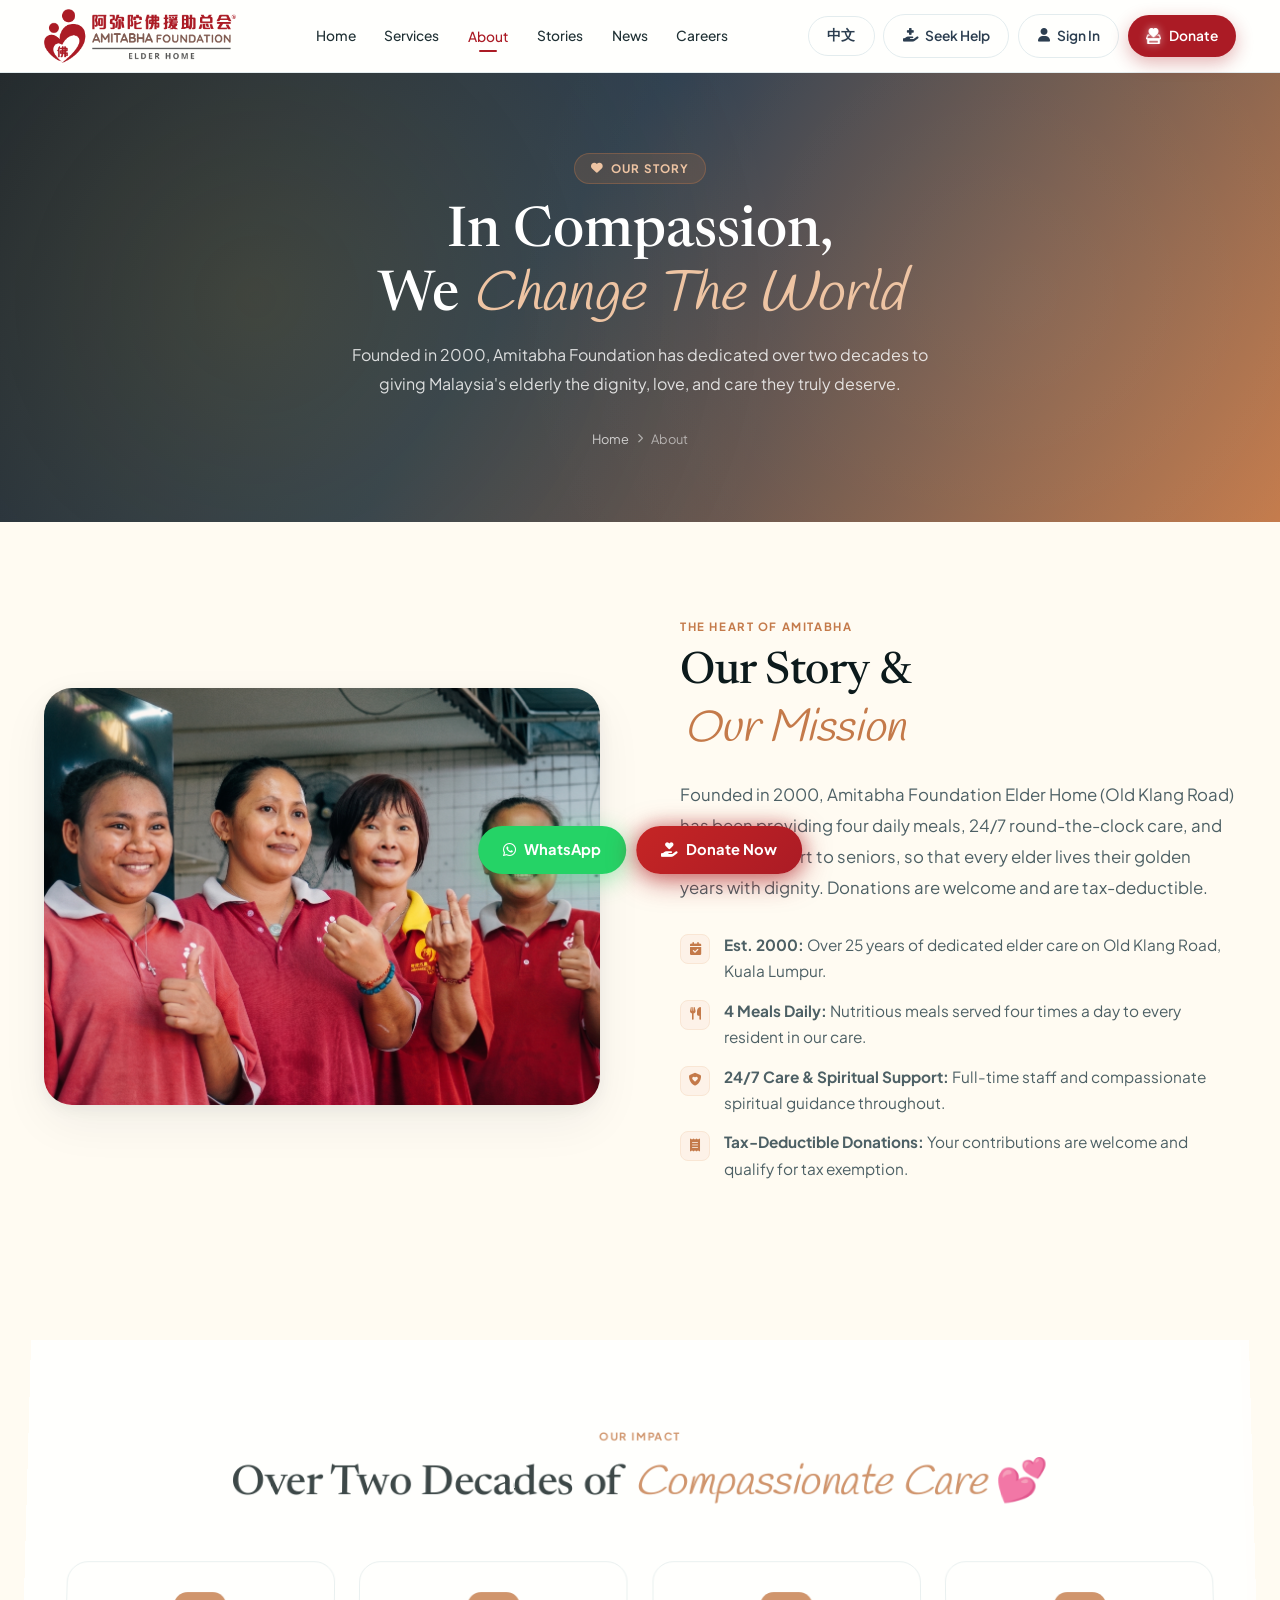
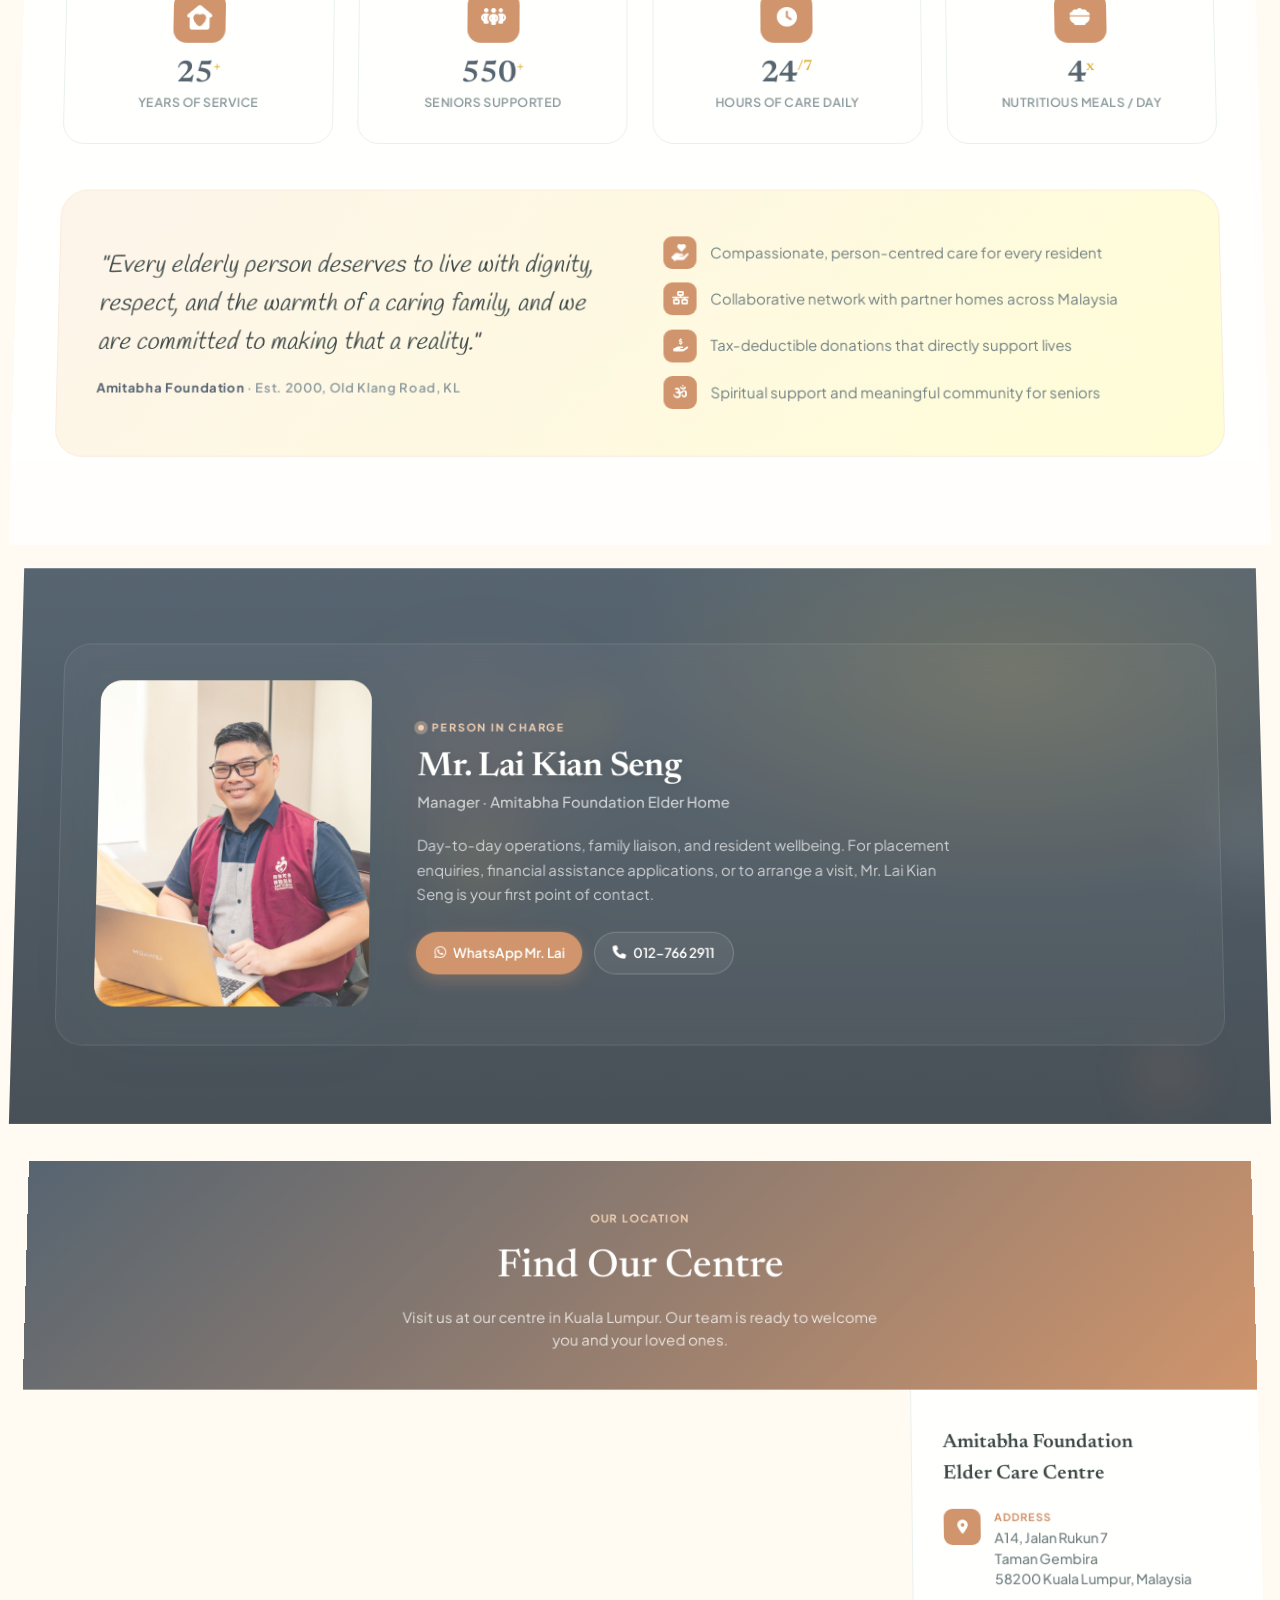
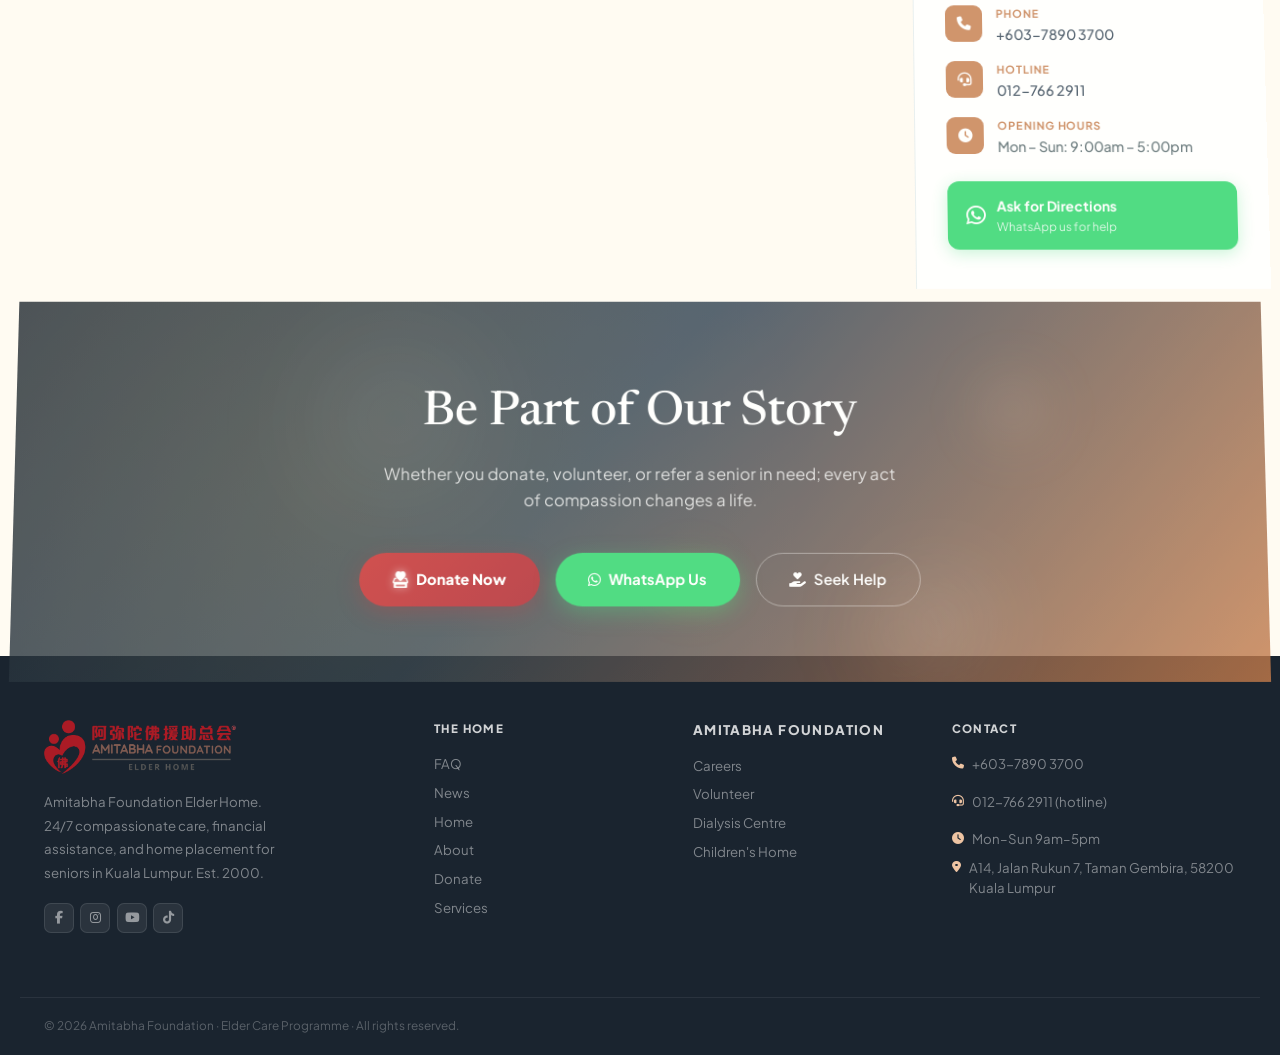
<file: about.html>
﻿<!DOCTYPE html>
<html lang="en" data-zh-title="about.meta.title" data-zh-desc="about.meta.description">
<head>
<meta charset="UTF-8">
<meta name="viewport" content="width=device-width,initial-scale=1.0">
<title>About Us: Amitabha Foundation Elder Home</title>
<meta name="description" content="Founded in 2000, Amitabha Foundation Elder Home has dedicated over two decades to giving Malaysia's elderly the dignity, love, and care they truly deserve.">
<meta name="robots" content="index, follow">
<link rel="canonical" href="https://eldercare.amitabhafoundation.my/about">
<meta property="og:type" content="website">
<meta property="og:site_name" content="Amitabha Foundation Elder Home">
<meta property="og:url" content="https://eldercare.amitabhafoundation.my/about">
<meta property="og:title" content="About Us: Amitabha Foundation Elder Home">
<meta property="og:description" content="Founded in 2000, Amitabha Foundation Elder Home has dedicated over two decades to giving Malaysia's elderly the dignity, love, and care they truly deserve.">
<meta property="og:image" content="https://res.cloudinary.com/dwznza6l9/image/upload/q_auto/f_auto/v1778743537/Gemini_Generated_Image_l4ia4zl4ia4zl4ia_1_a6lpzp.png">
<meta property="og:image:width" content="1200">
<meta property="og:image:height" content="630">
<meta property="og:locale" content="en_MY">
<meta name="twitter:card" content="summary_large_image">
<meta name="twitter:title" content="About Us: Amitabha Foundation Elder Home">
<meta name="twitter:description" content="Founded in 2000, Amitabha Foundation Elder Home has dedicated over two decades to giving Malaysia's elderly the dignity, love, and care they truly deserve.">
<meta name="twitter:image" content="https://res.cloudinary.com/dwznza6l9/image/upload/q_auto/f_auto/v1778743537/Gemini_Generated_Image_l4ia4zl4ia4zl4ia_1_a6lpzp.png">
<link rel="icon" type="image/png" href="Photo/AF_EH%20ARGB%20LOGO%20.png">
  <link rel="icon" type="image/svg+xml" href="/favicon_io/EHKC_favicon.svg" />
  <link rel="apple-touch-icon" sizes="180x180" href="/favicon_io/apple-touch-icon.png" />
  <link rel="icon" type="image/png" sizes="32x32" href="/favicon_io/favicon-32x32.png" />
  <link rel="icon" type="image/png" sizes="16x16" href="/favicon_io/favicon-16x16.png" />
  <link rel="shortcut icon" href="/favicon.ico" />
  <link rel="manifest" href="/site.webmanifest" />
<link rel="preconnect" href="https://fonts.googleapis.com">
<link rel="preconnect" href="https://fonts.gstatic.com" crossorigin>
<script src="api-client.js"></script>
<link href="https://fonts.googleapis.com/css2?family=Plus+Jakarta+Sans:wght@400;500;600;700;800&family=Newsreader:ital,opsz,wght@0,6..72,400;0,6..72,500;0,6..72,600;1,6..72,400;1,6..72,500&display=swap" rel="stylesheet">
<link href="https://cdnjs.cloudflare.com/ajax/libs/font-awesome/6.5.0/css/all.min.css" rel="stylesheet">
<link rel="stylesheet" href="animations.css">
<style>
*,*::before,*::after{margin:0;padding:0;box-sizing:border-box}
:root{
  --teal-900:#1a242f;--teal-800:#2c3e50;--teal-700:#c47a4a;
  --teal-600:#d68d5b;--teal-500:#e3a681;--teal-400:#eec4a3;
  --teal-100:#f9e6d4;--teal-50:#fdf2e8;--teal-25:#fffaf3;
  --gold:#daa520;--gold-d:#b8881a;--gold-l:#f0c75e;
  --ink-900:#0c1a1c;--ink-700:#1f3034;--ink-500:#4d6065;--ink-400:#6e8087;
  --line:#e3ecee;--bg:#fffbf2;--cream:#fffdd0;
  --r:14px;--r-lg:22px;--r-xl:28px;
  --shadow-sm:0 1px 2px rgba(10,40,45,.04),0 2px 8px rgba(10,40,45,.04);
  --shadow:0 4px 16px rgba(10,40,45,.06),0 18px 48px rgba(10,40,45,.06);
  --shadow-lg:0 24px 64px rgba(6,59,61,.14);
  --t:.32s cubic-bezier(.4,0,.2,1);
  --max:1240px;--header-h:72px;
  --sans:"Plus Jakarta Sans",system-ui,sans-serif;
  --serif:"Newsreader",Georgia,serif;
}
html{scroll-behavior:smooth}
html{overflow-x:hidden;max-width:100%}
body{font-family:var(--sans);color:var(--ink-700);background:var(--bg);line-height:1.6;-webkit-font-smoothing:antialiased;overflow-x:hidden}
img{display:block;max-width:100%}
a{color:inherit;text-decoration:none}
ul{list-style:none}
button{font-family:inherit;cursor:pointer;border:none;background:none}

/* Topbar */
/* Header */
header{position:sticky;top:0;z-index:80;background:rgba(255,255,255,.86);backdrop-filter:saturate(160%) blur(18px);-webkit-backdrop-filter:saturate(160%) blur(18px);border-bottom:1px solid var(--line);transition:box-shadow var(--t),background var(--t)}
header.scrolled{background:rgba(255,255,255,.96);box-shadow:0 2px 18px rgba(10,40,45,.06)}
.hdr{max-width:var(--max);margin:auto;padding:0 1.5rem;height:var(--header-h);display:flex;align-items:center;justify-content:space-between;gap:1.2rem}
.brand{display:flex;align-items:center;gap:.7rem}
.brand img{height:54px;width:auto;display:block;object-fit:contain}
.nav{display:flex;gap:.1rem;align-items:center}
.nav a{font-size:.86rem;font-weight:500;color:var(--ink-700);padding:.5rem .85rem;border-radius:8px;transition:color .3s,background .3s}
.nav a:hover{background:rgba(247,230,233,.5);color:#ab1b25}
.nav a.on{color:#ab1b25;background:transparent}
.nav a.on::after{content:"";display:block;width:18px;height:2px;border-radius:2px;background:#ab1b25;margin:2px auto -6px}
.hdr-r{display:flex;align-items:center;gap:.55rem}
.btn{display:inline-flex;align-items:center;gap:.45rem;font-family:inherit;font-weight:600;font-size:.86rem;padding:.62rem 1.15rem;border-radius:999px;transition:all var(--t);white-space:nowrap}
.btn-ghost{color:var(--teal-800);border:1px solid var(--line)}
.btn-primary{background:var(--teal-700);color:#fff;box-shadow:0 6px 18px rgba(196,122,74,.32)}
.btn-primary:hover{background:var(--teal-700);transform:none;box-shadow:0 6px 18px rgba(196,122,74,.32)}
.btn-ghost:hover{background:rgba(196,122,74,.13);border-color:var(--teal-700);color:var(--teal-700)}
.btn-coral{color:#fff;background:#ab1b25;box-shadow:0 6px 18px rgba(171,26,31,.32)}
.btn-coral:hover{background:#8f1619}
.burger{display:none;flex-direction:column;gap:5px;padding:.5rem;cursor:pointer}
.burger span{width:22px;height:2px;background:var(--teal-800);border-radius:2px;transition:all var(--t)}
.burger.open span:nth-child(1){transform:translateY(7px) rotate(45deg)}
.burger.open span:nth-child(2){opacity:0}
.burger.open span:nth-child(3){transform:translateY(-7px) rotate(-45deg)}
.mob-menu{display:none;flex-direction:column;background:#fff;border-top:1px solid var(--line);padding:.6rem 1.5rem 1.2rem}
.mob-menu.open{display:flex}
.mob-menu a{padding:.7rem .3rem;font-size:.95rem;color:var(--ink-700);border-bottom:1px solid var(--line)}
.mob-menu a:last-child{border-bottom:none}

/* Page Hero */
.page-hero{background:linear-gradient(125deg,var(--teal-900) 0%,var(--teal-800) 42%,var(--teal-700) 100%);padding:5rem 1.5rem 4.5rem;text-align:center;position:relative;overflow:hidden}
.page-hero::before{content:'';position:absolute;inset:0;background:radial-gradient(circle at 20% 50%,rgba(218,165,32,.15),transparent 50%),radial-gradient(circle at 80% 50%,rgba(255,255,255,.05),transparent 50%)}
.page-hero-in{position:relative;z-index:1;max-width:760px;margin:auto}
.page-pill{display:inline-flex;align-items:center;gap:.45rem;background:rgba(196,122,74,.18);border:1px solid rgba(196,122,74,.35);color:#eec4a3;padding:.32rem .95rem;border-radius:50px;font-size:.73rem;font-weight:700;letter-spacing:.1em;text-transform:uppercase;margin-bottom:1.2rem}
.page-hero h1{font-family:var(--serif);font-size:clamp(2.2rem,5vw,3.6rem);font-weight:500;color:#fff;line-height:1.1;margin-bottom:.8rem}
.page-hero h1 em{font-style:italic;color:#eec4a3}
.page-hero p{font-size:1rem;color:rgba(255,255,255,.82);max-width:580px;margin:0 auto 1.6rem;line-height:1.8}
.breadcrumb{display:inline-flex;align-items:center;gap:.5rem;font-size:.8rem;color:rgba(255,255,255,.55)}
.breadcrumb a{color:rgba(255,255,255,.72);transition:color var(--t)}
.breadcrumb i{font-size:.6rem}

/* Section */
.sec{padding:6rem 0}
.sec-alt{background:#fff}
.wrap{max-width:var(--max);margin:auto;padding:0 1.5rem}
.eyebrow{display:inline-flex;align-items:center;gap:.5rem;font-size:.71rem;font-weight:700;letter-spacing:.14em;text-transform:uppercase;color:var(--teal-700);margin-bottom:.7rem}
.section-h{font-family:var(--serif);font-size:clamp(2rem,4vw,3rem);font-weight:500;color:var(--ink-900);line-height:1.15;margin-bottom:.9rem;letter-spacing:-.01em}
.section-h em{color:#c47a4a;font-style:italic;background:none!important;-webkit-background-clip:unset!important;background-clip:unset!important;animation:none!important;text-shadow:none!important;overflow:visible;padding-bottom:.12em;padding-left:.08em;display:inline-block;line-height:1.35}
.section-p{font-size:1rem;color:var(--ink-500);max-width:580px;line-height:1.85;margin-bottom:.8rem}

/* About Grid */
.about-grid{display:grid;grid-template-columns:1fr 1fr;gap:5rem;align-items:center}
.story-img{position:relative;border-radius:var(--r-xl);overflow:hidden;aspect-ratio:4/3;background:linear-gradient(135deg,var(--teal-100),var(--teal-50));box-shadow:var(--shadow);display:flex;align-items:center;justify-content:center}
.story-img::before{content:'';position:absolute;top:-12px;left:-12px;right:12px;bottom:-12px;border:2px solid var(--gold);border-radius:var(--r-xl);opacity:.4;z-index:0}
.story-img-ph{display:flex;flex-direction:column;align-items:center;gap:.7rem;color:var(--teal-700);opacity:.4;position:relative;z-index:1}
.story-img-ph i{font-size:4rem}
.story-img-ph p{font-size:.85rem;font-weight:500}
.story-badge{position:absolute;bottom:-18px;left:-18px;z-index:2;background:linear-gradient(135deg,var(--teal-700),var(--teal-800));color:#fff;border-radius:var(--r-lg);padding:1.1rem 1.3rem;text-align:center;box-shadow:var(--shadow)}
.story-badge .bn{font-family:var(--serif);font-size:2.1rem;font-weight:600;line-height:1}
.story-badge .bl{font-size:.68rem;text-transform:uppercase;letter-spacing:.06em;color:rgba(255,255,255,.7);margin-top:.18rem}
.value-list{margin-top:1.8rem;display:flex;flex-direction:column;gap:.85rem}
.v-item{display:flex;align-items:flex-start;gap:.9rem;font-size:.96rem;color:var(--ink-500);line-height:1.7}
.v-icon{width:30px;height:30px;border-radius:8px;flex-shrink:0;margin-top:.12rem;background:var(--teal-50);border:1px solid var(--teal-100);display:flex;align-items:center;justify-content:center;color:var(--teal-700);font-size:.8rem;transition:all var(--t)}
.v-item:hover .v-icon{background:var(--teal-700);color:#fff;border-color:var(--teal-700)}

/* Milestones */
.milestones-grid{display:grid;grid-template-columns:repeat(4,1fr);gap:1.5rem;margin-top:3rem}
.milestone-card{background:#fff;border-radius:var(--r-lg);padding:2rem 1.5rem;text-align:center;border:1px solid var(--line);transition:all var(--t)}
.milestone-card:hover{transform:translateY(-5px);box-shadow:var(--shadow);border-color:var(--teal-100)}
.milestone-icon{width:54px;height:54px;border-radius:14px;background:var(--teal-700);display:flex;align-items:center;justify-content:center;color:#fff;font-size:1.3rem;margin:0 auto 1.1rem}
.milestone-num{font-family:var(--serif);font-size:2rem;font-weight:600;color:var(--teal-800);line-height:1;margin-bottom:.25rem}
.milestone-num sup{font-size:1rem;color:var(--gold)}
.milestone-label{font-size:.8rem;color:var(--ink-400);font-weight:600;letter-spacing:.04em;text-transform:uppercase}

/* Mission Strip */
.mission-strip{background:linear-gradient(135deg,var(--teal-50),var(--cream));border-radius:var(--r-xl);padding:3rem 2.5rem;display:grid;grid-template-columns:1fr 1fr;gap:3rem;align-items:center;margin-top:3rem;border:1px solid var(--teal-100)}
.mission-quote{font-family:"Handlee",cursive;font-size:1.55rem;font-style:italic;color:var(--ink-900);line-height:1.6;margin-bottom:1rem}
.mission-attr{font-size:.82rem;color:var(--ink-400);font-weight:600;letter-spacing:.05em}
.mission-attr strong{color:var(--teal-800)}
.mission-points{display:flex;flex-direction:column;gap:.9rem}
.mp{display:flex;align-items:center;gap:.85rem;font-size:.95rem;color:var(--ink-500)}
.mp-icon{width:34px;height:34px;border-radius:9px;flex-shrink:0;background:var(--teal-700);display:flex;align-items:center;justify-content:center;color:#fff;font-size:.85rem}

/* CTA Band */
.cta-band{background:linear-gradient(130deg,var(--teal-900) 0%,var(--teal-800) 45%,var(--teal-700) 100%);padding:5rem 0;text-align:center;position:relative;overflow:hidden}
.cta-band::before{content:'';position:absolute;inset:0;background:radial-gradient(circle at 25% 50%,rgba(218,165,32,.12),transparent 50%)}
.cta-band h2{font-family:var(--serif);font-size:clamp(2rem,4vw,3.1rem);font-weight:500;color:#fff;margin-bottom:.7rem;position:relative}
.cta-band p{color:rgba(255,255,255,.78);font-size:1.05rem;max-width:540px;margin:0 auto 2.5rem;position:relative}
.cta-btns{display:flex;gap:1rem;justify-content:center;flex-wrap:wrap;position:relative}
.btn-cta-gold{padding:.9rem 2.1rem;background:linear-gradient(135deg,#c52525,#ab1b25);color:#fff;border-radius:999px;font-family:var(--sans);font-weight:800;font-size:.94rem;display:inline-flex;align-items:center;gap:.5rem;box-shadow:0 6px 22px rgba(171,26,31,.38);transition:all var(--t);border:none}
.btn-cta-gold:hover{transform:translateY(-3px);box-shadow:0 12px 32px rgba(171,26,31,.52)}
.btn-cta-wa{padding:.9rem 2.1rem;background:#25d366;color:#fff;border-radius:999px;font-family:var(--sans);font-weight:700;font-size:.94rem;display:inline-flex;align-items:center;gap:.5rem;box-shadow:0 6px 22px rgba(37,211,102,.38);transition:all var(--t)}
.btn-cta-wa:hover{background:#1ebe5a;transform:translateY(-3px)}
.btn-cta-out{padding:.9rem 2.1rem;border:1.5px solid rgba(255,255,255,.4);color:#fff;border-radius:999px;font-family:var(--sans);font-weight:600;font-size:.94rem;display:inline-flex;align-items:center;gap:.5rem;transition:all var(--t)}
.btn-cta-out:hover{background:rgba(255,255,255,.1);border-color:#fff}

/* PERSON IN CHARGE */
.pic-band{background:linear-gradient(180deg,var(--teal-800) 0%,var(--teal-900) 100%);padding:5rem 0;color:#fff;position:relative;overflow:hidden}
.pic-band::before{content:"";position:absolute;inset:0;background:radial-gradient(700px 400px at 80% 20%,rgba(218,165,32,.18),transparent 60%);pointer-events:none}
.pic-grid{position:relative}
.pic-card{display:grid;grid-template-columns:280px 1fr;gap:3rem;align-items:center;background:rgba(255,255,255,.04);border:1px solid rgba(255,255,255,.1);border-radius:var(--r-xl);padding:2.4rem;backdrop-filter:blur(14px)}
.pic-photo{position:relative;width:280px;height:340px;border-radius:var(--r-lg);overflow:hidden;background:linear-gradient(135deg,var(--teal-600),var(--teal-800));box-shadow:var(--shadow-lg)}
.pic-photo img{width:100%;height:100%;object-fit:cover;display:block}
.pic-meta{color:#fff}
.pic-eyebrow{display:inline-flex;align-items:center;gap:.5rem;font-size:.7rem;font-weight:700;letter-spacing:.16em;text-transform:uppercase;color:var(--teal-400);margin-bottom:.85rem}
.pic-eyebrow .dot{width:6px;height:6px;border-radius:50%;background:var(--teal-400);box-shadow:0 0 0 4px rgba(238,196,163,.35)}
.pic-name{font-family:var(--serif);font-weight:600;font-size:2.2rem;letter-spacing:-.015em;line-height:1.1;color:#fff;margin-bottom:.3rem;text-shadow:0 2px 8px rgba(0,0,0,.2)}
.pic-role{font-size:.95rem;color:rgba(255,255,255,.72);margin-bottom:1.2rem;font-weight:500}
.pic-bio{font-size:.95rem;color:rgba(255,255,255,.72);line-height:1.7;margin-bottom:1.6rem;max-width:560px}
.pic-actions{display:flex;gap:.7rem;flex-wrap:wrap}

/* LOCATION MAP */
.map-section{padding:0}
.map-header{background:linear-gradient(135deg,var(--teal-800),var(--teal-700));padding:3rem 1.5rem 2.5rem;text-align:center}
.map-header h2{font-family:var(--serif);font-size:clamp(1.8rem,3.5vw,2.6rem);font-weight:500;color:#fff;margin-bottom:.5rem}
.map-header p{color:rgba(255,255,255,.78);font-size:.97rem;max-width:520px;margin:0 auto}
.map-body{display:grid;grid-template-columns:1fr 360px;max-width:100%}
.map-iframe-wrap{position:relative;height:400px;overflow:hidden}
.map-iframe-wrap iframe{width:100%;height:100%;border:none;display:block}
.map-info{background:#fff;padding:2.5rem 2rem;display:flex;flex-direction:column;justify-content:center;gap:1rem;border-left:1px solid var(--line)}
.map-info h3{font-family:var(--serif);font-size:1.3rem;font-weight:600;color:var(--ink-900);margin-bottom:.2rem}
.mi-row{display:flex;align-items:flex-start;gap:.9rem}
.mi-ico{width:38px;height:38px;border-radius:9px;flex-shrink:0;background:var(--teal-700);display:flex;align-items:center;justify-content:center;color:#fff;font-size:.9rem}
.mi-body .lb{font-size:.7rem;font-weight:700;letter-spacing:.08em;text-transform:uppercase;color:var(--teal-700);margin-bottom:.15rem}
.mi-body .vl{font-size:.9rem;color:var(--ink-500);font-weight:500;line-height:1.5}
.mi-body a{color:var(--teal-800)}.mi-body a:hover{color:var(--teal-700)}
.map-cta{display:flex;align-items:center;gap:.7rem;margin-top:.5rem;padding:.9rem 1.2rem;background:#25d366;border-radius:12px;color:#fff;box-shadow:0 4px 16px rgba(37,211,102,.3);transition:all var(--t)}
.map-cta:hover{background:#1ebe5a;transform:translateY(-2px)}
.map-cta i{font-size:1.4rem}
.map-cta .mc-t{font-weight:700;font-size:.88rem}
.map-cta .mc-s{font-size:.75rem;color:rgba(255,255,255,.78)}

/* FOOTER */
footer{background:var(--teal-900);color:rgba(255,255,255,.5)}
.foot-top{max-width:var(--max);margin:auto;padding:3.5rem 1.5rem 2.5rem;display:grid;grid-template-columns:1.6fr 1fr 1fr 1.3fr;gap:2.5rem}
.foot-brand img{height:54px;width:auto;display:block;object-fit:contain;margin-bottom:1rem}
.foot-brand p{font-size:.83rem;line-height:1.8;color:rgba(255,255,255,.45);max-width:240px;margin-bottom:1.1rem}
.foot-soc{display:flex;gap:.4rem}
.foot-soc a{width:30px;height:30px;border-radius:7px;background:rgba(255,255,255,.07);border:1px solid rgba(255,255,255,.1);color:rgba(255,255,255,.5);display:inline-flex;align-items:center;justify-content:center;font-size:.8rem;transition:all var(--t)}
.foot-soc a:hover{background:var(--teal-700);color:#fff;border-color:var(--teal-700);transform:translateY(-2px)}
.foot-col h4{font-size:.72rem;font-weight:800;letter-spacing:.12em;text-transform:uppercase;color:rgba(255,255,255,.8);margin-bottom:1rem}
.foot-col a,.foot-col .fci{display:flex;align-items:flex-start;gap:.5rem;font-size:.83rem;color:rgba(255,255,255,.45);margin-bottom:.55rem;transition:color var(--t);line-height:1.5}
.foot-col a:hover{color:rgba(255,255,255,.85)}
.foot-col .fci i{color:var(--teal-400);font-size:.75rem;margin-top:.2rem;flex-shrink:0}
.foot-col a i{color:var(--teal-400);font-size:.75rem;flex-shrink:0}
.foot-bot{max-width:var(--max);margin:auto;padding:1.1rem 1.5rem;border-top:1px solid rgba(255,255,255,.07);display:flex;align-items:center;justify-content:space-between;flex-wrap:wrap;gap:.6rem}
.foot-bot p{font-size:.74rem;color:rgba(255,255,255,.28)}

/* Float WA */
.float-bar{position:fixed;bottom:1.6rem;left:50%;transform:translateX(-50%);z-index:999;display:flex;gap:.65rem;align-items:center}
.float-wa{display:inline-flex;align-items:center;gap:.5rem;padding:.78rem 1.55rem;border-radius:999px;font-weight:700;font-size:.92rem;font-family:var(--sans);white-space:nowrap;transition:all var(--t);background:#25d366;color:#fff;box-shadow:0 6px 24px rgba(37,211,102,.42);text-decoration:none}
.float-wa:hover{background:#1ebe5a;transform:translateY(-3px);box-shadow:0 10px 30px rgba(37,211,102,.58)}
.float-donate{display:inline-flex;align-items:center;gap:.5rem;padding:.78rem 1.55rem;border-radius:999px;font-weight:700;font-size:.92rem;font-family:var(--sans);white-space:nowrap;transition:all var(--t);background:linear-gradient(135deg,#c52525,#ab1b25);color:#fff;box-shadow:0 6px 28px rgba(171,26,31,.6),0 0 18px rgba(171,26,31,.35);animation:donatePulse 2.8s ease-in-out infinite;text-decoration:none}
.float-donate:hover{background:#8f1419;transform:translateY(-3px);box-shadow:0 10px 30px rgba(171,26,31,.55);animation-play-state:paused}
@keyframes donatePulse{0%,100%{box-shadow:0 6px 28px rgba(171,26,31,.6),0 0 16px rgba(171,26,31,.4),0 0 0 0 rgba(171,26,31,.0)}50%{box-shadow:0 8px 36px rgba(171,26,31,.8),0 0 40px rgba(171,26,31,.55),0 0 0 10px rgba(171,26,31,.12)}}
@media(max-width:640px){.float-bar{left:auto;right:1.2rem;transform:none;bottom:1.4rem;flex-direction:column;gap:.5rem}.float-wa,.float-donate{width:52px;height:52px;padding:0;border-radius:50%;justify-content:center;font-size:1.35rem}.float-wa .fl-label,.float-donate .fl-label{display:none}}

/* AOS */
.aos{opacity:0;transform:translateY(28px);transition:opacity .8s ease,transform .8s cubic-bezier(.2,.7,.3,1)}
.aos-l{opacity:0;transform:translateX(-28px);transition:opacity .8s ease,transform .8s cubic-bezier(.2,.7,.3,1)}
.aos-r{opacity:0;transform:translateX(28px);transition:opacity .8s ease,transform .8s cubic-bezier(.2,.7,.3,1)}
.aos.in,.aos-l.in,.aos-r.in{opacity:1;transform:none}
.d1{transition-delay:.08s}.d2{transition-delay:.16s}.d3{transition-delay:.24s}

@media(max-width:1024px){
  .nav{display:none}.burger{display:flex}.hdr-r .btn-ghost{display:none}
  .about-grid{grid-template-columns:1fr;gap:3rem}
  .story-img{max-width:460px;margin:auto}
  .milestones-grid{grid-template-columns:1fr 1fr}
  .mission-strip{grid-template-columns:1fr}
  .foot-top{grid-template-columns:1fr 1fr}
  .map-body{grid-template-columns:1fr}
  .map-info{border-left:none;border-top:1px solid var(--line)}
  .map-iframe-wrap{height:280px}
}
@media(max-width:900px){
  .pic-card{grid-template-columns:1fr;gap:1.6rem;padding:1.6rem;text-align:center}
  .pic-photo{margin:auto;width:200px;height:240px}
  .pic-actions{justify-content:center}
}
@media(max-width:640px){
  .sec{padding:3.5rem 0}
  .milestones-grid{grid-template-columns:1fr 1fr}
  .cta-band{padding:3.5rem 0}.cta-btns{flex-direction:column;align-items:center}
  .foot-top{grid-template-columns:1fr}
  .foot-bot{flex-direction:column;text-align:center}
  .mission-strip{padding:2rem 1.2rem}
}
@media(max-width:480px){
  .sec{padding:2.5rem 0}
  .wrap{padding:0 1.1rem}
  .cta-btns>*{width:100%;justify-content:center}
  h2.section-h{font-size:clamp(1.5rem,6vw,2rem)}
  .btn-lg{padding:.75rem 1.3rem;font-size:.88rem}
}</style>
<style>
@keyframes donateGlow{0%,100%{box-shadow:0 4px 18px rgba(171,26,31,.5),0 0 0 0 rgba(171,26,31,0)}50%{box-shadow:0 6px 28px rgba(171,26,31,.85),0 0 24px rgba(171,26,31,.5),0 0 0 8px rgba(171,26,31,.13)}}
.btn-cta-gold,.btn-coral{animation:donateGlow 2.5s ease-in-out infinite}
.donate-img{height:1.1em;width:auto;display:block;filter:brightness(0) invert(1) drop-shadow(0 0 4px rgba(255,255,255,.6))}
.donate-img-plain{height:1.1em;width:auto;vertical-align:middle;display:inline-block}
</style>
<link rel="stylesheet" href="responsive.css">
<script type="application/ld+json">
{
  "@context": "https://schema.org",
  "@type": "AboutPage",
  "name": "About Amitabha Foundation Elder Home",
  "url": "https://eldercare.amitabhafoundation.my/about",
  "description": "Founded in 2000, Amitabha Foundation Elder Home has dedicated over two decades to giving Malaysia's elderly the dignity, love, and care they truly deserve.",
  "about": {
    "@type": "Organization",
    "name": "Amitabha Foundation Elder Home",
    "foundingDate": "2000",
    "address": {
      "@type": "PostalAddress",
      "streetAddress": "A14, Jalan Rukun 7, Taman Gembira",
      "addressLocality": "Kuala Lumpur",
      "postalCode": "58200",
      "addressCountry": "MY"
    }
  }
}
</script>
</head>
<body>

<!-- HEADER -->
<header id="hdr">
  <div class="hdr">
    <a href="/" class="brand">
      <img src="Photo/AF_EH%20ARGB%20LOGO%20.png" alt="Amitabha Foundation Elder Home">
    </a>
    <nav class="nav">
      <a href="/" data-i18n="nav.home">Home</a>
      <a href="/services" data-i18n="nav.services">Services</a>
      <a href="/about" class="on" data-i18n="nav.about">About</a>
      <a href="/stories" data-i18n="nav.stories">Stories</a>

      <a href="/blog" data-i18n="nav.news">News</a>
      <a href="/jobs" data-i18n="nav.careers">Careers</a>
    </nav>
    <div class="hdr-r">
      <button class="lang-toggle btn btn-ghost" id="lang-toggle-desk">中文</button>
      <a href="https://wa.me/60127662911?text=I%20need%20help%20with%20elder%20care%20and%20support." class="btn btn-ghost"><i class="fa fa-hand-holding-medical"></i> <span data-i18n="nav.seekHelp">Seek Help</span></a>
      <div id="nav-auth"><a href="/login" class="btn btn-ghost"><i class="fa fa-user"></i> <span data-i18n="nav.signIn">Sign In</span></a></div>
      <a href="https://m.amitabhafoundation.my/en/donation" class="btn btn-coral" target="_blank" rel="noopener"><img src="Photo/Repair%20scenshot%20website/Donation%201.png" class="donate-img" alt=""> <span data-i18n="nav.donate">Donate</span></a>
      <button class="burger" id="burger" aria-label="Menu"><span></span><span></span><span></span></button>
    </div>
  </div>
  <nav class="mob-menu" id="mob-menu">
    <a href="/" data-i18n="nav.home">Home</a>
    <a href="/services" data-i18n="nav.services">Services</a>
    <a href="/about" data-i18n="nav.about">About</a>
    <a href="/stories" data-i18n="nav.stories">Stories</a>

    <a href="/blog" data-i18n="nav.news">News</a>
    <a href="/jobs" data-i18n="nav.careers">Careers</a>
    <a href="/login" id="mob-signin"><i class="fa fa-user"></i> <span data-i18n="nav.signIn">Sign In</span></a>
    <a href="https://wa.me/60127662911?text=I%20need%20help%20with%20elder%20care%20and%20support." style="color:var(--teal-700);font-weight:700"><i class="fa fa-hand-holding-medical"></i> <span data-i18n="nav.seekHelp">Seek Help</span></a>
    <a href="https://m.amitabhafoundation.my/en/donation" target="_blank" rel="noopener" style="color:#ab1b25;font-weight:700"><img src="Photo/Repair%20scenshot%20website/Donation%201.png" class="donate-img-plain" alt=""> <span data-i18n="nav.donateNow">Donate Now</span></a>
    <button class="lang-toggle btn btn-ghost" style="width:100%;text-align:left;margin-top:.5rem">中文</button>
  </nav>
</header>

<!-- PAGE HERO -->
<div class="page-hero">
  <div class="page-hero-in">
    <div class="page-pill"><i class="fa fa-heart"></i> <span data-i18n="about.hero.pill">Our Story</span></div>
    <h1 data-i18n-html="about.hero.h1">In Compassion,<br>We <em>Change The World</em></h1>
    <p data-i18n="about.hero.p">Founded in 2000, Amitabha Foundation has dedicated over two decades to giving Malaysia's elderly the dignity, love, and care they truly deserve.</p>
    <div class="breadcrumb"><a href="/" data-i18n="nav.home">Home</a><i class="fa fa-chevron-right"></i><span data-i18n="nav.about">About</span></div>
  </div>
</div>

<!-- ABOUT STORY -->
<section class="sec" id="about">
  <div class="wrap">
    <div class="about-grid">
      <div class="story-img aos-l">
        <img src="Photo/Ehkc%20photo/Gemini_Generated_Image_gl22dmgl22dmgl22.png" alt="Caretakers of Amitabha Foundation Elder Home" style="position:absolute;inset:0;width:100%;height:100%;object-fit:cover;z-index:1;display:block">
      </div>
      <div class="aos-r d1">
        <div class="eyebrow" data-i18n="about.story.eyebrow">The Heart of Amitabha</div>
        <h2 class="section-h" data-i18n-html="about.story.h2">Our Story &amp;<br><em>Our Mission</em></h2>
        <p class="section-p" data-i18n="about.story.p">Founded in 2000, Amitabha Foundation Elder Home (Old Klang Road) has been providing four daily meals, 24/7 round-the-clock care, and spiritual support to seniors, so that every elder lives their golden years with dignity. Donations are welcome and are tax-deductible.</p>
        <ul class="value-list">
          <li class="v-item"><div class="v-icon"><i class="fa fa-calendar-check"></i></div><span data-i18n-html="about.value1"><strong>Est. 2000:</strong> Over 25 years of dedicated elder care on Old Klang Road, Kuala Lumpur.</span></li>
          <li class="v-item"><div class="v-icon"><i class="fa fa-utensils"></i></div><span data-i18n-html="about.value2"><strong>4 Meals Daily:</strong> Nutritious meals served four times a day to every resident in our care.</span></li>
          <li class="v-item"><div class="v-icon"><i class="fa fa-shield-heart"></i></div><span data-i18n-html="about.value3"><strong>24/7 Care &amp; Spiritual Support:</strong> Full-time staff and compassionate spiritual guidance throughout.</span></li>
          <li class="v-item"><div class="v-icon"><i class="fa fa-receipt"></i></div><span data-i18n-html="about.value4"><strong>Tax-Deductible Donations:</strong> Your contributions are welcome and qualify for tax exemption.</span></li>
        </ul>
      </div>
    </div>
  </div>
</section>

<!-- MILESTONES -->
<section class="sec sec-alt">
  <div class="wrap">
    <div style="text-align:center;margin-bottom:3rem">
      <div class="eyebrow aos" style="justify-content:center" data-i18n="about.mile.eyebrow">Our Impact</div>
      <h2 class="section-h aos d1" data-i18n-html="about.mile.h2">Over Two Decades of <em>Compassionate Care</em> 💕</h2>
    </div>
    <div class="milestones-grid">
      <div class="milestone-card aos">
        <div class="milestone-icon"><img src="Photo/Repair%20scenshot%20website/Elderly%20Home%20Placement.png" alt="Elderly Home Placement" style="width:26px;height:26px;object-fit:contain;filter:brightness(0) invert(1)"></div>
        <div class="milestone-num">25<sup>+</sup></div>
        <div class="milestone-label" data-i18n="about.mile1.label">Years of Service</div>
      </div>
      <div class="milestone-card aos d1">
        <div class="milestone-icon"><i class="fa fa-people-group"></i></div>
        <div class="milestone-num">550<sup>+</sup></div>
        <div class="milestone-label" data-i18n="about.mile2.label">Seniors Supported</div>
      </div>
      <div class="milestone-card aos d2">
        <div class="milestone-icon"><i class="fa fa-clock"></i></div>
        <div class="milestone-num">24<sup>/7</sup></div>
        <div class="milestone-label" data-i18n="about.mile3.label">Hours of Care Daily</div>
      </div>
      <div class="milestone-card aos d3">
        <div class="milestone-icon"><i class="fa fa-bowl-food"></i></div>
        <div class="milestone-num">4<sup>x</sup></div>
        <div class="milestone-label" data-i18n="about.mile4.label">Nutritious Meals / Day</div>
      </div>
    </div>

    <div class="mission-strip">
      <div>
        <p class="mission-quote" data-i18n="about.mission.quote">"Every elderly person deserves to live with dignity, respect, and the warmth of a caring family, and we are committed to making that a reality."</p>
        <p class="mission-attr" data-i18n-html="about.mission.attr"><strong>Amitabha Foundation</strong> · Est. 2000, Old Klang Road, KL</p>
      </div>
      <div class="mission-points">
        <div class="mp"><div class="mp-icon"><img src="Photo/Repair%20scenshot%20website/Compassion.png" alt="" style="width:18px;height:18px;object-fit:contain;filter:brightness(0) invert(1)"></div><span data-i18n="about.mp1">Compassionate, person-centred care for every resident</span></div>
        <div class="mp"><div class="mp-icon"><i class="fa fa-network-wired"></i></div><span data-i18n="about.mp2">Collaborative network with partner homes across Malaysia</span></div>
        <div class="mp"><div class="mp-icon"><i class="fa fa-hand-holding-dollar"></i></div><span data-i18n="about.mp3">Tax-deductible donations that directly support lives</span></div>
        <div class="mp"><div class="mp-icon"><i class="fa fa-om"></i></div><span data-i18n="about.mp4">Spiritual support and meaningful community for seniors</span></div>
      </div>
    </div>
  </div>
</section>

<!-- PERSON IN CHARGE -->
<section class="pic-band">
  <div class="wrap">
    <div class="pic-grid">
      <div class="pic-card">
        <div class="pic-photo"><img src="Photo/EHKC%20CORPORATE/_DSC3358.jpg" alt="Mr. Lai Kian Seng, Manager of Amitabha Foundation Elder Home" loading="lazy"></div>
        <div class="pic-meta">
          <div class="pic-eyebrow"><span class="dot"></span> <span data-i18n="pic.eyebrow">Person in charge</span></div>
          <h3 class="pic-name" data-i18n="pic.name">Mr. Lai Kian Seng</h3>
          <div class="pic-role" data-i18n="pic.role">Manager · Amitabha Foundation Elder Home</div>
          <p class="pic-bio" data-i18n="pic.bio">Day-to-day operations, family liaison, and resident wellbeing. For placement enquiries, financial assistance applications, or to arrange a visit, Mr. Lai Kian Seng is your first point of contact.</p>
          <div class="pic-actions">
            <a href="https://wa.me/60127662911" class="btn btn-primary" target="_blank" rel="noopener"><i class="fab fa-whatsapp"></i> <span data-i18n="pic.cta">WhatsApp Mr. Lai</span></a>
            <a href="tel:+60127662911" class="btn btn-ghost" style="background:rgba(255,255,255,.06);color:#fff;border-color:rgba(255,255,255,.2)"><i class="fa fa-phone"></i> 012-766 2911</a>
          </div>
        </div>
      </div>
    </div>
  </div>
</section>

<!-- LOCATION MAP -->
<div class="map-section" id="location">
  <div class="map-header">
    <div class="eyebrow" style="display:inline-flex;align-items:center;gap:.4rem;font-size:.72rem;font-weight:700;letter-spacing:.12em;text-transform:uppercase;color:#eec4a3;margin-bottom:.6rem" data-i18n="loc.eyebrow">Our Location</div>
    <h2 data-i18n="loc.h2">Find Our Centre</h2>
    <p data-i18n="loc.p">Visit us at our centre in Kuala Lumpur. Our team is ready to welcome you and your loved ones.</p>
  </div>
  <div class="map-body">
    <div class="map-iframe-wrap">
      <iframe src="https://maps.google.com/maps?q=Taman+Gembira+Jalan+Rukun+7+58200+Kuala+Lumpur+Malaysia&output=embed&z=16" allowfullscreen="" loading="lazy" referrerpolicy="no-referrer-when-downgrade" title="Amitabha Foundation Location"></iframe>
    </div>
    <div class="map-info">
      <h3 data-i18n-html="loc.name">Amitabha Foundation<br>Elder Care Centre</h3>
      <div class="mi-row"><div class="mi-ico"><i class="fa fa-location-dot"></i></div><div class="mi-body"><div class="lb" data-i18n="loc.addr.lb">Address</div><div class="vl">A14, Jalan Rukun 7<br>Taman Gembira<br>58200 Kuala Lumpur, Malaysia</div></div></div>
      <div class="mi-row"><div class="mi-ico"><i class="fa fa-phone"></i></div><div class="mi-body"><div class="lb" data-i18n="loc.phone.lb">Phone</div><div class="vl"><a href="tel:+60378903700">+603-7890 3700</a></div></div></div>
      <div class="mi-row"><div class="mi-ico"><i class="fa fa-headset"></i></div><div class="mi-body"><div class="lb" data-i18n="loc.hotline.lb">Hotline</div><div class="vl"><a href="tel:+60127662911">012-766 2911</a></div></div></div>
      <div class="mi-row"><div class="mi-ico"><i class="fa fa-clock"></i></div><div class="mi-body"><div class="lb" data-i18n="loc.hours.lb">Opening Hours</div><div class="vl" data-i18n="loc.hours.val">Mon – Sun: 9:00am – 5:00pm</div></div></div>
      <a class="map-cta" href="https://wa.me/60127662911?text=Hello%2C%20I%20would%20like%20to%20visit%20the%20Amitabha%20Foundation%20centre." target="_blank" rel="noopener">
        <i class="fab fa-whatsapp"></i>
        <div><div class="mc-t" data-i18n="loc.dir.title">Ask for Directions</div><div class="mc-s" data-i18n="loc.dir.sub">WhatsApp us for help</div></div>
      </a>
    </div>
  </div>
</div>

<!-- CTA BAND -->
<div class="cta-band">
  <div class="wrap">
    <h2 data-i18n="about.cta.h2">Be Part of Our Story</h2>
    <p data-i18n="about.cta.p">Whether you donate, volunteer, or refer a senior in need; every act of compassion changes a life.</p>
    <div class="cta-btns">
      <a href="https://m.amitabhafoundation.my/en/donation" class="btn-cta-gold" target="_blank" rel="noopener"><img src="Photo/Repair%20scenshot%20website/Donation%201.png" class="donate-img" alt=""> <span data-i18n="nav.donateNow">Donate Now</span></a>
      <a href="https://wa.me/60127662911?text=Hello%2C%20I%20need%20help%20with%20Elder%20Support." class="btn-cta-wa" target="_blank" rel="noopener" data-i18n-html="st.cta.wa"><i class="fab fa-whatsapp"></i> WhatsApp Us</a>
      <a href="https://wa.me/60127662911?text=I%20need%20help%20with%20elder%20care%20and%20support." class="btn-cta-out"><i class="fa fa-hand-holding-heart"></i> <span data-i18n="cta.seekHelp">Seek Help</span></a>
    </div>
  </div>
</div>

<!-- FOOTER -->
<footer>
  <div class="foot-top">
    <div class="foot-brand">
      <a href="https://amitabhafoundation.my/" target="_blank" rel="noopener"><img src="Photo/AF_EH%20ARGB%20LOGO%20.png" alt="Amitabha Foundation"></a>
      <p data-i18n="foot.p">Amitabha Foundation Elder Home. 24/7 compassionate care, financial assistance, and home placement for seniors in Kuala Lumpur. Est. 2000.</p>
      <div class="foot-soc">
        <a href="https://www.facebook.com/people/Amitabha-Foundation-Elder-Home/61578688747686/" target="_blank" rel="noopener"><i class="fab fa-facebook-f"></i></a>
        <a href="https://www.instagram.com/amitabhafoundation" target="_blank" rel="noopener"><i class="fab fa-instagram"></i></a>
        <a href="https://www.youtube.com/@amitabhafoundation" target="_blank" rel="noopener"><i class="fab fa-youtube"></i></a>
        <a href="#"><i class="fab fa-tiktok"></i></a>
      </div>
    </div>
    <div class="foot-col">
      <h4 data-i18n="foot.c1.h4">The Home</h4>
      <a href="/faq" data-i18n="foot.c1.faq">FAQ</a>
      <a href="/blog" data-i18n="foot.c1.news">News</a>
      <a href="/" data-i18n="foot.c1.home">Home</a>
      <a href="/about" data-i18n="foot.c1.about">About</a>
      <a href="https://m.amitabhafoundation.my/en/donation" target="_blank" rel="noopener" data-i18n="foot.c1.donate">Donate</a>

      <a href="/services" data-i18n="foot.c1.services">Services</a>
    </div>
    <div class="foot-col">
      <h4><a href="https://amitabhafoundation.my/" target="_blank" rel="noopener" style="color:inherit;text-decoration:none" data-i18n="foot.c2.h4">Amitabha Foundation</a></h4>
      <a href="/jobs" data-i18n="foot.c2.careers">Careers</a>
      <a href="https://wa.me/60127662911" target="_blank" rel="noopener" data-i18n="foot.c2.volunteer">Volunteer</a>
      <a href="https://amitabhafoundation.my/" target="_blank" rel="noopener" data-i18n="foot.c2.dialysis">Dialysis Centre</a>
      <a href="https://amitabhafoundation.my/" target="_blank" rel="noopener" data-i18n="foot.c2.children">Children's Home</a>
    </div>
    <div class="foot-col">
      <h4 data-i18n="foot.c3.h4">Contact</h4>
      <div class="fci"><i class="fa fa-phone"></i><a href="tel:+60378903700">+603-7890 3700</a></div>
      <div class="fci"><i class="fa fa-headset"></i><a href="tel:+60127662911">012-766 2911 (hotline)</a></div>
      <div class="fci"><i class="fa fa-clock"></i><span data-i18n="foot.c3.hours">Mon–Sun 9am–5pm</span></div>
      <div class="fci"><i class="fa fa-location-dot"></i><span>A14, Jalan Rukun 7, Taman Gembira, 58200 Kuala Lumpur</span></div>
    </div>
  </div>
  <div class="foot-bot">
    <p data-i18n="foot.copyright">© 2026 Amitabha Foundation · Elder Care Programme · All rights reserved.</p>
  </div>
</footer>

<div class="float-bar">
  <a class="float-wa" href="https://wa.me/60127662911" target="_blank" rel="noopener"><i class="fab fa-whatsapp"></i> <span class="fl-label">WhatsApp</span></a>
  <a class="float-donate" href="https://m.amitabhafoundation.my/en/donation" target="_blank" rel="noopener"><i class="fa fa-hand-holding-heart"></i> <span class="fl-label" data-i18n="float.donate">Donate Now</span></a>
</div>

<script>
const hdr=document.getElementById('hdr');
const burger=document.getElementById('burger');
const mob=document.getElementById('mob-menu');
burger.addEventListener('click',()=>{burger.classList.toggle('open');mob.classList.toggle('open');});
mob.querySelectorAll('a').forEach(a=>a.addEventListener('click',()=>{burger.classList.remove('open');mob.classList.remove('open');}));
window.addEventListener('scroll',()=>{hdr.classList.toggle('scrolled',window.scrollY>30);},{passive:true});
const aosObs=new IntersectionObserver(entries=>{entries.forEach(e=>{if(e.isIntersecting){e.target.classList.add('in');aosObs.unobserve(e.target);}});},{threshold:.12});
document.querySelectorAll('.aos,.aos-l,.aos-r').forEach(el=>aosObs.observe(el));
(async () => {
  const { data: { session } } = await sb.auth.getSession();
  if (!session) return;
  const { data: profile } = await sb.from('profiles').select('name,role').eq('id', session.user.id).single();
  const first = (profile?.name || session.user.email?.split('@')[0] || 'Account').split(' ')[0];
  const dest = profile?.role === 'admin' ? 'admin.html' : 'dashboard.html';
  const authEl = document.getElementById('nav-auth');
  const mobEl  = document.getElementById('mob-signin');
  if (authEl) authEl.innerHTML = `<a href="${dest}" class="btn btn-ghost"><i class="fa fa-user"></i> ${first}</a>`;
  if (mobEl)  { mobEl.href = dest; mobEl.innerHTML = `<i class="fa fa-user"></i> ${first}`; }
})();
</script>
<script src="lang.js"></script>
<script>if (typeof initLang === 'function') initLang();</script>
<script src="animations.js"></script>
</body>
</html>
</file>
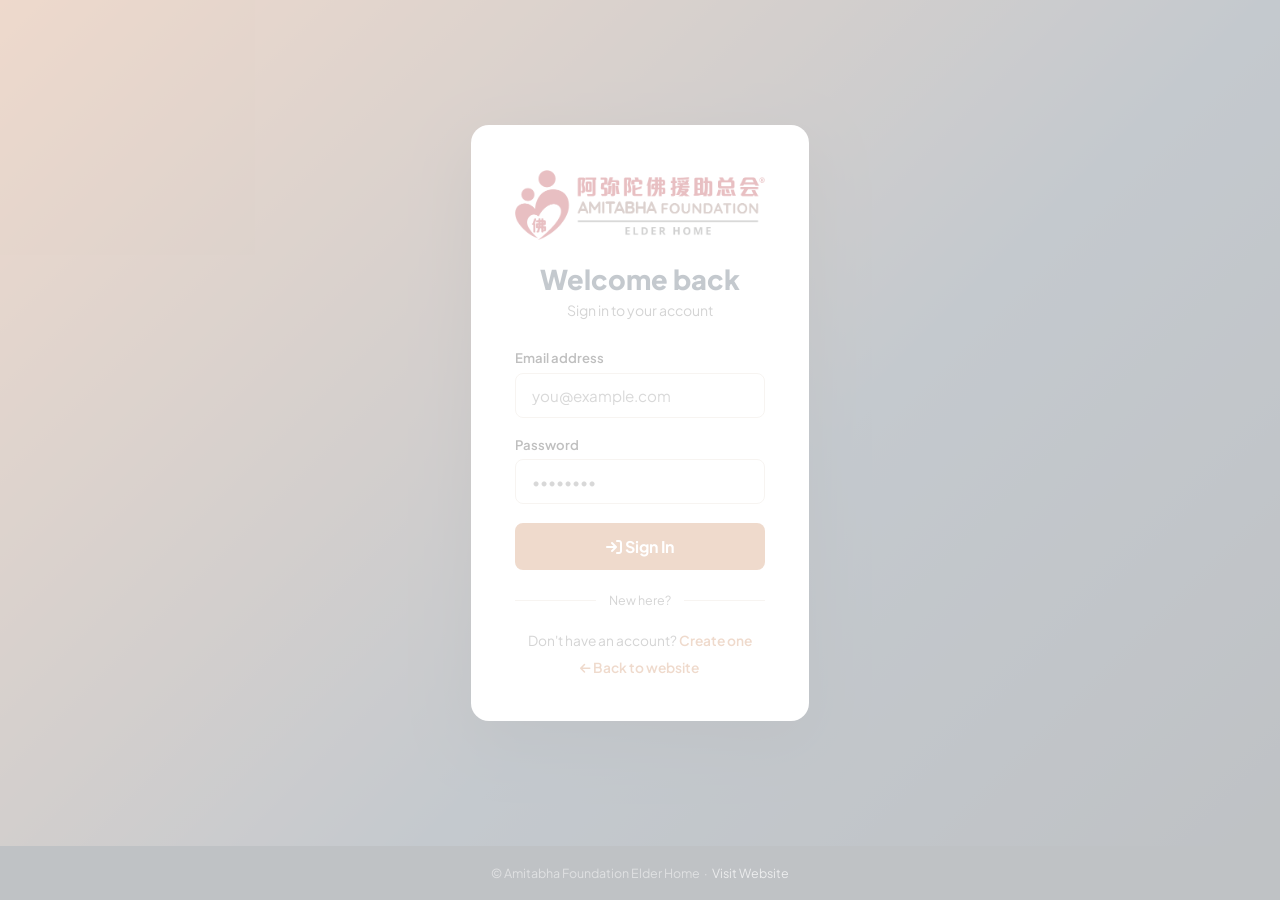
<file: admin.html>
﻿<!DOCTYPE html>
<html lang="en">
<head>
<meta charset="UTF-8"/>
<meta name="viewport" content="width=device-width,initial-scale=1"/>
<title>Admin Dashboard: Amitabha Foundation</title>
<meta name="description" content="Admin panel for Amitabha Foundation staff to manage content, job listings, news, gallery, and applications.">
<meta name="robots" content="noindex, nofollow">
<link rel="icon" type="image/png" href="Photo/AF_EH%20ARGB%20LOGO%20.png">
  <link rel="icon" type="image/svg+xml" href="/favicon_io/EHKC_favicon.svg" />
  <link rel="apple-touch-icon" sizes="180x180" href="/favicon_io/apple-touch-icon.png" />
  <link rel="icon" type="image/png" sizes="32x32" href="/favicon_io/favicon-32x32.png" />
  <link rel="icon" type="image/png" sizes="16x16" href="/favicon_io/favicon-16x16.png" />
  <link rel="shortcut icon" href="/favicon.ico" />
  <link rel="manifest" href="/site.webmanifest" />
<script src="api-client.js"></script>
<link rel="preconnect" href="https://fonts.googleapis.com">
<link rel="preconnect" href="https://fonts.gstatic.com" crossorigin>
<link href="https://fonts.googleapis.com/css2?family=Plus+Jakarta+Sans:wght@400;500;600;700;800&display=swap" rel="stylesheet">
<link href="https://cdnjs.cloudflare.com/ajax/libs/font-awesome/6.5.0/css/all.min.css" rel="stylesheet">
<style>
*,*::before,*::after{box-sizing:border-box;margin:0;padding:0}
:root{
  --teal-900:#1a242f;--teal-800:#2c3e50;--teal-700:#c47a4a;
  --teal-600:#d68d5b;--teal-500:#e3a681;--teal-100:#f9e6d4;
  --teal-50:#fdf2e8;--teal-t:rgba(196,122,74,.15);
  --gold:#daa520;--bg:#fdf5ee;--card:#fff;
  --text:#1a1a1a;--muted:#666;--border:#e0d6cc;
  --radius:10px;--shadow:0 2px 12px rgba(0,0,0,.09);
  --sans:"Plus Jakarta Sans",system-ui,sans-serif;
}
body{font-family:var(--sans);background:var(--bg);color:var(--text);min-height:100vh}

/* Admin Layout */
#admin-app{display:flex;min-height:100vh;flex-direction:column}
.admin-header{background:linear-gradient(125deg,var(--teal-700) 0%,var(--teal-800) 58%,var(--teal-900) 100%);color:#fff;padding:0 2rem;height:60px;display:flex;align-items:center;justify-content:space-between;position:sticky;top:0;z-index:100;box-shadow:0 2px 10px rgba(0,0,0,.2)}
.admin-header .brand{display:flex;align-items:center;gap:.8rem}
.admin-header img{height:48px;width:auto;display:block;object-fit:contain}
.admin-header span{font-size:1rem;font-weight:700;opacity:.92}
.logout-btn{background:rgba(255,255,255,.18);border:1px solid rgba(255,255,255,.35);color:#fff;padding:.38rem .9rem;border-radius:6px;cursor:pointer;font-size:.85rem;font-family:var(--sans);transition:background .2s}
.logout-btn:hover{background:rgba(255,255,255,.3)}
.admin-body{display:flex;flex:1}

/* Sidebar */
.sidebar{width:220px;background:#fff;border-right:1px solid var(--border);padding:1.5rem 1rem;flex-shrink:0}
.sidebar h3{font-size:.72rem;text-transform:uppercase;letter-spacing:.1em;color:var(--muted);margin-bottom:.8rem;padding:0 .5rem}
.sidebar nav a{display:flex;align-items:center;gap:.65rem;padding:.62rem .8rem;border-radius:8px;text-decoration:none;color:var(--text);font-size:.92rem;font-weight:500;margin-bottom:.2rem;transition:all .15s}
.sidebar nav a:hover{background:var(--teal-t);color:var(--teal-700)}
.sidebar nav a.active{background:var(--teal-700);color:#fff}
.sidebar nav a .ic{font-size:1.1rem;width:20px;text-align:center}
.nav-badge{margin-left:auto;background:#dc2626;color:#fff;font-size:.68rem;font-weight:700;padding:.1rem .45rem;border-radius:20px;min-width:18px;text-align:center;line-height:1.6}
.sidebar nav a.active .nav-badge{background:rgba(255,255,255,.3)}

/* Main */
.admin-main{flex:1;padding:2rem;overflow-y:auto}
.section-header{display:flex;align-items:center;justify-content:space-between;margin-bottom:1.5rem;flex-wrap:wrap;gap:.8rem}
.section-header h2{font-size:1.4rem;color:var(--teal-700);font-weight:700}

/* Tabs */
.tab-pane{display:none}
.tab-pane.active{display:block}

/* Stats */
.stats-row{display:flex;gap:1rem;margin-bottom:1.8rem;flex-wrap:wrap}
.stat-card{background:#fff;border-radius:var(--radius);padding:1.1rem 1.4rem;flex:1;min-width:120px;box-shadow:var(--shadow);border-left:4px solid var(--teal-700)}
.stat-card .num{font-size:1.8rem;font-weight:800;color:var(--teal-700)}
.stat-card .lbl{font-size:.8rem;color:var(--muted);margin-top:.15rem}

/* Form card */
.form-card{background:#fff;border-radius:var(--radius);padding:1.8rem;box-shadow:var(--shadow);margin-bottom:1.5rem}
.form-card h3{font-size:1.05rem;font-weight:700;color:var(--teal-700);margin-bottom:1.2rem;padding-bottom:.7rem;border-bottom:1px solid var(--border)}
.grid-2{display:grid;grid-template-columns:1fr 1fr;gap:1rem}
.grid-3{display:grid;grid-template-columns:1fr 1fr 1fr;gap:1rem}
.f-group{margin-bottom:1rem}
.f-group label{display:block;font-size:.82rem;font-weight:600;margin-bottom:.35rem;color:var(--muted)}
.f-group input,.f-group select,.f-group textarea{width:100%;padding:.65rem .9rem;border:1.5px solid var(--border);border-radius:8px;font-size:.92rem;font-family:var(--sans);outline:none;transition:border-color .2s}
.f-group input:focus,.f-group select:focus,.f-group textarea:focus{border-color:var(--teal-700)}
.f-group textarea{resize:vertical;min-height:100px}
.f-group.full{grid-column:1/-1}
.btn-row{display:flex;gap:.8rem;justify-content:flex-end;margin-top:.5rem}
.btn{padding:.62rem 1.4rem;border-radius:8px;font-size:.92rem;font-weight:600;cursor:pointer;border:none;font-family:var(--sans);transition:all .15s}
.btn-primary{background:var(--teal-700);color:#fff}
.btn-primary:hover{background:var(--teal-800)}
.btn-ghost{background:transparent;color:var(--teal-700);border:1.5px solid var(--teal-700)}
.btn-ghost:hover{background:var(--teal-t)}
.btn-sm{padding:.38rem .8rem;font-size:.8rem}
.btn-danger{background:#dc2626;color:#fff}
.btn-danger:hover{background:#b91c1c}
.btn-edit{background:#1d4ed8;color:#fff}
.btn-edit:hover{background:#1e40af}
.btn-teal{background:var(--teal-700);color:#fff}
.btn-teal:hover{background:var(--teal-800)}

/* Posts list */
.posts-list{display:flex;flex-direction:column;gap:.9rem}
.post-item{background:#fff;border-radius:var(--radius);padding:1.1rem 1.3rem;box-shadow:var(--shadow);display:flex;align-items:flex-start;gap:1rem}
.post-item .post-badge{font-size:.72rem;font-weight:700;padding:.25rem .65rem;border-radius:20px;background:var(--teal-t);color:var(--teal-700);white-space:nowrap;margin-top:.1rem;flex-shrink:0}
.post-item .post-info{flex:1;min-width:0}
.post-item .post-title{font-weight:700;font-size:.97rem;margin-bottom:.22rem;white-space:nowrap;overflow:hidden;text-overflow:ellipsis}
.post-item .post-meta{font-size:.8rem;color:var(--muted)}
.post-item .post-actions{display:flex;gap:.5rem;flex-shrink:0;align-items:center}
.empty-state{text-align:center;padding:3rem 2rem;color:var(--muted);background:#fff;border-radius:var(--radius);box-shadow:var(--shadow)}
.empty-state .ei{font-size:2.5rem;margin-bottom:.7rem}
.empty-state p{font-size:.93rem}

/* Gallery */
.upload-zone{border:2px dashed var(--border);border-radius:var(--radius);padding:2rem;text-align:center;cursor:pointer;transition:all .2s;background:#fafafa;position:relative;overflow:hidden}
.upload-zone:hover,.upload-zone.drag{border-color:var(--teal-700);background:var(--teal-t)}
.upload-zone input[type=file]{position:absolute;inset:0;opacity:0;cursor:pointer;width:100%;height:100%}
.upload-zone .uz-icon{font-size:2.2rem;margin-bottom:.5rem;color:var(--teal-700);opacity:.6}
.upload-zone p{font-size:.88rem;color:var(--muted)}
.upload-zone small{font-size:.78rem;color:var(--muted);opacity:.7}
.photo-preview-grid{display:grid;grid-template-columns:repeat(auto-fill,minmax(110px,1fr));gap:.8rem;margin-top:1rem}
.photo-thumb{position:relative;aspect-ratio:1;border-radius:8px;overflow:hidden;background:var(--bg);border:1px solid var(--border)}
.photo-thumb img{width:100%;height:100%;object-fit:cover;display:block}
.photo-thumb .ph-del{position:absolute;top:4px;right:4px;width:24px;height:24px;border-radius:50%;background:rgba(0,0,0,.6);color:#fff;border:none;cursor:pointer;font-size:.75rem;display:flex;align-items:center;justify-content:center;transition:background .15s}
.photo-thumb .ph-del:hover{background:#dc2626}
.gal-list-item{display:flex;align-items:center;gap:1rem;background:#fff;border-radius:var(--radius);padding:.8rem 1rem;box-shadow:var(--shadow)}
.gal-list-item .gl-thumb{width:56px;height:56px;border-radius:7px;object-fit:cover;flex-shrink:0;background:var(--bg);border:1px solid var(--border)}
.gal-list-item .gl-info{flex:1;min-width:0}
.gal-list-item .gl-cap{font-weight:600;font-size:.9rem;white-space:nowrap;overflow:hidden;text-overflow:ellipsis}
.gal-list-item .gl-meta{font-size:.78rem;color:var(--muted);margin-top:.12rem}
.url-hint{font-size:.77rem;color:var(--muted);margin-top:.3rem;line-height:1.5}

/* Applications */
.apps-filter-row{display:flex;align-items:center;gap:.7rem;margin-bottom:1.2rem;flex-wrap:wrap}
.apps-filter-row span{font-size:.85rem;color:var(--muted);font-weight:600}
.filter-btn{padding:.32rem .9rem;border-radius:20px;font-size:.82rem;font-weight:600;cursor:pointer;border:1.5px solid var(--border);background:#fff;color:var(--muted);font-family:var(--sans);transition:all .15s}
.filter-btn.active,.filter-btn:hover{border-color:var(--teal-700);background:var(--teal-t);color:var(--teal-700)}
.app-card{background:#fff;border-radius:var(--radius);padding:1.2rem 1.4rem;box-shadow:var(--shadow);border-left:4px solid var(--teal-700);margin-bottom:.9rem}
.app-card-header{display:flex;align-items:flex-start;justify-content:space-between;gap:.8rem;flex-wrap:wrap;margin-bottom:.65rem}
.app-card-name{font-weight:700;font-size:1rem;color:var(--text)}
.app-card-meta{font-size:.82rem;color:var(--muted);margin-top:.18rem}
.app-card-meta a{color:var(--teal-700);text-decoration:none}
.app-card-meta a:hover{text-decoration:underline}
.app-job-badge{font-size:.72rem;font-weight:700;padding:.22rem .7rem;border-radius:20px;background:var(--teal-t);color:var(--teal-700);white-space:nowrap;flex-shrink:0}
.app-card-msg{font-size:.86rem;color:var(--text);background:var(--bg);border-radius:7px;padding:.6rem .85rem;margin-bottom:.8rem;line-height:1.55;border-left:3px solid var(--border)}
.app-card-actions{display:flex;gap:.6rem;align-items:center;flex-wrap:wrap}
.app-date{font-size:.76rem;color:var(--muted);margin-left:auto}
.apps-toolbar{display:flex;gap:.8rem;margin-bottom:1.2rem;flex-wrap:wrap;align-items:center}
.apps-search-wrap{flex:1;min-width:200px;position:relative;display:flex;align-items:center}
.apps-search-icon{position:absolute;left:.9rem;color:var(--muted);font-size:.82rem;pointer-events:none}
.apps-search-input{width:100%;padding:.55rem 1rem .55rem 2.4rem;border:1.5px solid var(--border);border-radius:8px;font-size:.87rem;font-family:var(--sans);outline:none;transition:border-color .2s;background:#fff}
.apps-search-input:focus{border-color:var(--teal-700)}
.status-new{background:#dbeafe;color:#1d4ed8;font-size:.7rem;font-weight:700;padding:.18rem .6rem;border-radius:20px;white-space:nowrap}
.status-reviewed{background:#dcfce7;color:#15803d;font-size:.7rem;font-weight:700;padding:.18rem .6rem;border-radius:20px;white-space:nowrap}
.app-avatar{width:36px;height:36px;border-radius:50%;background:linear-gradient(135deg,var(--teal-700),var(--teal-800));color:#fff;display:flex;align-items:center;justify-content:center;font-weight:700;font-size:.95rem;flex-shrink:0}
.apps-count{font-size:.82rem;color:var(--muted);font-weight:500}

/* Toast */
#toast{position:fixed;bottom:1.5rem;right:1.5rem;background:#1a1a1a;color:#fff;padding:.8rem 1.3rem;border-radius:8px;font-size:.9rem;z-index:9999;opacity:0;transform:translateY(12px);transition:all .3s;pointer-events:none}
#toast.show{opacity:1;transform:translateY(0)}

/* Edit modal */
.modal-bg{position:fixed;inset:0;background:rgba(0,0,0,.5);z-index:500;display:none;align-items:center;justify-content:center;padding:1rem}
.modal-bg.open{display:flex}
.modal{background:#fff;border-radius:14px;padding:2rem;width:100%;max-width:580px;max-height:90vh;overflow-y:auto;box-shadow:0 20px 60px rgba(0,0,0,.3)}
.modal h3{font-size:1.1rem;font-weight:700;color:var(--teal-700);margin-bottom:1.2rem;padding-bottom:.7rem;border-bottom:1px solid var(--border)}
.modal-btns{display:flex;gap:.8rem;justify-content:flex-end;margin-top:1rem}

.mob-tabs{display:none}
@media(max-width:720px){
  .sidebar{display:none}
  .admin-main{padding:1.2rem}
  .grid-2,.grid-3{grid-template-columns:1fr}
  .mob-tabs{display:flex;overflow-x:auto;background:#fff;border-bottom:1px solid var(--border);position:sticky;top:0;z-index:50;scrollbar-width:none}
  .mob-tabs::-webkit-scrollbar{display:none}
  .mob-tab{flex:0 0 auto;padding:.7rem 1rem;font-size:.84rem;font-weight:500;color:var(--muted);border-bottom:2px solid transparent;white-space:nowrap;cursor:pointer;text-decoration:none;transition:color .2s,border-color .2s}
  .mob-tab.active{color:var(--teal-700);border-bottom-color:var(--teal-700)}
}
</style>
<link rel="stylesheet" href="responsive.css">
</head>
<body style="visibility:hidden">

<!-- ADMIN APP -->
<div id="admin-app">

  <!-- Header -->
  <div class="admin-header">
    <div class="brand">
      <img src="Photo/AF_EH%20ARGB%20LOGO%20.png" alt=""/>
      <span>Admin Panel</span>
    </div>
    <button class="logout-btn" onclick="doLogout()">Sign Out</button>
  </div>

  <div class="admin-body">

    <!-- Sidebar -->
    <aside class="sidebar">
      <h3>Manage</h3>
      <nav>
        <a href="#" class="active" onclick="showTab('dash');return false"><span class="ic">🏠</span> Dashboard</a>
        <a href="#" onclick="showTab('jobs');return false"><span class="ic">💼</span> Job Listings</a>
        <a href="#" onclick="showTab('news');return false"><span class="ic">📰</span> News &amp; Events</a>
        <a href="#" onclick="showTab('gallery');return false"><span class="ic">🖼️</span> Gallery Photos</a>
        <a href="#" onclick="showTab('apps');return false"><span class="ic">📋</span> Applications<span class="nav-badge" id="apps-nav-badge" style="display:none">0</span></a>
      </nav>
      <h3 style="margin-top:1.8rem">Preview</h3>
      <nav>
        <a href="/jobs" target="_blank"><span class="ic">👁</span> Jobs Page</a>
        <a href="/" target="_blank"><span class="ic">🌐</span> Main Website</a>
      </nav>
    </aside>

    <!-- Mobile tab nav (visible at ≤720px when sidebar is hidden) -->
    <nav class="mob-tabs" id="mob-tabs">
      <a class="mob-tab active" href="#" onclick="showTab('dash');return false">🏠 Dashboard</a>
      <a class="mob-tab" href="#" onclick="showTab('jobs');return false">💼 Jobs</a>
      <a class="mob-tab" href="#" onclick="showTab('news');return false">📰 News</a>
      <a class="mob-tab" href="#" onclick="showTab('gallery');return false">🖼 Gallery</a>
      <a class="mob-tab" href="#" onclick="showTab('apps');return false">📋 Apps <span id="mob-apps-badge" style="display:none;background:#dc2626;color:#fff;border-radius:20px;padding:0 5px;font-size:.7rem;margin-left:3px;vertical-align:middle"></span></a>
    </nav>

    <!-- Main -->
    <main class="admin-main">

      <!-- DASHBOARD -->
      <div class="tab-pane active" id="tab-dash">
        <div class="section-header"><h2>Dashboard</h2></div>
        <div class="stats-row">
          <div class="stat-card"><div class="num" id="stat-jobs">0</div><div class="lbl">Job Listings</div></div>
          <div class="stat-card"><div class="num" id="stat-news">0</div><div class="lbl">News &amp; Events</div></div>
          <div class="stat-card"><div class="num" id="stat-gallery">0</div><div class="lbl">Gallery Photos</div></div>
          <div class="stat-card"><div class="num" id="stat-apps">0</div><div class="lbl">Applications</div></div>
        </div>
        <div class="form-card" style="border-left:4px solid var(--gold)">
          <h3 style="color:#7a5e00">Quick Actions</h3>
          <div style="display:flex;gap:.8rem;flex-wrap:wrap">
            <button class="btn btn-primary" onclick="showTab('jobs')">+ Post a Job</button>
            <button class="btn btn-ghost" onclick="showTab('news')">+ Add News / Event</button>
            <button class="btn btn-ghost" onclick="showTab('gallery')">+ Upload Photos</button>
            <button class="btn btn-ghost" onclick="showTab('apps')">+ View Applications</button>
          </div>
        </div>
        <div class="form-card">
          <h3>Recent Activity</h3>
          <div id="recent-list"><p style="color:var(--muted);font-size:.9rem">No posts yet.</p></div>
        </div>
      </div>

      <!-- JOBS -->
      <div class="tab-pane" id="tab-jobs">
        <div class="section-header"><h2>Job Listings</h2></div>
        <div class="form-card">
          <h3>Post a New Job</h3>
          <div class="grid-2">
            <div class="f-group"><label>Job Title (English)</label><input type="text" id="j-title-en" placeholder="e.g. Caregiver / 看护员"/></div>
            <div class="f-group"><label>职位名称 (中文)</label><input type="text" id="j-title-zh" placeholder="例：看护员"/></div>
            <div class="f-group"><label>Job Type</label>
              <select id="j-type"><option value="Full-Time">Full-Time 全职</option><option value="Part-Time">Part-Time 兼职</option><option value="Contract">Contract 合约</option></select>
            </div>
            <div class="f-group"><label>Location</label><input type="text" id="j-loc" value="Old Klang Road, Kuala Lumpur"/></div>
            <div class="f-group"><label>Salary / Allowance (optional)</label><input type="text" id="j-salary" placeholder="e.g. RM 1,800 – RM 2,200"/></div>
            <div class="f-group"><label>Contact / WhatsApp</label><input type="text" id="j-wa" value="60127662911"/></div>
            <div class="f-group full"><label>Job Description (English)</label><textarea id="j-desc-en" rows="4" placeholder="Responsibilities, requirements, benefits..."></textarea></div>
            <div class="f-group full"><label>职位描述 (中文)</label><textarea id="j-desc-zh" rows="4" placeholder="职责、要求、福利..."></textarea></div>
          </div>
          <div class="btn-row">
            <button class="btn btn-ghost" onclick="clearJobForm()">Clear</button>
            <button class="btn btn-primary" onclick="saveJob()">Publish Job</button>
          </div>
        </div>
        <div class="form-card">
          <h3>All Job Listings</h3>
          <div class="posts-list" id="jobs-list"></div>
        </div>
      </div>

      <!-- NEWS & EVENTS -->
      <div class="tab-pane" id="tab-news">
        <div class="section-header"><h2>News &amp; Events</h2></div>
        <div class="form-card">
          <h3>Add News / Event</h3>
          <div class="grid-2">
            <div class="f-group"><label>Title (English)</label><input type="text" id="n-title-en" placeholder="e.g. Annual Charity Dinner 2025"/></div>
            <div class="f-group"><label>标题 (中文，选填)</label><input type="text" id="n-title-zh" placeholder="例：2025年慈善晚宴"/></div>
            <div class="f-group"><label>Category</label>
              <select id="n-cat"><option value="Event">Event 活动</option><option value="News">News 新闻</option><option value="Announcement">Announcement 通告</option><option value="Fundraising">Fundraising 筹款</option></select>
            </div>
            <div class="f-group"><label>Event Date (if applicable)</label><input type="date" id="n-date"/></div>
            <div class="f-group full"><label>Content / Details</label><textarea id="n-content" rows="5" placeholder="Describe the news or event..."></textarea></div>
            <div class="f-group full"><label>内容 (中文，选填)</label><textarea id="n-content-zh" rows="4" placeholder="活动详情..."></textarea></div>
            <div class="f-group"><label>Link (optional)</label><input type="url" id="n-link" placeholder="https://..."/></div>
            <div class="f-group"><label>Cover Image</label>
              <input type="file" id="n-image" accept="image/*" style="padding:.4rem;font-size:.88rem"/>
              <p id="n-image-status" style="font-size:.78rem;color:var(--muted);margin-top:.3rem"></p>
            </div>
          </div>
          <div class="btn-row">
            <button class="btn btn-ghost" onclick="clearNewsForm()">Clear</button>
            <button class="btn btn-primary" onclick="saveNews()">Publish</button>
          </div>
        </div>
        <div class="form-card">
          <h3>All News &amp; Events</h3>
          <div class="posts-list" id="news-list"></div>
        </div>
      </div>

      <!-- GALLERY -->
      <div class="tab-pane" id="tab-gallery">
        <div class="section-header"><h2>Gallery Photos</h2></div>
        <div class="form-card">
          <h3>Add a Photo</h3>
          <div class="grid-2">
            <div class="f-group full">
              <label>Upload from device</label>
              <div class="upload-zone" id="upload-zone">
                <input type="file" id="gal-file" accept="image/*" multiple onchange="handleFileUpload(this)"/>
                <div class="uz-icon">📷</div>
                <p>Click or drag photos here</p>
                <small>JPG, PNG, WEBP · Max 2 MB per photo · Up to 6 shown in gallery</small>
              </div>
            </div>
            <div class="f-group"><label>Or paste an image URL</label>
              <input type="url" id="gal-url" placeholder="https://example.com/photo.jpg"/>
              <p class="url-hint">You can use Google Drive shared links, Facebook photos, Imgur, etc.</p>
            </div>
            <div class="f-group"><label>Caption (shown on hover)</label><input type="text" id="gal-caption" placeholder="e.g. Elder Support Programme"/></div>
          </div>
          <div class="btn-row">
            <button class="btn btn-ghost" onclick="document.getElementById('gal-url').value='';document.getElementById('gal-caption').value=''">Clear</button>
            <button class="btn btn-primary" onclick="savePhotoUrl()">Add URL Photo</button>
          </div>
          <p id="gal-upload-status" style="font-size:.82rem;color:var(--muted);margin-top:.6rem"></p>
        </div>
        <div class="form-card">
          <h3>All Gallery Photos <span style="font-weight:400;font-size:.85rem;color:var(--muted)">(max 6 shown on website)</span></h3>
          <div id="gallery-list" style="display:flex;flex-direction:column;gap:.8rem"></div>
        </div>
      </div>

      <!-- APPLICATIONS -->
      <div class="tab-pane" id="tab-apps">
        <div class="section-header" style="display:flex;align-items:center;justify-content:space-between;flex-wrap:wrap;gap:.5rem">
          <h2>Job Applications</h2>
          <span class="apps-count" id="apps-count-label"></span>
        </div>
        <div class="form-card">
          <div class="apps-toolbar">
            <div class="apps-search-wrap">
              <i class="fa fa-search apps-search-icon"></i>
              <input type="text" id="apps-search" class="apps-search-input" placeholder="Search name, email or position…" oninput="renderApps()"/>
            </div>
            <div class="apps-filter-row" style="margin-bottom:0">
              <button class="filter-btn active" data-filter="all" onclick="setAppFilter('all')">All</button>
              <button class="filter-btn" data-filter="new" onclick="setAppFilter('new')">🔵 New</button>
              <button class="filter-btn" data-filter="reviewed" onclick="setAppFilter('reviewed')">✅ Reviewed</button>
            </div>
          </div>
          <div id="apps-list"></div>
        </div>
      </div>

    </main>
  </div>
</div>

<!-- Edit Job Modal -->
<div class="modal-bg" id="job-modal">
  <div class="modal">
    <h3>Edit Job Listing</h3>
    <input type="hidden" id="ej-id"/>
    <div class="grid-2">
      <div class="f-group"><label>Title (EN)</label><input type="text" id="ej-title-en"/></div>
      <div class="f-group"><label>标题 (中文)</label><input type="text" id="ej-title-zh"/></div>
      <div class="f-group"><label>Type</label>
        <select id="ej-type"><option>Full-Time</option><option>Part-Time</option><option>Contract</option></select>
      </div>
      <div class="f-group"><label>Location</label><input type="text" id="ej-loc"/></div>
      <div class="f-group"><label>Salary</label><input type="text" id="ej-salary"/></div>
      <div class="f-group"><label>WhatsApp</label><input type="text" id="ej-wa"/></div>
      <div class="f-group full"><label>Description (EN)</label><textarea id="ej-desc-en" rows="4"></textarea></div>
      <div class="f-group full"><label>描述 (中文)</label><textarea id="ej-desc-zh" rows="4"></textarea></div>
    </div>
    <div class="modal-btns">
      <button class="btn btn-ghost" onclick="closeModal('job-modal')">Cancel</button>
      <button class="btn btn-primary" onclick="updateJob()">Save Changes</button>
    </div>
  </div>
</div>

<!-- Edit News Modal -->
<div class="modal-bg" id="news-modal">
  <div class="modal">
    <h3>Edit News / Event</h3>
    <input type="hidden" id="en-id"/>
    <div class="grid-2">
      <div class="f-group"><label>Title (EN)</label><input type="text" id="en-title-en"/></div>
      <div class="f-group"><label>标题 (中文)</label><input type="text" id="en-title-zh"/></div>
      <div class="f-group"><label>Category</label>
        <select id="en-cat"><option>Event</option><option>News</option><option>Announcement</option><option>Fundraising</option></select>
      </div>
      <div class="f-group"><label>Date</label><input type="date" id="en-date"/></div>
      <div class="f-group full"><label>Content</label><textarea id="en-content" rows="4"></textarea></div>
      <div class="f-group full"><label>内容 (中文)</label><textarea id="en-content-zh" rows="3"></textarea></div>
      <div class="f-group"><label>Link</label><input type="url" id="en-link"/></div>
    </div>
    <div class="modal-btns">
      <button class="btn btn-ghost" onclick="closeModal('news-modal')">Cancel</button>
      <button class="btn btn-primary" onclick="updateNews()">Save Changes</button>
    </div>
  </div>
</div>

<div id="toast"></div>

<script>
/* Auth guard */
(async function authGuard() {
  const { data: { session } } = await sb.auth.getSession();
  if (!session) { location.replace('login.html'); return; }
  const { data: profile } = await sb.from('profiles').select('role').eq('id', session.user.id).single();
  if (!profile || profile.role !== 'admin') { location.replace('dashboard.html'); return; }
  document.body.style.visibility = 'visible';
  initApp();
})();
async function doLogout() { await sb.auth.signOut(); location.replace('login.html'); }

/* Cache */
let _cache={jobs:[],news:[],gallery:[],apps:[]};
function uid(){return Date.now().toString(36)+Math.random().toString(36).slice(2,6)}

/* Load data */
async function fetchAll(){
  try{
    const[j,n,g,a]=await Promise.all([
      sb.from('jobs').select('*').order('created_at',{ascending:false}),
      sb.from('posts').select('*').order('created_at',{ascending:false}),
      sb.from('gallery').select('*').order('sort_order',{ascending:true}),
      sb.from('applications').select('*').order('created_at',{ascending:false})
    ]);
    if(!j.error)_cache.jobs=j.data||[];else{console.error('[DB] jobs:',j.error);_cache.jobs=JSON.parse(localStorage.getItem('af_jobs')||'[]');}
    if(!n.error)_cache.news=n.data||[];else{console.error('[DB] posts:',n.error);_cache.news=JSON.parse(localStorage.getItem('af_news')||'[]');}
    if(!g.error)_cache.gallery=g.data||[];else{console.error('[DB] gallery:',g.error);_cache.gallery=JSON.parse(localStorage.getItem('af_gallery')||'[]');}
    if(!a.error)_cache.apps=a.data||[];else{console.error('[DB] applications:',a.error);_cache.apps=JSON.parse(localStorage.getItem('af_applications')||'[]');}
  }catch(err){
    console.error('[DB] fetchAll network error:',err);
    _cache.jobs=JSON.parse(localStorage.getItem('af_jobs')||'[]');
    _cache.news=JSON.parse(localStorage.getItem('af_news')||'[]');
    _cache.gallery=JSON.parse(localStorage.getItem('af_gallery')||'[]');
    _cache.apps=JSON.parse(localStorage.getItem('af_applications')||'[]');
  }
}
function getJobs(){return _cache.jobs}
function getNews(){return _cache.news}
function getGallery(){return _cache.gallery}
function getApps(){return _cache.apps}

/* Tabs */
function showTab(name){
  document.querySelectorAll('.tab-pane').forEach(p=>p.classList.remove('active'));
  document.querySelectorAll('.sidebar nav a').forEach(a=>a.classList.remove('active'));
  document.querySelectorAll('.mob-tab').forEach(a=>a.classList.remove('active'));
  document.getElementById('tab-'+name).classList.add('active');
  document.querySelectorAll('.sidebar nav a').forEach(a=>{
    if(a.getAttribute('onclick')&&a.getAttribute('onclick').includes("'"+name+"'"))a.classList.add('active');
  });
  document.querySelectorAll('.mob-tab').forEach(a=>{
    if(a.getAttribute('onclick')&&a.getAttribute('onclick').includes("'"+name+"'"))a.classList.add('active');
  });
  if(name==='apps')markAppsRead();
  renderAll();
}

/* Toast */
function toast(msg,dur=2400){const t=document.getElementById('toast');t.textContent=msg;t.classList.add('show');setTimeout(()=>t.classList.remove('show'),dur);}

/* Jobs */
async function saveJob(){
  const te=document.getElementById('j-title-en').value.trim();
  if(!te){toast('Please enter a job title.');return}
  const job={title_en:te,title_zh:document.getElementById('j-title-zh').value.trim()||null,type:document.getElementById('j-type').value,location:document.getElementById('j-loc').value.trim(),salary:document.getElementById('j-salary').value.trim()||null,wa:document.getElementById('j-wa').value.trim()||'60127662911',desc_en:document.getElementById('j-desc-en').value.trim()||null,desc_zh:document.getElementById('j-desc-zh').value.trim()||null};
  let _ok=false;try{const{data,error}=await sb.from('jobs').insert(job).select().single();if(error)throw error;_cache.jobs.unshift(data);_ok=true;}
  catch(err){console.error('[DB] saveJob:',err);const lj={...job,id:uid(),titleEn:job.title_en,titleZh:job.title_zh,descEn:job.desc_en,descZh:job.desc_zh,posted:new Date().toISOString().slice(0,10)};const arr=JSON.parse(localStorage.getItem('af_jobs')||'[]');arr.unshift(lj);localStorage.setItem('af_jobs',JSON.stringify(arr));_cache.jobs.unshift(lj);}
  clearJobForm();renderAll();toast(_ok?'✅ Job published successfully!':'⚠️ Saved locally; database unavailable. Check console for details.');
}
function clearJobForm(){['j-title-en','j-title-zh','j-salary','j-desc-en','j-desc-zh'].forEach(id=>document.getElementById(id).value='');document.getElementById('j-type').value='Full-Time';document.getElementById('j-loc').value='Old Klang Road, Kuala Lumpur';document.getElementById('j-wa').value='60127662911';}
async function deleteJob(id){if(!confirm('Delete this job listing?'))return;try{await sb.from('jobs').delete().eq('id',id);}catch(e){console.error('[DB] deleteJob:',e);}_cache.jobs=_cache.jobs.filter(j=>j.id!==id);try{const arr=JSON.parse(localStorage.getItem('af_jobs')||'[]');localStorage.setItem('af_jobs',JSON.stringify(arr.filter(j=>j.id!==id)));}catch(e){}renderAll();toast('Job deleted.');}
function openEditJob(id){const j=getJobs().find(x=>x.id===id);if(!j)return;document.getElementById('ej-id').value=j.id;document.getElementById('ej-title-en').value=j.title_en||j.titleEn||'';document.getElementById('ej-title-zh').value=j.title_zh||j.titleZh||'';document.getElementById('ej-type').value=j.type||'Full-Time';document.getElementById('ej-loc').value=j.location||'';document.getElementById('ej-salary').value=j.salary||'';document.getElementById('ej-wa').value=j.wa||'';document.getElementById('ej-desc-en').value=j.desc_en||j.descEn||'';document.getElementById('ej-desc-zh').value=j.desc_zh||j.descZh||'';document.getElementById('job-modal').classList.add('open');}
async function updateJob(){const id=document.getElementById('ej-id').value;const upd={title_en:document.getElementById('ej-title-en').value.trim(),title_zh:document.getElementById('ej-title-zh').value.trim()||null,type:document.getElementById('ej-type').value,location:document.getElementById('ej-loc').value.trim(),salary:document.getElementById('ej-salary').value.trim()||null,wa:document.getElementById('ej-wa').value.trim(),desc_en:document.getElementById('ej-desc-en').value.trim()||null,desc_zh:document.getElementById('ej-desc-zh').value.trim()||null};try{await sb.from('jobs').update(upd).eq('id',id);}catch(e){console.error('[DB] updateJob:',e);}const i=_cache.jobs.findIndex(j=>j.id===id);if(i>=0)_cache.jobs[i]={..._cache.jobs[i],...upd,titleEn:upd.title_en,titleZh:upd.title_zh,descEn:upd.desc_en,descZh:upd.desc_zh};try{const arr=JSON.parse(localStorage.getItem('af_jobs')||'[]');const li=arr.findIndex(j=>j.id===id);if(li>=0){arr[li]={...arr[li],...upd};localStorage.setItem('af_jobs',JSON.stringify(arr));}}catch(e){}closeModal('job-modal');renderAll();toast('✅ Job updated!');}
function renderJobs(){const jobs=getJobs();const el=document.getElementById('jobs-list');if(!jobs.length){el.innerHTML='<div class="empty-state"><div class="ei">💼</div><p>No job listings yet.</p></div>';return;}el.innerHTML=jobs.map(j=>{const en=j.title_en||j.titleEn||'';const zh=j.title_zh||j.titleZh||'';return`<div class="post-item"><span class="post-badge">${j.type||'Full-Time'}</span><div class="post-info"><div class="post-title">${en}${zh?' / '+zh:''}</div><div class="post-meta">📍 ${j.location||''} ${j.salary?'· 💰 '+j.salary:''} · ${j.posted||''}</div></div><div class="post-actions"><button class="btn btn-sm btn-edit" onclick="openEditJob('${j.id}')">Edit</button><button class="btn btn-sm btn-danger" onclick="deleteJob('${j.id}')">Delete</button></div></div>`}).join('');}

/* News */
async function saveNews(){
  const te=document.getElementById('n-title-en').value.trim();if(!te){toast('Please enter a title.');return}
  const statusEl=document.getElementById('n-image-status');statusEl.textContent='Saving…';
  let imagePath=null;const imgFile=document.getElementById('n-image').files[0];
  if(imgFile){statusEl.textContent='Uploading image…';imagePath=await sbUploadFile('blog-images',imgFile,'posts');}
  const item={title_en:te,title_zh:document.getElementById('n-title-zh').value.trim()||null,category:document.getElementById('n-cat').value,event_date:document.getElementById('n-date').value||null,content:document.getElementById('n-content').value.trim()||null,content_zh:document.getElementById('n-content-zh').value.trim()||null,link:document.getElementById('n-link').value.trim()||null,image_path:imagePath};
  let _ok=false;try{const{data,error}=await sb.from('posts').insert(item).select().single();if(error)throw error;_cache.news.unshift(data);_ok=true;}
  catch(err){console.error('[DB] saveNews:',err);const litem={...item,id:uid(),titleEn:item.title_en,titleZh:item.title_zh,cat:item.category,content:item.content,contentZh:item.content_zh,posted:new Date().toISOString().slice(0,10)};const arr=JSON.parse(localStorage.getItem('af_news')||'[]');arr.unshift(litem);localStorage.setItem('af_news',JSON.stringify(arr));_cache.news.unshift(litem);}
  clearNewsForm();statusEl.textContent='';renderAll();toast(_ok?'✅ News / Event published!':'⚠️ Saved locally; database unavailable. Check console for details.');
}
function clearNewsForm(){['n-title-en','n-title-zh','n-date','n-content','n-content-zh','n-link'].forEach(id=>document.getElementById(id).value='');document.getElementById('n-cat').value='Event';}
async function deleteNews(id){if(!confirm('Delete this item?'))return;try{await sb.from('posts').delete().eq('id',id);}catch(e){console.error('[DB] deleteNews:',e);}_cache.news=_cache.news.filter(n=>n.id!==id);try{const arr=JSON.parse(localStorage.getItem('af_news')||'[]');localStorage.setItem('af_news',JSON.stringify(arr.filter(n=>n.id!==id)));}catch(e){}renderAll();toast('Deleted.');}
function openEditNews(id){const n=getNews().find(x=>x.id===id);if(!n)return;document.getElementById('en-id').value=n.id;document.getElementById('en-title-en').value=n.title_en||n.titleEn||'';document.getElementById('en-title-zh').value=n.title_zh||n.titleZh||'';document.getElementById('en-cat').value=n.category||n.cat||'Event';document.getElementById('en-date').value=n.event_date||n.date||'';document.getElementById('en-content').value=n.content||'';document.getElementById('en-content-zh').value=n.content_zh||n.contentZh||'';document.getElementById('en-link').value=n.link||'';document.getElementById('news-modal').classList.add('open');}
async function updateNews(){const id=document.getElementById('en-id').value;const upd={title_en:document.getElementById('en-title-en').value.trim(),title_zh:document.getElementById('en-title-zh').value.trim()||null,category:document.getElementById('en-cat').value,event_date:document.getElementById('en-date').value||null,content:document.getElementById('en-content').value.trim()||null,content_zh:document.getElementById('en-content-zh').value.trim()||null,link:document.getElementById('en-link').value.trim()||null};try{await sb.from('posts').update(upd).eq('id',id);}catch(e){console.error('[DB] updateNews:',e);}const i=_cache.news.findIndex(n=>n.id===id);if(i>=0)_cache.news[i]={..._cache.news[i],...upd,titleEn:upd.title_en,titleZh:upd.title_zh,cat:upd.category,contentZh:upd.content_zh};try{const arr=JSON.parse(localStorage.getItem('af_news')||'[]');const li=arr.findIndex(n=>n.id===id);if(li>=0){arr[li]={...arr[li],...upd};localStorage.setItem('af_news',JSON.stringify(arr));}}catch(e){}closeModal('news-modal');renderAll();toast('✅ Updated!');}
function renderNews(){const news=getNews();const el=document.getElementById('news-list');if(!news.length){el.innerHTML='<div class="empty-state"><div class="ei">📰</div><p>No news or events yet.</p></div>';return;}el.innerHTML=news.map(n=>{const en=n.title_en||n.titleEn||'';const zh=n.title_zh||n.titleZh||'';const cat=n.category||n.cat||'News';const dt=n.event_date||n.date||'';return`<div class="post-item"><span class="post-badge">${cat}</span><div class="post-info"><div class="post-title">${en}${zh?' · '+zh:''}</div><div class="post-meta">${dt?'📅 '+dt+' · ':''}Posted: ${n.posted||''}</div></div><div class="post-actions"><button class="btn btn-sm btn-edit" onclick="openEditNews('${n.id}')">Edit</button><button class="btn btn-sm btn-danger" onclick="deleteNews('${n.id}')">Delete</button></div></div>`}).join('');}

/* Gallery */
async function handleFileUpload(input){const files=Array.from(input.files);const status=document.getElementById('gal-upload-status');if(!files.length)return;status.textContent=`Uploading ${files.length} photo(s)…`;let done=0,failed=0;for(const file of files){if(file.size>8*1024*1024){toast(`"${file.name}" is over 8 MB — skipped.`);continue;}const caption=document.getElementById('gal-caption').value.trim()||file.name.replace(/\.[^.]+$/,'');// Upload to storage
const path=await sbUploadFile('gallery-images',file,'gallery');if(!path){// Upload failed — do NOT fall back to base64; warn admin instead
failed++;status.textContent=`⚠️ "${file.name}" could not be uploaded to storage. See note below.`;console.error('[Storage] Upload failed for',file.name,'— ensure /uploads/gallery-images is writable by the web server.');continue;}const src=sbPublicUrl('gallery-images',path);const maxOrder=_cache.gallery.reduce((m,p)=>Math.max(m,p.sort_order||0),0);const photo={sort_order:maxOrder+1,src,caption};try{const{data,error}=await sb.from('gallery').insert(photo).select().single();if(error)throw error;_cache.gallery.push(data);done++;}catch(e){console.error('[DB] gallery insert:',e);toast(`DB error saving "${file.name}" — check console.`);}}renderAll();if(done)toast(`✅ ${done} photo(s) uploaded successfully!`);if(failed){status.innerHTML=`<strong style="color:#dc2626">⚠️ ${failed} photo(s) failed to upload.</strong><br>The <code>/uploads/gallery-images</code> folder is missing or not writable by the web server.<br>Create it on the server and ensure PHP can write to it, then re-upload.`;}else{status.textContent='';}input.value='';document.getElementById('gal-caption').value='';}
async function savePhotoUrl(){const url=document.getElementById('gal-url').value.trim();const caption=document.getElementById('gal-caption').value.trim();if(!url){toast('Please enter a photo URL.');return;}const maxOrder=_cache.gallery.reduce((m,p)=>Math.max(m,p.sort_order||0),0);const photo={sort_order:maxOrder+1,src:url,caption};let _ok=false;try{const{data,error}=await sb.from('gallery').insert(photo).select().single();if(error)throw error;_cache.gallery.push(data);_ok=true;}catch(e){console.error('[DB] savePhotoUrl:',e);const lp={...photo,id:uid(),posted:new Date().toISOString().slice(0,10)};const arr=JSON.parse(localStorage.getItem('af_gallery')||'[]');arr.push(lp);localStorage.setItem('af_gallery',JSON.stringify(arr));_cache.gallery.push(lp);}document.getElementById('gal-url').value='';document.getElementById('gal-caption').value='';renderAll();toast(_ok?'✅ Photo added to gallery!':'⚠️ Saved locally; database unavailable. Check console for details.');}
async function deletePhoto(id){if(!confirm('Remove this photo?'))return;try{await sb.from('gallery').delete().eq('id',id);}catch(e){console.error('[DB] deletePhoto:',e);}_cache.gallery=_cache.gallery.filter(p=>p.id!==id);try{const arr=JSON.parse(localStorage.getItem('af_gallery')||'[]');localStorage.setItem('af_gallery',JSON.stringify(arr.filter(p=>p.id!==id)));}catch(e){}renderAll();toast('Photo removed.');}
async function movePhoto(id,dir){const g=[..._cache.gallery];const i=g.findIndex(p=>p.id===id);if(i<0)return;const j=i+dir;if(j<0||j>=g.length)return;[g[i].sort_order,g[j].sort_order]=[g[j].sort_order,g[i].sort_order];[g[i],g[j]]=[g[j],g[i]];_cache.gallery=g;try{await Promise.all([sb.from('gallery').update({sort_order:g[i].sort_order}).eq('id',g[i].id),sb.from('gallery').update({sort_order:g[j].sort_order}).eq('id',g[j].id)]);}catch(e){console.error('[DB] movePhoto:',e);}renderAll();}
function renderGalleryAdmin(){const photos=getGallery();const el=document.getElementById('gallery-list');if(!photos.length){el.innerHTML='<div class="empty-state"><div class="ei">🖼️</div><p>No photos yet. Upload or add a URL above.<br><small>The first 6 photos appear in the website gallery.</small></p></div>';return;}el.innerHTML=photos.map((p,i)=>`<div class="gal-list-item"><img class="gl-thumb" src="${p.src||''}" alt="${p.caption||''}" onerror="this.style.background='#eee';this.alt='?'"/><div class="gl-info"><div class="gl-cap">${p.caption||'(no caption)'}</div><div class="gl-meta">Position: ${i+1} of ${photos.length} · ${p.posted||''} ${i<6?'· <span style="color:#16a34a;font-weight:600">Visible on website</span>':'· <span style="color:#888">Hidden (past 6th)</span>'}</div></div><div class="post-actions">${i>0?`<button class="btn btn-sm btn-ghost" onclick="movePhoto('${p.id}',-1)" title="Move up">↑</button>`:''}${i<photos.length-1?`<button class="btn btn-sm btn-ghost" onclick="movePhoto('${p.id}',1)" title="Move down">↓</button>`:''}<button class="btn btn-sm btn-danger" onclick="deletePhoto('${p.id}')">Remove</button></div></div>`).join('');}

/* Applications */
let _appFilter='all';
function setAppFilter(f){_appFilter=f;document.querySelectorAll('.filter-btn').forEach(b=>b.classList.remove('active'));document.querySelector(`.filter-btn[data-filter="${f}"]`)?.classList.add('active');renderApps();}
async function markAppsRead(){const unread=_cache.apps.filter(a=>!a.read&&(!a.status||a.status==='new'));if(!unread.length)return;_cache.apps.forEach(a=>{a.read=true;});try{await sb.from('applications').update({status:'new'}).is('status',null);}catch(e){console.error('[DB] markAppsRead:',e);}updateAppsBadge();}
function updateAppsBadge(){const unread=getApps().filter(a=>!a.status||a.status==='new').length;const badge=document.getElementById('apps-nav-badge');if(unread>0){badge.textContent=unread;badge.style.display='inline-block';}else{badge.style.display='none';}}
async function downloadCV(id){const app=getApps().find(a=>a.id==id||a.id===id);if(!app)return;if(app.cv_path){try{const{data,error}=await sb.storage.from('resumes').download(app.cv_path);if(error)throw error;const url=URL.createObjectURL(data);const link=document.createElement('a');link.href=url;link.download=app.cv_name||'CV';link.click();URL.revokeObjectURL(url);return;}catch(e){toast('Could not download — check storage permissions.');return;}}if(app.cvData){const link=document.createElement('a');link.href=app.cvData;link.download=app.cvName||'CV';link.click();}}
function printApp(id){const app=getApps().find(a=>a.id==id||a.id===id);if(!app)return;const jobTitle=escHtml(app.job_title||app.jobTitle||'General');const date=fmtDate(app.created_at||app.submitted);const win=window.open('','_blank');win.document.write(`<!DOCTYPE html><html><head><meta charset="UTF-8"><title>Application — ${escHtml(app.name||'Applicant')}</title><style>body{font-family:"Plus Jakarta Sans",system-ui,sans-serif;max-width:700px;margin:40px auto;color:#1f3034;line-height:1.6;font-size:15px}h1{font-size:1.5rem;margin:.4rem 0 .2rem;color:#1a242f}hr{border:none;border-top:1px solid #e3ecee;margin:1.2rem 0}.badge{display:inline-block;background:#fdf2e8;color:#c47a4a;border:1px solid #f9e6d4;border-radius:99px;padding:.18rem .7rem;font-size:.75rem;font-weight:700;letter-spacing:.06em;text-transform:uppercase}.meta{color:#6e8087;font-size:.85rem;margin-bottom:1.4rem}.lbl{font-size:.7rem;font-weight:700;letter-spacing:.1em;text-transform:uppercase;color:#9aa9ae;margin-bottom:.25rem}.val{color:#1f3034;font-size:.93rem;margin-bottom:.9rem}.msg{background:#fdf2e8;border-left:3px solid #c47a4a;padding:.9rem 1rem;border-radius:0 8px 8px 0;white-space:pre-wrap;font-size:.9rem;color:#1f3034}.footer{margin-top:2.5rem;font-size:.75rem;color:#9aa9ae;text-align:center}@media print{body{margin:20px}}</style></head><body><div class="badge">${jobTitle}</div><h1>${escHtml(app.name||'Unknown Applicant')}</h1><div class="meta">Applied ${date} &nbsp;·&nbsp; Status: ${escHtml(app.status||'new')}</div><hr><div class="lbl">Email</div><div class="val">${app.email?escHtml(app.email):'—'}</div><div class="lbl">Phone</div><div class="val">${app.phone?escHtml(app.phone):'—'}</div><div class="lbl">Position Applied For</div><div class="val">${jobTitle}</div>${app.message?`<hr><div class="lbl">Message / Cover Letter</div><div class="msg">${escHtml(app.message)}</div>`:''}${app.cv_name?`<hr><div class="lbl">CV / Resume</div><div class="val">📎 ${escHtml(app.cv_name)}</div>`:'<hr><div class="lbl">CV / Resume</div><div class="val" style="color:#9aa9ae">No CV attached</div>'}<div class="footer">Amitabha Foundation Elder Home — Job Application Record</div></body></html>`);win.document.close();win.focus();setTimeout(()=>win.print(),400);}
async function deleteApp(id){if(!confirm('Delete this application? This cannot be undone.'))return;try{await sb.from('applications').delete().eq('id',id);}catch(e){console.error('[DB] deleteApp:',e);}_cache.apps=_cache.apps.filter(a=>a.id!=id&&a.id!==id);try{const arr=JSON.parse(localStorage.getItem('af_applications')||'[]');localStorage.setItem('af_applications',JSON.stringify(arr.filter(a=>a.id!=id)));}catch(e){}renderAll();toast('Application deleted.');}
async function markReviewed(id){try{await sb.from('applications').update({status:'reviewed'}).eq('id',id);}catch(e){console.error('[DB] markReviewed:',e);}const app=_cache.apps.find(a=>a.id==id||a.id===id);if(app){app.status='reviewed';app.read=true;renderAll();}}
async function markNew(id){try{await sb.from('applications').update({status:'new'}).eq('id',id);}catch(e){console.error('[DB] markNew:',e);}const app=_cache.apps.find(a=>a.id==id||a.id===id);if(app){app.status='new';renderAll();}}
function fmtDate(iso){if(!iso)return'';try{return new Date(iso).toLocaleDateString('en-MY',{day:'numeric',month:'short',year:'numeric'});}catch(e){return iso.slice(0,10);}}
function escHtml(s){return String(s||'').replace(/&/g,'&amp;').replace(/</g,'&lt;').replace(/>/g,'&gt;').replace(/"/g,'&quot;');}
function renderApps(){const all=getApps();const search=(document.getElementById('apps-search')?.value||'').toLowerCase().trim();let list=all;if(_appFilter==='new')list=all.filter(a=>!a.status||a.status==='new');else if(_appFilter==='reviewed')list=all.filter(a=>a.status==='reviewed');if(search)list=list.filter(a=>(a.name||'').toLowerCase().includes(search)||(a.email||'').toLowerCase().includes(search)||(a.jobTitle||'').toLowerCase().includes(search));const countEl=document.getElementById('apps-count-label');if(countEl)countEl.textContent=list.length+' application'+(list.length===1?'':'s');const el=document.getElementById('apps-list');if(!list.length){el.innerHTML=`<div class="empty-state"><div class="ei">📋</div><p>${search?'No results for "'+escHtml(search)+'"':'No applications yet.'}</p></div>`;return;}el.innerHTML=list.map(a=>{const status=a.status||'new';const isNew=status==='new';const msg=a.message||'';const msgText=msg?escHtml(msg).slice(0,180)+(msg.length>180?'…':''):'';const hasCv=!!(a.cv_path||a.cvData||a.cv_name);const canDownload=!!(a.cv_path||a.cvData);const initial=(a.name||'?')[0].toUpperCase();const jobTitle=a.job_title||a.jobTitle||'General';return`<div class="app-card" id="appcard-${a.id}"><div class="app-card-header"><div style="display:flex;align-items:center;gap:.75rem"><div class="app-avatar">${initial}</div><div><div class="app-card-name">${escHtml(a.name||'Unknown Applicant')}</div><div class="app-card-meta">${a.email?`<a href="mailto:${escHtml(a.email)}">${escHtml(a.email)}</a>`:''}${a.email&&a.phone?' · ':''}${a.phone?escHtml(a.phone):''}</div></div></div><div style="display:flex;align-items:center;gap:.5rem;flex-wrap:wrap;flex-shrink:0"><span class="${isNew?'status-new':'status-reviewed'}">${isNew?'🔵 New':'✅ Reviewed'}</span><span class="app-job-badge">${escHtml(jobTitle)}</span></div></div>${msgText?`<div class="app-card-msg">${msgText}</div>`:''}<div class="app-card-actions">${canDownload?`<span style="font-size:.8rem;color:var(--muted);display:inline-flex;align-items:center;gap:.3rem">📎 ${escHtml(a.cv_name||'CV')}</span><button class="btn btn-sm btn-teal" onclick="downloadCV('${a.id}')">⬇ Download CV</button>`:a.cv_name?`<span style="font-size:.8rem;color:var(--muted);display:inline-flex;align-items:center;gap:.3rem" title="Applicant uploaded this file but it could not be stored — contact them to re-send">📎 ${escHtml(a.cv_name)} <em style="color:#f59e0b;font-style:normal">(storage not configured)</em></span>`:`<span style="font-size:.8rem;color:var(--muted)">No CV attached</span>`}${isNew?`<button class="btn btn-sm" style="background:#dcfce7;color:#15803d;border:1px solid #bbf7d0" onclick="markReviewed('${a.id}')">✅ Mark Reviewed</button>`:`<button class="btn btn-sm" style="background:#f1f5f9;color:var(--muted);border:1px solid var(--border)" onclick="markNew('${a.id}')">↩ Mark as New</button>`}<button class="btn btn-sm btn-danger" onclick="deleteApp('${a.id}')">🗑 Delete</button><span class="app-date">${fmtDate(a.created_at||a.submitted)}</span></div></div>`}).join('');}

/* Stats + Recent */
function renderStats(){document.getElementById('stat-jobs').textContent=getJobs().length;document.getElementById('stat-news').textContent=getNews().length;document.getElementById('stat-gallery').textContent=getGallery().length;document.getElementById('stat-apps').textContent=getApps().length;updateAppsBadge();}
function renderRecent(){const all=[...getJobs().map(j=>({type:'Job',title:(j.title_en||j.titleEn||'')+(j.title_zh||j.titleZh?' / '+(j.title_zh||j.titleZh):''),date:j.posted||''})),...getNews().map(n=>({type:n.category||n.cat||'News',title:n.title_en||n.titleEn||'',date:n.posted||''})),...getGallery().map(p=>({type:'Photo',title:p.caption||'Gallery Photo',date:p.posted||''})),...getApps().map(a=>({type:'Application',title:(a.name||'Applicant')+' — '+(a.job_title||a.jobTitle||'General'),date:(a.created_at||a.submitted||'').slice(0,10)}))].sort((a,b)=>(b.date||'').localeCompare(a.date||'')).slice(0,8);const el=document.getElementById('recent-list');if(!all.length){el.innerHTML='<p style="color:var(--muted);font-size:.9rem">No posts yet.</p>';return;}el.innerHTML='<div class="posts-list">'+all.map(a=>`<div class="post-item"><span class="post-badge">${a.type}</span><div class="post-info"><div class="post-title">${escHtml(a.title)}</div><div class="post-meta">${a.date}</div></div></div>`).join('')+'</div>';}
function renderAll(){renderStats();renderJobs();renderNews();renderGalleryAdmin();renderApps();renderRecent();}

/* Modal */
function closeModal(id){document.getElementById(id).classList.remove('open');}
document.querySelectorAll('.modal-bg').forEach(m=>{m.addEventListener('click',e=>{if(e.target===m)m.classList.remove('open');});});

/* Drag on upload zone */
const uz=document.getElementById('upload-zone');
uz.addEventListener('dragover',e=>{e.preventDefault();uz.classList.add('drag');});
uz.addEventListener('dragleave',()=>uz.classList.remove('drag'));
uz.addEventListener('drop',e=>{e.preventDefault();uz.classList.remove('drag');const fi=document.getElementById('gal-file');fi.files=e.dataTransfer.files;handleFileUpload(fi);});

/* Init */
async function initApp(){toast('Loading data…');await fetchAll();renderAll();}
</script>
</body>
</html>
</file>
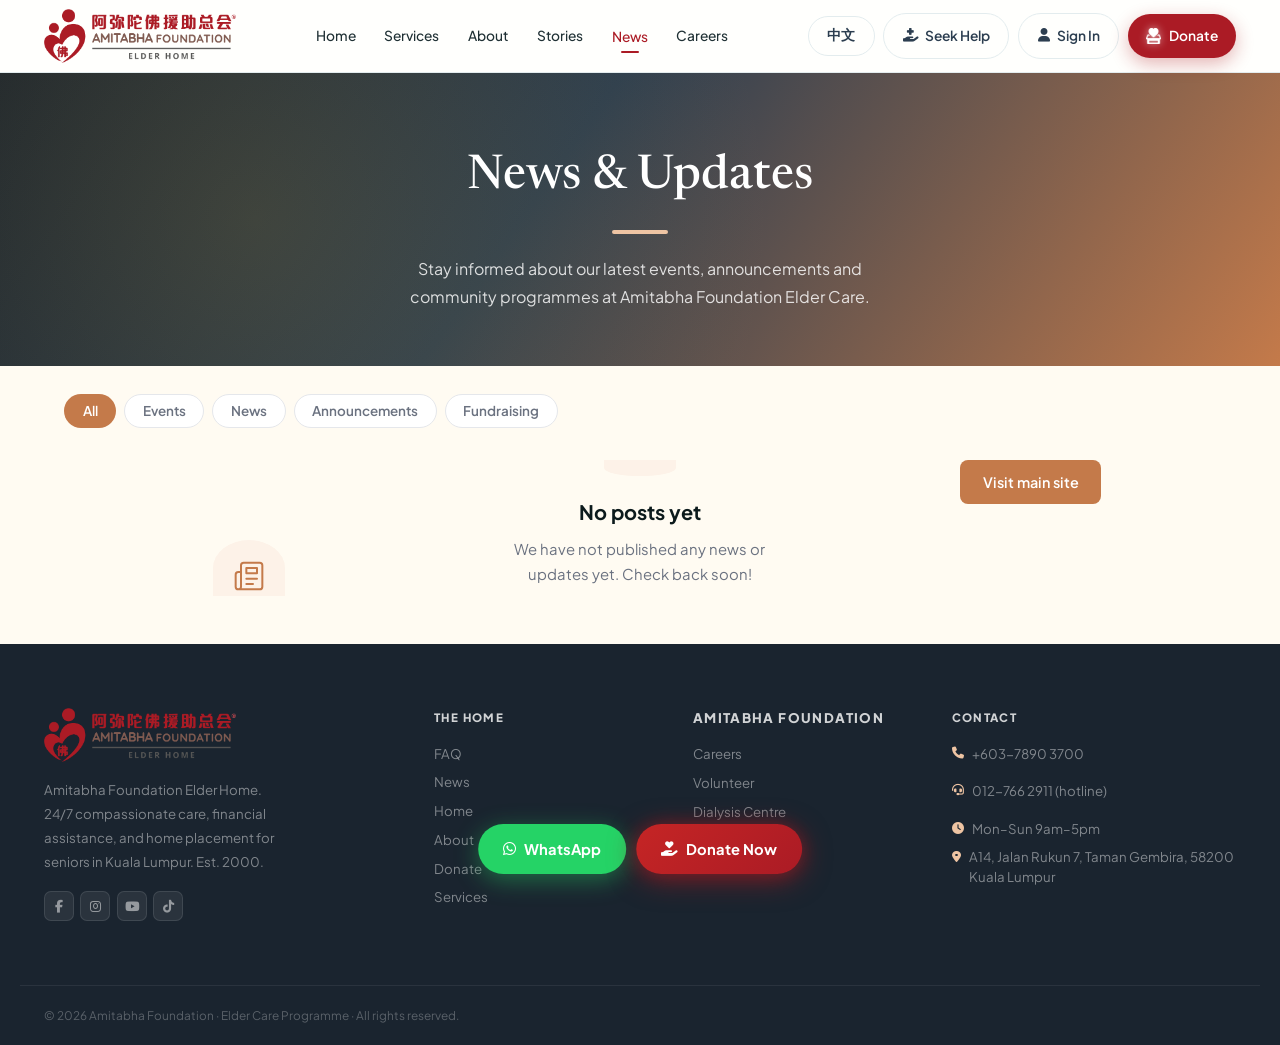
<file: blog.html>
﻿<!DOCTYPE html>
<html lang="en" data-zh-title="blog.meta.title" data-zh-desc="blog.meta.description">
<head>
<meta charset="UTF-8"/>
<meta name="viewport" content="width=device-width,initial-scale=1"/>
<title>News &amp; Updates: Amitabha Foundation Elder Care</title>
<meta name="description" content="Latest news, events, announcements and fundraising updates from Amitabha Foundation Elder Care."/>
<meta name="robots" content="index, follow">
<link rel="canonical" href="https://eldercare.amitabhafoundation.my/blog">
<meta property="og:type" content="website">
<meta property="og:site_name" content="Amitabha Foundation Elder Home">
<meta property="og:url" content="https://eldercare.amitabhafoundation.my/blog">
<meta property="og:title" content="News &amp; Updates: Amitabha Foundation Elder Care">
<meta property="og:description" content="Latest news, events, announcements and fundraising updates from Amitabha Foundation Elder Care.">
<meta property="og:image" content="https://res.cloudinary.com/dwznza6l9/image/upload/q_auto/f_auto/v1778743537/Gemini_Generated_Image_l4ia4zl4ia4zl4ia_1_a6lpzp.png">
<meta property="og:image:width" content="1200">
<meta property="og:image:height" content="630">
<meta property="og:locale" content="en_MY">
<meta name="twitter:card" content="summary_large_image">
<meta name="twitter:title" content="News &amp; Updates: Amitabha Foundation Elder Care">
<meta name="twitter:description" content="Latest news, events, announcements and fundraising updates from Amitabha Foundation Elder Care.">
<meta name="twitter:image" content="https://res.cloudinary.com/dwznza6l9/image/upload/q_auto/f_auto/v1778743537/Gemini_Generated_Image_l4ia4zl4ia4zl4ia_1_a6lpzp.png">
<link rel="icon" type="image/png" href="Photo/AF_EH%20ARGB%20LOGO%20.png">
  <link rel="icon" type="image/svg+xml" href="/favicon_io/EHKC_favicon.svg" />
  <link rel="apple-touch-icon" sizes="180x180" href="/favicon_io/apple-touch-icon.png" />
  <link rel="icon" type="image/png" sizes="32x32" href="/favicon_io/favicon-32x32.png" />
  <link rel="icon" type="image/png" sizes="16x16" href="/favicon_io/favicon-16x16.png" />
  <link rel="shortcut icon" href="/favicon.ico" />
  <link rel="manifest" href="/site.webmanifest" />
<script src="api-client.js"></script>
<link rel="preconnect" href="https://fonts.googleapis.com">
<link rel="preconnect" href="https://fonts.gstatic.com" crossorigin>
<link href="https://fonts.googleapis.com/css2?family=Plus+Jakarta+Sans:wght@400;500;600;700;800&family=Newsreader:ital,opsz,wght@0,6..72,400;0,6..72,500;0,6..72,600;1,6..72,400;1,6..72,500&display=swap" rel="stylesheet">
<link href="https://cdnjs.cloudflare.com/ajax/libs/font-awesome/6.5.0/css/all.min.css" rel="stylesheet">
<link rel="stylesheet" href="animations.css">
<style>
*,*::before,*::after{box-sizing:border-box;margin:0;padding:0}
:root{
  --teal-900:#1a242f;--teal-800:#2c3e50;--teal-700:#c47a4a;
  --teal-600:#d68d5b;--teal-500:#e3a681;--teal-400:#eec4a3;
  --teal-100:#f9e6d4;--teal-50:#fdf2e8;--teal-25:#fffaf3;
  --gold:#daa520;--gold-d:#b8881a;--gold-l:#f0c75e;
  --ink-900:#0c1a1c;--ink-700:#1f3034;--ink-500:#4d6065;--ink-400:#6e8087;
  --line:#e3ecee;--bg:#fffbf2;
  --blue:#3b82f6;--amber:#f59e0b;--pink:#ec4899;
  --card:#ffffff;--muted:#6b7280;--border:#e5e7eb;
  --radius:12px;--shadow:0 1px 4px rgba(0,0,0,.06),0 4px 16px rgba(0,0,0,.07);
  --shadow-hover:0 4px 12px rgba(0,0,0,.1),0 12px 32px rgba(0,0,0,.1);
  --t:.32s cubic-bezier(.4,0,.2,1);
  --max:1240px;--header-h:72px;
  --sans:"Plus Jakarta Sans",system-ui,sans-serif;
  --serif:"Newsreader",Georgia,serif;
}
html{scroll-behavior:smooth}
html{overflow-x:hidden;max-width:100%}
body{font-family:var(--sans);background:var(--bg);color:var(--ink-700);line-height:1.7;font-size:1rem;min-height:100vh;-webkit-font-smoothing:antialiased;overflow-x:hidden}
img{display:block;max-width:100%}
a{text-decoration:none;color:inherit}
ul{list-style:none}
button{font-family:inherit;cursor:pointer;border:none;background:none}

/* Topbar */
/* Header */
header{position:sticky;top:0;z-index:80;background:rgba(255,255,255,.86);backdrop-filter:saturate(160%) blur(18px);-webkit-backdrop-filter:saturate(160%) blur(18px);border-bottom:1px solid var(--line);transition:box-shadow var(--t),background var(--t)}
header.scrolled{background:rgba(255,255,255,.96);box-shadow:0 2px 18px rgba(10,40,45,.06)}
.hdr{max-width:var(--max);margin:auto;padding:0 1.5rem;height:var(--header-h);display:flex;align-items:center;justify-content:space-between;gap:1.2rem}
.brand{display:flex;align-items:center;gap:.7rem}
.brand img{height:54px;width:auto;display:block;object-fit:contain}
.nav{display:flex;gap:.1rem;align-items:center}
.nav a{font-size:.86rem;font-weight:500;color:var(--ink-700);padding:.5rem .85rem;border-radius:8px;transition:color .3s,background .3s}
.nav a:hover{background:rgba(247,230,233,.5);color:#ab1b25}
.nav a.on{color:#ab1b25;background:transparent}
.nav a.on::after{content:"";display:block;width:18px;height:2px;border-radius:2px;background:#ab1b25;margin:2px auto -6px}
.hdr-r{display:flex;align-items:center;gap:.55rem}
.btn{display:inline-flex;align-items:center;gap:.45rem;font-family:inherit;font-weight:600;font-size:.86rem;padding:.62rem 1.15rem;border-radius:999px;transition:all var(--t);white-space:nowrap}
.btn-ghost{color:var(--teal-800);border:1px solid var(--line)}
.btn-ghost:hover{background:rgba(196,122,74,.13);border-color:var(--teal-700);color:var(--teal-700)}
.btn-coral{color:#fff;background:#ab1b25;box-shadow:0 6px 18px rgba(171,26,31,.32);animation:donateGlow 2.5s ease-in-out infinite}
.btn-coral:hover{background:#8f1619}
.burger{display:none;flex-direction:column;gap:5px;padding:.5rem;cursor:pointer}
.burger span{width:22px;height:2px;background:var(--teal-800);border-radius:2px;transition:all var(--t)}
.burger.open span:nth-child(1){transform:translateY(7px) rotate(45deg)}
.burger.open span:nth-child(2){opacity:0}
.burger.open span:nth-child(3){transform:translateY(-7px) rotate(-45deg)}
.mob-menu{display:none;flex-direction:column;background:#fff;border-top:1px solid var(--line);padding:.6rem 1.5rem 1.2rem}
.mob-menu.open{display:flex}
.mob-menu a{padding:.7rem .3rem;font-size:.95rem;color:var(--ink-700);border-bottom:1px solid var(--line)}
.mob-menu a:last-child{border-bottom:none}

/* Page title */
.page-title-section{background:linear-gradient(125deg,var(--teal-900) 0%,var(--teal-800) 42%,var(--teal-700) 100%);padding:4rem 1.5rem 3.5rem;text-align:center;position:relative;overflow:hidden}
.page-title-section::before{content:'';position:absolute;inset:0;background:radial-gradient(circle at 20% 50%,rgba(218,165,32,.15),transparent 50%)}
.page-title-inner{position:relative;z-index:1;max-width:680px;margin:auto}
.page-title-section h1{font-family:var(--serif);font-size:clamp(2rem,4vw,3rem);font-weight:500;color:#fff;margin-bottom:.6rem}
.title-accent{display:inline-block;width:56px;height:4px;background:#eec4a3;border-radius:2px;margin:0 auto .9rem}
.page-title-section p{font-size:1rem;color:rgba(255,255,255,.82);max-width:520px;margin:0 auto}

/* Filter bar */
.filter-bar{max-width:1200px;margin:0 auto;padding:1.75rem 1.5rem 0;display:flex;align-items:center;gap:.5rem;flex-wrap:wrap}
.filter-btn{padding:.48rem 1.1rem;border-radius:30px;border:1.5px solid var(--border);background:#fff;font-size:.84rem;font-weight:600;color:var(--muted);cursor:pointer;transition:all .18s;white-space:nowrap}
.filter-btn:hover{border-color:var(--teal-700);color:var(--teal-700)}
.filter-btn.active{background:#c47a4a;color:#fff;border-color:transparent}

/* Grid */
.posts-wrap{max-width:1200px;margin:0 auto;padding:1.5rem 1.5rem 4rem}
.posts-grid{columns:3 320px;column-gap:1.25rem}

/* Card */
.post-card{break-inside:avoid;background:var(--card);border-radius:var(--radius);box-shadow:var(--shadow);margin-bottom:1.25rem;overflow:hidden;transition:box-shadow .22s,transform .22s;cursor:pointer;display:flex;flex-direction:column}
.post-card:hover{box-shadow:var(--shadow-hover);transform:translateY(-3px)}
.card-img{width:100%;aspect-ratio:16/9;background:linear-gradient(135deg,var(--teal-50) 0%,var(--teal-100) 100%);display:flex;align-items:center;justify-content:center;overflow:hidden;flex-shrink:0}
.card-img img{width:100%;height:100%;object-fit:cover;display:block}
.card-img-placeholder{display:flex;flex-direction:column;align-items:center;justify-content:center;gap:.5rem;color:var(--teal-700);opacity:.5;width:100%;height:100%;padding:1.5rem}
.card-img-placeholder svg{width:38px;height:38px}
.card-body{padding:1.2rem 1.3rem 1.4rem;flex:1;display:flex;flex-direction:column;gap:.55rem}
.card-meta{display:flex;align-items:center;gap:.6rem;flex-wrap:wrap}
.cat-badge{font-size:.72rem;font-weight:700;padding:.22rem .65rem;border-radius:20px;letter-spacing:.03em;white-space:nowrap}
.cat-Event{background:var(--teal-700);color:#fff}
.cat-News{background:var(--blue);color:#fff}
.cat-Announcement{background:var(--amber);color:#fff}
.cat-Fundraising{background:var(--pink);color:#fff}
.card-date{font-size:.78rem;color:var(--muted)}
.card-title{font-size:1rem;font-weight:700;color:var(--ink-900);line-height:1.4}
.card-excerpt{font-size:.87rem;color:var(--muted);line-height:1.6;flex:1}
.card-read-more{display:inline-flex;align-items:center;gap:.35rem;font-size:.82rem;font-weight:600;color:var(--teal-700);margin-top:.2rem;transition:gap .18s}
.card-read-more:hover{gap:.6rem}
.card-read-more svg{width:14px;height:14px;flex-shrink:0}

/* Empty state */
.empty-state{text-align:center;padding:5rem 2rem;grid-column:1/-1}
.empty-icon{width:72px;height:72px;border-radius:50%;background:var(--teal-50);display:flex;align-items:center;justify-content:center;margin:0 auto 1.2rem}
.empty-icon svg{width:32px;height:32px;color:var(--teal-700);stroke:var(--teal-700)}
.empty-state h3{font-size:1.25rem;font-weight:700;margin-bottom:.5rem;color:var(--ink-900)}
.empty-state p{font-size:.93rem;color:var(--muted);margin-bottom:1.3rem;max-width:340px;margin-left:auto;margin-right:auto}
.empty-cta{display:inline-flex;align-items:center;gap:.45rem;padding:.6rem 1.4rem;border-radius:8px;background:var(--teal-700);color:#fff;font-size:.9rem;font-weight:600;transition:background .18s}
.empty-cta:hover{background:var(--teal-800)}

/* Modal */
.modal-bg{position:fixed;inset:0;z-index:500;background:rgba(10,14,20,.55);backdrop-filter:blur(4px);display:none;align-items:flex-start;justify-content:center;padding:2rem 1rem;overflow-y:auto}
.modal-bg.open{display:flex}
.modal-box{background:#fff;border-radius:16px;width:100%;max-width:680px;box-shadow:0 24px 80px rgba(0,0,0,.22);position:relative;animation:modalIn .22s cubic-bezier(.34,1.2,.64,1) both;margin:auto}
@keyframes modalIn{from{opacity:0;transform:scale(.93) translateY(16px)}to{opacity:1;transform:scale(1) translateY(0)}}
.modal-close{position:absolute;top:1rem;right:1rem;width:34px;height:34px;border-radius:50%;border:none;background:var(--bg);cursor:pointer;display:flex;align-items:center;justify-content:center;color:var(--muted);transition:background .18s,color .18s;z-index:2}
.modal-close:hover{background:var(--border);color:var(--ink-900)}
.modal-close svg{width:17px;height:17px}
.modal-header{padding:1.8rem 2rem 1.2rem;border-bottom:1px solid var(--border)}
.modal-meta{display:flex;align-items:center;gap:.65rem;flex-wrap:wrap;margin-bottom:.85rem}
.modal-date{font-size:.82rem;color:var(--muted)}
.modal-header h2{font-size:clamp(1.15rem,3vw,1.5rem);font-weight:700;line-height:1.35;color:var(--ink-900);padding-right:2rem}
.modal-title-zh{font-size:1.05rem;color:var(--muted);margin-top:.35rem;line-height:1.4}
.modal-body{padding:1.5rem 2rem 2rem}
.modal-content-en{font-size:.95rem;line-height:1.8;color:var(--ink-700);white-space:pre-wrap;word-break:break-word}
.modal-divider{border:none;border-top:1px solid var(--border);margin:1.3rem 0}
.modal-content-zh-label{font-size:.75rem;font-weight:700;text-transform:uppercase;letter-spacing:.09em;color:var(--muted);margin-bottom:.6rem}
.modal-content-zh{font-size:.93rem;line-height:1.9;color:var(--muted);white-space:pre-wrap;word-break:break-word}
.modal-link{display:inline-flex;align-items:center;gap:.4rem;margin-top:1.2rem;padding:.55rem 1.2rem;border-radius:8px;background:var(--teal-50);color:var(--teal-700);font-size:.87rem;font-weight:600;transition:background .18s}
.modal-link:hover{background:var(--teal-100)}
.modal-link svg{width:14px;height:14px;flex-shrink:0}

/* FOOTER */
footer{background:var(--teal-900);color:rgba(255,255,255,.5)}
.foot-top{max-width:var(--max);margin:auto;padding:3.5rem 1.5rem 2.5rem;display:grid;grid-template-columns:1.6fr 1fr 1fr 1.3fr;gap:2.5rem}
.foot-brand img{height:54px;width:auto;display:block;object-fit:contain;margin-bottom:1rem}
.foot-brand p{font-size:.83rem;line-height:1.8;color:rgba(255,255,255,.45);max-width:240px;margin-bottom:1.1rem}
.foot-soc{display:flex;gap:.4rem}
.foot-soc a{width:30px;height:30px;border-radius:7px;background:rgba(255,255,255,.07);border:1px solid rgba(255,255,255,.1);color:rgba(255,255,255,.5);display:inline-flex;align-items:center;justify-content:center;font-size:.8rem;transition:all var(--t)}
.foot-soc a:hover{background:var(--teal-700);color:#fff;border-color:var(--teal-700);transform:translateY(-2px)}
.foot-col h4{font-size:.72rem;font-weight:800;letter-spacing:.12em;text-transform:uppercase;color:rgba(255,255,255,.8);margin-bottom:1rem}
.foot-col a,.foot-col .fci{display:flex;align-items:flex-start;gap:.5rem;font-size:.83rem;color:rgba(255,255,255,.45);margin-bottom:.55rem;transition:color var(--t);line-height:1.5}
.foot-col a:hover{color:rgba(255,255,255,.85)}
.foot-col .fci i{color:var(--teal-400);font-size:.75rem;margin-top:.2rem;flex-shrink:0}
.foot-col a i{color:var(--teal-400);font-size:.75rem;flex-shrink:0}
.foot-bot{max-width:var(--max);margin:auto;padding:1.1rem 1.5rem;border-top:1px solid rgba(255,255,255,.07);display:flex;align-items:center;justify-content:space-between;flex-wrap:wrap;gap:.6rem}
.foot-bot p{font-size:.74rem;color:rgba(255,255,255,.28)}

/* Float WA */
.float-bar{position:fixed;bottom:1.6rem;left:50%;transform:translateX(-50%);z-index:999;display:flex;gap:.65rem;align-items:center}
.float-wa{display:inline-flex;align-items:center;gap:.5rem;padding:.78rem 1.55rem;border-radius:999px;font-weight:700;font-size:.92rem;font-family:var(--sans);white-space:nowrap;transition:all var(--t);background:#25d366;color:#fff;box-shadow:0 6px 24px rgba(37,211,102,.42);text-decoration:none}
.float-wa:hover{background:#1ebe5a;transform:translateY(-3px);box-shadow:0 10px 30px rgba(37,211,102,.58)}
.float-donate{display:inline-flex;align-items:center;gap:.5rem;padding:.78rem 1.55rem;border-radius:999px;font-weight:700;font-size:.92rem;font-family:var(--sans);white-space:nowrap;transition:all var(--t);background:linear-gradient(135deg,#c52525,#ab1b25);color:#fff;box-shadow:0 6px 28px rgba(171,26,31,.6),0 0 18px rgba(171,26,31,.35);animation:donatePulse 2.8s ease-in-out infinite;text-decoration:none}
.float-donate:hover{background:#8f1419;transform:translateY(-3px);box-shadow:0 10px 30px rgba(171,26,31,.55);animation-play-state:paused}
@keyframes donatePulse{0%,100%{box-shadow:0 6px 28px rgba(171,26,31,.6),0 0 16px rgba(171,26,31,.4),0 0 0 0 rgba(171,26,31,.0)}50%{box-shadow:0 8px 36px rgba(171,26,31,.8),0 0 40px rgba(171,26,31,.55),0 0 0 10px rgba(171,26,31,.12)}}
@media(max-width:640px){.float-bar{left:auto;right:1.2rem;transform:none;bottom:1.4rem;flex-direction:column;gap:.5rem}.float-wa,.float-donate{width:52px;height:52px;padding:0;border-radius:50%;justify-content:center;font-size:1.35rem}.float-wa .fl-label,.float-donate .fl-label{display:none}}

@media(max-width:1024px){
  .nav{display:none}.burger{display:flex}.hdr-r .btn-ghost{display:none}
  .posts-grid{columns:2 280px}
  .foot-top{grid-template-columns:1fr 1fr}
}
@media(max-width:640px){
  .posts-grid{columns:1}
  .modal-header,.modal-body{padding-left:1.3rem;padding-right:1.3rem}
  .modal-bg{padding:1rem .5rem}
  .foot-top{grid-template-columns:1fr}
  .foot-bot{flex-direction:column;text-align:center}
}
@media(max-width:480px){
  .sec{padding:2.5rem 0}
  .wrap{padding:0 1.1rem}
  .cta-btns>*{width:100%;justify-content:center}
  h2.section-h{font-size:clamp(1.5rem,6vw,2rem)}
  .btn-lg{padding:.75rem 1.3rem;font-size:.88rem}
}</style>
<style>
@keyframes donateGlow{0%,100%{box-shadow:0 4px 18px rgba(171,26,31,.5),0 0 0 0 rgba(171,26,31,0)}50%{box-shadow:0 6px 28px rgba(171,26,31,.85),0 0 24px rgba(171,26,31,.5),0 0 0 8px rgba(171,26,31,.13)}}
.donate-img{height:1.1em;width:auto;display:block;filter:brightness(0) invert(1) drop-shadow(0 0 4px rgba(255,255,255,.6))}
.donate-img-plain{height:1.1em;width:auto;vertical-align:middle;display:inline-block}
</style>
<link rel="stylesheet" href="responsive.css">
</head>
<body>

<!-- HEADER -->
<header id="hdr">
  <div class="hdr">
    <a href="/" class="brand">
      <img src="Photo/AF_EH%20ARGB%20LOGO%20.png" alt="Amitabha Foundation Elder Home">
    </a>
    <nav class="nav">
      <a href="/" data-i18n="nav.home">Home</a>
      <a href="/services" data-i18n="nav.services">Services</a>
      <a href="/about" data-i18n="nav.about">About</a>
      <a href="/stories" data-i18n="nav.stories">Stories</a>

      <a href="/blog" class="on" data-i18n="nav.news">News</a>
      <a href="/jobs" data-i18n="nav.careers">Careers</a>
    </nav>
    <div class="hdr-r">
      <button class="lang-toggle btn btn-ghost" id="lang-toggle-desk">中文</button>
      <a href="https://wa.me/60127662911?text=I%20need%20help%20with%20elder%20care%20and%20support." class="btn btn-ghost"><i class="fa fa-hand-holding-medical"></i> <span data-i18n="nav.seekHelp">Seek Help</span></a>
      <div id="nav-auth"><a href="/login" class="btn btn-ghost"><i class="fa fa-user"></i> <span data-i18n="nav.signIn">Sign In</span></a></div>
      <a href="https://m.amitabhafoundation.my/en/donation" class="btn btn-coral" target="_blank" rel="noopener"><img src="Photo/Repair%20scenshot%20website/Donation%201.png" class="donate-img" alt=""> <span data-i18n="nav.donate">Donate</span></a>
      <button class="burger" id="burger" aria-label="Menu"><span></span><span></span><span></span></button>
    </div>
  </div>
  <nav class="mob-menu" id="mob-menu">
    <a href="/" data-i18n="nav.home">Home</a>
    <a href="/services" data-i18n="nav.services">Services</a>
    <a href="/about" data-i18n="nav.about">About</a>
    <a href="/stories" data-i18n="nav.stories">Stories</a>

    <a href="/blog" class="on" data-i18n="nav.news">News</a>
    <a href="/jobs" data-i18n="nav.careers">Careers</a>
    <a href="/login" id="mob-signin"><i class="fa fa-user"></i> <span data-i18n="nav.signIn">Sign In</span></a>
    <a href="https://wa.me/60127662911?text=I%20need%20help%20with%20elder%20care%20and%20support." style="color:var(--teal-700);font-weight:700"><i class="fa fa-hand-holding-medical"></i> <span data-i18n="nav.seekHelp">Seek Help</span></a>
    <a href="https://m.amitabhafoundation.my/en/donation" target="_blank" rel="noopener" style="color:#ab1b25;font-weight:700"><img src="Photo/Repair%20scenshot%20website/Donation%201.png" class="donate-img-plain" alt=""> <span data-i18n="nav.donateNow">Donate Now</span></a>
    <button class="lang-toggle btn btn-ghost" style="width:100%;text-align:left;margin-top:.5rem">中文</button>
  </nav>
</header>

<!-- PAGE TITLE -->
<section class="page-title-section">
  <div class="page-title-inner">
    <h1 data-i18n="blog.hero.h1">News &amp; Updates</h1>
    <div class="title-accent"></div>
    <p data-i18n="blog.hero.p">Stay informed about our latest events, announcements and community programmes at Amitabha Foundation Elder Care.</p>
  </div>
</section>

<!-- FILTER BAR -->
<div class="filter-bar" role="group" aria-label="Filter posts by category">
  <button class="filter-btn active" data-cat="All" onclick="setFilter('All',this)"><span data-i18n="blog.filter.all">All</span></button>
  <button class="filter-btn" data-cat="Event" onclick="setFilter('Event',this)"><span data-i18n="blog.cat.event">Events</span></button>
  <button class="filter-btn" data-cat="News" onclick="setFilter('News',this)"><span data-i18n="blog.cat.news">News</span></button>
  <button class="filter-btn" data-cat="Announcement" onclick="setFilter('Announcement',this)"><span data-i18n="blog.cat.announcement">Announcements</span></button>
  <button class="filter-btn" data-cat="Fundraising" onclick="setFilter('Fundraising',this)"><span data-i18n="blog.cat.fundraising">Fundraising</span></button>
</div>

<!-- POSTS GRID -->
<main class="posts-wrap">
  <div class="posts-grid" id="posts-grid" aria-live="polite"></div>
</main>

<!-- FOOTER -->
<footer>
  <div class="foot-top">
    <div class="foot-brand">
      <a href="https://amitabhafoundation.my/" target="_blank" rel="noopener"><img src="Photo/AF_EH%20ARGB%20LOGO%20.png" alt="Amitabha Foundation"></a>
      <p data-i18n="foot.p">Amitabha Foundation Elder Home. 24/7 compassionate care, financial assistance, and home placement for seniors in Kuala Lumpur. Est. 2000.</p>
      <div class="foot-soc">
        <a href="https://www.facebook.com/people/Amitabha-Foundation-Elder-Home/61578688747686/" target="_blank" rel="noopener"><i class="fab fa-facebook-f"></i></a>
        <a href="https://www.instagram.com/amitabhafoundation" target="_blank" rel="noopener"><i class="fab fa-instagram"></i></a>
        <a href="https://www.youtube.com/@amitabhafoundation" target="_blank" rel="noopener"><i class="fab fa-youtube"></i></a>
        <a href="#"><i class="fab fa-tiktok"></i></a>
      </div>
    </div>
    <div class="foot-col">
      <h4 data-i18n="foot.c1.h4">The Home</h4>
      <a href="/faq" data-i18n="foot.c1.faq">FAQ</a>
      <a href="/blog" data-i18n="foot.c1.news">News</a>
      <a href="/" data-i18n="foot.c1.home">Home</a>
      <a href="/about" data-i18n="foot.c1.about">About</a>
      <a href="https://m.amitabhafoundation.my/en/donation" target="_blank" rel="noopener" data-i18n="foot.c1.donate">Donate</a>

      <a href="/services" data-i18n="foot.c1.services">Services</a>
    </div>
    <div class="foot-col">
      <h4><a href="https://amitabhafoundation.my/" target="_blank" rel="noopener" style="color:inherit;text-decoration:none" data-i18n="foot.c2.h4">Amitabha Foundation</a></h4>
      <a href="/jobs" data-i18n="foot.c2.careers">Careers</a>
      <a href="https://wa.me/60127662911" target="_blank" rel="noopener" data-i18n="foot.c2.volunteer">Volunteer</a>
      <a href="https://amitabhafoundation.my/" target="_blank" rel="noopener" data-i18n="foot.c2.dialysis">Dialysis Centre</a>
      <a href="https://amitabhafoundation.my/" target="_blank" rel="noopener" data-i18n="foot.c2.children">Children's Home</a>
    </div>
    <div class="foot-col">
      <h4 data-i18n="foot.c3.h4">Contact</h4>
      <div class="fci"><i class="fa fa-phone"></i><a href="tel:+60378903700">+603-7890 3700</a></div>
      <div class="fci"><i class="fa fa-headset"></i><a href="tel:+60127662911">012-766 2911 (hotline)</a></div>
      <div class="fci"><i class="fa fa-clock"></i><span data-i18n="foot.c3.hours">Mon–Sun 9am–5pm</span></div>
      <div class="fci"><i class="fa fa-location-dot"></i><span>A14, Jalan Rukun 7, Taman Gembira, 58200 Kuala Lumpur</span></div>
    </div>
  </div>
  <div class="foot-bot">
    <p data-i18n="foot.copyright">© 2026 Amitabha Foundation · Elder Care Programme · All rights reserved.</p>
  </div>
</footer>

<!-- POST MODAL -->
<div class="modal-bg" id="post-modal" role="dialog" aria-modal="true" aria-labelledby="modal-title">
  <div class="modal-box" id="modal-box">
    <button class="modal-close" onclick="closeModal()" aria-label="Close">
      <svg viewBox="0 0 24 24" fill="none" stroke="currentColor" stroke-width="2.2" stroke-linecap="round" stroke-linejoin="round">
        <line x1="18" y1="6" x2="6" y2="18"/><line x1="6" y1="6" x2="18" y2="18"/>
      </svg>
    </button>
    <div class="modal-header">
      <div class="modal-meta">
        <span class="cat-badge" id="modal-badge"></span>
        <span class="modal-date" id="modal-date"></span>
      </div>
      <h2 id="modal-title"></h2>
      <p class="modal-title-zh" id="modal-title-zh" style="display:none"></p>
    </div>
    <div class="modal-body">
      <div class="modal-content-en" id="modal-content-en"></div>
      <div id="modal-zh-block" style="display:none">
        <hr class="modal-divider"/>
<div class="modal-content-zh" id="modal-content-zh"></div>
      </div>
      <div id="modal-link-wrap" style="display:none">
        <a class="modal-link" id="modal-link" target="_blank" rel="noopener">
          <svg viewBox="0 0 24 24" fill="none" stroke="currentColor" stroke-width="2" stroke-linecap="round" stroke-linejoin="round">
            <path d="M18 13v6a2 2 0 0 1-2 2H5a2 2 0 0 1-2-2V8a2 2 0 0 1 2-2h6"/>
            <polyline points="15 3 21 3 21 9"/><line x1="10" y1="14" x2="21" y2="3"/>
          </svg>
          <span data-i18n="blog.modal.viewFull">View Full Details</span>
        </a>
      </div>
    </div>
  </div>
</div>

<div class="float-bar">
  <a class="float-wa" href="https://wa.me/60127662911" target="_blank" rel="noopener"><i class="fab fa-whatsapp"></i> <span class="fl-label">WhatsApp</span></a>
  <a class="float-donate" href="https://m.amitabhafoundation.my/en/donation" target="_blank" rel="noopener"><i class="fa fa-hand-holding-heart"></i> <span class="fl-label" data-i18n="float.donate">Donate Now</span></a>
</div>

<script>
/* Header */
const hdr=document.getElementById('hdr');
const burger=document.getElementById('burger');
const mob=document.getElementById('mob-menu');
burger.addEventListener('click',()=>{burger.classList.toggle('open');mob.classList.toggle('open');});
mob.querySelectorAll('a').forEach(a=>a.addEventListener('click',()=>{burger.classList.remove('open');mob.classList.remove('open');}));
window.addEventListener('scroll',()=>{hdr.classList.toggle('scrolled',window.scrollY>30);},{passive:true});

/* State */
let _allPosts=[];
let activeFilter='All';

/* i18n helper for JS-generated strings */
function tt(en,zh){ return localStorage.getItem('site_lang')==='zh' ? zh : en; }
const CAT_ZH={Event:'活动',News:'新闻',Announcement:'公告',Fundraising:'筹款'};
function catLabel(cat){ return tt(cat, CAT_ZH[cat]||cat); }

/* Filter */
function setFilter(cat,btn){
  activeFilter=cat;
  document.querySelectorAll('.filter-btn').forEach(b=>b.classList.remove('active'));
  btn.classList.add('active');
  renderGrid();
}

/* Format date */
function fmtDate(d){
  if(!d)return'';
  try{const dt=new Date(d+'T00:00:00');if(isNaN(dt))return d;return dt.toLocaleDateString('en-MY',{year:'numeric',month:'long',day:'numeric'});}
  catch(e){return d}
}

/* Excerpt */
function excerpt(text,max){
  if(!text)return'';const clean=text.replace(/\s+/g,' ').trim();
  if(clean.length<=max)return clean;return clean.slice(0,max).trimEnd()+'…';
}

/* Placeholder SVG */
function placeholderSvg(cat){
  const icons={
    Event:`<svg viewBox="0 0 24 24" fill="none" stroke="currentColor" stroke-width="1.5" stroke-linecap="round" stroke-linejoin="round"><rect x="3" y="4" width="18" height="18" rx="2"/><line x1="16" y1="2" x2="16" y2="6"/><line x1="8" y1="2" x2="8" y2="6"/><line x1="3" y1="10" x2="21" y2="10"/></svg>`,
    News:`<svg viewBox="0 0 24 24" fill="none" stroke="currentColor" stroke-width="1.5" stroke-linecap="round" stroke-linejoin="round"><path d="M4 22h16a2 2 0 0 0 2-2V4a2 2 0 0 0-2-2H8a2 2 0 0 0-2 2v16a2 2 0 0 1-2 2zm0 0a2 2 0 0 1-2-2v-9c0-1.1.9-2 2-2h2"/><path d="M18 14h-8M15 18h-5M10 6h8v4h-8z"/></svg>`,
    Announcement:`<svg viewBox="0 0 24 24" fill="none" stroke="currentColor" stroke-width="1.5" stroke-linecap="round" stroke-linejoin="round"><path d="M22 12h-4l-3 9L9 3l-3 9H2"/></svg>`,
    Fundraising:`<svg viewBox="0 0 24 24" fill="none" stroke="currentColor" stroke-width="1.5" stroke-linecap="round" stroke-linejoin="round"><path d="M20.84 4.61a5.5 5.5 0 0 0-7.78 0L12 5.67l-1.06-1.06a5.5 5.5 0 0 0-7.78 7.78l1.06 1.06L12 21.23l7.78-7.78 1.06-1.06a5.5 5.5 0 0 0 0-7.78z"/></svg>`
  };
  return icons[cat]||icons.News;
}

/* Render grid */
function renderGrid(){
  const grid=document.getElementById('posts-grid');
  const posts=activeFilter==='All'?_allPosts:_allPosts.filter(p=>p.category===activeFilter);
  if(!posts.length){grid.innerHTML=buildEmpty();return;}
  grid.innerHTML=posts.map((p,i)=>buildCard(p,i)).join('');
}

function buildCard(p,i){
  const cat=p.category||'News';
  const dateStr=fmtDate(p.posted);
  const exc=excerpt(p.content,120);
  const imgHtml=p.image_path
    ?`<img src="${escAttr(sbPublicUrl('blog-images',p.image_path))}" alt="${escAttr(p.title_en||'')}" loading="lazy"/>`
    :`<div class="card-img-placeholder">${placeholderSvg(cat)}</div>`;
  const evtDate=cat==='Event'&&p.event_date
    ?`<span class="card-date"><i class="fa fa-calendar" style="font-size:.7rem;margin-right:.25rem"></i>${escHtml(fmtDate(p.event_date))}</span>`
    :'';
  return`<article class="post-card" onclick="openModal(${JSON.stringify(JSON.stringify(p))})" role="button" tabindex="0"
    onkeydown="if(event.key==='Enter'||event.key===' ')openModal(${JSON.stringify(JSON.stringify(p))})"
    aria-label="${escAttr(p.title_en||'')}">
    <div class="card-img">${imgHtml}</div>
    <div class="card-body">
      <div class="card-meta">
        <span class="cat-badge cat-${escAttr(cat)}">${escHtml(catLabel(cat))}</span>
        ${dateStr?`<span class="card-date">${escHtml(dateStr)}</span>`:''}
        ${evtDate}
      </div>
      <h3 class="card-title">${escHtml(p.title_en||'Untitled')}</h3>
      ${exc?`<p class="card-excerpt">${escHtml(exc)}</p>`:''}
      <span class="card-read-more" aria-hidden="true">${tt('Read more','阅读更多')}
        <svg viewBox="0 0 24 24" fill="none" stroke="currentColor" stroke-width="2.2" stroke-linecap="round" stroke-linejoin="round">
          <line x1="5" y1="12" x2="19" y2="12"/><polyline points="12 5 19 12 12 19"/>
        </svg>
      </span>
    </div>
  </article>`;
}

function buildEmpty(){
  const isFiltered=activeFilter!=='All';
  const isZh=localStorage.getItem('site_lang')==='zh';
  const noCatTitle=isZh?('暂无'+catLabel(activeFilter)+'文章'):('No '+activeFilter+' posts yet');
  return`<div class="empty-state">
    <div class="empty-icon"><svg viewBox="0 0 24 24" fill="none" stroke="currentColor" stroke-width="1.5" stroke-linecap="round" stroke-linejoin="round">
      <path d="M4 22h16a2 2 0 0 0 2-2V4a2 2 0 0 0-2-2H8a2 2 0 0 0-2 2v16a2 2 0 0 1-2 2zm0 0a2 2 0 0 1-2-2v-9c0-1.1.9-2 2-2h2"/>
      <path d="M18 14h-8M15 18h-5M10 6h8v4h-8z"/>
    </svg></div>
    <h3>${isFiltered?escHtml(noCatTitle):tt('No posts yet','暂无文章')}</h3>
    <p>${isFiltered?tt('There are currently no posts in this category. Check back soon or browse all updates.','此类别目前暂无文章，请稍后再来查看，或浏览所有新闻与动态。'):tt('We have not published any news or updates yet. Check back soon!','我们尚未发布任何新闻或动态，请稍后再来查看！')}</p>
    ${isFiltered?`<button class="empty-cta" onclick="setFilter('All',document.querySelector('[data-cat=All]'))">${tt('View all posts','查看所有文章')}</button>`:`<a class="empty-cta" href="/">${tt('Visit main site','访问主网站')}</a>`}
  </div>`;
}

/* Modal */
function openModal(jsonStr){
  const p=JSON.parse(jsonStr);
  const cat=p.category||'News';
  const badge=document.getElementById('modal-badge');
  badge.textContent=cat;badge.className='cat-badge cat-'+cat;
  document.getElementById('modal-date').textContent=fmtDate(p.posted)||'';
  document.getElementById('modal-title').textContent=p.title_en||'Untitled';
  const titleZhEl=document.getElementById('modal-title-zh');
  if(p.title_zh&&p.title_zh.trim()){titleZhEl.textContent=p.title_zh;titleZhEl.style.display='';}
  else{titleZhEl.style.display='none';}
  document.getElementById('modal-content-en').textContent=p.content||'';
  const zhBlock=document.getElementById('modal-zh-block');
  if(p.content_zh&&p.content_zh.trim()){document.getElementById('modal-content-zh').textContent=p.content_zh;zhBlock.style.display='';}
  else{zhBlock.style.display='none';}
  const linkWrap=document.getElementById('modal-link-wrap');
  const linkEl=document.getElementById('modal-link');
  if(p.link&&p.link.trim()){linkEl.href=p.link;linkWrap.style.display='';}
  else{linkWrap.style.display='none';}
  const modal=document.getElementById('post-modal');
  modal.classList.add('open');
  document.body.style.overflow='hidden';
  document.getElementById('modal-box').scrollTop=0;
}

function closeModal(){document.getElementById('post-modal').classList.remove('open');document.body.style.overflow='';}
document.getElementById('post-modal').addEventListener('click',function(e){if(e.target===this)closeModal();});
document.addEventListener('keydown',function(e){if(e.key==='Escape')closeModal();});

/* Escape helpers */
function escHtml(s){return String(s).replace(/&/g,'&amp;').replace(/</g,'&lt;').replace(/>/g,'&gt;').replace(/"/g,'&quot;').replace(/'/g,'&#39;');}
function escAttr(s){return String(s).replace(/"/g,'&quot;').replace(/'/g,'&#39;');}

/* Load posts from the API */
async function loadPosts(){
  const grid=document.getElementById('posts-grid');
  grid.innerHTML=`<div class="empty-state"><div class="empty-icon"><i class="fa fa-spinner fa-spin" style="font-size:2rem;color:var(--teal-700)"></i></div><p style="color:var(--muted);margin-top:.5rem">${tt('Loading…','加载中…')}</p></div>`;
  try{
    const{data:posts,error}=await sb.from('posts').select('*').order('posted',{ascending:false});
    if(error)throw error;
    _allPosts=posts||[];
  }catch(err){
    console.error('[blog] loadPosts:',err);
    _allPosts=[];
  }
  renderGrid();
}

/* Init */
loadPosts();
(async () => {
  const { data: { session } } = await sb.auth.getSession();
  if (!session) return;
  const { data: profile } = await sb.from('profiles').select('name,role').eq('id', session.user.id).single();
  const first = (profile?.name || session.user.email?.split('@')[0] || 'Account').split(' ')[0];
  const dest = profile?.role === 'admin' ? 'admin.html' : 'dashboard.html';
  const authEl = document.getElementById('nav-auth');
  const mobEl  = document.getElementById('mob-signin');
  if (authEl) authEl.innerHTML = `<a href="${dest}" class="btn btn-ghost"><i class="fa fa-user"></i> ${first}</a>`;
  if (mobEl)  { mobEl.href = dest; mobEl.innerHTML = `<i class="fa fa-user"></i> ${first}`; }
})();
</script>
<script src="lang.js"></script>
<script>
if (typeof initLang === 'function') initLang();
document.querySelectorAll('.lang-toggle').forEach(function(btn){ btn.addEventListener('click', function(){ renderGrid(); }); });
</script>
<script src="animations.js"></script>
</body>
</html>
</file>
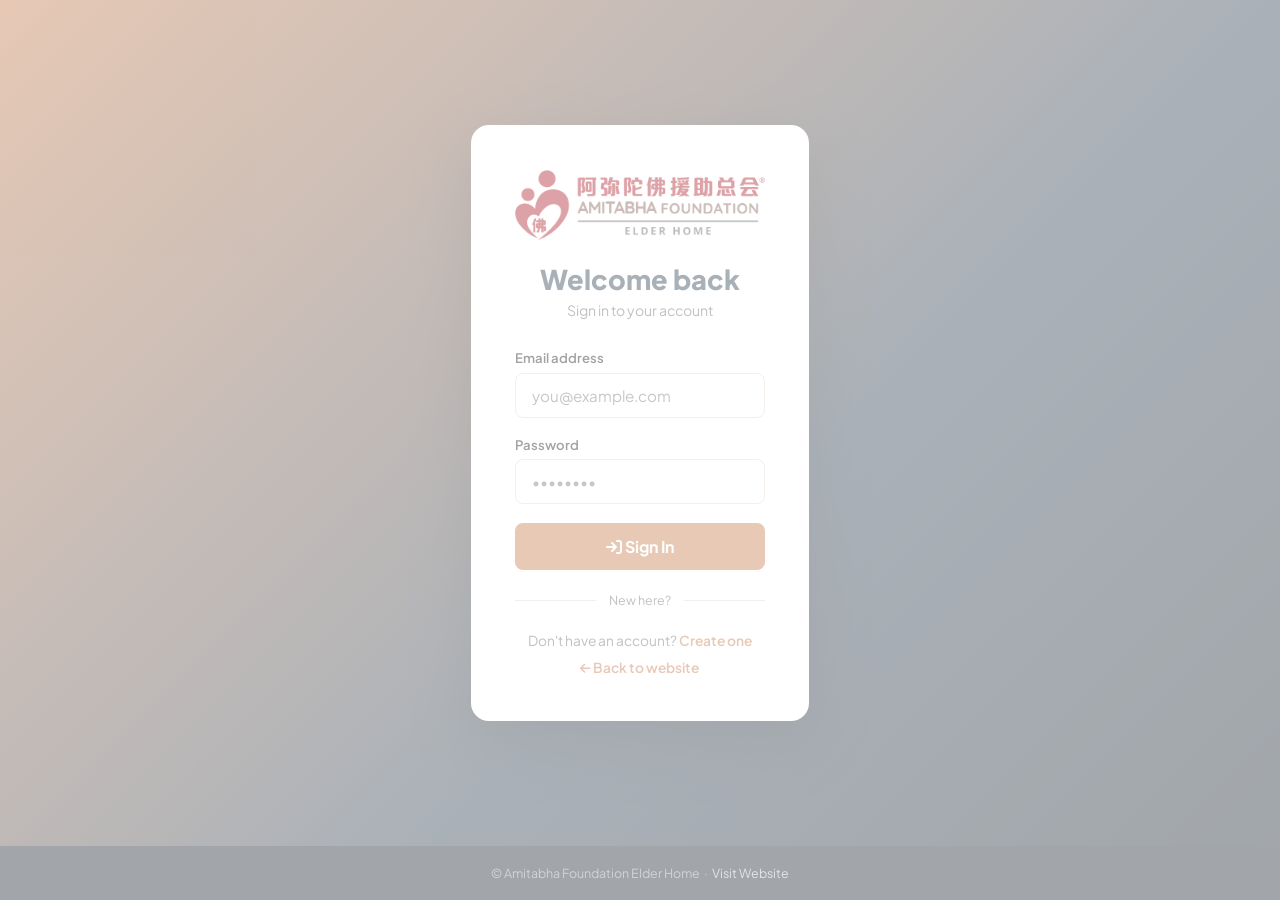
<file: dashboard.html>
﻿<!DOCTYPE html>
<html lang="en">
<head>
<meta charset="UTF-8"/>
<meta name="viewport" content="width=device-width,initial-scale=1"/>
<title>My Account — Amitabha Foundation</title>
<meta name="description" content="Manage your Amitabha Foundation account, view your profile, and access resources for our elder care community.">
<meta name="robots" content="noindex, nofollow">
<link rel="icon" type="image/png" href="Photo/AF_EH%20ARGB%20LOGO%20.png">
  <link rel="icon" type="image/svg+xml" href="/favicon_io/EHKC_favicon.svg" />
  <link rel="apple-touch-icon" sizes="180x180" href="/favicon_io/apple-touch-icon.png" />
  <link rel="icon" type="image/png" sizes="32x32" href="/favicon_io/favicon-32x32.png" />
  <link rel="icon" type="image/png" sizes="16x16" href="/favicon_io/favicon-16x16.png" />
  <link rel="shortcut icon" href="/favicon.ico" />
  <link rel="manifest" href="/site.webmanifest" />
<script src="api-client.js"></script>
<link rel="preconnect" href="https://fonts.googleapis.com">
<link rel="preconnect" href="https://fonts.gstatic.com" crossorigin>
<link href="https://fonts.googleapis.com/css2?family=Plus+Jakarta+Sans:wght@400;500;600;700;800&family=Newsreader:ital,opsz,wght@0,6..72,400;0,6..72,500;0,6..72,600;1,6..72,400;1,6..72,500&display=swap" rel="stylesheet">
<link href="https://cdnjs.cloudflare.com/ajax/libs/font-awesome/6.5.0/css/all.min.css" rel="stylesheet">
<style>
*,*::before,*::after{box-sizing:border-box;margin:0;padding:0}
:root{
  --teal-900:#1a242f;--teal-800:#2c3e50;--teal-700:#c47a4a;
  --teal-600:#d68d5b;--teal-500:#e3a681;--teal-400:#eec4a3;
  --teal-100:#f9e6d4;--teal-50:#fdf2e8;--teal-t:rgba(196,122,74,.13);
  --gold:#daa520;--gold-l:#f0c75e;
  --ink-900:#0c1a1c;--ink-700:#1f3034;--ink-500:#4d6065;--ink-400:#6e8087;
  --line:#e3ecee;--bg:#fffbf2;--surface:#fff;
  --r:14px;--shadow:0 4px 16px rgba(10,40,45,.06),0 18px 48px rgba(10,40,45,.06);
  --shadow-sm:0 2px 8px rgba(10,40,45,.06);
  --t:.32s cubic-bezier(.4,.0,.2,1);
  --max:860px;--header-h:66px;
  --sans:"Plus Jakarta Sans",system-ui,sans-serif;
  --serif:"Newsreader",Georgia,serif;
}
body{font-family:var(--sans);color:var(--ink-700);background:var(--bg);min-height:100vh;line-height:1.6;-webkit-font-smoothing:antialiased;visibility:hidden}
a{color:inherit;text-decoration:none}
button{font-family:inherit;cursor:pointer;border:none;background:none}
img{display:block;max-width:100%}

/* Header */
header{position:sticky;top:0;z-index:80;background:linear-gradient(125deg,var(--teal-700) 0%,var(--teal-800) 58%,var(--teal-900) 100%);box-shadow:0 2px 10px rgba(0,0,0,.18)}
.hdr{max-width:1240px;margin:auto;padding:0 1.5rem;height:var(--header-h);display:flex;align-items:center;justify-content:space-between;gap:1.2rem}
.brand{display:flex;align-items:center;gap:.7rem;text-decoration:none}
.brand img{height:48px;width:auto;display:block;object-fit:contain}
.brand span{font-size:.95rem;font-weight:700;color:#fff;opacity:.92}
.hdr-r{display:flex;align-items:center;gap:.6rem}
.btn{display:inline-flex;align-items:center;gap:.45rem;font-family:inherit;font-weight:600;font-size:.86rem;padding:.58rem 1.1rem;border-radius:999px;transition:all var(--t);white-space:nowrap;cursor:pointer}
.btn-ghost-w{color:#fff;border:1px solid rgba(255,255,255,.35);background:rgba(255,255,255,.08)}
.btn-ghost-w:hover{background:rgba(255,255,255,.2)}
.btn-primary{background:var(--teal-700);color:#fff;border:none}
.btn-primary:hover{background:var(--teal-800)}

/* Main */
main{max-width:var(--max);margin:0 auto;padding:3rem 1.5rem 4rem}

/* Hero row */
.dash-hero{display:flex;align-items:center;gap:1.5rem;margin-bottom:2.5rem;padding:2rem 2rem;background:var(--surface);border-radius:var(--r);box-shadow:var(--shadow-sm);border-left:4px solid var(--teal-700)}
.dash-avatar{width:62px;height:62px;border-radius:50%;background:linear-gradient(135deg,var(--teal-700),var(--teal-800));color:#fff;display:flex;align-items:center;justify-content:center;font-weight:800;font-size:1.5rem;flex-shrink:0}
.dash-hero-info h1{font-family:var(--serif);font-size:1.55rem;font-weight:500;color:var(--ink-900);margin-bottom:.2rem}
.dash-hero-info p{font-size:.88rem;color:var(--ink-500)}

/* Cards grid */
.card-grid{display:grid;grid-template-columns:repeat(auto-fill,minmax(240px,1fr));gap:1.2rem;margin-bottom:2rem}
.dash-card{background:var(--surface);border-radius:var(--r);padding:1.5rem;box-shadow:var(--shadow-sm);border:1px solid var(--line);transition:box-shadow var(--t),transform var(--t);text-decoration:none;color:inherit;display:block}
.dash-card:hover{box-shadow:var(--shadow);transform:translateY(-2px)}
.dash-card .dc-icon{width:44px;height:44px;border-radius:10px;background:var(--teal-t);color:var(--teal-700);display:flex;align-items:center;justify-content:center;font-size:1.15rem;margin-bottom:1rem}
.dash-card h3{font-size:.97rem;font-weight:700;color:var(--ink-900);margin-bottom:.3rem}
.dash-card p{font-size:.83rem;color:var(--ink-500);line-height:1.55}

/* Account info section */
.info-card{background:var(--surface);border-radius:var(--r);padding:1.6rem 1.8rem;box-shadow:var(--shadow-sm);border:1px solid var(--line);margin-bottom:1.2rem}
.info-card h2{font-size:1rem;font-weight:700;color:var(--teal-700);margin-bottom:1.2rem;padding-bottom:.7rem;border-bottom:1px solid var(--line)}
.info-row{display:flex;align-items:center;justify-content:space-between;padding:.55rem 0;border-bottom:1px solid var(--line);gap:1rem}
.info-row:last-child{border-bottom:none}
.info-label{font-size:.82rem;font-weight:600;color:var(--ink-500);min-width:90px}
.info-value{font-size:.9rem;color:var(--ink-700);font-weight:500;word-break:break-word}
.role-badge{display:inline-flex;align-items:center;gap:.35rem;font-size:.76rem;font-weight:700;padding:.22rem .7rem;border-radius:20px;background:var(--teal-t);color:var(--teal-700)}

/* Sign out area */
.sign-out-row{display:flex;align-items:center;justify-content:space-between;gap:1rem;flex-wrap:wrap;padding:1.2rem 1.6rem;background:var(--surface);border-radius:var(--r);box-shadow:var(--shadow-sm);border:1px solid var(--line)}
.sign-out-row p{font-size:.88rem;color:var(--ink-500)}
.btn-signout{display:inline-flex;align-items:center;gap:.5rem;padding:.62rem 1.25rem;background:#fff;border:1.5px solid #fecaca;color:#b91c1c;border-radius:8px;font-size:.88rem;font-weight:700;font-family:var(--sans);cursor:pointer;transition:all .2s}
.btn-signout:hover{background:#fef2f2}

@media(max-width:640px){
  main{padding:2rem 1rem 3rem}
  .dash-hero{flex-direction:column;align-items:flex-start;gap:1rem}
  .card-grid{grid-template-columns:1fr}
  .sign-out-row{flex-direction:column;align-items:flex-start}
}
</style>
<link rel="stylesheet" href="responsive.css">
</head>
<body>

<header>
  <div class="hdr">
    <a href="/" class="brand">
      <img src="Photo/AF_EH%20ARGB%20LOGO%20.png" alt="Amitabha Foundation">
      <span>My Account</span>
    </a>
    <div class="hdr-r">
      <a href="/" class="btn btn-ghost-w"><i class="fa fa-globe"></i> Website</a>
      <button class="btn btn-ghost-w" onclick="doSignOut()"><i class="fa fa-right-from-bracket"></i> Sign Out</button>
    </div>
  </div>
</header>

<main>
  <!-- Hero -->
  <div class="dash-hero">
    <div class="dash-avatar" id="user-initial">?</div>
    <div class="dash-hero-info">
      <h1 id="user-greeting">Welcome</h1>
      <p id="user-email-sub">Loading your account…</p>
    </div>
  </div>

  <!-- Quick links -->
  <div class="card-grid">
    <a href="/jobs" class="dash-card">
      <div class="dc-icon"><i class="fa fa-briefcase"></i></div>
      <h3>Job Opportunities</h3>
      <p>Browse open positions and apply to join our care team.</p>
    </a>
    <a href="/blog" class="dash-card">
      <div class="dc-icon"><i class="fa fa-newspaper"></i></div>
      <h3>News &amp; Events</h3>
      <p>Stay up to date with our latest activities and announcements.</p>
    </a>
    <a href="https://wa.me/60127662911?text=I%20need%20help%20with%20elder%20care%20and%20support." class="dash-card">
      <div class="dc-icon"><i class="fa fa-envelope"></i></div>
      <h3>Contact Us</h3>
      <p>Reach our team for care enquiries or general questions.</p>
    </a>
    <a href="/about" class="dash-card">
      <div class="dc-icon"><i class="fa fa-heart"></i></div>
      <h3>About the Foundation</h3>
      <p>Learn about our mission and two decades of compassionate service.</p>
    </a>
  </div>

  <!-- Account info -->
  <div class="info-card">
    <h2>Account Details</h2>
    <div class="info-row">
      <span class="info-label">Name</span>
      <span class="info-value" id="detail-name">—</span>
    </div>
    <div class="info-row">
      <span class="info-label">Email</span>
      <span class="info-value" id="detail-email">—</span>
    </div>
    <div class="info-row">
      <span class="info-label">Role</span>
      <span class="info-value"><span class="role-badge" id="detail-role"><i class="fa fa-user"></i> User</span></span>
    </div>
    <div class="info-row">
      <span class="info-label">Joined</span>
      <span class="info-value" id="detail-joined">—</span>
    </div>
  </div>

  <!-- Sign out -->
  <div class="sign-out-row">
    <p>Signing out will end your current session.</p>
    <button class="btn-signout" onclick="doSignOut()"><i class="fa fa-right-from-bracket"></i> Sign Out</button>
  </div>
</main>

<script>
/* Auth guard — hide content until session confirmed */
(async () => {
  const { data: { session } } = await sb.auth.getSession();
  if (!session) { location.replace('login.html'); return; }

  const user = session.user;
  const { data: profile } = await sb.from('profiles').select('name,role,created_at').eq('id', user.id).single();

  const name = profile?.name || user.email?.split('@')[0] || 'there';
  const role = profile?.role || 'user';
  const joined = profile?.created_at ? new Date(profile.created_at).toLocaleDateString('en-MY', { day:'numeric', month:'long', year:'numeric' }) : '—';

  /* Populate UI */
  document.getElementById('user-initial').textContent = name.charAt(0).toUpperCase();
  document.getElementById('user-greeting').textContent = 'Welcome back, ' + name.split(' ')[0] + '!';
  document.getElementById('user-email-sub').textContent = user.email;
  document.getElementById('detail-name').textContent = name;
  document.getElementById('detail-email').textContent = user.email;
  document.getElementById('detail-role').innerHTML = `<i class="fa fa-${role === 'admin' ? 'shield-halved' : 'user'}"></i> ${role.charAt(0).toUpperCase() + role.slice(1)}`;
  document.getElementById('detail-joined').textContent = joined;

  document.body.style.visibility = 'visible';
})();

async function doSignOut() {
  await sb.auth.signOut();
  location.replace('main_page.html');
}
</script>
</body>
</html>
</file>
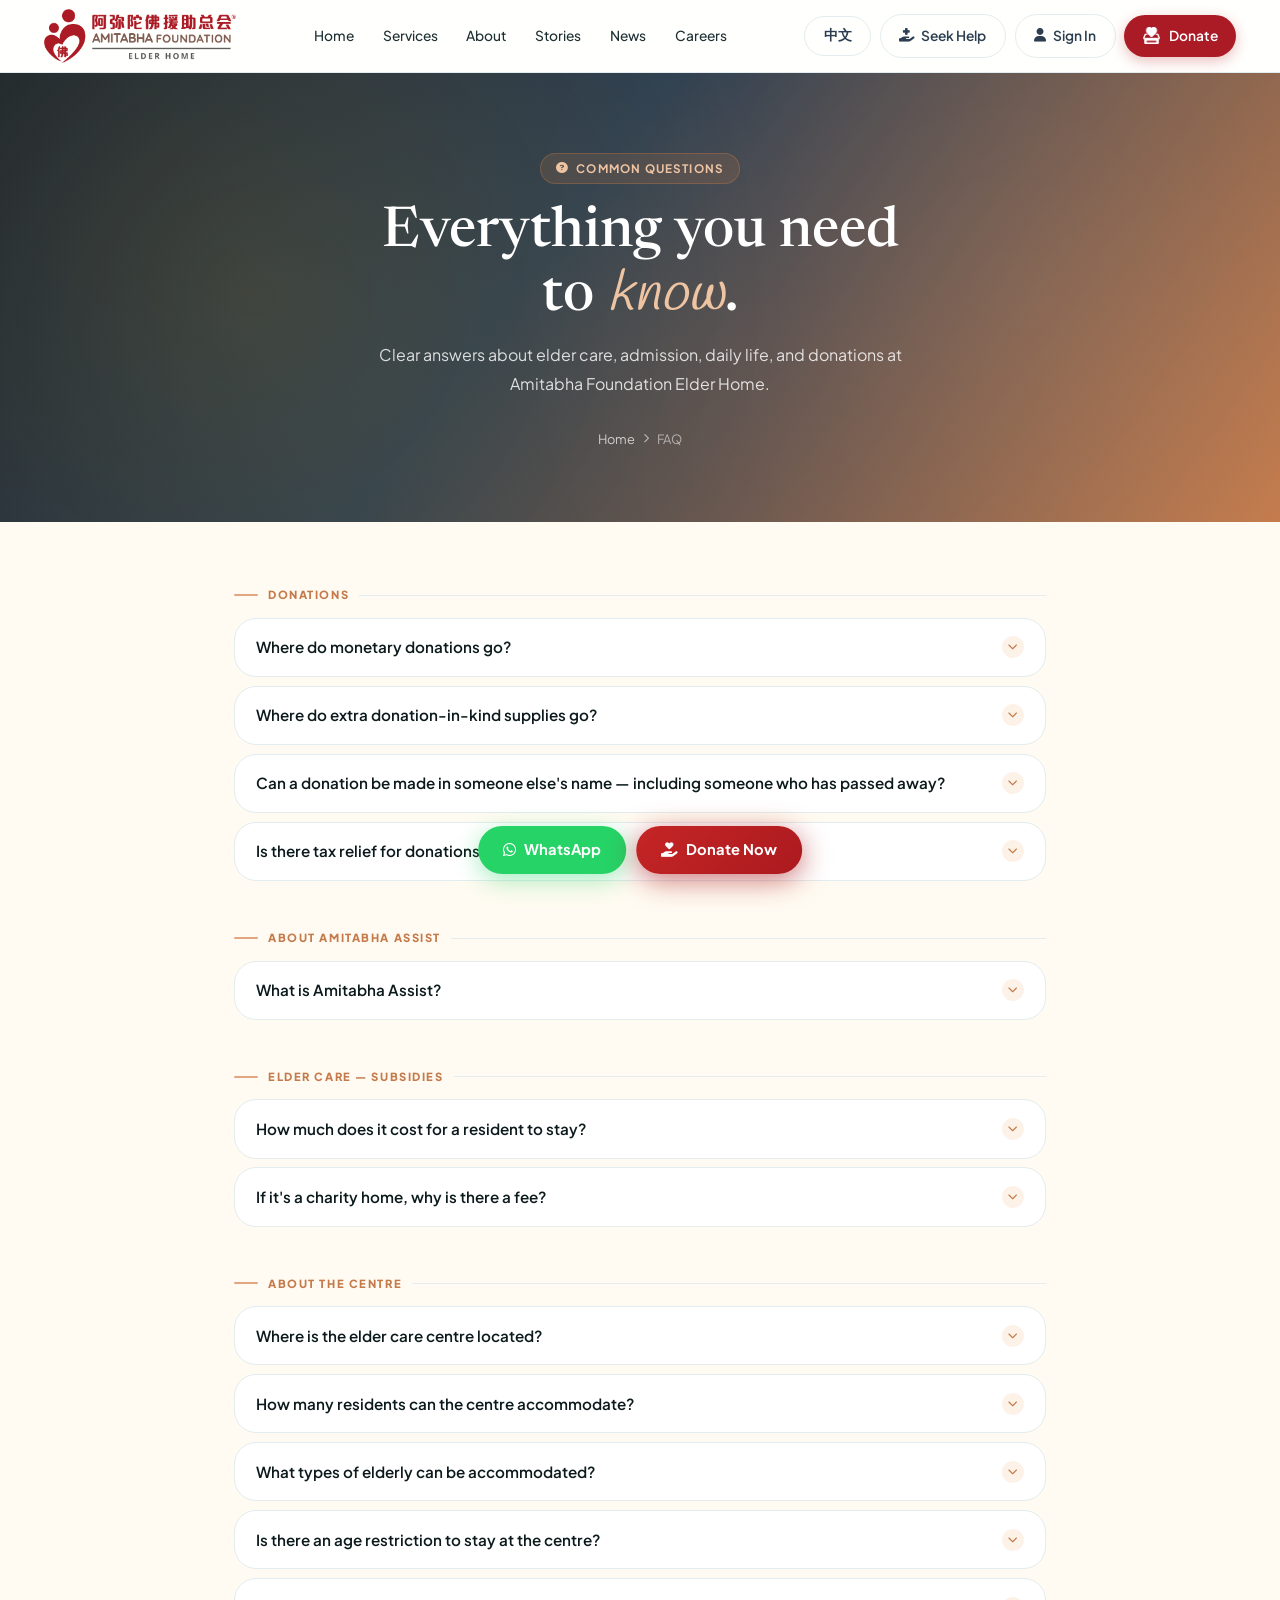
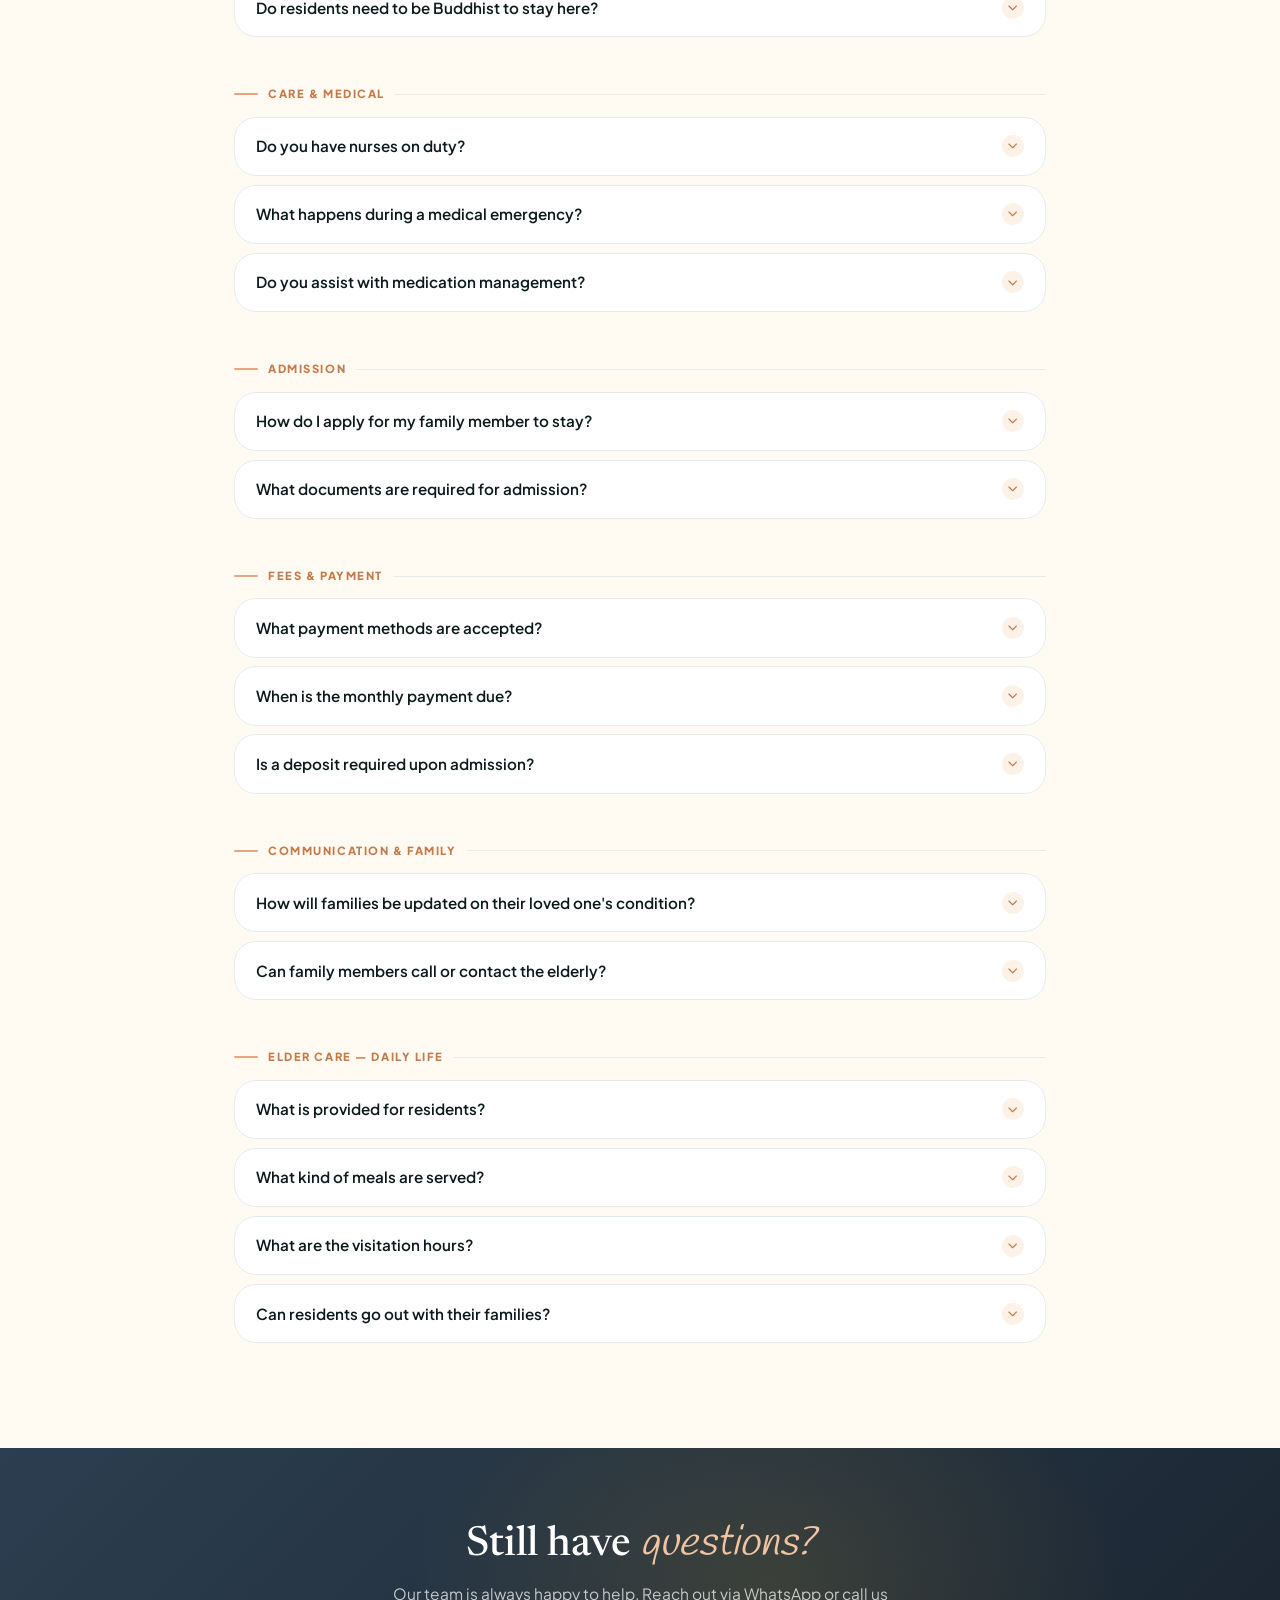
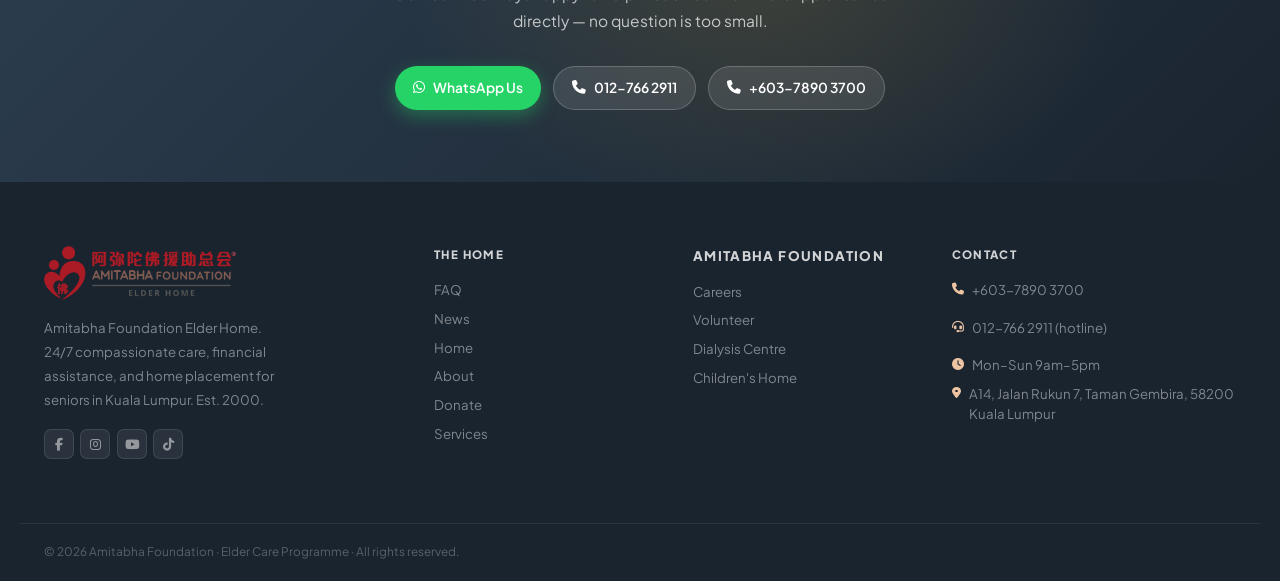
<file: faq.html>
﻿<!DOCTYPE html>
<html lang="en" data-zh-title="faq.meta.title" data-zh-desc="faq.meta.description">
<head>
<meta charset="UTF-8">
<meta name="viewport" content="width=device-width,initial-scale=1.0">
<title>FAQ – Amitabha Foundation Elder Home</title>
<meta name="description" content="Frequently asked questions about elder care, admission, fees, donations, and daily life at Amitabha Foundation Elder Home in Kuala Lumpur.">
<meta name="robots" content="index, follow">
<link rel="canonical" href="https://eldercare.amitabhafoundation.my/faq">
<meta property="og:type" content="website">
<meta property="og:site_name" content="Amitabha Foundation Elder Home">
<meta property="og:url" content="https://eldercare.amitabhafoundation.my/faq">
<meta property="og:title" content="FAQ – Amitabha Foundation Elder Home">
<meta property="og:description" content="Frequently asked questions about elder care, admission, fees, donations, and daily life at Amitabha Foundation Elder Home in Kuala Lumpur.">
<meta property="og:image" content="https://res.cloudinary.com/dwznza6l9/image/upload/q_auto/f_auto/v1778743537/Gemini_Generated_Image_l4ia4zl4ia4zl4ia_1_a6lpzp.png">
<meta property="og:image:width" content="1200">
<meta property="og:image:height" content="630">
<meta property="og:locale" content="en_MY">
<meta name="twitter:card" content="summary_large_image">
<meta name="twitter:title" content="FAQ – Amitabha Foundation Elder Home">
<meta name="twitter:description" content="Frequently asked questions about elder care, admission, fees, donations, and daily life at Amitabha Foundation Elder Home in Kuala Lumpur.">
<meta name="twitter:image" content="https://res.cloudinary.com/dwznza6l9/image/upload/q_auto/f_auto/v1778743537/Gemini_Generated_Image_l4ia4zl4ia4zl4ia_1_a6lpzp.png">
<link rel="icon" type="image/png" href="Photo/AF_EH%20ARGB%20LOGO%20.png">
  <link rel="icon" type="image/svg+xml" href="/favicon_io/EHKC_favicon.svg" />
  <link rel="apple-touch-icon" sizes="180x180" href="/favicon_io/apple-touch-icon.png" />
  <link rel="icon" type="image/png" sizes="32x32" href="/favicon_io/favicon-32x32.png" />
  <link rel="icon" type="image/png" sizes="16x16" href="/favicon_io/favicon-16x16.png" />
  <link rel="shortcut icon" href="/favicon.ico" />
  <link rel="manifest" href="/site.webmanifest" />
<link rel="preconnect" href="https://fonts.googleapis.com">
<link rel="preconnect" href="https://fonts.gstatic.com" crossorigin>
<link href="https://fonts.googleapis.com/css2?family=Plus+Jakarta+Sans:wght@400;500;600;700;800&family=Newsreader:ital,opsz,wght@0,6..72,400;0,6..72,500;0,6..72,600;1,6..72,400;1,6..72,500&display=swap" rel="stylesheet">
<link href="https://cdnjs.cloudflare.com/ajax/libs/font-awesome/6.5.0/css/all.min.css" rel="stylesheet">
<link rel="stylesheet" href="animations.css">
<style>
*,*::before,*::after{margin:0;padding:0;box-sizing:border-box}
:root{
  --teal-900:#1a242f;--teal-800:#2c3e50;--teal-700:#c47a4a;
  --teal-600:#d68d5b;--teal-500:#e3a681;--teal-400:#eec4a3;
  --teal-100:#f9e6d4;--teal-50:#fdf2e8;--teal-25:#fffaf3;
  --gold:#daa520;--gold-d:#b8881a;--gold-l:#f0c75e;
  --ink-900:#0c1a1c;--ink-700:#1f3034;--ink-500:#4d6065;--ink-400:#6e8087;--ink-300:#9aa9ae;
  --line:#e3ecee;--bg:#fffbf2;--surface:#ffffff;
  --r-sm:10px;--r:14px;--r-lg:22px;--r-xl:28px;
  --shadow-sm:0 1px 2px rgba(10,40,45,.04),0 2px 8px rgba(10,40,45,.04);
  --shadow:0 4px 16px rgba(10,40,45,.06),0 18px 48px rgba(10,40,45,.06);
  --shadow-lg:0 24px 64px rgba(6,59,61,.14);
  --t:.32s cubic-bezier(.4,0,.2,1);
  --max:1240px;--header-h:72px;
  --sans:"Plus Jakarta Sans",system-ui,sans-serif;
  --serif:"Newsreader",Georgia,serif;
}
html{scroll-behavior:smooth;overflow-x:hidden;max-width:100%}
body{font-family:var(--sans);color:var(--ink-700);background:var(--bg);line-height:1.6;-webkit-font-smoothing:antialiased;overflow-x:hidden}
img{display:block;max-width:100%}
a{color:inherit;text-decoration:none}
ul{list-style:none}
button{font-family:inherit;cursor:pointer;border:none;background:none}

/* ─── Header ─── */
header{position:sticky;top:0;z-index:80;background:rgba(255,255,255,.86);backdrop-filter:saturate(160%) blur(18px);-webkit-backdrop-filter:saturate(160%) blur(18px);border-bottom:1px solid var(--line);transition:box-shadow var(--t),background var(--t)}
header.scrolled{background:rgba(255,255,255,.96);box-shadow:0 2px 18px rgba(10,40,45,.06)}
.hdr{max-width:var(--max);margin:auto;padding:0 1.5rem;height:var(--header-h);display:flex;align-items:center;justify-content:space-between;gap:1.2rem}
.brand{display:flex;align-items:center;gap:.7rem}
.brand img{height:54px;width:auto;display:block;object-fit:contain}
.nav{display:flex;gap:.1rem;align-items:center}
.nav a{font-size:.86rem;font-weight:500;color:var(--ink-700);padding:.5rem .85rem;border-radius:8px;transition:color .3s ease,background .3s ease}
.nav a:hover{background:rgba(247,230,233,.5);color:#ab1b25}
.nav a.on{color:#ab1b25;background:transparent}
.nav a.on::after{content:"";display:block;width:18px;height:2px;border-radius:2px;background:#ab1b25;margin:2px auto -6px}
.hdr-r{display:flex;align-items:center;gap:.55rem}
.btn{display:inline-flex;align-items:center;gap:.45rem;font-family:inherit;font-weight:600;font-size:.86rem;padding:.62rem 1.15rem;border-radius:999px;transition:all var(--t);white-space:nowrap}
.btn-ghost{color:var(--teal-800);border:1px solid var(--line)}
.btn-ghost:hover{background:rgba(196,122,74,.13);border-color:var(--teal-700);color:var(--teal-700)}
.btn-primary{background:var(--teal-700);color:#fff;box-shadow:0 6px 18px rgba(196,122,74,.32)}
.btn-primary:hover{background:var(--teal-600)}
.btn-donate{background:#ab1b25;color:#fff;box-shadow:0 4px 14px rgba(171,26,31,.28);animation:donateGlow 2.5s ease-in-out infinite}
.btn-donate:hover{background:#8f1419;transform:translateY(-1px);animation-play-state:paused}
@keyframes donateGlow{0%,100%{box-shadow:0 4px 18px rgba(171,26,31,.5),0 0 0 0 rgba(171,26,31,0)}50%{box-shadow:0 6px 28px rgba(171,26,31,.85),0 0 24px rgba(171,26,31,.5),0 0 0 8px rgba(171,26,31,.13)}}
.burger{display:none;flex-direction:column;gap:5px;padding:.5rem;cursor:pointer}
.burger span{width:22px;height:2px;background:var(--teal-800);border-radius:2px;transition:all var(--t)}
.burger.open span:nth-child(1){transform:translateY(7px) rotate(45deg)}
.burger.open span:nth-child(2){opacity:0}
.burger.open span:nth-child(3){transform:translateY(-7px) rotate(-45deg)}
.mob-menu{display:none;flex-direction:column;background:#fff;border-top:1px solid var(--line);padding:.6rem 1.5rem 1.2rem}
.mob-menu.open{display:flex}
.mob-menu a{padding:.7rem .3rem;font-size:.95rem;color:var(--ink-700);border-bottom:1px solid var(--line)}
.mob-menu a:last-child{border-bottom:none}
.donate-img{height:17px;width:auto;display:inline-block;vertical-align:middle;margin-right:.1rem}
.donate-img-plain{height:15px;width:auto;display:inline-block;vertical-align:middle;margin-right:.25rem}

/* ─── Page Hero ─── */
.page-hero{background:linear-gradient(125deg,var(--teal-900) 0%,var(--teal-800) 42%,var(--teal-700) 100%);padding:5rem 1.5rem 4.5rem;text-align:center;position:relative;overflow:hidden}
.page-hero::before{content:'';position:absolute;inset:0;background:radial-gradient(circle at 20% 50%,rgba(218,165,32,.15),transparent 50%),radial-gradient(circle at 80% 50%,rgba(255,255,255,.05),transparent 50%)}
.page-hero-in{position:relative;z-index:1;max-width:760px;margin:auto}
.page-pill{display:inline-flex;align-items:center;gap:.45rem;background:rgba(196,122,74,.18);border:1px solid rgba(196,122,74,.35);color:#eec4a3;padding:.32rem .95rem;border-radius:50px;font-size:.73rem;font-weight:700;letter-spacing:.1em;text-transform:uppercase;margin-bottom:1.2rem}
.page-hero h1{font-family:var(--serif);font-size:clamp(2.2rem,5vw,3.6rem);font-weight:500;color:#fff;line-height:1.1;margin-bottom:.8rem}
.page-hero h1 em{font-style:italic;color:#eec4a3}
.page-hero p{font-size:1rem;color:rgba(255,255,255,.82);max-width:560px;margin:0 auto 1.6rem;line-height:1.8}
.breadcrumb{display:inline-flex;align-items:center;gap:.5rem;font-size:.8rem;color:rgba(255,255,255,.55)}
.breadcrumb a{color:rgba(255,255,255,.72);transition:color var(--t)}
.breadcrumb a:hover{color:#eec4a3}
.breadcrumb i{font-size:.6rem}

/* ─── FAQ Layout ─── */
.faq-body{max-width:860px;margin:0 auto;padding:4rem 1.5rem 6rem}

/* Category label */
.faq-cat{display:flex;align-items:center;gap:10px;margin:3rem 0 .85rem;font-size:.7rem;font-weight:800;letter-spacing:.14em;text-transform:uppercase;color:var(--teal-700)}
.faq-cat:first-child{margin-top:0}
.faq-cat::before{content:'';width:24px;height:2px;background:var(--teal-500);border-radius:2px;flex-shrink:0}
.faq-cat::after{content:'';flex:1;height:.5px;background:var(--line)}

/* Accordion card */
.faq-card{background:var(--surface);border:1px solid var(--line);border-radius:var(--r-lg);margin-bottom:.55rem;overflow:hidden;transition:border-color var(--t),box-shadow var(--t)}
.faq-card:hover{border-color:var(--teal-400);box-shadow:var(--shadow-sm)}
.faq-card.open{border-color:var(--teal-500);box-shadow:0 2px 16px rgba(196,122,74,.1)}

.faq-q{display:flex;align-items:center;justify-content:space-between;gap:1rem;padding:1.1rem 1.3rem;cursor:pointer;user-select:none;-webkit-tap-highlight-color:transparent}
.faq-q-text{font-size:.95rem;font-weight:600;color:var(--ink-900);line-height:1.45;flex:1}
.faq-icon{width:22px;height:22px;flex-shrink:0;border-radius:50%;background:var(--teal-50);color:var(--teal-700);display:flex;align-items:center;justify-content:center;font-size:.62rem;transition:transform var(--t),background var(--t)}
.faq-card.open .faq-icon{transform:rotate(180deg);background:var(--teal-700);color:#fff}

.faq-a{max-height:0;overflow:hidden;transition:max-height .38s ease}
.faq-card.open .faq-a{max-height:800px}
.faq-a-inner{padding:0 1.3rem 1.2rem;border-top:1px solid var(--line);padding-top:1rem;font-size:.92rem;color:var(--ink-500);line-height:1.78}
.faq-a-inner strong{color:var(--ink-700);font-weight:600}
.faq-highlight{background:var(--teal-50);border-left:3px solid var(--teal-500);border-radius:0 8px 8px 0;padding:.75rem 1rem;margin-top:.85rem;font-size:.88rem;color:var(--ink-700);line-height:1.65}

/* ─── CTA Band ─── */
.faq-cta{background:linear-gradient(135deg,var(--teal-800),var(--teal-900));padding:4.5rem 1.5rem;text-align:center;position:relative;overflow:hidden}
.faq-cta::before{content:'';position:absolute;inset:0;background:radial-gradient(600px 400px at 60% 40%,rgba(218,165,32,.14),transparent 60%)}
.faq-cta-in{position:relative;z-index:1;max-width:600px;margin:auto}
.faq-cta h2{font-family:var(--serif);font-size:clamp(1.8rem,3.5vw,2.6rem);font-weight:500;color:#fff;margin-bottom:.65rem;line-height:1.2}
.faq-cta h2 em{font-style:italic;color:var(--teal-400)}
.faq-cta p{color:rgba(255,255,255,.72);font-size:.97rem;max-width:500px;margin:0 auto 2rem;line-height:1.7}
.faq-cta-btns{display:flex;gap:.75rem;justify-content:center;flex-wrap:wrap}
.btn-wa{background:#25d366;color:#fff;box-shadow:0 6px 18px rgba(37,211,102,.38)}
.btn-wa:hover{background:#1ebe5a}

/* ─── Footer ─── */
footer{background:var(--teal-900);color:rgba(255,255,255,.5)}
.foot-top{max-width:var(--max);margin:auto;padding:3.5rem 1.5rem 2.5rem;display:grid;grid-template-columns:1.6fr 1fr 1fr 1.3fr;gap:2.5rem}
.foot-brand img{height:54px;width:auto;display:block;object-fit:contain;margin-bottom:1rem}
.foot-brand p{font-size:.83rem;line-height:1.8;color:rgba(255,255,255,.45);max-width:240px;margin-bottom:1.1rem}
.foot-soc{display:flex;gap:.4rem}
.foot-soc a{width:30px;height:30px;border-radius:7px;background:rgba(255,255,255,.07);border:1px solid rgba(255,255,255,.1);color:rgba(255,255,255,.5);display:inline-flex;align-items:center;justify-content:center;font-size:.8rem;transition:all var(--t)}
.foot-soc a:hover{background:var(--teal-700);color:#fff;border-color:var(--teal-700);transform:translateY(-2px)}
.foot-col h4{font-size:.72rem;font-weight:800;letter-spacing:.12em;text-transform:uppercase;color:rgba(255,255,255,.8);margin-bottom:1rem}
.foot-col a,.foot-col .fci{display:flex;align-items:flex-start;gap:.5rem;font-size:.83rem;color:rgba(255,255,255,.45);margin-bottom:.55rem;transition:color var(--t);line-height:1.5}
.foot-col a:hover{color:rgba(255,255,255,.85)}
.foot-col .fci i{color:var(--teal-400);font-size:.75rem;margin-top:.2rem;flex-shrink:0}
.foot-col a i{color:var(--teal-400);font-size:.75rem;flex-shrink:0}
.foot-bot{max-width:var(--max);margin:auto;padding:1.1rem 1.5rem;border-top:1px solid rgba(255,255,255,.07);display:flex;align-items:center;justify-content:space-between;flex-wrap:wrap;gap:.6rem}
.foot-bot p{font-size:.74rem;color:rgba(255,255,255,.28)}

/* ─── Float bar ─── */
.float-bar{position:fixed;bottom:1.6rem;left:50%;transform:translateX(-50%);z-index:999;display:flex;gap:.65rem;align-items:center}
.float-wa{display:inline-flex;align-items:center;gap:.5rem;padding:.78rem 1.55rem;border-radius:999px;font-weight:700;font-size:.92rem;font-family:var(--sans);white-space:nowrap;transition:all var(--t);background:#25d366;color:#fff;box-shadow:0 6px 24px rgba(37,211,102,.42);text-decoration:none}
.float-wa:hover{background:#1ebe5a;transform:translateY(-3px)}
.float-donate{display:inline-flex;align-items:center;gap:.5rem;padding:.78rem 1.55rem;border-radius:999px;font-weight:700;font-size:.92rem;font-family:var(--sans);white-space:nowrap;transition:all var(--t);background:linear-gradient(135deg,#c52525,#ab1a1f);color:#fff;box-shadow:0 6px 28px rgba(171,26,31,.6);text-decoration:none;animation:donatePulse 2.8s ease-in-out infinite}
.float-donate:hover{background:#8f1419;transform:translateY(-3px);animation-play-state:paused}
@keyframes donatePulse{0%,100%{box-shadow:0 6px 28px rgba(171,26,31,.6),0 0 0 0 rgba(171,26,31,.0)}50%{box-shadow:0 8px 36px rgba(171,26,31,.8),0 0 0 10px rgba(171,26,31,.12)}}
.fl-label{}

/* ─── Responsive ─── */
@media(max-width:1024px){
  .nav{display:none}
  .burger{display:flex}
  .hdr-r .btn-ghost{display:none}
  .foot-top{grid-template-columns:1fr 1fr}
}
@media(max-width:640px){
  .foot-top{grid-template-columns:1fr}
  .foot-bot{flex-direction:column;text-align:center}
  .faq-body{padding:3rem 1rem 5rem}
  .faq-cta{padding:3.5rem 1rem}
  .float-bar{left:auto;right:1.2rem;transform:none;bottom:1.4rem;flex-direction:column;gap:.5rem}
  .float-wa,.float-donate{width:52px;height:52px;padding:0;border-radius:50%;justify-content:center;font-size:1.35rem}
  .float-wa .fl-label,.float-donate .fl-label{display:none}
}
@media(max-width:480px){
  .faq-q{min-height:44px;padding:.95rem 1.1rem}
}
</style>
<link rel="stylesheet" href="responsive.css">
<script type="application/ld+json">
{
  "@context": "https://schema.org",
  "@type": "FAQPage",
  "mainEntity": [
    {
      "@type": "Question",
      "name": "How much does it cost for a resident to stay?",
      "acceptedAnswer": {
        "@type": "Answer",
        "text": "Monthly fees range from RM 1,800 to RM 2,500, depending on the level of care and condition of the resident. Please contact us directly for a personalised quote based on your loved one's needs."
      }
    },
    {
      "@type": "Question",
      "name": "If it's a charity home, why is there a fee?",
      "acceptedAnswer": {
        "@type": "Answer",
        "text": "The listed fees are the unsubsidised rate — in practice, many residents receive financial assistance from the Amitabha Foundation. Some residents stay entirely for free, while others pay only a few hundred ringgit a month."
      }
    },
    {
      "@type": "Question",
      "name": "Where is the elder care centre located?",
      "acceptedAnswer": {
        "@type": "Answer",
        "text": "Our centre is located at A14, Jalan Rukun 7, Taman Gembira, 58200 Kuala Lumpur. We are easily accessible by car and are open for visits daily from 9am to 5pm."
      }
    },
    {
      "@type": "Question",
      "name": "What types of elderly can be accommodated?",
      "acceptedAnswer": {
        "@type": "Answer",
        "text": "We welcome elderly residents who are mobile, wheelchair-bound, or bedridden. We also accommodate elderly with dementia or other special needs. Each resident receives a level of care tailored to their condition."
      }
    },
    {
      "@type": "Question",
      "name": "How many residents can the centre accommodate?",
      "acceptedAnswer": {
        "@type": "Answer",
        "text": "Our centre can accommodate up to 35 elderly residents at one time. If all beds are occupied, we will place your loved one on a waiting list and contact you as soon as a space becomes available."
      }
    },
    {
      "@type": "Question",
      "name": "Is there tax relief for donations?",
      "acceptedAnswer": {
        "@type": "Answer",
        "text": "Yes. The Amitabha Foundation is registered under LHDN, so qualifying monetary donations made directly by the donor are eligible for tax exemption. Please retain your receipt for tax filing purposes."
      }
    },
    {
      "@type": "Question",
      "name": "Where do monetary donations go?",
      "acceptedAnswer": {
        "@type": "Answer",
        "text": "Donations directly support the elderly in our care — covering meals, medicine, caregiver wages, and daily living needs. A portion is also channelled to the Amitabha Foundation, shared across departments including the Children's Home, Dialysis Centre, and Amitabha Assist."
      }
    }
  ]
}
</script>
</head>
<body>

<!-- HEADER -->
<header id="hdr">
  <div class="hdr">
    <a href="/" class="brand">
      <img src="Photo/AF_EH%20ARGB%20LOGO%20.png" alt="Amitabha Foundation Elder Home">
    </a>
    <nav class="nav">
      <a href="/" data-i18n="nav.home">Home</a>
      <a href="/services" data-i18n="nav.services">Services</a>
      <a href="/about" data-i18n="nav.about">About</a>
      <a href="/stories" data-i18n="nav.stories">Stories</a>
      <a href="/blog" data-i18n="nav.news">News</a>
      <a href="/jobs" data-i18n="nav.careers">Careers</a>
    </nav>
    <div class="hdr-r">
      <button class="lang-toggle btn btn-ghost" id="lang-toggle-desk">中文</button>
      <a href="https://wa.me/60127662911?text=I%20need%20help%20with%20elder%20care%20and%20support." class="btn btn-ghost"><i class="fa fa-hand-holding-medical"></i> <span data-i18n="nav.seekHelp">Seek Help</span></a>
      <div id="nav-auth"><a href="/login" class="btn btn-ghost"><i class="fa fa-user"></i> <span data-i18n="nav.signIn">Sign In</span></a></div>
      <a href="https://m.amitabhafoundation.my/en/donation" class="btn btn-donate" target="_blank" rel="noopener"><img src="Photo/Repair%20scenshot%20website/Donation%201.png" class="donate-img" alt=""> <span data-i18n="nav.donate">Donate</span></a>
      <button class="burger" id="burger" aria-label="Menu"><span></span><span></span><span></span></button>
    </div>
  </div>
  <nav class="mob-menu" id="mob-menu">
    <a href="/" data-i18n="nav.home">Home</a>
    <a href="/services" data-i18n="nav.services">Services</a>
    <a href="/about" data-i18n="nav.about">About</a>
    <a href="/stories" data-i18n="nav.stories">Stories</a>
    <a href="/blog" data-i18n="nav.news">News</a>
    <a href="/jobs" data-i18n="nav.careers">Careers</a>
    <a href="/login" id="mob-signin"><i class="fa fa-user"></i> <span data-i18n="nav.signIn">Sign In</span></a>
    <a href="https://wa.me/60127662911?text=I%20need%20help%20with%20elder%20care%20and%20support." style="color:var(--teal-700);font-weight:700"><i class="fa fa-hand-holding-medical"></i> <span data-i18n="nav.seekHelp">Seek Help</span></a>
    <a href="https://m.amitabhafoundation.my/en/donation" target="_blank" rel="noopener" style="color:#ab1b25;font-weight:700"><img src="Photo/Repair%20scenshot%20website/Donation%201.png" class="donate-img-plain" alt=""> <span data-i18n="nav.donateNow">Donate Now</span></a>
    <button class="lang-toggle btn btn-ghost" style="width:100%;text-align:left;margin-top:.5rem">中文</button>
  </nav>
</header>

<!-- PAGE HERO -->
<div class="page-hero">
  <div class="page-hero-in">
    <div class="page-pill"><i class="fa fa-circle-question"></i> <span data-i18n="faq.hero.pill">Common Questions</span></div>
    <h1 data-i18n-html="faq.hero.h1">Everything you need<br>to <em>know</em>.</h1>
    <p data-i18n="faq.hero.p">Clear answers about elder care, admission, daily life, and donations at Amitabha Foundation Elder Home.</p>
    <div class="breadcrumb"><a href="/" data-i18n="nav.home">Home</a><i class="fa fa-chevron-right"></i><span data-i18n="faq.crumb">FAQ</span></div>
  </div>
</div>

<!-- FAQ CONTENT -->
<div class="faq-body">

  <!-- ── Donations ── -->
  <div class="faq-cat" data-i18n="faq.cat.donations">Donations</div>

  <div class="faq-card" onclick="toggleFaq(this)">
    <div class="faq-q">
      <span class="faq-q-text" data-i18n="faq.q1">Where do monetary donations go?</span>
      <span class="faq-icon"><i class="fa fa-chevron-down"></i></span>
    </div>
    <div class="faq-a"><div class="faq-a-inner" data-i18n-html="faq.a1">
      Donations directly support the elderly in our care — covering meals, medicine, caregiver wages, and daily living needs. A portion is also channelled to the Amitabha Foundation, which is shared across other departments including the <strong>Children's Home</strong>, <strong>Dialysis Centre</strong>, and <strong>Amitabha Assist</strong>.
    </div></div>
  </div>

  <div class="faq-card" onclick="toggleFaq(this)">
    <div class="faq-q">
      <span class="faq-q-text" data-i18n="faq.q2">Where do extra donation-in-kind supplies go?</span>
      <span class="faq-icon"><i class="fa fa-chevron-down"></i></span>
    </div>
    <div class="faq-a"><div class="faq-a-inner" data-i18n-html="faq.a2">
      Extra in-kind supplies such as food, diapers, and daily essentials are channelled to the Amitabha Foundation and distributed across departments — including the <strong>Children's Home</strong>, <strong>Dialysis Centre</strong>, and <strong>Amitabha Assist</strong> — wherever the need is greatest.
    </div></div>
  </div>

  <div class="faq-card" onclick="toggleFaq(this)">
    <div class="faq-q">
      <span class="faq-q-text" data-i18n="faq.q3">Can a donation be made in someone else's name — including someone who has passed away?</span>
      <span class="faq-icon"><i class="fa fa-chevron-down"></i></span>
    </div>
    <div class="faq-a"><div class="faq-a-inner" data-i18n-html="faq.a3">
      Yes. We can arrange a donation on behalf of another person, including as a dedication or blessing for someone who has passed away.
      <div class="faq-highlight"><strong>Please note:</strong> donations made in another person's name are <strong>not eligible for tax exemption</strong>.</div>
    </div></div>
  </div>

  <div class="faq-card" onclick="toggleFaq(this)">
    <div class="faq-q">
      <span class="faq-q-text" data-i18n="faq.q4">Is there tax relief for donations?</span>
      <span class="faq-icon"><i class="fa fa-chevron-down"></i></span>
    </div>
    <div class="faq-a"><div class="faq-a-inner" data-i18n-html="faq.a4">
      Yes. The Amitabha Foundation is <strong>registered under LHDN</strong>, so qualifying monetary donations made directly by the donor are eligible for tax exemption. Please retain your receipt for tax filing purposes.
    </div></div>
  </div>

  <!-- ── About Amitabha Assist ── -->
  <div class="faq-cat" data-i18n="faq.cat.assist">About Amitabha Assist</div>

  <div class="faq-card" onclick="toggleFaq(this)">
    <div class="faq-q">
      <span class="faq-q-text" data-i18n="faq.q5">What is Amitabha Assist?</span>
      <span class="faq-icon"><i class="fa fa-chevron-down"></i></span>
    </div>
    <div class="faq-a"><div class="faq-a-inner" data-i18n-html="faq.a5">
      Amitabha Assist is a community outreach department of the Amitabha Foundation. Their work includes:<br><br>
      <strong>Disaster relief</strong> — responding to communities affected by floods and emergencies<br>
      <strong>Supply distribution</strong> — delivering food and essentials to those in need<br>
      <strong>School outreach</strong> — supporting schools in remote areas with minimal government assistance
    </div></div>
  </div>

  <!-- ── Elder Care — Subsidies ── -->
  <div class="faq-cat" data-i18n="faq.cat.subsidies">Elder Care — Subsidies</div>

  <div class="faq-card" onclick="toggleFaq(this)">
    <div class="faq-q">
      <span class="faq-q-text" data-i18n="faq.q6">How much does it cost for a resident to stay?</span>
      <span class="faq-icon"><i class="fa fa-chevron-down"></i></span>
    </div>
    <div class="faq-a"><div class="faq-a-inner" data-i18n-html="faq.a6">
      Monthly fees range from <strong>RM 1,800 to RM 2,500</strong>, depending on the level of care and condition of the resident. Please contact us directly for a personalised quote based on your loved one's needs.
    </div></div>
  </div>

  <div class="faq-card" onclick="toggleFaq(this)">
    <div class="faq-q">
      <span class="faq-q-text" data-i18n="faq.q7">If it's a charity home, why is there a fee?</span>
      <span class="faq-icon"><i class="fa fa-chevron-down"></i></span>
    </div>
    <div class="faq-a"><div class="faq-a-inner" data-i18n-html="faq.a7">
      The listed fees are the unsubsidised rate — in practice, many residents receive financial assistance from the Amitabha Foundation. Some residents stay <strong>entirely for free</strong>, while others pay only a few hundred ringgit a month. At least one resident is fully sponsored by an external charity (Tzu Chi).<br><br>
      Even the full-rate fee is already partially subsidised by the Foundation. Fees paid by full-rate residents also contribute back to the charity, helping fund care for those who cannot afford to pay.
      <div class="faq-highlight">No one is turned away due to financial hardship. Please reach out to discuss your situation.</div>
    </div></div>
  </div>

  <!-- ── About the Centre ── -->
  <div class="faq-cat" data-i18n="faq.cat.centre">About the Centre</div>

  <div class="faq-card" onclick="toggleFaq(this)">
    <div class="faq-q">
      <span class="faq-q-text" data-i18n="faq.q8">Where is the elder care centre located?</span>
      <span class="faq-icon"><i class="fa fa-chevron-down"></i></span>
    </div>
    <div class="faq-a"><div class="faq-a-inner" data-i18n-html="faq.a8">
      Our centre is located at <strong>A14, Jalan Rukun 7, Taman Gembira, 58200 Kuala Lumpur</strong>. We are easily accessible by car and are open for visits daily from 9am to 5pm.
    </div></div>
  </div>

  <div class="faq-card" onclick="toggleFaq(this)">
    <div class="faq-q">
      <span class="faq-q-text" data-i18n="faq.q9">How many residents can the centre accommodate?</span>
      <span class="faq-icon"><i class="fa fa-chevron-down"></i></span>
    </div>
    <div class="faq-a"><div class="faq-a-inner" data-i18n-html="faq.a9">
      Our centre can accommodate up to <strong>35 elderly residents</strong> at one time. If all beds are occupied, we will place your loved one on a waiting list and contact you as soon as a space becomes available.
    </div></div>
  </div>

  <div class="faq-card" onclick="toggleFaq(this)">
    <div class="faq-q">
      <span class="faq-q-text" data-i18n="faq.q10">What types of elderly can be accommodated?</span>
      <span class="faq-icon"><i class="fa fa-chevron-down"></i></span>
    </div>
    <div class="faq-a"><div class="faq-a-inner" data-i18n-html="faq.a10">
      We welcome elderly residents who are <strong>mobile</strong>, <strong>wheelchair-bound</strong>, or <strong>bedridden</strong>. We also accommodate elderly with <strong>dementia or other special needs</strong>. Each resident receives a level of care tailored to their condition.
    </div></div>
  </div>

  <div class="faq-card" onclick="toggleFaq(this)">
    <div class="faq-q">
      <span class="faq-q-text" data-i18n="faq.q11">Is there an age restriction to stay at the centre?</span>
      <span class="faq-icon"><i class="fa fa-chevron-down"></i></span>
    </div>
    <div class="faq-a"><div class="faq-a-inner" data-i18n-html="faq.a11">
      There is <strong>no minimum or maximum age requirement</strong>. Any elderly individual who requires care and support is welcome to apply for a place at our centre.
    </div></div>
  </div>

  <div class="faq-card" onclick="toggleFaq(this)">
    <div class="faq-q">
      <span class="faq-q-text" data-i18n="faq.q12">Do residents need to be Buddhist to stay here?</span>
      <span class="faq-icon"><i class="fa fa-chevron-down"></i></span>
    </div>
    <div class="faq-a"><div class="faq-a-inner" data-i18n-html="faq.a12">
      Not at all. <strong>All races and religions are welcome</strong> at our centre. Residents are free to pray and observe their own beliefs. While our foundation has Buddhist roots, our care is extended to everyone equally.
    </div></div>
  </div>

  <!-- ── Care & Medical ── -->
  <div class="faq-cat" data-i18n="faq.cat.medical">Care &amp; Medical</div>

  <div class="faq-card" onclick="toggleFaq(this)">
    <div class="faq-q">
      <span class="faq-q-text" data-i18n="faq.q13">Do you have nurses on duty?</span>
      <span class="faq-icon"><i class="fa fa-chevron-down"></i></span>
    </div>
    <div class="faq-a"><div class="faq-a-inner" data-i18n-html="faq.a13">
      Currently we have <strong>trained caregivers on duty</strong> around the clock. We are actively exploring the engagement of qualified nurses to further strengthen our medical care provision.
    </div></div>
  </div>

  <div class="faq-card" onclick="toggleFaq(this)">
    <div class="faq-q">
      <span class="faq-q-text" data-i18n="faq.q14">What happens during a medical emergency?</span>
      <span class="faq-icon"><i class="fa fa-chevron-down"></i></span>
    </div>
    <div class="faq-a"><div class="faq-a-inner" data-i18n-html="faq.a14">
      In the event of a medical emergency, our staff will immediately:<br><br>
      <strong>1.</strong> Call an ambulance<br>
      <strong>2.</strong> Notify the centre manager<br>
      <strong>3.</strong> Inform the resident's guardian or family members<br><br>
      Our centre manager will also accompany the elderly resident to the hospital if necessary to ensure continuity of care.
    </div></div>
  </div>

  <div class="faq-card" onclick="toggleFaq(this)">
    <div class="faq-q">
      <span class="faq-q-text" data-i18n="faq.q15">Do you assist with medication management?</span>
      <span class="faq-icon"><i class="fa fa-chevron-down"></i></span>
    </div>
    <div class="faq-a"><div class="faq-a-inner" data-i18n-html="faq.a15">
      Yes. We ensure that all medications are <strong>properly organised and scheduled</strong>. Our caregivers will ensure medication is administered to each resident on time, every day.
    </div></div>
  </div>

  <!-- ── Admission ── -->
  <div class="faq-cat" data-i18n="faq.cat.admission">Admission</div>

  <div class="faq-card" onclick="toggleFaq(this)">
    <div class="faq-q">
      <span class="faq-q-text" data-i18n="faq.q16">How do I apply for my family member to stay?</span>
      <span class="faq-icon"><i class="fa fa-chevron-down"></i></span>
    </div>
    <div class="faq-a"><div class="faq-a-inner" data-i18n-html="faq.a16">
      You will need to complete an <strong>application form</strong>. The elderly applicant will also be required to undergo a simple <strong>medical check-up</strong> to confirm they do not have any communicable illnesses. We will provide you with a list of the required health screenings.
    </div></div>
  </div>

  <div class="faq-card" onclick="toggleFaq(this)">
    <div class="faq-q">
      <span class="faq-q-text" data-i18n="faq.q17">What documents are required for admission?</span>
      <span class="faq-icon"><i class="fa fa-chevron-down"></i></span>
    </div>
    <div class="faq-a"><div class="faq-a-inner" data-i18n-html="faq.a17">
      The following documents are required at the time of admission:<br><br>
      <strong>•&nbsp; MyKad (Identity Card)</strong><br>
      <strong>•&nbsp; Completed application form</strong><br>
      <strong>•&nbsp; Latest medical results</strong>
    </div></div>
  </div>

  <!-- ── Fees & Payment ── -->
  <div class="faq-cat" data-i18n="faq.cat.fees">Fees &amp; Payment</div>

  <div class="faq-card" onclick="toggleFaq(this)">
    <div class="faq-q">
      <span class="faq-q-text" data-i18n="faq.q18">What payment methods are accepted?</span>
      <span class="faq-icon"><i class="fa fa-chevron-down"></i></span>
    </div>
    <div class="faq-a"><div class="faq-a-inner" data-i18n-html="faq.a18">
      We accept payment via <strong>cash</strong>, <strong>bank transfer</strong>, or <strong>credit card</strong>.
    </div></div>
  </div>

  <div class="faq-card" onclick="toggleFaq(this)">
    <div class="faq-q">
      <span class="faq-q-text" data-i18n="faq.q19">When is the monthly payment due?</span>
      <span class="faq-icon"><i class="fa fa-chevron-down"></i></span>
    </div>
    <div class="faq-a"><div class="faq-a-inner" data-i18n-html="faq.a19">
      The monthly payment cycle is based on the <strong>resident's arrival date</strong> at the centre. For example, if a resident moves in on the 10th, subsequent payments are due on the 10th of each month.
    </div></div>
  </div>

  <div class="faq-card" onclick="toggleFaq(this)">
    <div class="faq-q">
      <span class="faq-q-text" data-i18n="faq.q20">Is a deposit required upon admission?</span>
      <span class="faq-icon"><i class="fa fa-chevron-down"></i></span>
    </div>
    <div class="faq-a"><div class="faq-a-inner" data-i18n-html="faq.a20">
      Yes. A deposit equivalent to <strong>one month's fee</strong> is required upon admission. This deposit is fully refundable when the resident decides to move out, and will be returned via bank transfer within one month of departure.
    </div></div>
  </div>

  <!-- ── Communication & Family ── -->
  <div class="faq-cat" data-i18n="faq.cat.comms">Communication &amp; Family</div>

  <div class="faq-card" onclick="toggleFaq(this)">
    <div class="faq-q">
      <span class="faq-q-text" data-i18n="faq.q21">How will families be updated on their loved one's condition?</span>
      <span class="faq-icon"><i class="fa fa-chevron-down"></i></span>
    </div>
    <div class="faq-a"><div class="faq-a-inner" data-i18n-html="faq.a21">
      We provide regular updates on residents' conditions. Whenever there are any <strong>changes, concerns, or notable developments</strong>, we will contact the family promptly. You are also welcome to call us at any time during office hours.
    </div></div>
  </div>

  <div class="faq-card" onclick="toggleFaq(this)">
    <div class="faq-q">
      <span class="faq-q-text" data-i18n="faq.q22">Can family members call or contact the elderly?</span>
      <span class="faq-icon"><i class="fa fa-chevron-down"></i></span>
    </div>
    <div class="faq-a"><div class="faq-a-inner" data-i18n-html="faq.a22">
      Yes, family members are encouraged to stay in touch. As long as the resident has their own mobile phone, calls can be made freely. We kindly ask that calls be made <strong>before 9:00 pm</strong> to respect residents' rest time.
    </div></div>
  </div>

  <!-- ── Elder Care — Daily Life ── -->
  <div class="faq-cat" data-i18n="faq.cat.daily">Elder Care — Daily Life</div>

  <div class="faq-card" onclick="toggleFaq(this)">
    <div class="faq-q">
      <span class="faq-q-text" data-i18n="faq.q23">What is provided for residents?</span>
      <span class="faq-icon"><i class="fa fa-chevron-down"></i></span>
    </div>
    <div class="faq-a"><div class="faq-a-inner" data-i18n-html="faq.a23">
      All residents receive:<br><br>
      <strong>4 meals a day</strong> (breakfast, lunch, tea time, and dinner)<br>
      <strong>24-hour caregiver coverage</strong> throughout the facility<br>
      <strong>Diapers</strong> are provided initially; families will be asked to replenish supplies as needed
    </div></div>
  </div>

  <div class="faq-card" onclick="toggleFaq(this)">
    <div class="faq-q">
      <span class="faq-q-text" data-i18n="faq.q24">What kind of meals are served?</span>
      <span class="faq-icon"><i class="fa fa-chevron-down"></i></span>
    </div>
    <div class="faq-a"><div class="faq-a-inner" data-i18n-html="faq.a24">
      All meals served at the centre are <strong>fully vegetarian</strong>. If you would like to bring non-vegetarian food specifically for your own family member during a visit, you are welcome to do so.
    </div></div>
  </div>

  <div class="faq-card" onclick="toggleFaq(this)">
    <div class="faq-q">
      <span class="faq-q-text" data-i18n="faq.q25">What are the visitation hours?</span>
      <span class="faq-icon"><i class="fa fa-chevron-down"></i></span>
    </div>
    <div class="faq-a"><div class="faq-a-inner" data-i18n-html="faq.a25">
      Family and friends are welcome to visit <strong>daily from 9:00 am to 5:00 pm</strong>.<br>
      Our administrative office operates <strong>Monday to Friday, 9:00 am to 5:00 pm</strong>.
    </div></div>
  </div>

  <div class="faq-card" onclick="toggleFaq(this)">
    <div class="faq-q">
      <span class="faq-q-text" data-i18n="faq.q26">Can residents go out with their families?</span>
      <span class="faq-icon"><i class="fa fa-chevron-down"></i></span>
    </div>
    <div class="faq-a"><div class="faq-a-inner" data-i18n-html="faq.a26">
      Yes. Residents may go out with their <strong>guardian or family</strong>. We simply ask that you inform the centre <strong>at least one day in advance</strong> before taking a resident out, so we can prepare accordingly.
    </div></div>
  </div>

</div><!-- end .faq-body -->

<!-- CTA -->
<div class="faq-cta">
  <div class="faq-cta-in">
    <h2 data-i18n-html="faq.cta.h2">Still have <em>questions?</em></h2>
    <p data-i18n="faq.cta.p">Our team is always happy to help. Reach out via WhatsApp or call us directly — no question is too small.</p>
    <div class="faq-cta-btns">
      <a href="https://wa.me/60127662911?text=Hi%2C%20I%20have%20a%20question%20about%20elder%20care." class="btn btn-wa" target="_blank" rel="noopener" data-i18n-html="st.cta.wa"><i class="fab fa-whatsapp"></i> <span class="fl-label">WhatsApp Us</span></a>
      <a href="tel:+60127662911" class="btn" style="background:rgba(255,255,255,.1);color:#fff;border:1px solid rgba(255,255,255,.2)"><i class="fa fa-phone"></i> 012-766 2911</a>
      <a href="tel:+60378903700" class="btn" style="background:rgba(255,255,255,.1);color:#fff;border:1px solid rgba(255,255,255,.2)"><i class="fa fa-phone"></i> +603-7890 3700</a>
    </div>
  </div>
</div>

<!-- FOOTER -->
<footer>
  <div class="foot-top">
    <div class="foot-brand">
      <a href="https://amitabhafoundation.my/" target="_blank" rel="noopener"><img src="Photo/AF_EH%20ARGB%20LOGO%20.png" alt="Amitabha Foundation"></a>
      <p data-i18n="foot.p">Amitabha Foundation Elder Home. 24/7 compassionate care, financial assistance, and home placement for seniors in Kuala Lumpur. Est. 2000.</p>
      <div class="foot-soc">
        <a href="https://www.facebook.com/people/Amitabha-Foundation-Elder-Home/61578688747686/" target="_blank" rel="noopener"><i class="fab fa-facebook-f"></i></a>
        <a href="https://www.instagram.com/amitabhafoundation" target="_blank" rel="noopener"><i class="fab fa-instagram"></i></a>
        <a href="https://www.youtube.com/@amitabhafoundation" target="_blank" rel="noopener"><i class="fab fa-youtube"></i></a>
        <a href="#"><i class="fab fa-tiktok"></i></a>
      </div>
    </div>
    <div class="foot-col">
      <h4 data-i18n="foot.c1.h4">The Home</h4>
      <a href="/faq" data-i18n="foot.c1.faq">FAQ</a>
      <a href="/blog" data-i18n="foot.c1.news">News</a>
      <a href="/" data-i18n="foot.c1.home">Home</a>
      <a href="/about" data-i18n="foot.c1.about">About</a>
      <a href="https://m.amitabhafoundation.my/en/donation" target="_blank" rel="noopener" data-i18n="foot.c1.donate">Donate</a>
      <a href="/services" data-i18n="foot.c1.services">Services</a>
    </div>
    <div class="foot-col">
      <h4><a href="https://amitabhafoundation.my/" target="_blank" rel="noopener" style="color:inherit;text-decoration:none" data-i18n="foot.c2.h4">Amitabha Foundation</a></h4>
      <a href="/jobs" data-i18n="foot.c2.careers">Careers</a>
      <a href="https://wa.me/60127662911" target="_blank" rel="noopener" data-i18n="foot.c2.volunteer">Volunteer</a>
      <a href="https://amitabhafoundation.my/" target="_blank" rel="noopener" data-i18n="foot.c2.dialysis">Dialysis Centre</a>
      <a href="https://amitabhafoundation.my/" target="_blank" rel="noopener" data-i18n="foot.c2.children">Children's Home</a>
    </div>
    <div class="foot-col">
      <h4 data-i18n="foot.c3.h4">Contact</h4>
      <div class="fci"><i class="fa fa-phone"></i><a href="tel:+60378903700">+603-7890 3700</a></div>
      <div class="fci"><i class="fa fa-headset"></i><a href="tel:+60127662911">012-766 2911 (hotline)</a></div>
      <div class="fci"><i class="fa fa-clock"></i><span data-i18n="foot.c3.hours">Mon–Sun 9am–5pm</span></div>
      <div class="fci"><i class="fa fa-location-dot"></i><span>A14, Jalan Rukun 7, Taman Gembira, 58200 Kuala Lumpur</span></div>
    </div>
  </div>
  <div class="foot-bot">
    <p data-i18n="foot.copyright">© 2026 Amitabha Foundation · Elder Care Programme · All rights reserved.</p>
  </div>
</footer>

<div class="float-bar">
  <a class="float-wa" href="https://wa.me/60127662911" target="_blank" rel="noopener"><i class="fab fa-whatsapp"></i> <span class="fl-label">WhatsApp</span></a>
  <a class="float-donate" href="https://m.amitabhafoundation.my/en/donation" target="_blank" rel="noopener"><i class="fa fa-hand-holding-heart"></i> <span class="fl-label" data-i18n="float.donate">Donate Now</span></a>
</div>

<script>
const hdr = document.getElementById('hdr');
const burger = document.getElementById('burger');
const mob = document.getElementById('mob-menu');
burger.addEventListener('click', () => {
  burger.classList.toggle('open');
  mob.classList.toggle('open');
});
mob.querySelectorAll('a').forEach(a => a.addEventListener('click', () => {
  burger.classList.remove('open');
  mob.classList.remove('open');
}));
window.addEventListener('scroll', () => {
  hdr.classList.toggle('scrolled', window.scrollY > 20);
});

function toggleFaq(card) {
  const panel = card.querySelector('.faq-a');
  const isOpen = card.classList.contains('open');
  // Close all open cards
  document.querySelectorAll('.faq-card.open').forEach(c => {
    c.classList.remove('open');
    c.querySelector('.faq-a').style.maxHeight = '0';
  });
  // Open clicked card if it was closed
  if (!isOpen) {
    card.classList.add('open');
    panel.style.maxHeight = panel.scrollHeight + 'px';
  }
}
</script>
<script src="lang.js"></script>
<script>if (typeof initLang === 'function') initLang();</script>
</body>
</html>
</file>
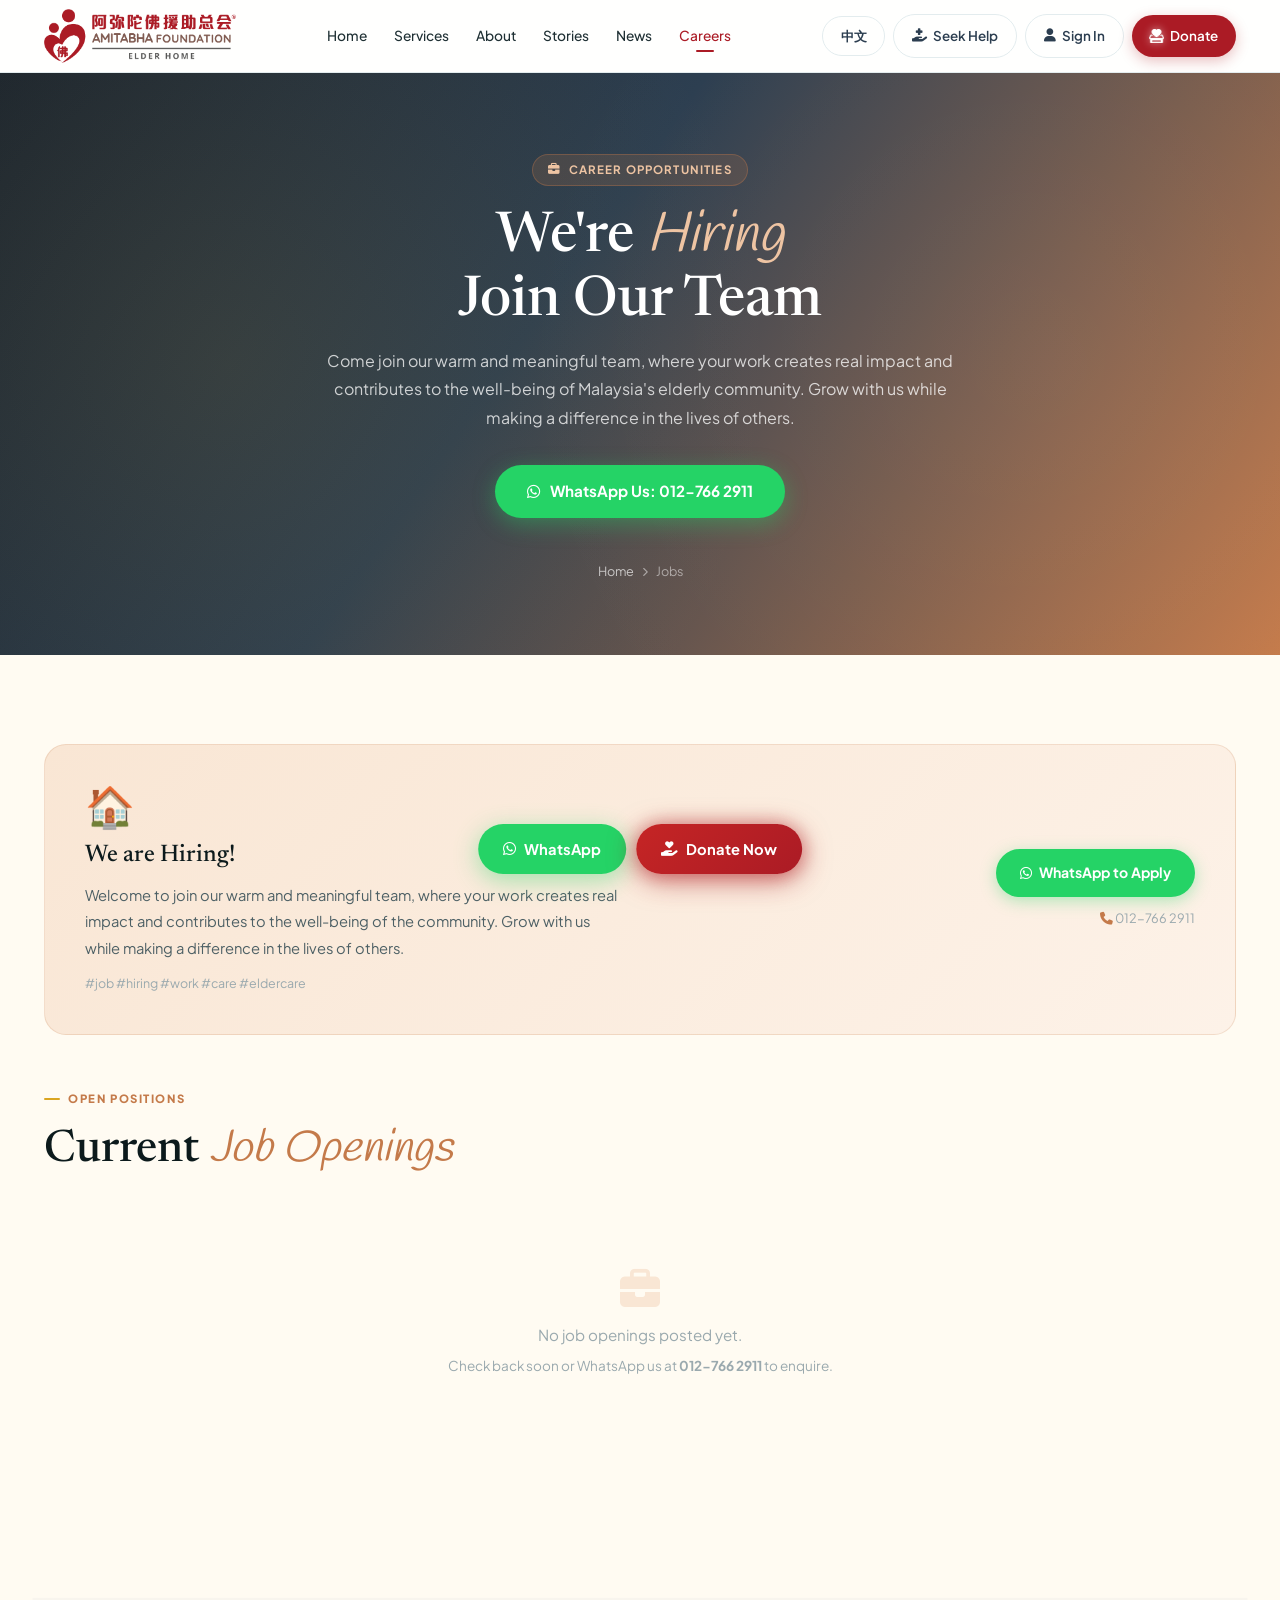
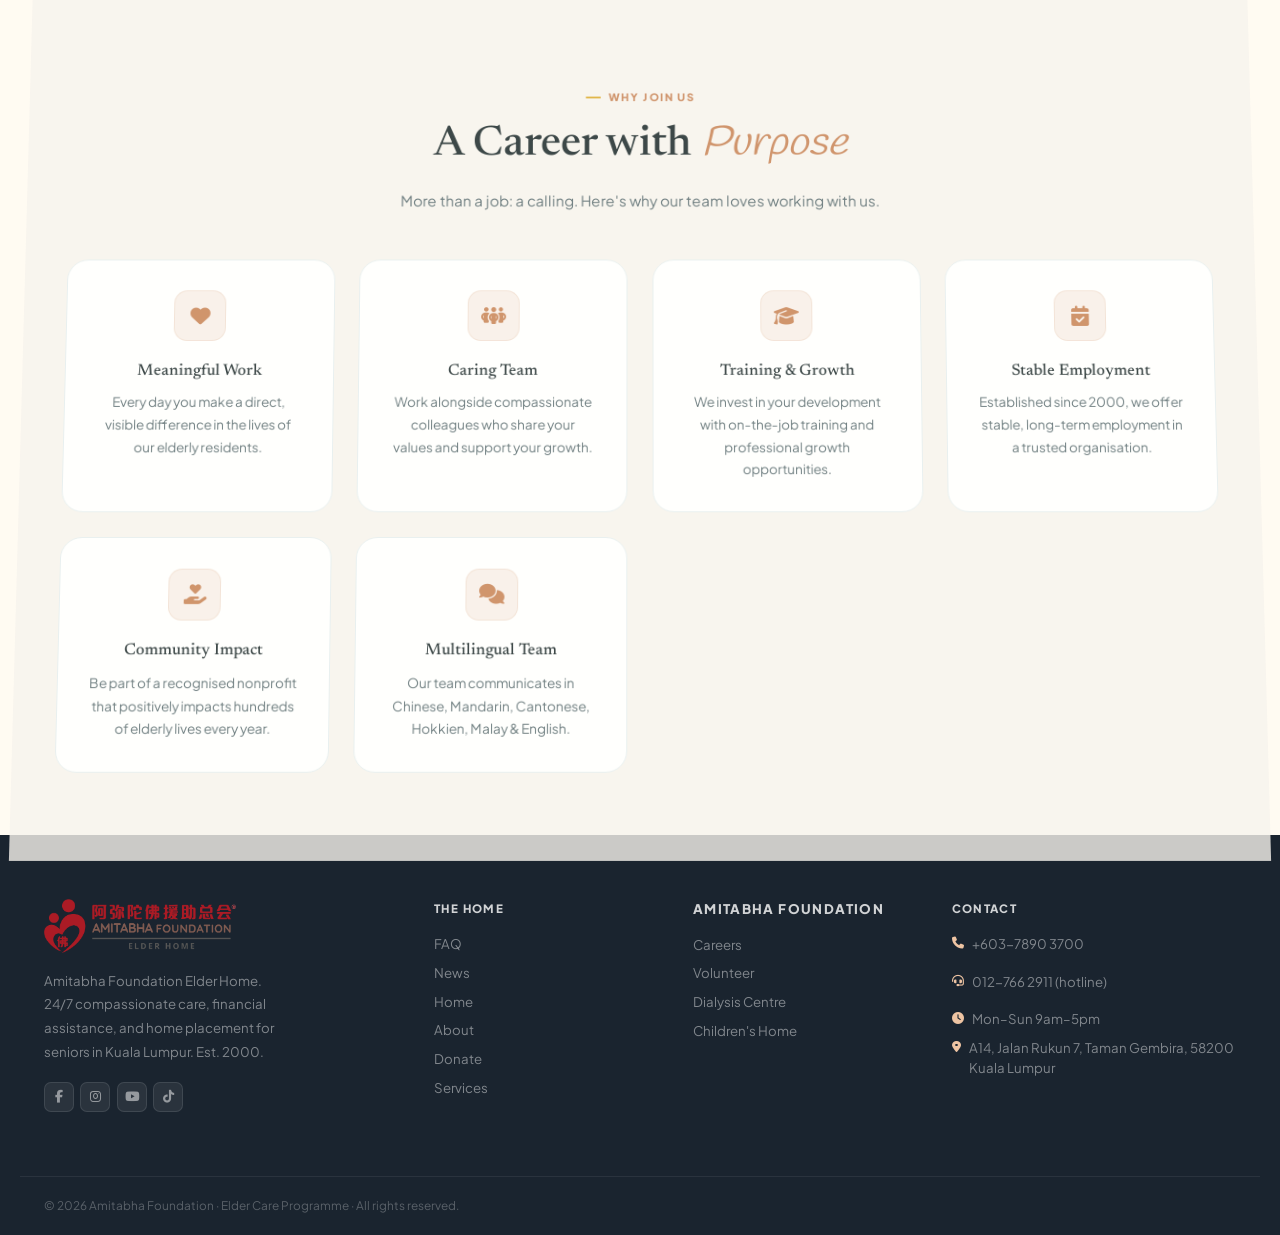
<file: jobs.html>
﻿<!DOCTYPE html>
<html lang="en" data-zh-title="jobs.meta.title" data-zh-desc="jobs.meta.description">
<head>
<meta charset="UTF-8"/>
<meta name="viewport" content="width=device-width,initial-scale=1.0"/>
<title>Jobs: Amitabha Foundation Elder Care</title>
<meta name="description" content="Join the Amitabha Foundation Elder Care team. We're hiring compassionate caregivers and support staff for meaningful elder care careers in Kuala Lumpur, Malaysia.">
<meta name="robots" content="index, follow">
<link rel="canonical" href="https://eldercare.amitabhafoundation.my/jobs">
<meta property="og:type" content="website">
<meta property="og:site_name" content="Amitabha Foundation Elder Home">
<meta property="og:url" content="https://eldercare.amitabhafoundation.my/jobs">
<meta property="og:title" content="Jobs: Amitabha Foundation Elder Care">
<meta property="og:description" content="Join the Amitabha Foundation Elder Care team. We're hiring compassionate caregivers and support staff for meaningful elder care careers in Kuala Lumpur, Malaysia.">
<meta property="og:image" content="https://res.cloudinary.com/dwznza6l9/image/upload/q_auto/f_auto/v1778743537/Gemini_Generated_Image_l4ia4zl4ia4zl4ia_1_a6lpzp.png">
<meta property="og:image:width" content="1200">
<meta property="og:image:height" content="630">
<meta property="og:locale" content="en_MY">
<meta name="twitter:card" content="summary_large_image">
<meta name="twitter:title" content="Jobs: Amitabha Foundation Elder Care">
<meta name="twitter:description" content="Join the Amitabha Foundation Elder Care team. We're hiring compassionate caregivers and support staff for meaningful elder care careers in Kuala Lumpur, Malaysia.">
<meta name="twitter:image" content="https://res.cloudinary.com/dwznza6l9/image/upload/q_auto/f_auto/v1778743537/Gemini_Generated_Image_l4ia4zl4ia4zl4ia_1_a6lpzp.png">
<link rel="icon" type="image/png" href="Photo/AF_EH%20ARGB%20LOGO%20.png">
  <link rel="icon" type="image/svg+xml" href="/favicon_io/EHKC_favicon.svg" />
  <link rel="apple-touch-icon" sizes="180x180" href="/favicon_io/apple-touch-icon.png" />
  <link rel="icon" type="image/png" sizes="32x32" href="/favicon_io/favicon-32x32.png" />
  <link rel="icon" type="image/png" sizes="16x16" href="/favicon_io/favicon-16x16.png" />
  <link rel="shortcut icon" href="/favicon.ico" />
  <link rel="manifest" href="/site.webmanifest" />
<script src="api-client.js"></script>
<link rel="preconnect" href="https://fonts.googleapis.com">
<link rel="preconnect" href="https://fonts.gstatic.com" crossorigin>
<link href="https://fonts.googleapis.com/css2?family=Plus+Jakarta+Sans:wght@400;500;600;700;800&family=Newsreader:ital,opsz,wght@0,6..72,400;0,6..72,500;0,6..72,600;1,6..72,400;1,6..72,500&display=swap" rel="stylesheet">
<link href="https://cdnjs.cloudflare.com/ajax/libs/font-awesome/6.5.0/css/all.min.css" rel="stylesheet"/>
<link rel="stylesheet" href="animations.css">
<style>
*,*::before,*::after{margin:0;padding:0;box-sizing:border-box}
:root{
  --teal-900:#1a242f;
  --teal-800:#2c3e50;
  --teal-700:#c47a4a;
  --teal-600:#d68d5b;
  --teal-500:#e3a681;
  --teal-400:#eec4a3;
  --teal-100:#f9e6d4;
  --teal-50:#fdf2e8;
  --teal-t:rgba(196,122,74,.13);
  --gold:#daa520;
  --gold-l:#f0c75e;
  --ink-900:#0c1a1c;
  --ink-700:#1f3034;
  --ink-500:#4d6065;
  --ink-300:#9aa9ae;
  --line:#e3ecee;
  --bg:#fffbf2;
  --cream:#fdf2e8;
  --r:14px;--r-lg:22px;
  --shadow:0 4px 16px rgba(10,40,45,.06),0 18px 48px rgba(10,40,45,.06);
  --shadow-sm:0 2px 8px rgba(10,40,45,.06);
  --t:.32s cubic-bezier(.4,.0,.2,1);
  --max:1240px;
  --header-h:72px;
  --sans:"Plus Jakarta Sans",system-ui,sans-serif;
  --serif:"Newsreader",Georgia,serif;
}
html{scroll-behavior:smooth}
html{overflow-x:hidden;max-width:100%}
body{font-family:var(--sans);color:var(--ink-700);background:var(--bg);line-height:1.7;-webkit-font-smoothing:antialiased;overflow-x:hidden}
img{display:block;max-width:100%}
a{color:inherit;text-decoration:none}
ul{list-style:none}
button{font-family:inherit;cursor:pointer;border:none;background:none}

/* TOPBAR */
/* HEADER */
header{position:sticky;top:0;z-index:80;background:rgba(255,255,255,.92);backdrop-filter:saturate(160%) blur(18px);-webkit-backdrop-filter:saturate(160%) blur(18px);border-bottom:1px solid var(--line);transition:box-shadow var(--t),background var(--t)}
header.scrolled{background:rgba(255,255,255,.98);box-shadow:0 2px 18px rgba(10,40,45,.06)}
.hdr{max-width:var(--max);margin:auto;padding:0 1.5rem;height:var(--header-h);display:flex;align-items:center;justify-content:space-between;gap:1.2rem}
.brand{display:flex;align-items:center;flex-shrink:0}
.brand img{height:54px;width:auto;display:block;object-fit:contain}
.nav{display:flex;gap:.05rem;align-items:center}
.nav a{font-size:.86rem;font-weight:500;color:var(--ink-700);padding:.46rem .82rem;border-radius:8px;transition:color var(--t),background var(--t);white-space:nowrap}
.nav a:hover{background:rgba(247,230,233,.5);color:#ab1b25}
.nav a.on{color:#ab1b25;background:transparent}
.nav a.on::after{content:"";display:block;width:18px;height:2px;border-radius:2px;background:#ab1b25;margin:2px auto -4px}
.hdr-r{display:flex;align-items:center;gap:.5rem}
.btn{display:inline-flex;align-items:center;gap:.4rem;font-family:inherit;font-weight:600;font-size:.84rem;padding:.58rem 1.1rem;border-radius:999px;transition:all var(--t);white-space:nowrap}
.btn-ghost{color:var(--teal-800);border:1px solid var(--line)}
.btn-ghost:hover{background:var(--teal-t);border-color:var(--teal-700);color:var(--teal-700)}
.btn-donate{background:#ab1b25;color:#fff;box-shadow:0 4px 14px rgba(171,26,31,.28)}
.btn-donate:hover{background:#8f1419;transform:translateY(-1px)}
.burger{display:none;flex-direction:column;gap:5px;padding:.5rem;cursor:pointer;flex-shrink:0}
.burger span{width:22px;height:2px;background:var(--teal-800);border-radius:2px;transition:all var(--t)}
.burger.open span:nth-child(1){transform:translateY(7px) rotate(45deg)}
.burger.open span:nth-child(2){opacity:0}
.burger.open span:nth-child(3){transform:translateY(-7px) rotate(-45deg)}
.mob-menu{display:none;flex-direction:column;background:#fff;border-top:1px solid var(--line);padding:.6rem 1.5rem 1.2rem}
.mob-menu.open{display:flex}
.mob-menu a{padding:.7rem .3rem;font-size:.95rem;color:var(--ink-700);border-bottom:1px solid var(--line)}
.mob-menu a:last-child{border-bottom:none}
.mob-menu a.on{color:#ab1b25}

/* PAGE HERO */
.page-hero{background:linear-gradient(125deg,var(--teal-900) 0%,var(--teal-800) 42%,var(--teal-700) 100%);padding:5rem 1.5rem 4.5rem;text-align:center;position:relative;overflow:hidden}
.page-hero::before{content:'';position:absolute;inset:0;background:radial-gradient(circle at 18% 50%,rgba(218,165,32,.1),transparent 50%),radial-gradient(circle at 82% 50%,rgba(255,255,255,.04),transparent 50%)}
.page-hero-in{position:relative;z-index:1;max-width:800px;margin:auto}
.page-pill{display:inline-flex;align-items:center;gap:.45rem;background:rgba(196,122,74,.18);border:1px solid rgba(196,122,74,.35);color:#eec4a3;padding:.32rem .95rem;border-radius:999px;font-size:.72rem;font-weight:700;letter-spacing:.1em;text-transform:uppercase;margin-bottom:1.2rem}
.page-hero h1{font-family:var(--serif);font-size:clamp(2.2rem,5vw,3.5rem);font-weight:500;color:#fff;line-height:1.14;margin-bottom:.75rem}
.page-hero h1 em{color:#eec4a3;font-style:italic}
.page-hero-zh{font-size:1rem;color:rgba(255,255,255,.68);margin-bottom:.5rem}
.page-hero p{font-size:1rem;color:rgba(255,255,255,.76);max-width:640px;margin:0 auto 2rem;line-height:1.8}
.wa-hero-btn{display:inline-flex;align-items:center;gap:.6rem;padding:.85rem 2rem;background:#25d366;color:#fff;border-radius:999px;font-family:var(--sans);font-size:.95rem;font-weight:700;box-shadow:0 6px 22px rgba(37,211,102,.4);transition:all var(--t)}
.wa-hero-btn:hover{background:#1ebe5a;transform:translateY(-3px);box-shadow:0 10px 30px rgba(37,211,102,.5)}
.breadcrumb{display:inline-flex;align-items:center;gap:.5rem;font-size:.79rem;color:rgba(255,255,255,.5);margin-top:1.5rem}
.breadcrumb a{color:rgba(255,255,255,.68);transition:color var(--t)}
.breadcrumb a:hover{color:var(--gold-l)}
.breadcrumb i{font-size:.58rem}

/* SECTIONS */
.sec{padding:5.5rem 0}
.sec-alt{background:#f7f3ed}
.wrap{max-width:var(--max);margin:auto;padding:0 1.5rem}
.tag{display:inline-flex;align-items:center;gap:.5rem;font-size:.71rem;font-weight:800;letter-spacing:.14em;text-transform:uppercase;color:var(--teal-700);margin-bottom:.65rem}
.tag::before{content:'';display:block;width:16px;height:2px;background:var(--gold);border-radius:2px}
.sec-h{font-family:var(--serif);font-size:clamp(1.9rem,3.8vw,2.8rem);font-weight:500;color:var(--ink-900);line-height:1.18;margin-bottom:.8rem}
.sec-h em{color:#c47a4a;font-style:italic;background:none!important;-webkit-background-clip:unset!important;background-clip:unset!important;animation:none!important;text-shadow:none!important;overflow:visible;padding-bottom:.12em;display:inline-block;line-height:1.35}
.sec-p{font-size:.97rem;color:var(--ink-500);max-width:560px;line-height:1.85}
.sh{margin-bottom:3rem}
.sh.c{text-align:center}.sh.c .tag{justify-content:center}.sh.c .sec-p{margin:0 auto}

/* HIRING BANNER */
.hiring-banner{background:linear-gradient(135deg,var(--teal-100),var(--cream));border:1.5px solid rgba(196,122,74,.18);border-radius:var(--r-lg);padding:2.5rem;margin-bottom:2.8rem;display:grid;grid-template-columns:1fr auto;gap:2rem;align-items:center}
.hb-icon{font-size:2.5rem;margin-bottom:.6rem;line-height:1}
.hb-title{font-family:var(--serif);font-size:1.5rem;font-weight:500;color:var(--ink-900);margin-bottom:.4rem}
.hb-zh{font-size:.95rem;color:var(--teal-600);margin-bottom:.7rem;line-height:1.6}
.hb-text{font-size:.92rem;color:var(--ink-500);line-height:1.8;max-width:540px}
.hb-tags{margin-top:.7rem;font-size:.78rem;color:var(--ink-300)}
.hb-cta{display:flex;flex-direction:column;gap:.7rem;align-items:flex-end;flex-shrink:0}
.wa-cta{display:inline-flex;align-items:center;gap:.45rem;padding:.75rem 1.5rem;background:#25d366;color:#fff;border-radius:999px;font-size:.88rem;font-weight:700;box-shadow:0 4px 16px rgba(37,211,102,.35);transition:all var(--t);white-space:nowrap}
.wa-cta:hover{background:#1ebe5a;transform:translateY(-2px);box-shadow:0 8px 22px rgba(37,211,102,.45)}
.hb-number{font-size:.8rem;color:var(--ink-300);text-align:center}

/* JOB CARDS */
#job-listings{display:flex;flex-direction:column;gap:1.4rem}
.job-card{background:#fff;border-radius:var(--r-lg);padding:2rem 2rem;border:1px solid var(--line);display:grid;grid-template-columns:1fr auto;gap:1.5rem;align-items:start;transition:all var(--t)}
.job-card:hover{border-color:rgba(196,122,74,.2);box-shadow:var(--shadow);transform:translateY(-3px)}
.job-badge{display:inline-flex;align-items:center;gap:.4rem;background:var(--teal-t);color:var(--teal-700);border:1px solid rgba(196,122,74,.15);padding:.25rem .7rem;border-radius:999px;font-size:.71rem;font-weight:700;letter-spacing:.06em;text-transform:uppercase;margin-bottom:.7rem}
.job-title{font-family:var(--serif);font-size:1.2rem;font-weight:500;color:var(--ink-900);margin-bottom:.35rem}
.job-title-zh{font-size:.88rem;color:var(--ink-300);margin-bottom:.55rem}
.job-meta{display:flex;gap:1rem;flex-wrap:wrap;margin-bottom:.7rem}
.job-meta span{display:flex;align-items:center;gap:.3rem;font-size:.8rem;color:var(--ink-300)}
.job-meta i{font-size:.75rem;color:var(--teal-700)}
.job-desc{font-size:.91rem;color:var(--ink-500);line-height:1.78}
.job-apply{display:inline-flex;align-items:center;gap:.45rem;padding:.68rem 1.4rem;background:var(--teal-700);color:#fff;border-radius:999px;font-size:.84rem;font-weight:700;box-shadow:0 3px 12px rgba(196,122,74,.28);white-space:nowrap;align-self:center;cursor:pointer;font-family:var(--sans);transition:all var(--t);border:none}
.job-apply:hover{background:var(--teal-600);transform:translateY(-2px);box-shadow:0 8px 22px rgba(196,122,74,.38)}
.no-jobs{text-align:center;padding:3.5rem;color:var(--ink-300);font-size:.95rem}
.no-jobs i{font-size:2.5rem;color:var(--teal-100);margin-bottom:.8rem;display:block}

/* WHY JOIN */
.why-grid{display:grid;grid-template-columns:repeat(3,1fr);gap:1.5rem}
.why-card{background:#fff;border-radius:var(--r-lg);padding:2rem 1.8rem;border:1px solid var(--line);text-align:center;transition:all var(--t);position:relative;overflow:hidden}
.why-card::after{content:'';position:absolute;bottom:0;left:0;right:0;height:3px;background:linear-gradient(90deg,var(--teal-700),var(--gold));transform:scaleX(0);transform-origin:left;transition:transform var(--t)}
.why-card:hover{transform:translateY(-6px);box-shadow:var(--shadow);border-color:rgba(196,122,74,.15)}
.why-card:hover::after{transform:scaleX(1)}
.why-icon{width:54px;height:54px;border-radius:14px;background:var(--teal-t);border:1.5px solid rgba(196,122,74,.15);display:flex;align-items:center;justify-content:center;color:var(--teal-700);font-size:1.3rem;margin:0 auto 1.1rem;transition:all var(--t)}
.why-card:hover .why-icon{background:var(--teal-700);color:#fff;border-color:transparent;box-shadow:0 6px 18px rgba(196,122,74,.3)}
.why-card h4{font-family:var(--serif);font-size:1.05rem;font-weight:500;color:var(--ink-900);margin-bottom:.45rem}
.why-card p{font-size:.86rem;color:var(--ink-500);line-height:1.72}

/* CTA BAND */
.cta-band{background:linear-gradient(130deg,var(--teal-900) 0%,var(--teal-800) 45%,var(--teal-700) 100%);padding:5rem 0;text-align:center;position:relative;overflow:hidden}
.cta-band::before{content:'';position:absolute;inset:0;background:radial-gradient(circle at 25% 50%,rgba(218,165,32,.08),transparent 50%)}
.cta-band h2{font-family:var(--serif);font-size:clamp(1.9rem,4vw,3rem);font-weight:500;color:#fff;margin-bottom:.7rem;position:relative}
.cta-band p{color:rgba(255,255,255,.74);font-size:1rem;max-width:520px;margin:0 auto 2.4rem;position:relative}
.cta-btns{display:flex;gap:.9rem;justify-content:center;flex-wrap:wrap;position:relative}
.btn-cta-gold{padding:.9rem 2.1rem;background:linear-gradient(135deg,var(--gold),#b8881a);color:#fff;border-radius:999px;font-family:var(--sans);font-weight:800;font-size:.94rem;display:inline-flex;align-items:center;gap:.5rem;box-shadow:0 6px 22px rgba(218,165,32,.38);transition:all var(--t);border:none}
.btn-cta-gold:hover{transform:translateY(-3px);box-shadow:0 12px 32px rgba(218,165,32,.52)}
.btn-cta-wa{padding:.9rem 2.1rem;background:#25d366;color:#fff;border-radius:999px;font-family:var(--sans);font-weight:700;font-size:.94rem;display:inline-flex;align-items:center;gap:.5rem;box-shadow:0 6px 22px rgba(37,211,102,.38);transition:all var(--t)}
.btn-cta-wa:hover{background:#1ebe5a;transform:translateY(-3px)}

/* FOOTER */
footer{background:var(--teal-900);color:rgba(255,255,255,.5)}
.foot-top{max-width:var(--max);margin:auto;padding:3.5rem 1.5rem 2.5rem;display:grid;grid-template-columns:1.6fr 1fr 1fr 1.3fr;gap:2.5rem}
.foot-brand img{height:54px;width:auto;display:block;object-fit:contain;margin-bottom:1rem}
.foot-brand p{font-size:.83rem;line-height:1.8;color:rgba(255,255,255,.45);max-width:240px;margin-bottom:1.1rem}
.foot-soc{display:flex;gap:.4rem}
.foot-soc a{width:30px;height:30px;border-radius:7px;background:rgba(255,255,255,.07);border:1px solid rgba(255,255,255,.1);color:rgba(255,255,255,.5);display:inline-flex;align-items:center;justify-content:center;font-size:.8rem;transition:all var(--t)}
.foot-soc a:hover{background:var(--teal-700);color:#fff;border-color:var(--teal-700);transform:translateY(-2px)}
.foot-col h4{font-size:.72rem;font-weight:800;letter-spacing:.12em;text-transform:uppercase;color:rgba(255,255,255,.8);margin-bottom:1rem}
.foot-col a,.foot-col .fci{display:flex;align-items:flex-start;gap:.5rem;font-size:.83rem;color:rgba(255,255,255,.45);margin-bottom:.55rem;transition:color var(--t);line-height:1.5}
.foot-col a:hover{color:rgba(255,255,255,.85)}
.foot-col .fci i{color:var(--teal-400);font-size:.75rem;margin-top:.2rem;flex-shrink:0}
.foot-bot{max-width:var(--max);margin:auto;padding:1.1rem 1.5rem;border-top:1px solid rgba(255,255,255,.07);display:flex;align-items:center;justify-content:space-between;flex-wrap:wrap;gap:.6rem}
.foot-bot p{font-size:.74rem;color:rgba(255,255,255,.28)}
.f-legal{display:flex;gap:1.2rem}
.f-legal a{font-size:.74rem;color:rgba(255,255,255,.28);transition:color var(--t)}
.f-legal a:hover{color:rgba(255,255,255,.7)}

/* FLOAT WA */
.float-bar{position:fixed;bottom:1.6rem;left:50%;transform:translateX(-50%);z-index:999;display:flex;gap:.65rem;align-items:center}
.float-wa{display:inline-flex;align-items:center;gap:.5rem;padding:.78rem 1.55rem;border-radius:999px;font-weight:700;font-size:.92rem;font-family:var(--sans);white-space:nowrap;transition:all var(--t);background:#25d366;color:#fff;box-shadow:0 6px 24px rgba(37,211,102,.42);text-decoration:none}
.float-wa:hover{background:#1ebe5a;transform:translateY(-3px);box-shadow:0 10px 30px rgba(37,211,102,.58)}
.float-donate{display:inline-flex;align-items:center;gap:.5rem;padding:.78rem 1.55rem;border-radius:999px;font-weight:700;font-size:.92rem;font-family:var(--sans);white-space:nowrap;transition:all var(--t);background:linear-gradient(135deg,#c52525,#ab1b25);color:#fff;box-shadow:0 6px 28px rgba(171,26,31,.6),0 0 18px rgba(171,26,31,.35);animation:donatePulse 2.8s ease-in-out infinite;text-decoration:none}
.float-donate:hover{background:#8f1419;transform:translateY(-3px);box-shadow:0 10px 30px rgba(171,26,31,.55);animation-play-state:paused}
@keyframes donatePulse{0%,100%{box-shadow:0 6px 28px rgba(171,26,31,.6),0 0 16px rgba(171,26,31,.4),0 0 0 0 rgba(171,26,31,.0)}50%{box-shadow:0 8px 36px rgba(171,26,31,.8),0 0 40px rgba(171,26,31,.55),0 0 0 10px rgba(171,26,31,.12)}}
@media(max-width:640px){.float-bar{left:auto;right:1.2rem;transform:none;bottom:1.4rem;flex-direction:column;gap:.5rem}.float-wa,.float-donate{width:52px;height:52px;padding:0;border-radius:50%;justify-content:center;font-size:1.35rem}.float-wa .fl-label,.float-donate .fl-label{display:none}}

/* APPLICATION MODAL */
@keyframes popIn{from{transform:scale(.85);opacity:0}to{transform:scale(1);opacity:1}}
.modal-overlay{position:fixed;inset:0;background:rgba(0,0,0,.5);z-index:1000;display:flex;align-items:center;justify-content:center;padding:1rem;backdrop-filter:blur(6px)}
.modal-box{background:#fff;border-radius:var(--r-lg);width:100%;max-width:600px;max-height:92vh;overflow-y:auto;box-shadow:0 24px 80px rgba(0,0,0,.22);animation:popIn .28s ease}
.modal-head{padding:1.5rem 1.8rem 1.3rem;background:linear-gradient(135deg,var(--teal-100),#fff);border-bottom:1px solid var(--line);display:flex;align-items:center;justify-content:space-between;gap:1rem;border-radius:var(--r-lg) var(--r-lg) 0 0;position:sticky;top:0;z-index:2}
.modal-head-left{display:flex;align-items:center;gap:.85rem}
.modal-head-icon{width:40px;height:40px;border-radius:10px;background:var(--teal-700);display:flex;align-items:center;justify-content:center;color:#fff;font-size:.95rem;flex-shrink:0}
.modal-head h3{font-family:var(--serif);font-size:1.12rem;font-weight:500;color:var(--ink-900);line-height:1.3;margin:0}
.modal-head h3 span{color:var(--teal-700)}
.modal-head-sub{font-size:.74rem;color:var(--ink-300);margin-top:.1rem}
.modal-close{font-size:1.4rem;color:var(--ink-300);cursor:pointer;line-height:1;padding:.3rem .45rem;border-radius:8px;transition:all var(--t);flex-shrink:0;border:none;background:none}
.modal-close:hover{background:var(--teal-t);color:var(--teal-700)}
.modal-body{padding:1.5rem 1.8rem .6rem}
.form-group{margin-bottom:1.05rem}
.form-group label{display:block;font-size:.79rem;font-weight:700;color:var(--ink-500);margin-bottom:.38rem;letter-spacing:.01em}
.form-group label .req{color:#e55;margin-left:.1rem}
.form-control{width:100%;padding:.68rem 1rem;border:1.5px solid var(--line);border-radius:var(--r);font-size:.9rem;font-family:var(--sans);color:var(--ink-700);background:#fff;transition:border-color var(--t),box-shadow var(--t);outline:none}
.form-control:focus{border-color:var(--teal-700);box-shadow:0 0 0 3px rgba(196,122,74,.15)}
.form-control[readonly]{background:var(--teal-50);color:var(--ink-300);cursor:default}
textarea.form-control{resize:vertical;min-height:90px}
.cv-upload-area{border:2.5px dashed rgba(196,122,74,.35);border-radius:var(--r);padding:1.5rem 1rem;text-align:center;cursor:pointer;transition:all var(--t);background:var(--teal-50)}
.cv-upload-area:hover{border-color:var(--teal-700);background:var(--teal-100)}
.cv-upload-area.uploaded{border-color:#22c55e;border-style:solid;background:#f0fdf4}
.cv-upload-area.drag-over{border-color:var(--teal-700);background:var(--teal-100);transform:scale(1.01)}
.cv-up-icon{font-size:2rem;color:var(--teal-700);margin-bottom:.45rem;transition:color var(--t);display:block}
.cv-upload-area.uploaded .cv-up-icon{color:#22c55e}
.cv-upload-area p{font-size:.82rem;color:var(--ink-300);line-height:1.6}
.cv-upload-area strong{color:var(--teal-700)}
.cv-file-name{margin-top:.6rem;font-size:.82rem;color:#16a34a;font-weight:700;display:none;animation:popIn .3s ease}
.trust-row{display:flex;align-items:center;justify-content:center;gap:1.2rem;margin-top:.9rem;padding:.6rem .8rem;background:var(--teal-50);border-radius:var(--r);flex-wrap:wrap}
.trust-item{display:flex;align-items:center;gap:.32rem;font-size:.73rem;color:var(--ink-500);font-weight:500}
.trust-item i{color:var(--teal-700);font-size:.8rem}
.modal-foot{padding:.9rem 1.8rem 1.8rem;display:flex;flex-direction:column;gap:.75rem}
.btn-submit{width:100%;padding:.92rem 1.5rem;background:var(--teal-700);color:#fff;border:none;border-radius:999px;font-size:.95rem;font-weight:700;cursor:pointer;transition:all var(--t);display:flex;align-items:center;justify-content:center;gap:.5rem;font-family:var(--sans)}
.btn-submit:hover{background:var(--teal-600);transform:translateY(-2px);box-shadow:0 8px 24px rgba(196,122,74,.38)}
.btn-submit:active{transform:none;box-shadow:none}
.btn-submit:disabled{opacity:.6;cursor:not-allowed;transform:none;box-shadow:none}
.modal-wa-alt{text-align:center;font-size:.8rem;color:var(--ink-300)}
.modal-wa-alt a{color:var(--teal-700);font-weight:600}

/* TOAST */
.toast{position:fixed;bottom:2rem;left:50%;transform:translateX(-50%);background:var(--teal-900);color:#fff;padding:.75rem 1.6rem;border-radius:999px;font-size:.86rem;font-weight:500;z-index:2000;opacity:0;transition:opacity .3s;pointer-events:none;white-space:nowrap;max-width:90vw;text-align:center;box-shadow:0 8px 24px rgba(0,0,0,.22)}
.toast.show{opacity:1}

/* AOS */
.aos{opacity:0;transform:translateY(24px);transition:opacity .6s ease,transform .6s ease}
.aos-l{opacity:0;transform:translateX(-24px);transition:opacity .6s ease,transform .6s ease}
.aos.in,.aos-l.in{opacity:1;transform:none}
.d1{transition-delay:.1s}.d2{transition-delay:.2s}.d3{transition-delay:.3s}

/* RESPONSIVE */
@media(max-width:1080px){
  .foot-top{grid-template-columns:1fr 1fr}
  .why-grid{grid-template-columns:repeat(2,1fr)}
}
@media(max-width:768px){
  .sec{padding:3.5rem 0}
  .sh{margin-bottom:2rem}
  .nav{display:none}
  .burger{display:flex}
  .hdr-r .btn-ghost{display:none}
  .hiring-banner{grid-template-columns:1fr}
  .hb-cta{align-items:flex-start}
  .why-grid{grid-template-columns:1fr}
  .job-card{grid-template-columns:1fr}
  .cta-band{padding:3rem 0}
  .cta-btns{flex-direction:column;align-items:center}
  .foot-top{grid-template-columns:1fr}
  .foot-bot{flex-direction:column;text-align:center}
  .modal-two-col{grid-template-columns:1fr!important}
}
@media(max-width:480px){
  .sec{padding:2.5rem 0}
  .why-grid{grid-template-columns:1fr}
  .cta-btns>*{width:100%;justify-content:center}
}
</style>
<style>
@keyframes donateGlow{0%,100%{box-shadow:0 4px 18px rgba(171,26,31,.5),0 0 0 0 rgba(171,26,31,0)}50%{box-shadow:0 6px 28px rgba(171,26,31,.85),0 0 24px rgba(171,26,31,.5),0 0 0 8px rgba(171,26,31,.13)}}
.btn-donate{animation:donateGlow 2.5s ease-in-out infinite}
.donate-img{height:1.1em;width:auto;display:block;filter:brightness(0) invert(1) drop-shadow(0 0 4px rgba(255,255,255,.6))}
.donate-img-plain{height:1.1em;width:auto;vertical-align:middle;display:inline-block}
</style>
<link rel="stylesheet" href="responsive.css">
<script type="application/ld+json">
{
  "@context": "https://schema.org",
  "@type": "Organization",
  "name": "Amitabha Foundation Elder Home",
  "url": "https://eldercare.amitabhafoundation.my/",
  "description": "Non-profit elder care organisation hiring compassionate caregivers and support staff in Kuala Lumpur.",
  "address": {
    "@type": "PostalAddress",
    "streetAddress": "A14, Jalan Rukun 7, Taman Gembira",
    "addressLocality": "Kuala Lumpur",
    "postalCode": "58200",
    "addressCountry": "MY"
  },
  "sameAs": [
    "https://amitabhafoundation.my/"
  ]
}
</script>
</head>
<body>

<!-- HEADER -->
<header id="hdr">
  <div class="hdr">
    <a href="/" class="brand">
      <img src="Photo/AF_EH%20ARGB%20LOGO%20.png" alt="Amitabha Foundation Elder Home">
    </a>
    <nav class="nav">
      <a href="/" data-i18n="nav.home">Home</a>
      <a href="/services" data-i18n="nav.services">Services</a>
      <a href="/about" data-i18n="nav.about">About</a>
      <a href="/stories" data-i18n="nav.stories">Stories</a>

      <a href="/blog" data-i18n="nav.news">News</a>
      <a href="/jobs" class="on" data-i18n="nav.careers">Careers</a>
    </nav>
    <div class="hdr-r">
      <button class="lang-toggle btn btn-ghost" id="lang-toggle-desk">中文</button>
      <a href="https://wa.me/60127662911?text=I%20need%20help%20with%20elder%20care%20and%20support." class="btn btn-ghost"><i class="fa fa-hand-holding-medical"></i> <span data-i18n="nav.seekHelp">Seek Help</span></a>
      <div id="nav-auth"><a href="/login" class="btn btn-ghost"><i class="fa fa-user"></i> <span data-i18n="nav.signIn">Sign In</span></a></div>
      <a href="https://m.amitabhafoundation.my/en/donation" class="btn btn-donate" target="_blank" rel="noopener"><img src="Photo/Repair%20scenshot%20website/Donation%201.png" class="donate-img" alt=""> <span data-i18n="nav.donate">Donate</span></a>
      <button class="burger" id="burger" aria-label="Menu"><span></span><span></span><span></span></button>
    </div>
  </div>
  <nav class="mob-menu" id="mob-menu">
    <a href="/" data-i18n="nav.home">Home</a>
    <a href="/services" data-i18n="nav.services">Services</a>
    <a href="/about" data-i18n="nav.about">About</a>
    <a href="/stories" data-i18n="nav.stories">Stories</a>

    <a href="/blog" data-i18n="nav.news">News</a>
    <a href="/jobs" class="on" data-i18n="nav.careers">Careers</a>
    <a href="/login" id="mob-signin"><i class="fa fa-user"></i> <span data-i18n="nav.signIn">Sign In</span></a>
    <a href="https://wa.me/60127662911?text=I%20need%20help%20with%20elder%20care%20and%20support." style="color:var(--teal-700);font-weight:700"><i class="fa fa-hand-holding-medical"></i> <span data-i18n="nav.seekHelp">Seek Help</span></a>
    <a href="https://m.amitabhafoundation.my/en/donation" target="_blank" rel="noopener" style="color:#ab1b25;font-weight:700"><img src="Photo/Repair%20scenshot%20website/Donation%201.png" class="donate-img-plain" alt=""> <span data-i18n="nav.donateNow">Donate Now</span></a>
    <button class="lang-toggle btn btn-ghost" style="width:100%;text-align:left;margin-top:.5rem">中文</button>
  </nav>
</header>

<!-- PAGE HERO -->
<div class="page-hero">
  <div class="page-hero-in">
    <div class="page-pill"><i class="fa fa-briefcase"></i> <span data-i18n="jobs.hero.pill">Career Opportunities</span></div>
    <h1 data-i18n-html="jobs.hero.h1">We're <em>Hiring</em><br>Join Our Team</h1>
    <p data-i18n="jobs.hero.p">Come join our warm and meaningful team, where your work creates real impact and contributes to the well-being of Malaysia's elderly community. Grow with us while making a difference in the lives of others.</p>
    <div style="display:flex;flex-direction:column;align-items:center;gap:1.2rem">
      <a class="wa-hero-btn" href="https://wa.me/60127662911?text=Hello%2C%20I%20am%20interested%20in%20a%20job%20at%20Amitabha%20Foundation." target="_blank" rel="noopener" data-i18n-html="jobs.hero.wa">
        <i class="fab fa-whatsapp"></i> WhatsApp Us: 012-766 2911
      </a>
      <div class="breadcrumb">
        <a href="/" data-i18n="nav.home">Home</a>
        <i class="fa fa-chevron-right"></i>
        <span data-i18n="nav.careers">Jobs</span>
      </div>
    </div>
  </div>
</div>

<!-- JOB LISTINGS -->
<section class="sec">
  <div class="wrap">

    <!-- Hiring Banner -->
    <div class="hiring-banner aos">
      <div>
        <div class="hb-icon">🏠</div>
        <div class="hb-title" data-i18n="jobs.banner.title">We are Hiring!</div>
        <p class="hb-text" data-i18n="jobs.banner.text">Welcome to join our warm and meaningful team, where your work creates real impact and contributes to the well-being of the community. Grow with us while making a difference in the lives of others.</p>
        <p class="hb-tags" data-i18n="jobs.banner.tags">#job #hiring #work #care #eldercare</p>
      </div>
      <div class="hb-cta">
        <a class="wa-cta" href="https://wa.me/60127662911?text=Hello%2C%20I%20am%20interested%20in%20a%20job%20at%20Amitabha%20Foundation." target="_blank" rel="noopener">
          <i class="fab fa-whatsapp"></i> <span data-i18n="jobs.wa.apply">WhatsApp to Apply</span>
        </a>
        <div class="hb-number"><i class="fa fa-phone" style="color:var(--teal-700)"></i> 012-766 2911</div>
      </div>
    </div>

    <!-- Open Positions -->
    <div class="tag aos" data-i18n="jobs.open.tag">Open Positions</div>
    <h2 class="sec-h aos d1" style="margin-bottom:1.8rem" data-i18n-html="jobs.open.h2">Current <em>Job Openings</em></h2>
    <div id="job-listings"></div>
  </div>
</section>

<!-- WHY JOIN US -->
<section class="sec sec-alt">
  <div class="wrap">
    <div class="sh c">
      <div class="tag aos" data-i18n="jobs.why.tag">Why Join Us</div>
      <h2 class="sec-h aos d1" data-i18n-html="jobs.why.h2">A Career with <em>Purpose</em></h2>
      <p class="sec-p aos d2" data-i18n="jobs.why.p">More than a job: a calling. Here's why our team loves working with us.</p>
    </div>
    <div class="why-grid">
      <div class="why-card aos">
        <div class="why-icon"><i class="fa fa-heart"></i></div>
        <h4 data-i18n="jobs.why1.h4">Meaningful Work</h4>
        <p data-i18n="jobs.why1.p">Every day you make a direct, visible difference in the lives of our elderly residents.</p>
      </div>
      <div class="why-card aos d1">
        <div class="why-icon"><i class="fa fa-people-group"></i></div>
        <h4 data-i18n="jobs.why2.h4">Caring Team</h4>
        <p data-i18n="jobs.why2.p">Work alongside compassionate colleagues who share your values and support your growth.</p>
      </div>
      <div class="why-card aos d2">
        <div class="why-icon"><i class="fa fa-graduation-cap"></i></div>
        <h4 data-i18n="jobs.why3.h4">Training &amp; Growth</h4>
        <p data-i18n="jobs.why3.p">We invest in your development with on-the-job training and professional growth opportunities.</p>
      </div>
      <div class="why-card aos">
        <div class="why-icon"><i class="fa fa-calendar-check"></i></div>
        <h4 data-i18n="jobs.why4.h4">Stable Employment</h4>
        <p data-i18n="jobs.why4.p">Established since 2000, we offer stable, long-term employment in a trusted organisation.</p>
      </div>
      <div class="why-card aos d1">
        <div class="why-icon"><i class="fa fa-hand-holding-heart"></i></div>
        <h4 data-i18n="jobs.why5.h4">Community Impact</h4>
        <p data-i18n="jobs.why5.p">Be part of a recognised nonprofit that positively impacts hundreds of elderly lives every year.</p>
      </div>
      <div class="why-card aos d2">
        <div class="why-icon"><i class="fa fa-comments"></i></div>
        <h4 data-i18n="jobs.why6.h4">Multilingual Team</h4>
        <p data-i18n="jobs.why6.p">Our team communicates in Chinese, Mandarin, Cantonese, Hokkien, Malay &amp; English.</p>
      </div>
    </div>
  </div>
</section>

<!-- FOOTER -->
<footer>
  <div class="foot-top">
    <div class="foot-brand">
      <a href="https://amitabhafoundation.my/" target="_blank" rel="noopener"><img src="Photo/AF_EH%20ARGB%20LOGO%20.png" alt="Amitabha Foundation"></a>
      <p data-i18n="foot.p">Amitabha Foundation Elder Home. 24/7 compassionate care, financial assistance, and home placement for seniors in Kuala Lumpur. Est. 2000.</p>
      <div class="foot-soc">
        <a href="https://www.facebook.com/people/Amitabha-Foundation-Elder-Home/61578688747686/" target="_blank" rel="noopener"><i class="fab fa-facebook-f"></i></a>
        <a href="https://www.instagram.com/amitabhafoundation" target="_blank" rel="noopener"><i class="fab fa-instagram"></i></a>
        <a href="https://www.youtube.com/@amitabhafoundation" target="_blank" rel="noopener"><i class="fab fa-youtube"></i></a>
        <a href="#"><i class="fab fa-tiktok"></i></a>
      </div>
    </div>
    <div class="foot-col">
      <h4 data-i18n="foot.c1.h4">The Home</h4>
      <a href="/faq" data-i18n="foot.c1.faq">FAQ</a>
      <a href="/blog" data-i18n="foot.c1.news">News</a>
      <a href="/" data-i18n="foot.c1.home">Home</a>
      <a href="/about" data-i18n="foot.c1.about">About</a>
      <a href="https://m.amitabhafoundation.my/en/donation" target="_blank" rel="noopener" data-i18n="foot.c1.donate">Donate</a>

      <a href="/services" data-i18n="foot.c1.services">Services</a>
    </div>
    <div class="foot-col">
      <h4><a href="https://amitabhafoundation.my/" target="_blank" rel="noopener" style="color:inherit;text-decoration:none" data-i18n="foot.c2.h4">Amitabha Foundation</a></h4>
      <a href="/jobs" data-i18n="foot.c2.careers">Careers</a>
      <a href="https://wa.me/60127662911" target="_blank" rel="noopener" data-i18n="foot.c2.volunteer">Volunteer</a>
      <a href="https://amitabhafoundation.my/" target="_blank" rel="noopener" data-i18n="foot.c2.dialysis">Dialysis Centre</a>
      <a href="https://amitabhafoundation.my/" target="_blank" rel="noopener" data-i18n="foot.c2.children">Children's Home</a>
    </div>
    <div class="foot-col">
      <h4 data-i18n="foot.c3.h4">Contact</h4>
      <div class="fci"><i class="fa fa-phone"></i><a href="tel:+60378903700">+603-7890 3700</a></div>
      <div class="fci"><i class="fa fa-headset"></i><a href="tel:+60127662911">012-766 2911 (hotline)</a></div>
      <div class="fci"><i class="fa fa-clock"></i><span data-i18n="foot.c3.hours">Mon–Sun 9am–5pm</span></div>
      <div class="fci"><i class="fa fa-location-dot"></i><span>A14, Jalan Rukun 7, Taman Gembira, 58200 Kuala Lumpur</span></div>
    </div>
  </div>
  <div class="foot-bot">
    <p data-i18n="foot.copyright">© 2026 Amitabha Foundation · Elder Care Programme · All rights reserved.</p>
  </div>
</footer>

<!-- FLOATING WHATSAPP -->
<div class="float-bar">
  <a class="float-wa" href="https://wa.me/60127662911?text=Hello%2C%20I%20am%20interested%20in%20a%20job%20at%20Amitabha%20Foundation." target="_blank" rel="noopener"><i class="fab fa-whatsapp"></i> <span class="fl-label">WhatsApp</span></a>
  <a class="float-donate" href="https://m.amitabhafoundation.my/en/donation" target="_blank" rel="noopener"><i class="fa fa-hand-holding-heart"></i> <span class="fl-label" data-i18n="float.donate">Donate Now</span></a>
</div>

<!-- APPLICATION MODAL -->
<div id="apply-modal" class="modal-overlay" style="display:none" onclick="if(event.target===this)closeApplyModal()">
  <div class="modal-box">
    <div class="modal-head">
      <div class="modal-head-left">
        <div class="modal-head-icon"><i class="fa fa-file-lines"></i></div>
        <div>
          <h3><span data-i18n="jobs.modal.apply">Apply:</span> <span id="modal-job-title"></span></h3>
          <div class="modal-head-sub" data-i18n="jobs.modal.reviewNote">We review every application personally</div>
        </div>
      </div>
      <button class="modal-close" onclick="closeApplyModal()" aria-label="Close">&times;</button>
    </div>
    <form id="apply-form" onsubmit="submitApplication(event)">
      <div class="modal-body">
        <div style="display:grid;grid-template-columns:1fr 1fr;gap:1rem" class="modal-two-col">
          <div class="form-group">
            <label><span data-i18n="jobs.form.fullName">Full Name</span><span class="req">*</span></label>
            <input type="text" class="form-control" id="ap-name" placeholder="Your full name" data-i18n-placeholder="jobs.form.namePlaceholder" required/>
          </div>
          <div class="form-group">
            <label><span data-i18n="jobs.form.email">Email</span><span class="req">*</span></label>
            <input type="email" class="form-control" id="ap-email" placeholder="your@email.com" required/>
          </div>
        </div>
        <div style="display:grid;grid-template-columns:1fr 1fr;gap:1rem" class="modal-two-col">
          <div class="form-group">
            <label><span data-i18n="jobs.form.phone">Phone Number</span><span class="req">*</span></label>
            <input type="tel" class="form-control" id="ap-phone" placeholder="01x-xxx xxxx" required/>
          </div>
          <div class="form-group">
            <label data-i18n="jobs.form.position">Position Applied</label>
            <input type="text" class="form-control" id="ap-job" readonly/>
          </div>
        </div>
        <div class="form-group">
          <label data-i18n="jobs.form.coverLetter">Cover Letter / Short Message</label>
          <textarea class="form-control" id="ap-msg" placeholder="Tell us about yourself, your experience, and why you'd be a great fit…" data-i18n-placeholder="jobs.form.msgPlaceholder"></textarea>
        </div>
        <div class="form-group">
          <label><span data-i18n="jobs.form.uploadCv">Upload CV / Resume</span><span class="req">*</span></label>
          <div class="cv-upload-area" id="cv-drop-zone" onclick="document.getElementById('ap-cv').click()">
            <i class="fa fa-file-arrow-up cv-up-icon" id="cv-up-icon"></i>
            <p id="cv-up-text" data-i18n-html="jobs.form.uploadHint">Click to upload or <strong>drag &amp; drop</strong><br><strong>Any format accepted</strong> (PDF, DOC, DOCX, JPG, PNG…) &nbsp;·&nbsp; Max 10 MB</p>
            <div class="cv-file-name" id="cv-file-label"></div>
          </div>
          <input type="file" id="ap-cv" style="display:none" onchange="onCvChange(this)"/>
        </div>
        <div class="trust-row">
          <span class="trust-item"><i class="fa fa-lock"></i> <span data-i18n="jobs.trust.secure">Your data is secure</span></span>
          <span class="trust-item"><i class="fa fa-shield-halved"></i> <span data-i18n="jobs.trust.privacy">We respect your privacy</span></span>
          <span class="trust-item"><i class="fa fa-clock"></i> <span data-i18n="jobs.trust.reply">We reply within 3 days</span></span>
        </div>
      </div>
      <div class="modal-foot">
        <button type="submit" class="btn-submit" id="btn-submit-app">
          <i class="fa fa-paper-plane"></i> <span data-i18n="jobs.submit.btn">Submit Application</span>
        </button>
        <div class="modal-wa-alt">
          <span data-i18n="jobs.submit.preferWa">Prefer WhatsApp?</span> &nbsp;<a id="modal-wa-link" href="https://wa.me/60127662911" target="_blank" rel="noopener"><i class="fab fa-whatsapp"></i> <span data-i18n="jobs.wa.apply">Apply via WhatsApp</span></a>
        </div>
      </div>
    </form>
  </div>
</div>

<!-- TOAST -->
<div id="toast" class="toast"></div>

<script>
let _jobs = [];
let _applyJobId = null;
let _applyWa = '60127662911';

function tt(en,zh){ return localStorage.getItem('site_lang')==='zh' ? zh : en; }

function esc(s){ return String(s||'').replace(/&/g,'&amp;').replace(/</g,'&lt;').replace(/>/g,'&gt;').replace(/"/g,'&quot;'); }

// Returns true only if val is a proper UUID (server-generated).
// localStorage fallback IDs (base-36 strings) return false → we send null instead.
function isValidUUID(val){
  return typeof val==='string' && /^[0-9a-f]{8}-[0-9a-f]{4}-[0-9a-f]{4}-[0-9a-f]{4}-[0-9a-f]{12}$/i.test(val);
}

/* ── LOAD JOBS FROM THE API ── */
async function renderJobs(){
  const list = document.getElementById('job-listings');
  list.innerHTML = `<div class="no-jobs"><i class="fa fa-spinner fa-spin"></i><p>${tt('Loading…','加载中…')}</p></div>`;
  try {
    const { data, error } = await sb.from('jobs').select('*').order('created_at', { ascending: false });
    if(error) throw error;
    _jobs = data || [];
  } catch(err) {
    _jobs = JSON.parse(localStorage.getItem('af_jobs') || '[]');
  }
  if(!_jobs.length){
    list.innerHTML = `<div class="no-jobs"><i class="fa fa-briefcase"></i><p>${tt('No job openings posted yet.','目前暂无职缺。')}</p><p style="margin-top:.4rem;font-size:.85rem">${tt('Check back soon or WhatsApp us at <strong>012-766 2911</strong> to enquire.','请稍后再来查看，或通过 WhatsApp 联系我们：<strong>012-766 2911</strong>。')}</p></div>`;
    return;
  }
  list.innerHTML = _jobs.map((j,i)=>`
    <div class="job-card">
      <div>
        <div class="job-badge"><i class="fa fa-circle" style="font-size:.4rem"></i> ${esc(j.type||tt('Full-time','全职'))}</div>
        <div class="job-title">${esc(j.title_en||j.titleEn||j.title||'')}</div>
        ${(j.title_zh||j.titleZh)?`<div class="job-title-zh">${esc(j.title_zh||j.titleZh)}</div>`:''}
        <div class="job-meta">
          <span><i class="fa fa-location-dot"></i> ${esc(j.location||'Taman Gembira, KL')}</span>
          ${j.posted?`<span><i class="fa fa-calendar"></i> ${new Date(j.posted).toLocaleDateString('en-MY',{day:'numeric',month:'long',year:'numeric'})}</span>`:''}
          ${j.salary?`<span><i class="fa fa-money-bill-wave"></i> ${esc(j.salary)}</span>`:''}
        </div>
        <p class="job-desc">${esc(j.desc_en||j.descEn||j.desc||'')}</p>
      </div>
      <button class="job-apply" onclick="openApply(${i})">
        <i class="fa fa-file-alt"></i> ${tt('Apply Now','立即申请')}
      </button>
    </div>`).join('');
}
renderJobs();

function openApply(idx){
  const j = _jobs[idx];
  const title = j.title_en || j.titleEn || j.title || 'Position';
  _applyJobId = j.id || null;
  _applyWa = j.wa || '60127662911';
  document.getElementById('modal-job-title').textContent = title;
  document.getElementById('ap-job').value = title;
  document.getElementById('modal-wa-link').href =
    'https://wa.me/' + _applyWa + '?text=' + encodeURIComponent('Hello, I am interested in the ' + title + ' position.');
  document.getElementById('apply-form').reset();
  document.getElementById('ap-job').value = title;
  document.getElementById('cv-file-label').style.display = 'none';
  document.getElementById('cv-file-label').textContent = '';
  document.getElementById('btn-submit-app').disabled = false;
  document.getElementById('btn-submit-app').innerHTML = '<i class="fa fa-paper-plane"></i> ' + tt('Submit Application','提交申请');
  const zone = document.getElementById('cv-drop-zone');
  if(zone){ zone.classList.remove('uploaded','drag-over'); }
  const icon = document.getElementById('cv-up-icon');
  if(icon){ icon.className = 'fa fa-file-arrow-up cv-up-icon'; }
  const txt = document.getElementById('cv-up-text');
  if(txt){ txt.innerHTML = tt('Click to upload or <strong>drag &amp; drop</strong><br><strong>Any format accepted</strong> (PDF, DOC, DOCX, JPG, PNG…) &nbsp;·&nbsp; Max 10 MB','点击上传或<strong>拖放文件</strong><br><strong>接受任何格式</strong>（PDF、DOC、DOCX、JPG、PNG…） · 最大 10 MB'); }
  document.getElementById('apply-modal').style.display = 'flex';
  document.body.style.overflow = 'hidden';
  setupDragDrop();
}

function closeApplyModal(){
  document.getElementById('apply-modal').style.display = 'none';
  document.body.style.overflow = '';
}

function onCvChange(input){
  const f = input.files[0];
  if(!f) return;
  if(f.size > 10*1024*1024){ showToast(tt('File too large, max 10 MB.','文件过大，最大 10 MB。')); input.value=''; return; }
  const zone  = document.getElementById('cv-drop-zone');
  const icon  = document.getElementById('cv-up-icon');
  const label = document.getElementById('cv-file-label');
  const txt   = document.getElementById('cv-up-text');
  zone.classList.add('uploaded');
  icon.className = 'fa fa-circle-check cv-up-icon';
  txt.innerHTML = tt('<strong style="color:#16a34a">File ready to upload</strong>','<strong style="color:#16a34a">文件已准备就绪，可上传</strong>');
  label.textContent = '✓ ' + f.name;
  label.style.display = 'block';
}

function setupDragDrop(){
  const zone = document.getElementById('cv-drop-zone');
  if(!zone) return;
  zone.addEventListener('dragover', e=>{ e.preventDefault(); zone.classList.add('drag-over'); });
  zone.addEventListener('dragleave', ()=>zone.classList.remove('drag-over'));
  zone.addEventListener('drop', e=>{
    e.preventDefault();
    zone.classList.remove('drag-over');
    const files = e.dataTransfer?.files;
    if(files && files[0]){
      const inp = document.getElementById('ap-cv');
      const dt = new DataTransfer();
      dt.items.add(files[0]);
      inp.files = dt.files;
      onCvChange(inp);
    }
  });
}

/* ── SUBMIT APPLICATION TO THE API ── */
async function submitApplication(e){
  e.preventDefault();
  const name     = document.getElementById('ap-name').value.trim();
  const email    = document.getElementById('ap-email').value.trim();
  const phone    = document.getElementById('ap-phone').value.trim();
  const jobTitle = document.getElementById('ap-job').value.trim();
  const msg      = document.getElementById('ap-msg').value.trim();
  const cvInput  = document.getElementById('ap-cv');
  const cvFile   = cvInput.files[0];
  if(!cvFile){ showToast(tt('Please upload your CV before submitting.','请在提交前上传您的简历。')); return; }

  const btn = document.getElementById('btn-submit-app');
  btn.disabled = true;

  /* ── STEP 1: Upload CV ── */
  btn.innerHTML = '<i class="fa fa-spinner fa-spin"></i> ' + tt('Step 1/2: Uploading CV…','第 1/2 步：正在上传简历…');
  console.log('[SUBMIT] Step 1 — uploading CV:', cvFile.name, cvFile.size, 'bytes');

  const cvPath = await sbUploadFile('resumes', cvFile, 'applications');
  console.log('[SUBMIT] Step 1 result — cvPath:', cvPath);

  if(cvPath === null){
    btn.disabled = false;
    btn.innerHTML = '<i class="fa fa-paper-plane"></i> ' + tt('Submit Application','提交申请');
    showToast(tt('❌ CV upload failed. Check the browser Console (F12) for details.','❌ 上传失败，请稍后重试；如问题持续，请联系管理员'), 6000);
    return;
  }

  /* ── STEP 2: Insert application row ── */
  btn.innerHTML = '<i class="fa fa-spinner fa-spin"></i> ' + tt('Step 2/2: Saving application…','第 2/2 步：正在保存申请…');
  const payload = {
    job_id:    isValidUUID(_applyJobId) ? _applyJobId : null,
    job_title: jobTitle,
    name, email, phone,
    message:   msg,
    cv_name:   cvFile.name,
    cv_path:   cvPath,
    status:    'new'
  };
  console.log('[SUBMIT] Step 2 — inserting payload:', payload);

  const { data, error } = await sb.from('applications').insert(payload).select();
  console.log('[SUBMIT] Step 2 result — data:', data, '| error:', error);

  if(error){
    btn.disabled = false;
    btn.innerHTML = '<i class="fa fa-paper-plane"></i> ' + tt('Submit Application','提交申请');
    const msg2 = error.message || error.code || JSON.stringify(error);
    showToast('❌ Save failed: ' + msg2, 8000);
    console.error('[SUBMIT] Insert error detail:', JSON.stringify(error, null, 2));
    return;
  }

  closeApplyModal();
  showToast(tt('✓ Application submitted! We will be in touch soon.','✓ 申请已提交！我们将尽快与您联系。'));
}

function showToast(msg, dur=3800){
  const t = document.getElementById('toast');
  t.textContent = msg;
  t.classList.add('show');
  setTimeout(()=>t.classList.remove('show'), dur);
}

document.addEventListener('keydown', e => { if(e.key==='Escape') closeApplyModal(); });

/* Header scroll + burger */
const hdr = document.getElementById('hdr');
const burger = document.getElementById('burger');
const mob = document.getElementById('mob-menu');
burger.addEventListener('click', () => {
  burger.classList.toggle('open');
  mob.classList.toggle('open');
});
mob.querySelectorAll('a').forEach(a => a.addEventListener('click', () => {
  burger.classList.remove('open'); mob.classList.remove('open');
}));
window.addEventListener('scroll', () => {
  hdr.classList.toggle('scrolled', window.scrollY > 30);
}, { passive: true });

/* AOS */
const aosObs = new IntersectionObserver(entries => {
  entries.forEach(e => { if (e.isIntersecting){ e.target.classList.add('in'); aosObs.unobserve(e.target); }});
}, { threshold: .12 });
document.querySelectorAll('.aos,.aos-l').forEach(el => aosObs.observe(el));
(async () => {
  const { data: { session } } = await sb.auth.getSession();
  if (!session) return;
  const { data: profile } = await sb.from('profiles').select('name,role').eq('id', session.user.id).single();
  const first = (profile?.name || session.user.email?.split('@')[0] || 'Account').split(' ')[0];
  const dest = profile?.role === 'admin' ? 'admin.html' : 'dashboard.html';
  const authEl = document.getElementById('nav-auth');
  const mobEl  = document.getElementById('mob-signin');
  if (authEl) authEl.innerHTML = `<a href="${dest}" class="btn btn-ghost"><i class="fa fa-user"></i> ${first}</a>`;
  if (mobEl)  { mobEl.href = dest; mobEl.innerHTML = `<i class="fa fa-user"></i> ${first}`; }
})();
</script>
<script src="lang.js"></script>
<script>
if (typeof initLang === 'function') initLang();
document.querySelectorAll('.lang-toggle').forEach(function(btn){ btn.addEventListener('click', function(){ renderJobs(); }); });
</script>
<script src="animations.js"></script>
</body>
</html>
</file>
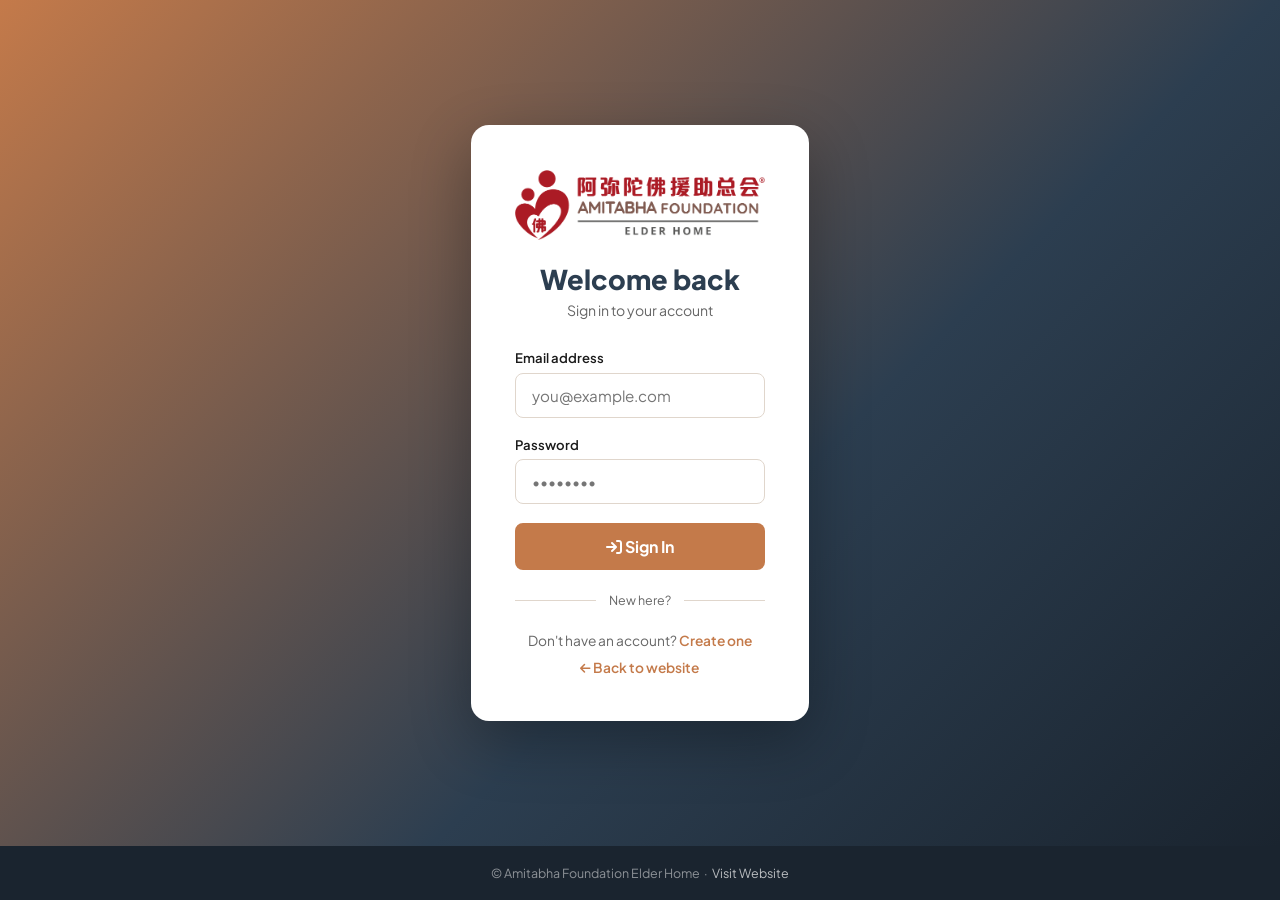
<file: login.html>
﻿<!DOCTYPE html>
<html lang="en">
<head>
<meta charset="UTF-8"/>
<meta name="viewport" content="width=device-width,initial-scale=1"/>
<title>Sign In: Amitabha Foundation</title>
<meta name="description" content="Sign in to your Amitabha Foundation account to access your dashboard and stay connected with our elder care community.">
<meta name="robots" content="noindex, nofollow">
<link rel="icon" type="image/png" href="Photo/AF_EH%20ARGB%20LOGO%20.png">
  <link rel="icon" type="image/svg+xml" href="/favicon_io/EHKC_favicon.svg" />
  <link rel="apple-touch-icon" sizes="180x180" href="/favicon_io/apple-touch-icon.png" />
  <link rel="icon" type="image/png" sizes="32x32" href="/favicon_io/favicon-32x32.png" />
  <link rel="icon" type="image/png" sizes="16x16" href="/favicon_io/favicon-16x16.png" />
  <link rel="shortcut icon" href="/favicon.ico" />
  <link rel="manifest" href="/site.webmanifest" />
<script src="api-client.js"></script>
<link rel="preconnect" href="https://fonts.googleapis.com">
<link rel="preconnect" href="https://fonts.gstatic.com" crossorigin>
<link href="https://fonts.googleapis.com/css2?family=Plus+Jakarta+Sans:wght@400;500;600;700;800&family=Newsreader:ital,opsz,wght@0,6..72,400;0,6..72,500;0,6..72,600;1,6..72,400;1,6..72,500&display=swap" rel="stylesheet">
<link href="https://cdnjs.cloudflare.com/ajax/libs/font-awesome/6.5.0/css/all.min.css" rel="stylesheet">
<link rel="stylesheet" href="animations.css">
<style>
*,*::before,*::after{box-sizing:border-box;margin:0;padding:0}
:root{
  --teal-900:#1a242f;--teal-800:#2c3e50;--teal-700:#c47a4a;
  --teal-600:#d68d5b;--teal-500:#e3a681;--teal-100:#f9e6d4;
  --teal-50:#fdf2e8;--gold:#daa520;--bg:#fdf5ee;
  --text:#1a1a1a;--muted:#666;--border:#e0d6cc;
  --radius:10px;--sans:"Plus Jakarta Sans",system-ui,sans-serif;
}
body{font-family:var(--sans);background:var(--teal-900);color:var(--text);min-height:100vh;display:flex;flex-direction:column}
.page-wrap{flex:1;display:flex;align-items:center;justify-content:center;padding:2rem 1.2rem;background:linear-gradient(135deg,var(--teal-700) 0%,var(--teal-800) 60%,var(--teal-900) 100%)}

/* Auth card */
.auth-card{background:#fff;border-radius:18px;padding:2.8rem 2.4rem;width:100%;max-width:420px;box-shadow:0 20px 60px rgba(0,0,0,.3);position:relative}
.auth-logo{height:60px;width:auto;display:block;margin:0 auto 1.4rem;object-fit:contain}
.auth-card h1{font-size:1.45rem;font-weight:800;color:var(--teal-800);text-align:center;margin-bottom:.3rem}
.auth-card .sub{font-size:.88rem;color:var(--muted);text-align:center;margin-bottom:1.9rem}

/* Form */
.f-group{margin-bottom:1.15rem}
.f-group label{display:block;font-size:.82rem;font-weight:600;color:var(--text);margin-bottom:.4rem}
.f-group input{width:100%;padding:.75rem 1rem;border:1.5px solid var(--border);border-radius:8px;font-size:.95rem;font-family:var(--sans);outline:none;transition:border-color .2s,box-shadow .2s;background:#fff;color:var(--text)}
.f-group input:focus{border-color:var(--teal-700);box-shadow:0 0 0 3px rgba(196,122,74,.12)}
.submit-btn{width:100%;padding:.82rem;background:var(--teal-700);color:#fff;border:none;border-radius:8px;font-size:1rem;font-weight:700;font-family:var(--sans);cursor:pointer;transition:background .2s;margin-top:.3rem;display:flex;align-items:center;justify-content:center;gap:.5rem}
.submit-btn:hover{background:var(--teal-800)}
.submit-btn:disabled{opacity:.65;cursor:not-allowed}
.submit-btn .spin{width:16px;height:16px;border:2px solid rgba(255,255,255,.4);border-top-color:#fff;border-radius:50%;animation:spin .7s linear infinite;display:none}
.submit-btn.loading .spin{display:block}
.submit-btn.loading .btn-label{display:none}
@keyframes spin{to{transform:rotate(360deg)}}

/* Alerts */
.alert{border-radius:8px;padding:.75rem 1rem;font-size:.86rem;font-weight:500;margin-bottom:1rem;display:none;align-items:flex-start;gap:.55rem}
.alert.show{display:flex}
.alert-error{background:#fef2f2;color:#b91c1c;border:1px solid #fecaca}
.alert-success{background:#f0fdf4;color:#15803d;border:1px solid #bbf7d0}

/* Footer links */
.auth-footer{margin-top:1.5rem;text-align:center;font-size:.86rem;color:var(--muted)}
.auth-footer a{color:var(--teal-700);font-weight:600;text-decoration:none}
.auth-footer a:hover{text-decoration:underline}

.divider{display:flex;align-items:center;gap:.8rem;margin:1.4rem 0}
.divider span{font-size:.78rem;color:var(--muted);white-space:nowrap}
.divider::before,.divider::after{content:'';flex:1;height:1px;background:var(--border)}

/* Bottom bar */
.page-foot{text-align:center;padding:1.2rem;font-size:.78rem;color:rgba(255,255,255,.5)}
.page-foot a{color:rgba(255,255,255,.7);text-decoration:none}
.page-foot a:hover{text-decoration:underline}
</style>
<link rel="stylesheet" href="responsive.css">
</head>
<body>

<div class="page-wrap">
  <div>
    <div class="auth-card">
      <img src="Photo/AF_EH%20ARGB%20LOGO%20.png" alt="Amitabha Foundation" class="auth-logo">
      <h1>Welcome back</h1>
      <p class="sub">Sign in to your account</p>

      <div class="alert alert-error" id="err-alert">
        <i class="fa fa-circle-exclamation"></i>
        <span id="err-msg">Invalid email or password.</span>
      </div>

      <form id="signin-form" autocomplete="on" onsubmit="doSignIn(); return false;" novalidate>
      <div class="f-group">
        <label for="inp-email">Email address</label>
        <input type="email" id="inp-email" name="email" placeholder="you@example.com" autocomplete="email"/>
      </div>
      <div class="f-group">
        <label for="inp-pass">Password</label>
        <input type="password" id="inp-pass" name="password" placeholder="••••••••" autocomplete="current-password"/>
      </div>

      <button type="submit" class="submit-btn" id="signin-btn">
        <div class="spin"></div>
        <span class="btn-label"><i class="fa fa-arrow-right-to-bracket"></i> Sign In</span>
      </button>
      </form>

      <div class="divider"><span>New here?</span></div>

      <div class="auth-footer">
        Don't have an account? <a href="/signup">Create one</a>
      </div>
      <div class="auth-footer" style="margin-top:.6rem">
        <a href="/"><i class="fa fa-arrow-left" style="font-size:.75rem"></i> Back to website</a>
      </div>
    </div>
  </div>
</div>

<div class="page-foot">
  &copy; Amitabha Foundation Elder Home &nbsp;·&nbsp; <a href="/">Visit Website</a>
</div>

<script>
/* If already signed in, skip login */
(async () => {
  const { data: { session } } = await sb.auth.getSession();
  if (!session) return;
  const { data: profile } = await sb.from('profiles').select('role').eq('id', session.user.id).single();
  location.replace(profile?.role === 'admin' ? 'admin.html' : 'dashboard.html');
})();

function showErr(msg) {
  const el = document.getElementById('err-alert');
  document.getElementById('err-msg').textContent = msg;
  el.classList.add('show');
}
function hideErr() { document.getElementById('err-alert').classList.remove('show'); }
function setLoading(on) {
  const btn = document.getElementById('signin-btn');
  btn.classList.toggle('loading', on);
  btn.disabled = on;
}

async function doSignIn() {
  hideErr();
  const email = document.getElementById('inp-email').value.trim();
  const pass  = document.getElementById('inp-pass').value;
  if (!email || !pass) { showErr('Please enter your email and password.'); return; }

  setLoading(true);
  const { data, error } = await sb.auth.signInWithPassword({ email, password: pass });
  if (error) { setLoading(false); showErr(error.message || 'Invalid email or password.'); return; }

  const { data: profile } = await sb.from('profiles').select('role').eq('id', data.user.id).single();
  location.replace(profile?.role === 'admin' ? 'admin.html' : 'dashboard.html');
}

/* Enter key is handled natively by the <form> submit event */
</script>
</body>
</html>
</file>
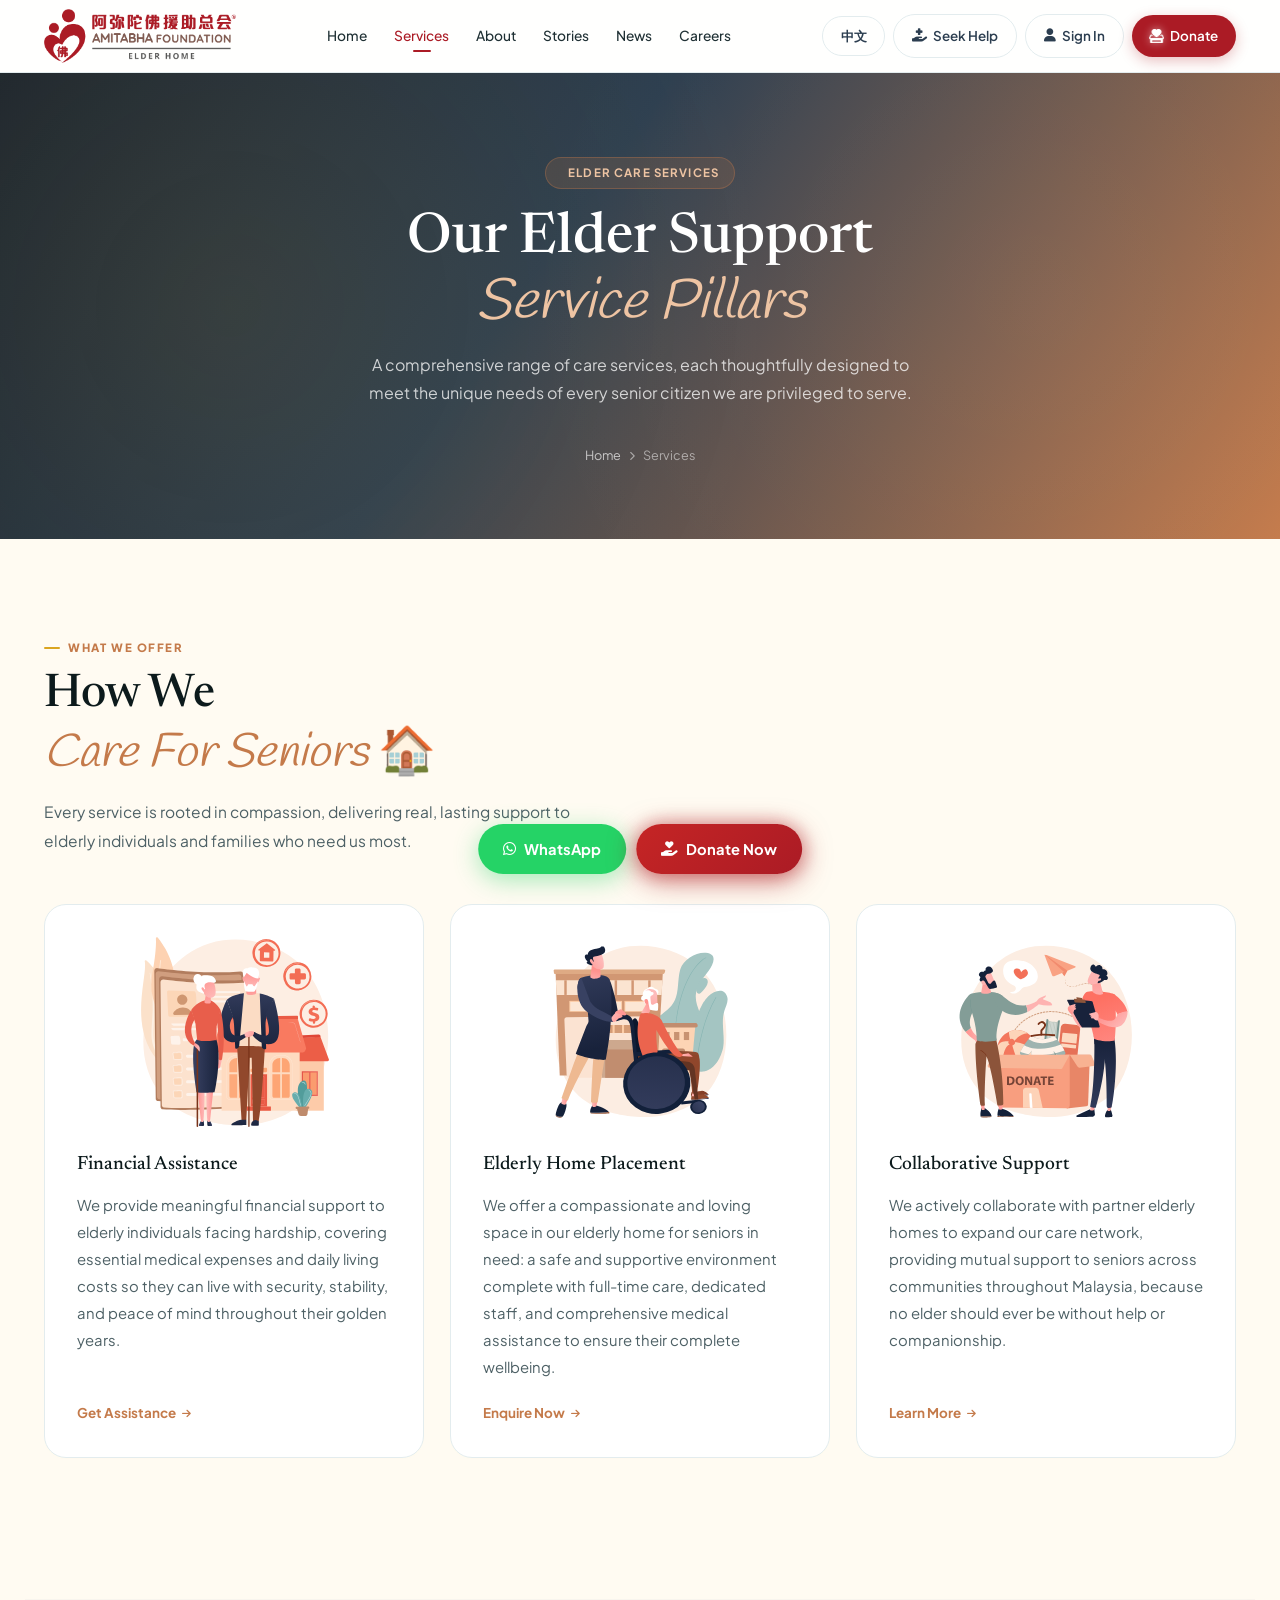
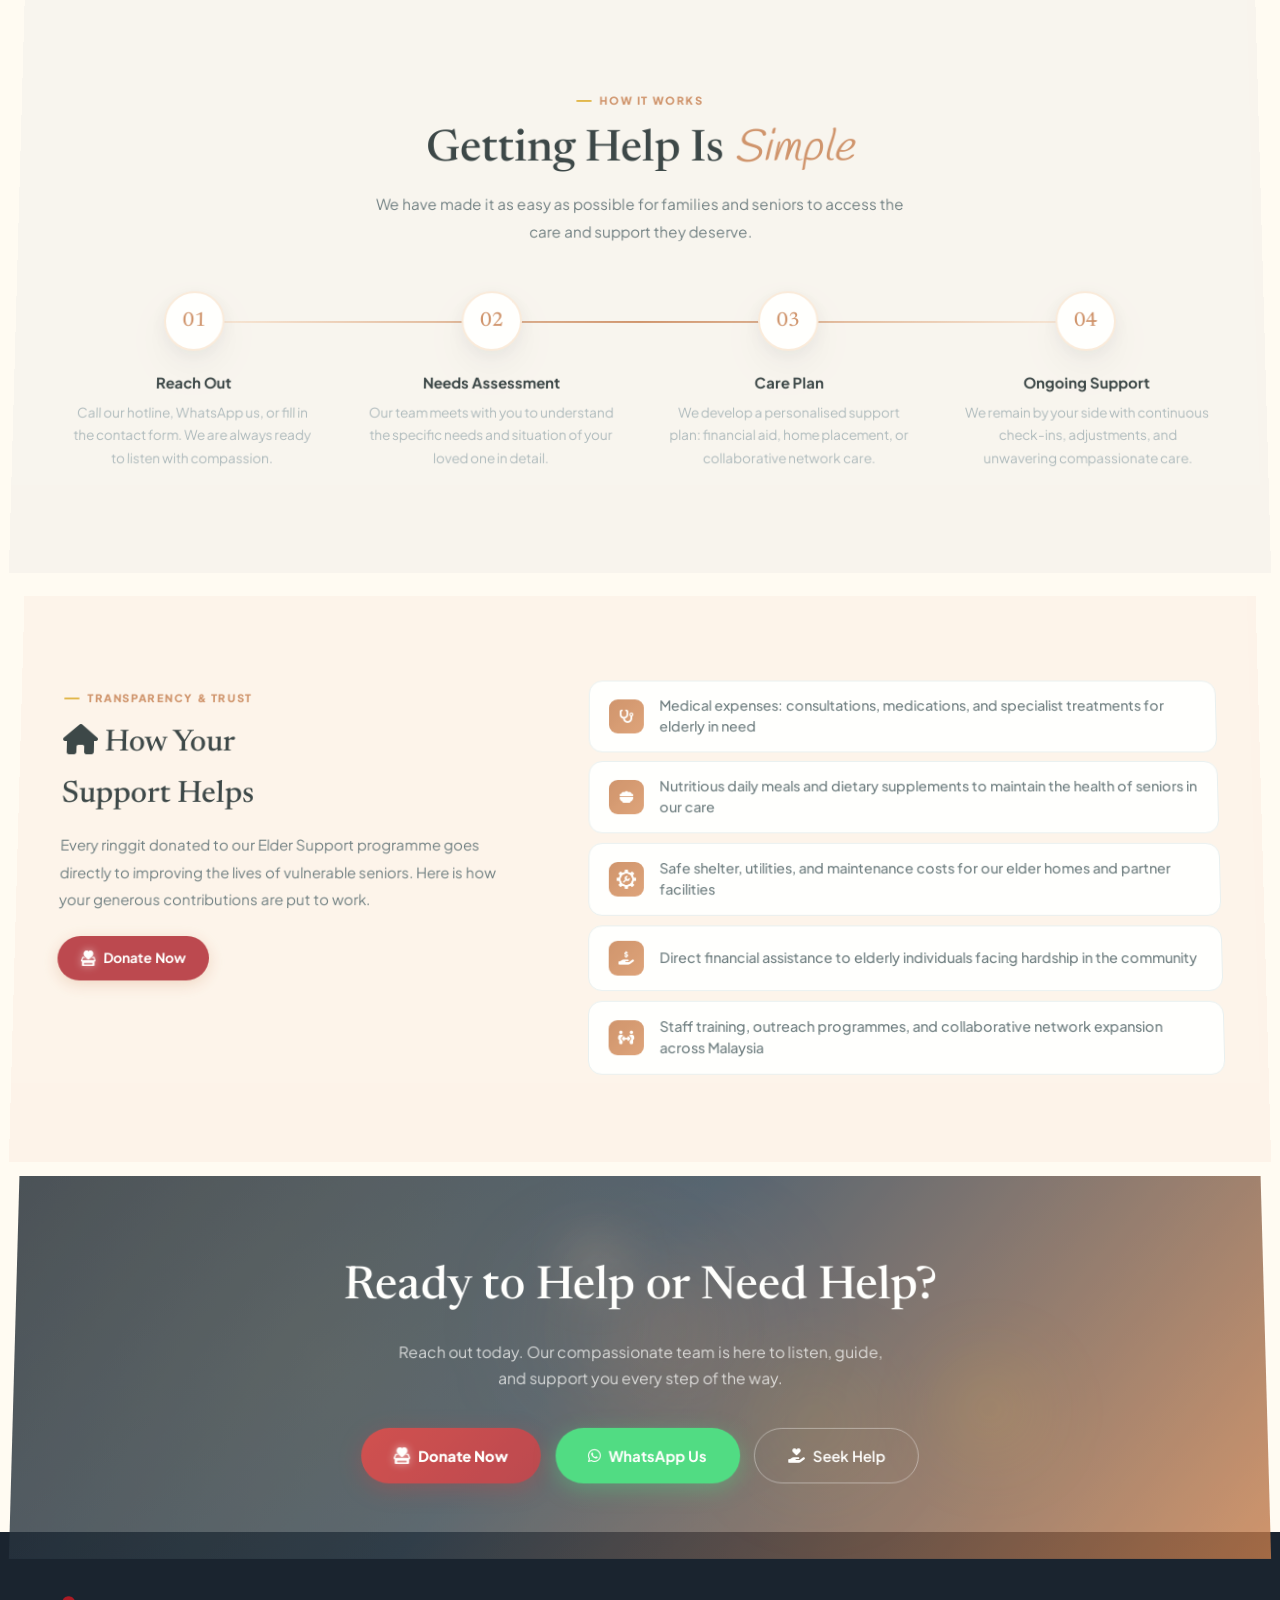
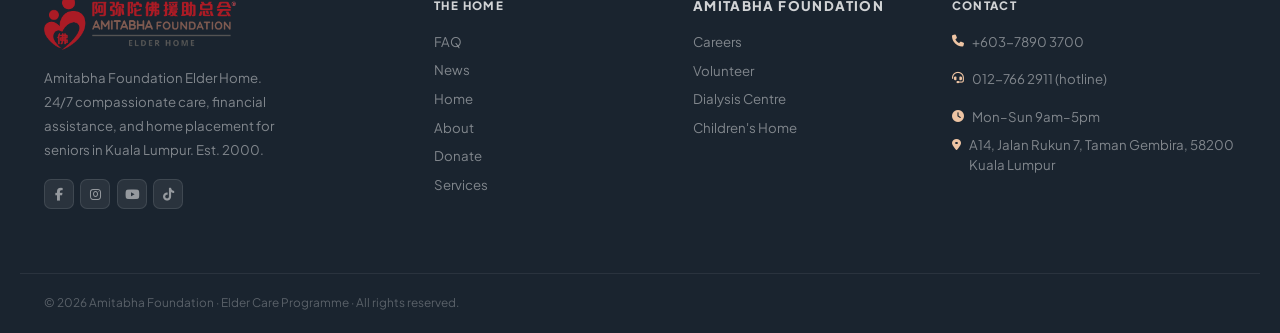
<file: services.html>
﻿<!DOCTYPE html>
<html lang="en" data-zh-title="services.meta.title" data-zh-desc="services.meta.description">
<head>
<meta charset="UTF-8">
<meta name="viewport" content="width=device-width,initial-scale=1.0">
<title>Our Services – Amitabha Foundation Elder Care</title>
<meta name="description" content="Comprehensive elder care services from Amitabha Foundation: financial assistance, home placement, and collaborative partner network in Kuala Lumpur.">
<meta name="robots" content="index, follow">
<link rel="canonical" href="https://eldercare.amitabhafoundation.my/services">
<meta property="og:type" content="website">
<meta property="og:site_name" content="Amitabha Foundation Elder Home">
<meta property="og:url" content="https://eldercare.amitabhafoundation.my/services">
<meta property="og:title" content="Our Services – Amitabha Foundation Elder Care">
<meta property="og:description" content="Comprehensive elder care services from Amitabha Foundation: financial assistance, home placement, and collaborative partner network in Kuala Lumpur.">
<meta property="og:image" content="https://res.cloudinary.com/dwznza6l9/image/upload/q_auto/f_auto/v1778743537/Gemini_Generated_Image_l4ia4zl4ia4zl4ia_1_a6lpzp.png">
<meta property="og:image:width" content="1200">
<meta property="og:image:height" content="630">
<meta property="og:locale" content="en_MY">
<meta name="twitter:card" content="summary_large_image">
<meta name="twitter:title" content="Our Services – Amitabha Foundation Elder Care">
<meta name="twitter:description" content="Comprehensive elder care services from Amitabha Foundation: financial assistance, home placement, and collaborative partner network in Kuala Lumpur.">
<meta name="twitter:image" content="https://res.cloudinary.com/dwznza6l9/image/upload/q_auto/f_auto/v1778743537/Gemini_Generated_Image_l4ia4zl4ia4zl4ia_1_a6lpzp.png">
<link rel="icon" type="image/png" href="Photo/AF_EH%20ARGB%20LOGO%20.png">
  <link rel="icon" type="image/svg+xml" href="/favicon_io/EHKC_favicon.svg" />
  <link rel="apple-touch-icon" sizes="180x180" href="/favicon_io/apple-touch-icon.png" />
  <link rel="icon" type="image/png" sizes="32x32" href="/favicon_io/favicon-32x32.png" />
  <link rel="icon" type="image/png" sizes="16x16" href="/favicon_io/favicon-16x16.png" />
  <link rel="shortcut icon" href="/favicon.ico" />
  <link rel="manifest" href="/site.webmanifest" />
<script src="api-client.js"></script>
<link rel="preconnect" href="https://fonts.googleapis.com">
<link rel="preconnect" href="https://fonts.gstatic.com" crossorigin>
<link href="https://fonts.googleapis.com/css2?family=Plus+Jakarta+Sans:wght@400;500;600;700;800&family=Newsreader:ital,opsz,wght@0,6..72,400;0,6..72,500;0,6..72,600;1,6..72,400;1,6..72,500&display=swap" rel="stylesheet">
<link href="https://cdnjs.cloudflare.com/ajax/libs/font-awesome/6.5.0/css/all.min.css" rel="stylesheet">
<link rel="stylesheet" href="animations.css">
<style>
@font-face{font-family:'Handlee';src:url('Handlee-Regular.ttf') format('truetype');font-weight:normal;font-style:normal;font-display:swap}
*,*::before,*::after{margin:0;padding:0;box-sizing:border-box}
:root{
  --teal-900:#1a242f;
  --teal-800:#2c3e50;
  --teal-700:#c47a4a;
  --teal-600:#d68d5b;
  --teal-500:#e3a681;
  --teal-400:#eec4a3;
  --teal-100:#f9e6d4;
  --teal-50:#fdf2e8;
  --teal-t:rgba(196,122,74,.13);
  --gold:#daa520;
  --gold-l:#f0c75e;
  --ink-900:#0c1a1c;
  --ink-700:#1f3034;
  --ink-500:#4d6065;
  --ink-300:#9aa9ae;
  --line:#e3ecee;
  --bg:#fffbf2;
  --cream:#fdf2e8;
  --r:14px;--r-lg:22px;
  --shadow:0 4px 16px rgba(10,40,45,.06),0 18px 48px rgba(10,40,45,.06);
  --t:.32s cubic-bezier(.4,.0,.2,1);
  --max:1240px;
  --header-h:72px;
  --sans:"Plus Jakarta Sans",system-ui,sans-serif;
  --serif:"Newsreader",Georgia,serif;
}
html{scroll-behavior:smooth}
html{overflow-x:hidden;max-width:100%}
body{font-family:var(--sans);color:var(--ink-700);background:var(--bg);line-height:1.7;-webkit-font-smoothing:antialiased;overflow-x:hidden}
img{display:block;max-width:100%}
a{color:inherit;text-decoration:none}
ul{list-style:none}
button{font-family:inherit;cursor:pointer;border:none;background:none}

/* TOPBAR */
/* HEADER */
header{position:sticky;top:0;z-index:80;background:rgba(255,255,255,.92);backdrop-filter:saturate(160%) blur(18px);-webkit-backdrop-filter:saturate(160%) blur(18px);border-bottom:1px solid var(--line);transition:box-shadow var(--t),background var(--t)}
header.scrolled{background:rgba(255,255,255,.98);box-shadow:0 2px 18px rgba(10,40,45,.06)}
.hdr{max-width:var(--max);margin:auto;padding:0 1.5rem;height:var(--header-h);display:flex;align-items:center;justify-content:space-between;gap:1.2rem}
.brand{display:flex;align-items:center;flex-shrink:0}
.brand img{height:54px;width:auto;display:block;object-fit:contain}
.nav{display:flex;gap:.05rem;align-items:center}
.nav a{font-size:.86rem;font-weight:500;color:var(--ink-700);padding:.46rem .82rem;border-radius:8px;transition:color var(--t),background var(--t);white-space:nowrap}
.nav a:hover{background:rgba(247,230,233,.5);color:#ab1b25}
.nav a.on{color:#ab1b25;background:transparent}
.nav a.on::after{content:"";display:block;width:18px;height:2px;border-radius:2px;background:#ab1b25;margin:2px auto -4px}
.hdr-r{display:flex;align-items:center;gap:.5rem}
.btn{display:inline-flex;align-items:center;gap:.4rem;font-family:inherit;font-weight:600;font-size:.84rem;padding:.58rem 1.1rem;border-radius:999px;transition:all var(--t);white-space:nowrap}
.btn-ghost{color:var(--teal-800);border:1px solid var(--line)}
.btn-ghost:hover{background:var(--teal-t);border-color:var(--teal-700);color:var(--teal-700)}
.btn-primary{background:var(--teal-700);color:#fff;box-shadow:0 4px 14px rgba(196,122,74,.28)}
.btn-primary:hover{background:var(--teal-600)}
.btn-donate{background:#ab1b25;color:#fff;box-shadow:0 4px 14px rgba(171,26,31,.28)}
.btn-donate:hover{background:#8f1419;transform:translateY(-1px)}
.burger{display:none;flex-direction:column;gap:5px;padding:.5rem;cursor:pointer;flex-shrink:0}
.burger span{width:22px;height:2px;background:var(--teal-800);border-radius:2px;transition:all var(--t)}
.burger.open span:nth-child(1){transform:translateY(7px) rotate(45deg)}
.burger.open span:nth-child(2){opacity:0}
.burger.open span:nth-child(3){transform:translateY(-7px) rotate(-45deg)}
.mob-menu{display:none;flex-direction:column;background:#fff;border-top:1px solid var(--line);padding:.6rem 1.5rem 1.2rem}
.mob-menu.open{display:flex}
.mob-menu a{padding:.7rem .3rem;font-size:.95rem;color:var(--ink-700);border-bottom:1px solid var(--line)}
.mob-menu a:last-child{border-bottom:none}
.mob-menu a.on{color:#ab1b25}

/* PAGE HERO */
.page-hero{background:linear-gradient(125deg,var(--teal-900) 0%,var(--teal-800) 42%,var(--teal-700) 100%);padding:5rem 1.5rem 4.5rem;text-align:center;position:relative;overflow:hidden}
.page-hero::before{content:'';position:absolute;inset:0;background:radial-gradient(circle at 18% 50%,rgba(218,165,32,.1),transparent 50%),radial-gradient(circle at 82% 50%,rgba(255,255,255,.04),transparent 50%)}
.page-hero-in{position:relative;z-index:1;max-width:760px;margin:auto}
.page-pill{display:inline-flex;align-items:center;gap:.45rem;background:rgba(196,122,74,.18);border:1px solid rgba(196,122,74,.35);color:#eec4a3;padding:.32rem .95rem;border-radius:999px;font-size:.72rem;font-weight:700;letter-spacing:.1em;text-transform:uppercase;margin-bottom:1.2rem}
.page-hero h1{font-family:var(--serif);font-size:clamp(2.2rem,5vw,3.5rem);font-weight:500;color:#fff;line-height:1.14;margin-bottom:.8rem}
.page-hero h1 em{color:#eec4a3;font-style:italic}
.page-hero p{font-size:1rem;color:rgba(255,255,255,.76);max-width:580px;margin:0 auto 2rem;line-height:1.8}
.breadcrumb{display:inline-flex;align-items:center;gap:.5rem;font-size:.79rem;color:rgba(255,255,255,.52)}
.breadcrumb a{color:rgba(255,255,255,.68);transition:color var(--t)}
.breadcrumb a:hover{color:var(--gold-l)}
.breadcrumb i{font-size:.58rem}

/* SECTIONS */
.sec{padding:5.5rem 0}
.sec-alt{background:#f7f3ed}
.sec-cream{background:var(--cream)}
.wrap{max-width:var(--max);margin:auto;padding:0 1.5rem}
.tag{display:inline-flex;align-items:center;gap:.5rem;font-size:.71rem;font-weight:800;letter-spacing:.14em;text-transform:uppercase;color:var(--teal-700);margin-bottom:.65rem}
.tag::before{content:'';display:block;width:16px;height:2px;background:var(--gold);border-radius:2px}
.sec-h{font-family:var(--serif);font-size:clamp(2rem,4vw,2.9rem);font-weight:500;color:var(--ink-900);line-height:1.18;margin-bottom:.8rem}
.sec-h em{
  color:#c47a4a !important;
  font-style:italic;
  font-family:'Handlee',cursive !important;
  animation:none !important;
  background:none !important;
  -webkit-background-clip:unset !important;
  background-clip:unset !important;
  -webkit-text-fill-color:#c47a4a !important;
  display:inline;
  overflow:visible;
}
.sec-p{font-size:.97rem;color:var(--ink-500);max-width:560px;line-height:1.85}
.sh{margin-bottom:3rem}
.sh.c{text-align:center}.sh.c .tag{justify-content:center}.sh.c .sec-p{margin:0 auto}

/* SERVICE CARDS */
.svc-grid{display:grid;grid-template-columns:repeat(3,1fr);gap:1.5rem}
.svc-card{background:#fff;border-radius:var(--r-lg);padding:2.4rem 2rem;border:1px solid var(--line);transition:all var(--t);display:flex;flex-direction:column;position:relative;overflow:hidden}
.svc-card::after{content:'';position:absolute;bottom:0;left:0;right:0;height:3px;background:linear-gradient(90deg,var(--teal-700),var(--gold));transform:scaleX(0);transform-origin:left;transition:transform var(--t)}
.svc-card:hover{transform:translateY(-7px);box-shadow:0 20px 48px rgba(196,122,74,.12);border-color:rgba(196,122,74,.15)}
.svc-card:hover::after{transform:scaleX(1)}
.svc-icon{width:100%;height:190px;border-radius:10px;background:transparent;border:none;display:flex;align-items:center;justify-content:center;margin-bottom:1.4rem;overflow:hidden;transition:transform var(--t)}
.svc-card:hover .svc-icon{transform:scale(1.04)}
.svc-png-icon{width:100%;height:100%;object-fit:contain;display:block;filter:none}
.svc-card:hover .svc-png-icon{filter:none}
.svc-card h3{font-family:var(--serif);font-size:1.2rem;font-weight:500;color:var(--ink-900);margin-bottom:.65rem}
.svc-card p{font-size:.93rem;color:var(--ink-500);line-height:1.82;flex:1}
.svc-more{display:inline-flex;align-items:center;gap:.4rem;color:var(--teal-700);font-weight:700;font-size:.84rem;margin-top:1.3rem;transition:gap var(--t)}
.svc-more:hover{gap:.7rem}

/* HOW IT WORKS */
.steps-grid{display:grid;grid-template-columns:repeat(4,1fr);gap:2rem;position:relative}
.steps-grid::before{content:'';position:absolute;top:31px;left:12%;right:12%;height:2px;background:linear-gradient(90deg,var(--teal-100),var(--teal-700),var(--teal-100));z-index:0}
.step{display:flex;flex-direction:column;align-items:center;text-align:center;padding:0 .8rem 1rem;position:relative;z-index:1}
.step-n{width:62px;height:62px;border-radius:50%;background:#fff;border:2.5px solid var(--teal-100);display:flex;align-items:center;justify-content:center;font-family:var(--serif);font-size:1.3rem;font-weight:500;color:var(--teal-700);margin-bottom:1.2rem;box-shadow:var(--shadow);transition:all var(--t)}
.step:hover .step-n{background:var(--teal-700);color:#fff;border-color:var(--teal-700);box-shadow:0 6px 20px rgba(196,122,74,.3);transform:scale(1.08)}
.step h4{font-size:.95rem;font-weight:700;color:var(--ink-900);margin-bottom:.4rem}
.step p{font-size:.86rem;color:var(--ink-300);line-height:1.7}

/* TRANSPARENCY */
.trans-grid{display:grid;grid-template-columns:1fr 1.4fr;gap:5rem;align-items:start}
.trans-l h2{font-family:var(--serif);font-size:2rem;font-weight:500;color:var(--ink-900);margin-bottom:.75rem}
.trans-l p{font-size:.95rem;color:var(--ink-500);line-height:1.85;margin-bottom:1.5rem}
.trans-wa{display:inline-flex;align-items:center;gap:.5rem;padding:.7rem 1.5rem;background:var(--teal-700);color:#fff;border-radius:999px;font-size:.88rem;font-weight:700;box-shadow:0 4px 16px rgba(196,122,74,.3);transition:all var(--t)}
.trans-wa:hover{background:var(--teal-600);transform:translateY(-2px);box-shadow:0 8px 22px rgba(196,122,74,.4)}
.fund-list{display:flex;flex-direction:column;gap:.6rem}
.f-item{display:flex;align-items:center;gap:1rem;padding:.95rem 1.25rem;background:#fff;border-radius:var(--r);border:1px solid var(--line);transition:all var(--t)}
.f-item:hover{border-color:rgba(196,122,74,.2);box-shadow:var(--shadow);transform:translateX(5px)}
.f-icon{width:36px;height:36px;border-radius:9px;flex-shrink:0;background:linear-gradient(135deg,var(--teal-700),var(--teal-600));display:flex;align-items:center;justify-content:center;color:#fff;font-size:.88rem}
.f-item span{font-size:.91rem;color:var(--ink-500);font-weight:500;line-height:1.5}

/* CTA BAND */
.cta-band{background:linear-gradient(130deg,var(--teal-900) 0%,var(--teal-800) 45%,var(--teal-700) 100%);padding:5rem 0;text-align:center;position:relative;overflow:hidden}
.cta-band::before{content:'';position:absolute;inset:0;background:radial-gradient(circle at 25% 50%,rgba(218,165,32,.08),transparent 50%)}
.cta-band h2{font-family:var(--serif);font-size:clamp(1.9rem,4vw,3rem);font-weight:500;color:#fff;margin-bottom:.7rem;position:relative}
.cta-band p{color:rgba(255,255,255,.74);font-size:1rem;max-width:520px;margin:0 auto 2.4rem;position:relative}
.cta-btns{display:flex;gap:.9rem;justify-content:center;flex-wrap:wrap;position:relative}
.btn-cta-gold{padding:.9rem 2.1rem;background:linear-gradient(135deg,#c52525,#ab1b25);color:#fff;border-radius:999px;font-family:var(--sans);font-weight:800;font-size:.94rem;display:inline-flex;align-items:center;gap:.5rem;box-shadow:0 6px 22px rgba(171,26,31,.38);transition:all var(--t);border:none}
.btn-cta-gold:hover{transform:translateY(-3px);box-shadow:0 12px 32px rgba(171,26,31,.52)}
.btn-cta-wa{padding:.9rem 2.1rem;background:#25d366;color:#fff;border-radius:999px;font-family:var(--sans);font-weight:700;font-size:.94rem;display:inline-flex;align-items:center;gap:.5rem;box-shadow:0 6px 22px rgba(37,211,102,.38);transition:all var(--t)}
.btn-cta-wa:hover{background:#1ebe5a;transform:translateY(-3px)}
.btn-cta-out{padding:.9rem 2.1rem;border:1.5px solid rgba(255,255,255,.4);color:#fff;border-radius:999px;font-family:var(--sans);font-weight:600;font-size:.94rem;display:inline-flex;align-items:center;gap:.5rem;transition:all var(--t)}
.btn-cta-out:hover{background:rgba(255,255,255,.1);border-color:#fff}

/* FOOTER */
footer{background:var(--teal-900);color:rgba(255,255,255,.5)}
.foot-top{max-width:var(--max);margin:auto;padding:3.5rem 1.5rem 2.5rem;display:grid;grid-template-columns:1.6fr 1fr 1fr 1.3fr;gap:2.5rem}
.foot-brand img{height:54px;width:auto;display:block;object-fit:contain;margin-bottom:1rem}
.foot-brand p{font-size:.83rem;line-height:1.8;color:rgba(255,255,255,.45);max-width:240px;margin-bottom:1.1rem}
.foot-soc{display:flex;gap:.4rem}
.foot-soc a{width:30px;height:30px;border-radius:7px;background:rgba(255,255,255,.07);border:1px solid rgba(255,255,255,.1);color:rgba(255,255,255,.5);display:inline-flex;align-items:center;justify-content:center;font-size:.8rem;transition:all var(--t)}
.foot-soc a:hover{background:var(--teal-700);color:#fff;border-color:var(--teal-700);transform:translateY(-2px)}
.foot-col h4{font-size:.72rem;font-weight:800;letter-spacing:.12em;text-transform:uppercase;color:rgba(255,255,255,.8);margin-bottom:1rem}
.foot-col a,.foot-col .fci{display:flex;align-items:flex-start;gap:.5rem;font-size:.83rem;color:rgba(255,255,255,.45);margin-bottom:.55rem;transition:color var(--t);line-height:1.5}
.foot-col a:hover{color:rgba(255,255,255,.85)}
.foot-col .fci i{color:var(--teal-400);font-size:.75rem;margin-top:.2rem;flex-shrink:0}
.foot-col a i{color:var(--teal-400);font-size:.75rem;flex-shrink:0}
.foot-bot{max-width:var(--max);margin:auto;padding:1.1rem 1.5rem;border-top:1px solid rgba(255,255,255,.07);display:flex;align-items:center;justify-content:space-between;flex-wrap:wrap;gap:.6rem}
.foot-bot p{font-size:.74rem;color:rgba(255,255,255,.28)}
.f-legal{display:flex;gap:1.2rem}
.f-legal a{font-size:.74rem;color:rgba(255,255,255,.28);transition:color var(--t)}
.f-legal a:hover{color:rgba(255,255,255,.7)}

/* FLOAT */
.float-bar{position:fixed;bottom:1.6rem;left:50%;transform:translateX(-50%);z-index:999;display:flex;gap:.65rem;align-items:center}
.float-wa{display:inline-flex;align-items:center;gap:.5rem;padding:.78rem 1.55rem;border-radius:999px;font-weight:700;font-size:.92rem;font-family:var(--sans);white-space:nowrap;transition:all var(--t);background:#25d366;color:#fff;box-shadow:0 6px 24px rgba(37,211,102,.42);text-decoration:none}
.float-wa:hover{background:#1ebe5a;transform:translateY(-3px);box-shadow:0 10px 30px rgba(37,211,102,.58)}
.float-donate{display:inline-flex;align-items:center;gap:.5rem;padding:.78rem 1.55rem;border-radius:999px;font-weight:700;font-size:.92rem;font-family:var(--sans);white-space:nowrap;transition:all var(--t);background:linear-gradient(135deg,#c52525,#ab1b25);color:#fff;box-shadow:0 6px 28px rgba(171,26,31,.6),0 0 18px rgba(171,26,31,.35);animation:donatePulse 2.8s ease-in-out infinite;text-decoration:none}
.float-donate:hover{background:#8f1419;transform:translateY(-3px);box-shadow:0 10px 30px rgba(171,26,31,.55);animation-play-state:paused}
@keyframes donatePulse{0%,100%{box-shadow:0 6px 28px rgba(171,26,31,.6),0 0 16px rgba(171,26,31,.4),0 0 0 0 rgba(171,26,31,.0)}50%{box-shadow:0 8px 36px rgba(171,26,31,.8),0 0 40px rgba(171,26,31,.55),0 0 0 10px rgba(171,26,31,.12)}}
@media(max-width:640px){.float-bar{left:auto;right:1.2rem;transform:none;bottom:1.4rem;flex-direction:column;gap:.5rem}.float-wa,.float-donate{width:52px;height:52px;padding:0;border-radius:50%;justify-content:center;font-size:1.35rem}.float-wa .fl-label,.float-donate .fl-label{display:none}}

/* AOS */
.aos{opacity:0;transform:translateY(24px);transition:opacity .6s ease,transform .6s ease}
.aos-l{opacity:0;transform:translateX(-24px);transition:opacity .6s ease,transform .6s ease}
.aos-r{opacity:0;transform:translateX(24px);transition:opacity .6s ease,transform .6s ease}
.aos.in,.aos-l.in,.aos-r.in{opacity:1;transform:none}
.d1{transition-delay:.1s}.d2{transition-delay:.2s}.d3{transition-delay:.3s}

/* RESPONSIVE */
@media(max-width:1080px){
  .svc-grid{grid-template-columns:repeat(2,1fr)}
  .trans-grid{grid-template-columns:1fr;gap:2.5rem}
  .foot-top{grid-template-columns:1fr 1fr}
}
@media(max-width:768px){
  .sec{padding:3.5rem 0}
  .sh{margin-bottom:2rem}
  .svc-grid{grid-template-columns:1fr}
  .steps-grid{grid-template-columns:1fr 1fr}
  .steps-grid::before{display:none}
  .cta-band{padding:3rem 0}
  .cta-btns{flex-direction:column;align-items:center}
  .nav{display:none}
  .burger{display:flex}
  .hdr-r .btn-ghost,.hdr-r .btn-primary{display:none}
  .foot-top{grid-template-columns:1fr}
  .foot-bot{flex-direction:column;text-align:center}
}
@media(max-width:480px){
  .sec{padding:2.5rem 0}
  .steps-grid{grid-template-columns:1fr}
  .cta-btns>*{width:100%;justify-content:center}
}
</style>
<style>
@keyframes donateGlow{0%,100%{box-shadow:0 4px 18px rgba(171,26,31,.5),0 0 0 0 rgba(171,26,31,0)}50%{box-shadow:0 6px 28px rgba(171,26,31,.85),0 0 24px rgba(171,26,31,.5),0 0 0 8px rgba(171,26,31,.13)}}
.btn-donate,.btn-cta-gold,.trans-wa{animation:donateGlow 2.5s ease-in-out infinite}
.donate-img{height:1.1em;width:auto;display:block;filter:brightness(0) invert(1) drop-shadow(0 0 4px rgba(255,255,255,.6))}
.donate-img-plain{height:1.1em;width:auto;vertical-align:middle;display:inline-block}
</style>
<link rel="stylesheet" href="responsive.css">
<script type="application/ld+json">
{
  "@context": "https://schema.org",
  "@type": "Service",
  "name": "Elder Care Services",
  "provider": {
    "@type": "Organization",
    "name": "Amitabha Foundation Elder Home",
    "url": "https://eldercare.amitabhafoundation.my/"
  },
  "areaServed": {
    "@type": "City",
    "name": "Kuala Lumpur",
    "addressCountry": "MY"
  },
  "serviceType": ["Elder Care", "Financial Assistance", "Home Placement", "24/7 Residential Care"],
  "description": "Comprehensive elder care services including 24/7 residential care, financial assistance for seniors, and collaborative home placement in Kuala Lumpur.",
  "url": "https://eldercare.amitabhafoundation.my/services"
}
</script>
</head>
<body>

<!-- HEADER -->
<header id="hdr">
  <div class="hdr">
    <a href="/" class="brand">
      <img src="Photo/AF_EH%20ARGB%20LOGO%20.png" alt="Amitabha Foundation Elder Home">
    </a>
    <nav class="nav">
      <a href="/" data-i18n="nav.home">Home</a>
      <a href="/services" class="on" data-i18n="nav.services">Services</a>
      <a href="/about" data-i18n="nav.about">About</a>
      <a href="/stories" data-i18n="nav.stories">Stories</a>

      <a href="/blog" data-i18n="nav.news">News</a>
      <a href="/jobs" data-i18n="nav.careers">Careers</a>
    </nav>
    <div class="hdr-r">
      <button class="lang-toggle btn btn-ghost" id="lang-toggle-desk">中文</button>
      <a href="https://wa.me/60127662911?text=I%20need%20help%20with%20elder%20care%20and%20support." class="btn btn-ghost"><i class="fa fa-hand-holding-medical"></i> <span data-i18n="nav.seekHelp">Seek Help</span></a>
      <div id="nav-auth"><a href="/login" class="btn btn-ghost"><i class="fa fa-user"></i> <span data-i18n="nav.signIn">Sign In</span></a></div>
      <a href="https://m.amitabhafoundation.my/en/donation" class="btn btn-donate" target="_blank" rel="noopener"><img src="Photo/Repair%20scenshot%20website/Donation%201.png" class="donate-img" alt=""> <span data-i18n="nav.donate">Donate</span></a>
      <button class="burger" id="burger" aria-label="Menu"><span></span><span></span><span></span></button>
    </div>
  </div>
  <nav class="mob-menu" id="mob-menu">
    <a href="/" data-i18n="nav.home">Home</a>
    <a href="/services" class="on" data-i18n="nav.services">Services</a>
    <a href="/about" data-i18n="nav.about">About</a>
    <a href="/stories" data-i18n="nav.stories">Stories</a>

    <a href="/blog" data-i18n="nav.news">News</a>
    <a href="/jobs" data-i18n="nav.careers">Careers</a>
    <a href="/login" id="mob-signin"><i class="fa fa-user"></i> <span data-i18n="nav.signIn">Sign In</span></a>
    <a href="https://wa.me/60127662911?text=I%20need%20help%20with%20elder%20care%20and%20support." style="color:var(--teal-700);font-weight:700"><i class="fa fa-hand-holding-medical"></i> <span data-i18n="nav.seekHelp">Seek Help</span></a>
    <a href="https://m.amitabhafoundation.my/en/donation" target="_blank" rel="noopener" style="color:#ab1b25;font-weight:700"><img src="Photo/Repair%20scenshot%20website/Donation%201.png" class="donate-img-plain" alt=""> <span data-i18n="nav.donateNow">Donate Now</span></a>
    <button class="lang-toggle btn btn-ghost" style="width:100%;text-align:left;margin-top:.5rem">中文</button>
  </nav>
</header>

<!-- PAGE HERO -->
<div class="page-hero">
  <div class="page-hero-in">
    <div class="page-pill"><i class="fa fa-hands-holding-heart"></i> <span data-i18n="services.hero.pill">Elder Care Services</span></div>
    <h1 data-i18n-html="services.hero.h1">Our Elder Support<br><em>Service Pillars</em></h1>
    <p data-i18n="services.hero.p">A comprehensive range of care services, each thoughtfully designed to meet the unique needs of every senior citizen we are privileged to serve.</p>
    <div class="breadcrumb">
      <a href="/" data-i18n="nav.home">Home</a>
      <i class="fa fa-chevron-right"></i>
      <span data-i18n="nav.services">Services</span>
    </div>
  </div>
</div>

<!-- SERVICES GRID -->
<section class="sec" id="services">
  <div class="wrap">
    <div class="sh">
      <div class="tag aos" data-i18n="services.grid.tag">What We Offer</div>
      <h2 class="sec-h aos d1" data-i18n-html="services.grid.h2">How We<br><em>Care For Seniors</em> 🏠</h2>
      <p class="sec-p aos d2" data-i18n="services.grid.p">Every service is rooted in compassion, delivering real, lasting support to elderly individuals and families who need us most.</p>
    </div>
    <div class="svc-grid">
      <div class="svc-card aos">
        <div class="svc-icon"><img src="Photo/Repair%20scenshot%20website/Financial-assistance.svg" alt="Financial assistance" class="svc-png-icon" loading="lazy"></div>
        <h3 data-i18n="services.card1.h3">Financial Assistance</h3>
        <p data-i18n="services.card1.p">We provide meaningful financial support to elderly individuals facing hardship, covering essential medical expenses and daily living costs so they can live with security, stability, and peace of mind throughout their golden years.</p>
        <a href="https://wa.me/60127662911?text=I%20need%20help%20with%20elder%20care%20and%20support." class="svc-more"><span data-i18n="services.card1.link">Get Assistance</span> <i class="fa fa-arrow-right fa-xs"></i></a>
      </div>
      <div class="svc-card aos d1">
        <div class="svc-icon"><img src="Photo/Repair%20scenshot%20website/Elderly-home.svg" alt="Elderly home placement" class="svc-png-icon" loading="lazy"></div>
        <h3 data-i18n="services.card2.h3">Elderly Home Placement</h3>
        <p data-i18n="services.card2.p">We offer a compassionate and loving space in our elderly home for seniors in need: a safe and supportive environment complete with full-time care, dedicated staff, and comprehensive medical assistance to ensure their complete wellbeing.</p>
        <a href="https://wa.me/60127662911?text=I%20need%20help%20with%20elder%20care%20and%20support." class="svc-more"><span data-i18n="services.card2.link">Enquire Now</span> <i class="fa fa-arrow-right fa-xs"></i></a>
      </div>
      <div class="svc-card aos d2">
        <div class="svc-icon"><img src="Photo/Repair%20scenshot%20website/partner-network.svg" alt="Partner network" class="svc-png-icon" loading="lazy"></div>
        <h3 data-i18n="services.card3.h3">Collaborative Support</h3>
        <p data-i18n="services.card3.p">We actively collaborate with partner elderly homes to expand our care network, providing mutual support to seniors across communities throughout Malaysia, because no elder should ever be without help or companionship.</p>
        <a href="https://wa.me/60127662911?text=I%20need%20help%20with%20elder%20care%20and%20support." class="svc-more"><span data-i18n="services.card3.link">Learn More</span> <i class="fa fa-arrow-right fa-xs"></i></a>
      </div>
    </div>
  </div>
</section>

<!-- HOW IT WORKS -->
<section class="sec sec-alt" id="how">
  <div class="wrap">
    <div class="sh c">
      <div class="tag aos" data-i18n="services.how.tag">How It Works</div>
      <h2 class="sec-h aos d1" data-i18n-html="services.how.h2">Getting Help Is <em>Simple</em></h2>
      <p class="sec-p aos d2" data-i18n="services.how.p">We have made it as easy as possible for families and seniors to access the care and support they deserve.</p>
    </div>
    <div class="steps-grid">
      <div class="step aos">
        <div class="step-n">01</div>
        <h4 data-i18n="services.step1.h4">Reach Out</h4>
        <p data-i18n="services.step1.p">Call our hotline, WhatsApp us, or fill in the contact form. We are always ready to listen with compassion.</p>
      </div>
      <div class="step aos d1">
        <div class="step-n">02</div>
        <h4 data-i18n="services.step2.h4">Needs Assessment</h4>
        <p data-i18n="services.step2.p">Our team meets with you to understand the specific needs and situation of your loved one in detail.</p>
      </div>
      <div class="step aos d2">
        <div class="step-n">03</div>
        <h4 data-i18n="services.step3.h4">Care Plan</h4>
        <p data-i18n="services.step3.p">We develop a personalised support plan: financial aid, home placement, or collaborative network care.</p>
      </div>
      <div class="step aos d3">
        <div class="step-n">04</div>
        <h4 data-i18n="services.step4.h4">Ongoing Support</h4>
        <p data-i18n="services.step4.p">We remain by your side with continuous check-ins, adjustments, and unwavering compassionate care.</p>
      </div>
    </div>
  </div>
</section>

<!-- TRANSPARENCY -->
<section class="sec sec-cream">
  <div class="wrap">
    <div class="trans-grid">
      <div class="trans-l aos-l">
        <div class="tag" data-i18n="services.trans.tag">Transparency &amp; Trust</div>
        <h2 data-i18n-html="services.trans.h2"><i class="fa fa-house"></i> How Your<br>Support Helps</h2>
        <p data-i18n="services.trans.p">Every ringgit donated to our Elder Support programme goes directly to improving the lives of vulnerable seniors. Here is how your generous contributions are put to work.</p>
        <a href="https://m.amitabhafoundation.my/en/donation" class="trans-wa" target="_blank" rel="noopener" style="background:#ab1b25"><img src="Photo/Repair%20scenshot%20website/Donation%201.png" class="donate-img" alt=""> <span data-i18n="nav.donateNow">Donate Now</span></a>
      </div>
      <div class="aos-r d1">
        <ul class="fund-list">
          <li class="f-item"><div class="f-icon"><i class="fa fa-stethoscope"></i></div><span data-i18n="services.fund1">Medical expenses: consultations, medications, and specialist treatments for elderly in need</span></li>
          <li class="f-item"><div class="f-icon"><i class="fa fa-bowl-food"></i></div><span data-i18n="services.fund2">Nutritious daily meals and dietary supplements to maintain the health of seniors in our care</span></li>
          <li class="f-item"><div class="f-icon"><img src="Photo/Repair%20scenshot%20website/Maintenance.png" alt="" style="width:20px;height:20px;object-fit:contain;filter:brightness(0) invert(1)"></div><span data-i18n="services.fund3">Safe shelter, utilities, and maintenance costs for our elder homes and partner facilities</span></li>
          <li class="f-item"><div class="f-icon"><i class="fa fa-hand-holding-dollar"></i></div><span data-i18n="services.fund4">Direct financial assistance to elderly individuals facing hardship in the community</span></li>
          <li class="f-item"><div class="f-icon"><i class="fa fa-people-arrows"></i></div><span data-i18n="services.fund5">Staff training, outreach programmes, and collaborative network expansion across Malaysia</span></li>
        </ul>
      </div>
    </div>
  </div>
</section>

<!-- CTA BAND -->
<div class="cta-band">
  <div class="wrap">
    <h2 data-i18n="services.cta.h2">Ready to Help or Need Help?</h2>
    <p data-i18n="services.cta.p">Reach out today. Our compassionate team is here to listen, guide, and support you every step of the way.</p>
    <div class="cta-btns">
      <a href="https://m.amitabhafoundation.my/en/donation" class="btn-cta-gold" target="_blank" rel="noopener"><img src="Photo/Repair%20scenshot%20website/Donation%201.png" class="donate-img" alt=""> <span data-i18n="nav.donateNow">Donate Now</span></a>
      <a href="https://wa.me/60127662911?text=Hello%2C%20I%20need%20help%20with%20Elder%20Support." class="btn-cta-wa" target="_blank" rel="noopener" data-i18n-html="st.cta.wa"><i class="fab fa-whatsapp"></i> WhatsApp Us</a>
      <a href="https://wa.me/60127662911?text=I%20need%20help%20with%20elder%20care%20and%20support." class="btn-cta-out"><i class="fa fa-hand-holding-heart"></i> <span data-i18n="cta.seekHelp">Seek Help</span></a>
    </div>
  </div>
</div>

<!-- FOOTER -->
<footer>
  <div class="foot-top">
    <div class="foot-brand">
      <a href="https://amitabhafoundation.my/" target="_blank" rel="noopener"><img src="Photo/AF_EH%20ARGB%20LOGO%20.png" alt="Amitabha Foundation"></a>
      <p data-i18n="foot.p">Amitabha Foundation Elder Home. 24/7 compassionate care, financial assistance, and home placement for seniors in Kuala Lumpur. Est. 2000.</p>
      <div class="foot-soc">
        <a href="https://www.facebook.com/people/Amitabha-Foundation-Elder-Home/61578688747686/" target="_blank" rel="noopener"><i class="fab fa-facebook-f"></i></a>
        <a href="https://www.instagram.com/amitabhafoundation" target="_blank" rel="noopener"><i class="fab fa-instagram"></i></a>
        <a href="https://www.youtube.com/@amitabhafoundation" target="_blank" rel="noopener"><i class="fab fa-youtube"></i></a>
        <a href="#"><i class="fab fa-tiktok"></i></a>
      </div>
    </div>
    <div class="foot-col">
      <h4 data-i18n="foot.c1.h4">The Home</h4>
      <a href="/faq" data-i18n="foot.c1.faq">FAQ</a>
      <a href="/blog" data-i18n="foot.c1.news">News</a>
      <a href="/" data-i18n="foot.c1.home">Home</a>
      <a href="/about" data-i18n="foot.c1.about">About</a>
      <a href="https://m.amitabhafoundation.my/en/donation" target="_blank" rel="noopener" data-i18n="foot.c1.donate">Donate</a>

      <a href="/services" data-i18n="foot.c1.services">Services</a>
    </div>
    <div class="foot-col">
      <h4><a href="https://amitabhafoundation.my/" target="_blank" rel="noopener" style="color:inherit;text-decoration:none" data-i18n="foot.c2.h4">Amitabha Foundation</a></h4>
      <a href="/jobs" data-i18n="foot.c2.careers">Careers</a>
      <a href="https://wa.me/60127662911" target="_blank" rel="noopener" data-i18n="foot.c2.volunteer">Volunteer</a>
      <a href="https://amitabhafoundation.my/" target="_blank" rel="noopener" data-i18n="foot.c2.dialysis">Dialysis Centre</a>
      <a href="https://amitabhafoundation.my/" target="_blank" rel="noopener" data-i18n="foot.c2.children">Children's Home</a>
    </div>
    <div class="foot-col">
      <h4 data-i18n="foot.c3.h4">Contact</h4>
      <div class="fci"><i class="fa fa-phone"></i><a href="tel:+60378903700">+603-7890 3700</a></div>
      <div class="fci"><i class="fa fa-headset"></i><a href="tel:+60127662911">012-766 2911 (hotline)</a></div>
      <div class="fci"><i class="fa fa-clock"></i><span data-i18n="foot.c3.hours">Mon–Sun 9am–5pm</span></div>
      <div class="fci"><i class="fa fa-location-dot"></i><span>A14, Jalan Rukun 7, Taman Gembira, 58200 Kuala Lumpur</span></div>
    </div>
  </div>
  <div class="foot-bot">
    <p data-i18n="foot.copyright">© 2026 Amitabha Foundation · Elder Care Programme · All rights reserved.</p>
  </div>
</footer>

<!-- FLOATING WHATSAPP -->
<div class="float-bar">
  <a class="float-wa" href="https://wa.me/60127662911?text=Hello%20Amitabha%20Foundation%2C%20I%20would%20like%20to%20enquire%20about%20Elder%20Support." target="_blank" rel="noopener"><i class="fab fa-whatsapp"></i> <span class="fl-label">WhatsApp</span></a>
  <a class="float-donate" href="https://m.amitabhafoundation.my/en/donation" target="_blank" rel="noopener"><i class="fa fa-hand-holding-heart"></i> <span class="fl-label" data-i18n="float.donate">Donate Now</span></a>
</div>

<script>
const hdr = document.getElementById('hdr');
const burger = document.getElementById('burger');
const mob = document.getElementById('mob-menu');
burger.addEventListener('click', () => {
  burger.classList.toggle('open');
  mob.classList.toggle('open');
});
mob.querySelectorAll('a').forEach(a => a.addEventListener('click', () => {
  burger.classList.remove('open'); mob.classList.remove('open');
}));
window.addEventListener('scroll', () => {
  hdr.classList.toggle('scrolled', window.scrollY > 30);
}, { passive: true });
const aosObs = new IntersectionObserver(entries => {
  entries.forEach(e => { if (e.isIntersecting){ e.target.classList.add('in'); aosObs.unobserve(e.target); }});
}, { threshold: .12 });
document.querySelectorAll('.aos,.aos-l,.aos-r').forEach(el => aosObs.observe(el));
(async () => {
  const { data: { session } } = await sb.auth.getSession();
  if (!session) return;
  const { data: profile } = await sb.from('profiles').select('name,role').eq('id', session.user.id).single();
  const first = (profile?.name || session.user.email?.split('@')[0] || 'Account').split(' ')[0];
  const dest = profile?.role === 'admin' ? 'admin.html' : 'dashboard.html';
  const authEl = document.getElementById('nav-auth');
  const mobEl  = document.getElementById('mob-signin');
  if (authEl) authEl.innerHTML = `<a href="${dest}" class="btn btn-ghost"><i class="fa fa-user"></i> ${first}</a>`;
  if (mobEl)  { mobEl.href = dest; mobEl.innerHTML = `<i class="fa fa-user"></i> ${first}`; }
})();
</script>
<script src="lang.js"></script>
<script>if (typeof initLang === 'function') initLang();</script>
<script src="animations.js"></script>
</body>
</html>
</file>
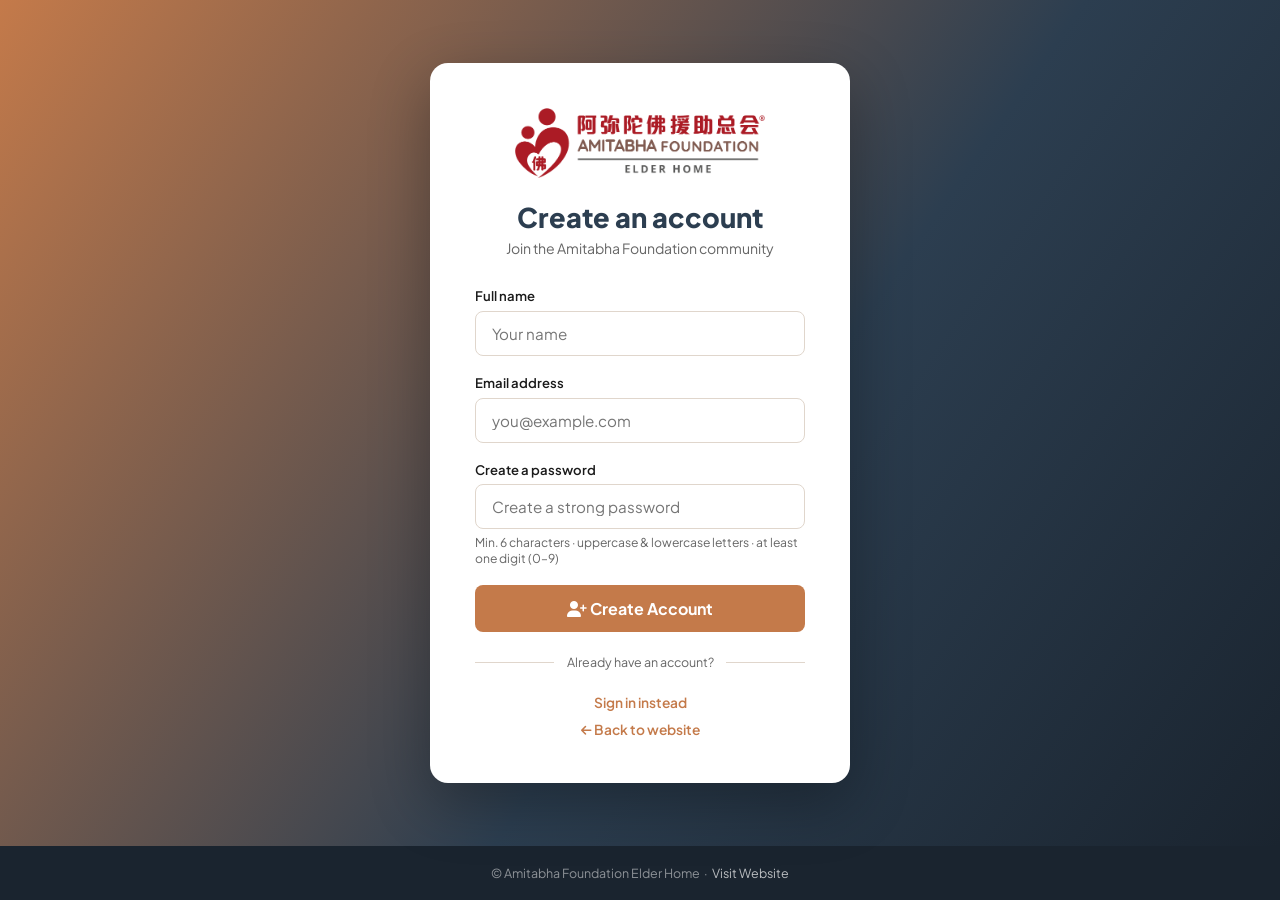
<file: signup.html>
﻿<!DOCTYPE html>
<html lang="en">
<head>
<meta charset="UTF-8"/>
<meta name="viewport" content="width=device-width,initial-scale=1"/>
<title>Create Account: Amitabha Foundation</title>
<meta name="description" content="Create your Amitabha Foundation account to join our community and support compassionate elder care in Kuala Lumpur.">
<meta name="robots" content="noindex, nofollow">
<link rel="icon" type="image/png" href="Photo/AF_EH%20ARGB%20LOGO%20.png">
  <link rel="icon" type="image/svg+xml" href="/favicon_io/EHKC_favicon.svg" />
  <link rel="apple-touch-icon" sizes="180x180" href="/favicon_io/apple-touch-icon.png" />
  <link rel="icon" type="image/png" sizes="32x32" href="/favicon_io/favicon-32x32.png" />
  <link rel="icon" type="image/png" sizes="16x16" href="/favicon_io/favicon-16x16.png" />
  <link rel="shortcut icon" href="/favicon.ico" />
  <link rel="manifest" href="/site.webmanifest" />
<script src="api-client.js"></script>
<link rel="preconnect" href="https://fonts.googleapis.com">
<link rel="preconnect" href="https://fonts.gstatic.com" crossorigin>
<link href="https://fonts.googleapis.com/css2?family=Plus+Jakarta+Sans:wght@400;500;600;700;800&family=Newsreader:ital,opsz,wght@0,6..72,400;0,6..72,500;0,6..72,600;1,6..72,400;1,6..72,500&display=swap" rel="stylesheet">
<link href="https://cdnjs.cloudflare.com/ajax/libs/font-awesome/6.5.0/css/all.min.css" rel="stylesheet">
<link rel="stylesheet" href="animations.css">
<style>
*,*::before,*::after{box-sizing:border-box;margin:0;padding:0}
:root{
  --teal-900:#1a242f;--teal-800:#2c3e50;--teal-700:#c47a4a;
  --teal-600:#d68d5b;--teal-500:#e3a681;--teal-100:#f9e6d4;
  --teal-50:#fdf2e8;--gold:#daa520;--bg:#fdf5ee;
  --text:#1a1a1a;--muted:#666;--border:#e0d6cc;
  --sans:"Plus Jakarta Sans",system-ui,sans-serif;
}
body{font-family:var(--sans);background:var(--teal-900);color:var(--text);min-height:100vh;display:flex;flex-direction:column}
.page-wrap{flex:1;display:flex;align-items:center;justify-content:center;padding:2rem 1.2rem;background:linear-gradient(125deg,var(--teal-700) 0%,var(--teal-800) 58%,var(--teal-900) 100%)}

.auth-card{background:#fff;border-radius:18px;padding:2.8rem 2.4rem;width:100%;max-width:420px;box-shadow:0 20px 60px rgba(0,0,0,.3)}
.auth-logo{height:60px;width:auto;display:block;margin:0 auto 1.4rem;object-fit:contain}
.auth-card h1{font-size:1.45rem;font-weight:800;color:var(--teal-800);text-align:center;margin-bottom:.3rem}
.auth-card .sub{font-size:.88rem;color:var(--muted);text-align:center;margin-bottom:1.9rem}

.f-group{margin-bottom:1.15rem}
.f-group label{display:block;font-size:.82rem;font-weight:600;color:var(--text);margin-bottom:.4rem}
.f-group input{width:100%;padding:.75rem 1rem;border:1.5px solid var(--border);border-radius:8px;font-size:.95rem;font-family:var(--sans);outline:none;transition:border-color .2s,box-shadow .2s;background:#fff;color:var(--text)}
.f-group input:focus{border-color:var(--teal-700);box-shadow:0 0 0 3px rgba(196,122,74,.12)}
.hint{font-size:.76rem;color:var(--muted);margin-top:.3rem}

.submit-btn{width:100%;padding:.82rem;background:var(--teal-700);color:#fff;border:none;border-radius:8px;font-size:1rem;font-weight:700;font-family:var(--sans);cursor:pointer;transition:background .2s;margin-top:.3rem;display:flex;align-items:center;justify-content:center;gap:.5rem}
.submit-btn:hover{background:var(--teal-800)}
.submit-btn:disabled{opacity:.65;cursor:not-allowed}
.submit-btn .spin{width:16px;height:16px;border:2px solid rgba(255,255,255,.4);border-top-color:#fff;border-radius:50%;animation:spin .7s linear infinite;display:none}
.submit-btn.loading .spin{display:block}
.submit-btn.loading .btn-label{display:none}
@keyframes spin{to{transform:rotate(360deg)}}

.alert{border-radius:8px;padding:.75rem 1rem;font-size:.86rem;font-weight:500;margin-bottom:1rem;display:none;align-items:flex-start;gap:.55rem}
.alert.show{display:flex}
.alert-error{background:#fef2f2;color:#b91c1c;border:1px solid #fecaca}
.alert-success{background:#f0fdf4;color:#15803d;border:1px solid #bbf7d0}

.auth-footer{margin-top:1.5rem;text-align:center;font-size:.86rem;color:var(--muted)}
.auth-footer a{color:var(--teal-700);font-weight:600;text-decoration:none}
.auth-footer a:hover{text-decoration:underline}
.divider{display:flex;align-items:center;gap:.8rem;margin:1.4rem 0}
.divider span{font-size:.78rem;color:var(--muted);white-space:nowrap}
.divider::before,.divider::after{content:'';flex:1;height:1px;background:var(--border)}

.page-foot{text-align:center;padding:1.2rem;font-size:.78rem;color:rgba(255,255,255,.5)}
.page-foot a{color:rgba(255,255,255,.7);text-decoration:none}
.page-foot a:hover{text-decoration:underline}
</style>
<link rel="stylesheet" href="responsive.css">
</head>
<body>

<div class="page-wrap">
  <div>
    <div class="auth-card">
      <img src="Photo/AF_EH%20ARGB%20LOGO%20.png" alt="Amitabha Foundation" class="auth-logo">
      <h1>Create an account</h1>
      <p class="sub">Join the Amitabha Foundation community</p>

      <div class="alert alert-error" id="err-alert">
        <i class="fa fa-circle-exclamation"></i>
        <span id="err-msg">Something went wrong.</span>
      </div>
      <div class="alert alert-success" id="ok-alert">
        <i class="fa fa-circle-check"></i>
        <span id="ok-msg">Account created! Redirecting…</span>
      </div>

      <form id="signup-form" autocomplete="on" onsubmit="doSignUp(); return false;" novalidate>
      <div class="f-group">
        <label for="inp-name">Full name</label>
        <input type="text" id="inp-name" name="name" placeholder="Your name" autocomplete="name"/>
      </div>
      <div class="f-group">
        <label for="inp-email">Email address</label>
        <input type="email" id="inp-email" name="email" placeholder="you@example.com" autocomplete="email"/>
      </div>
      <div class="f-group">
        <label for="inp-pass">Create a password</label>
        <input type="password" id="inp-pass" name="new-password" placeholder="Create a strong password" autocomplete="new-password"/>
        <p class="hint">Min. 6 characters · uppercase &amp; lowercase letters · at least one digit (0–9)</p>
      </div>

      <button type="submit" class="submit-btn" id="signup-btn">
        <div class="spin"></div>
        <span class="btn-label"><i class="fa fa-user-plus"></i> Create Account</span>
      </button>
      </form>

      <div class="divider"><span>Already have an account?</span></div>

      <div class="auth-footer">
        <a href="/login">Sign in instead</a>
      </div>
      <div class="auth-footer" style="margin-top:.6rem">
        <a href="/"><i class="fa fa-arrow-left" style="font-size:.75rem"></i> Back to website</a>
      </div>
    </div>
  </div>
</div>

<div class="page-foot">
  &copy; Amitabha Foundation Elder Home &nbsp;·&nbsp; <a href="/">Visit Website</a>
</div>

<script>
/* Redirect if already signed in */
(async () => {
  const { data: { session } } = await sb.auth.getSession();
  if (session) location.replace('dashboard.html');
})();

function showErr(msg) {
  document.getElementById('err-msg').textContent = msg;
  document.getElementById('err-alert').classList.add('show');
  document.getElementById('ok-alert').classList.remove('show');
}
function showOk(msg) {
  document.getElementById('ok-msg').textContent = msg;
  document.getElementById('ok-alert').classList.add('show');
  document.getElementById('err-alert').classList.remove('show');
}
function setLoading(on) {
  const btn = document.getElementById('signup-btn');
  btn.classList.toggle('loading', on);
  btn.disabled = on;
}

async function doSignUp() {
  document.getElementById('err-alert').classList.remove('show');
  const name  = document.getElementById('inp-name').value.trim();
  const email = document.getElementById('inp-email').value.trim();
  const pass  = document.getElementById('inp-pass').value;
  if (!name)  { showErr('Please enter your full name.'); return; }
  if (!email) { showErr('Please enter your email address.'); return; }
  if (pass.length < 6) { showErr('Password must be at least 6 characters.'); return; }
  if (!/[a-z]/.test(pass)) { showErr('Password must include at least one lowercase letter (a–z).'); return; }
  if (!/[A-Z]/.test(pass)) { showErr('Password must include at least one uppercase letter (A–Z).'); return; }
  if (!/[0-9]/.test(pass)) { showErr('Password must include at least one digit (0–9).'); return; }

  setLoading(true);

  const { data, error } = await sb.auth.signUp({
    email,
    password: pass,
    options: { data: { name } }
  });

  if (error) { setLoading(false); showErr(error.message || 'Could not create account.'); return; }

  /* If auto-confirm is enabled, session will exist immediately */
  if (data?.session) {
    /* Upsert profile as a safety net in case the trigger hasn't run yet */
    const { error: upsertErr } = await sb.from('profiles').upsert({ id: data.user.id, email, name, role: 'user' }, { onConflict: 'id', ignoreDuplicates: true });
    if (upsertErr) console.error('[DB] profile upsert failed:', upsertErr);
    showOk('Account created! Redirecting to your dashboard…');
    setTimeout(() => location.replace('dashboard.html'), 1200);
  } else {
    /* Email confirmation required */
    setLoading(false);
    showOk('Check your email to confirm your account, then sign in.');
    document.getElementById('signup-btn').style.display = 'none';
  }
}

/* Enter key is handled natively by the <form> submit event */
</script>
</body>
</html>
</file>
<file: animations.css>
/* animations.css — EHKC Website 3D & Parallax Enhancement */

/* ── HANDLEE FONT — applied to italic heading phrases only ── */
@font-face {
  font-family: "Handlee";
  src: url("Handlee-Regular.ttf") format("truetype");
  font-weight: normal;
  font-style: normal;
  font-display: swap;
}

/* Convenience variable (use --handlee anywhere you need it) */
:root {
  --handlee: "Handlee", cursive;
}

/* ── Apply Handlee to selected orange / teal coloured text elements ── */

/* Italic <em> inside headings — the shimmer-gradient orange phrases */
h1 em, h2 em, h3 em, h4 em,
h2.section-h em,
.sec-h em,
.section-h em,
.hero h1 em,
.pb-quote em,
.cta-band h2 em {
  font-family: var(--handlee) !important;
  font-style: italic;
}

/* Parallax-break quote orange span */
.pb-quote span {
  font-family: var(--handlee) !important;
}


/* ── MODERN GLASSMORPHISM ENHANCEMENTS ── */

/* Frosted-glass card base upgrade */
.svc-card,
.why-card,
.story-card,
.evt-card {
  backdrop-filter: blur(2px) saturate(140%);
  -webkit-backdrop-filter: blur(2px) saturate(140%);
}

/* Modern border-glow on hover via box-shadow ring */
.svc-card:hover,
.why-card:hover,
.story-card:hover,
.evt-card:hover {
  box-shadow:
    0 0 0 1px rgba(196,122,74,.25),
    0 20px 60px rgba(10,40,45,.14),
    0 8px 24px rgba(196,122,74,.12),
    inset 0 1px 0 rgba(255,255,255,.8);
}

/* ── CURSOR GLOW (fine pointer / desktop only) ── */
@media (pointer: fine) {
  #cursor-glow {
    position: fixed;
    width: 420px;
    height: 420px;
    border-radius: 50%;
    pointer-events: none;
    z-index: 9996;
    background: radial-gradient(
      circle at center,
      rgba(196,122,74,.07) 0%,
      rgba(218,165,32,.04) 35%,
      transparent 70%
    );
    transform: translate(-50%, -50%);
    transition: opacity .4s ease;
    opacity: 0;
  }
  body:hover #cursor-glow {
    opacity: 1;
  }
}

/* ── MODERN BUTTON PULSE ── */
@keyframes btnPulseOrange {
  0%,100% { box-shadow: 0 6px 18px rgba(196,122,74,.32), 0 0 0 0 rgba(196,122,74,.0); }
  50%      { box-shadow: 0 6px 18px rgba(196,122,74,.32), 0 0 0 8px rgba(196,122,74,.0); }
}

/* ── STAGGER CHILDREN in depth-section (first 6 direct children) ── */
.depth-section > *:nth-child(1) { transition-delay: .05s; }
.depth-section > *:nth-child(2) { transition-delay: .12s; }
.depth-section > *:nth-child(3) { transition-delay: .19s; }
.depth-section > *:nth-child(4) { transition-delay: .26s; }
.depth-section > *:nth-child(5) { transition-delay: .33s; }
.depth-section > *:nth-child(6) { transition-delay: .40s; }

/* ── MODERN SMOOTH SCROLL INDICATOR ── */
@keyframes scrollPulse {
  0%,100% { transform: translateY(0); opacity: .7; }
  50%      { transform: translateY(6px); opacity: 1; }
}

/* ── FLOATING PARTICLE MODERN ── */
@keyframes particleDrift {
  0%,100% { transform: translateY(0) translateX(0) rotate(0deg); opacity: .6; }
  33%      { transform: translateY(-22px) translateX(14px) rotate(6deg); opacity: .9; }
  66%      { transform: translateY(-10px) translateX(-10px) rotate(-4deg); opacity: .7; }
}

/* ── PAGE LOAD FADE-IN ── */
html {
  opacity: 0;
  animation: pageLoadIn 0.8s cubic-bezier(.2,.7,.3,1) forwards;
}
@keyframes pageLoadIn {
  from { opacity: 0; }
  to   { opacity: 1; }
}

/* ── LOADING BAR ── */
#loading-bar {
  position: fixed;
  top: 0;
  left: 0;
  height: 3px;
  background: linear-gradient(90deg, #c47a4a 0%, #daa520 50%, #c47a4a 100%);
  background-size: 200% 100%;
  width: 0%;
  z-index: 9999;
  box-shadow: 0 0 12px rgba(196,122,74,.6), 0 0 24px rgba(218,165,32,.3);
  animation: loadingGlow 1.2s ease-in-out infinite;
}
#loading-bar.complete {
  animation: loadingComplete .6s cubic-bezier(.2,.7,.3,1) forwards;
}
@keyframes loadingGlow {
  0%,100% { background-position: 0% 0%; opacity: 1; }
  50%      { background-position: 100% 0%; opacity: .9; }
}
@keyframes loadingComplete {
  0%   { width: 100%; opacity: 1; }
  100% { width: 100%; opacity: 0; }
}

/* ── SCROLL PROGRESS BAR ── */
#scroll-progress {
  position: fixed;
  top: 3px;
  left: 0;
  height: 2px;
  width: 0%;
  background: linear-gradient(90deg, #c47a4a, #daa520, #c47a4a);
  z-index: 9998;
  pointer-events: none;
  box-shadow: 0 0 8px rgba(196,122,74,.5);
  transition: width .15s ease-out, opacity .3s ease;
}

/* ── PAGE SHINE EFFECT ── */
#page-shine {
  position: fixed;
  top: 0;
  left: 0;
  width: 100%;
  height: 100%;
  pointer-events: none;
  z-index: 9997;
  background: linear-gradient(90deg, transparent, rgba(255,255,255,.15), transparent);
}

/* ── Perspective containers for 3D card tilt ── */
.svc-grid, .why-grid, .story-grid, .news-grid, .evt-grid {
  perspective: 1400px;
}

/* ── Floating orb keyframe (injected particles use this) ── */
@keyframes orbFloat {
  0%,100% { transform: translateY(0) translateX(0) scale(1); }
  20%      { transform: translateY(-32px) translateX(22px) scale(1.05); }
  50%      { transform: translateY(-16px) translateX(-14px) scale(0.96); }
  75%      { transform: translateY(-44px) translateX(10px) scale(1.03); }
}

/* ── Depth reveal — 3D rotateX flip as sections enter viewport ── */
.depth-section {
  opacity: 0.80;
  transform: perspective(2000px) rotateX(5deg) translateY(26px) scale(0.985);
  transform-origin: center 100%;
  transition: opacity 0.9s cubic-bezier(.2,.7,.3,1),
              transform 0.9s cubic-bezier(.2,.7,.3,1);
}
.depth-section.depth-in {
  opacity: 1;
  transform: none;
}

/* ── Hero card mouse-track tilt support ── */
.hero-card {
  transform-style: preserve-3d;
}

/* ── Shimmer sweep on hovered cards ── */
.svc-card, .why-card, .story-card {
  overflow: hidden;
}
.svc-card .card-shine,
.why-card .card-shine,
.story-card .card-shine {
  position: absolute;
  inset: 0;
  pointer-events: none;
  border-radius: inherit;
  background: linear-gradient(
    115deg,
    transparent 30%,
    rgba(255,255,255,0.08) 50%,
    transparent 70%
  );
  background-size: 200% 200%;
  opacity: 0;
  z-index: 2;
  transition: opacity 0.3s ease;
}
.svc-card:hover .card-shine,
.why-card:hover .card-shine,
.story-card:hover .card-shine {
  opacity: 1;
  animation: cardShimmer 0.6s ease forwards;
}
@keyframes cardShimmer {
  0%   { background-position: 200% 50%; }
  100% { background-position: -100% 50%; }
}

/* ── Parallax hero shapes enhanced ── */
.hero-shape {
  transition: none;
}

/* ── Animated gradient shimmer for italic section highlights ── */
@keyframes textGradientShimmer {
  0%   { background-position: 200% center; }
  100% { background-position: -200% center; }
}

h2.section-h em, .sec-h em {
  color: #c47a4a !important;
  background: none !important;
  -webkit-background-clip: unset !important;
  background-clip: unset !important;
  animation: none !important;
  text-shadow: none !important;
  font-style: italic;
  display: inline-block;
  overflow: visible;
  padding-bottom: .12em;
  line-height: 1.35;
}

/* ── Eyebrow decorative line: draw in when scrolled into view ── */
.eyebrow.aos::before {
  width: 0;
  transition: width 0.55s cubic-bezier(.2,.7,.3,1) 0.45s;
}
.eyebrow.aos.in::before {
  width: 24px;
}

/* ── Pic-photo 3D perspective hover ── */
.pic-photo {
  transition: transform 0.65s cubic-bezier(.2,.7,.3,1), box-shadow 0.65s ease;
}
.pic-photo:hover {
  transform: perspective(900px) rotateY(-6deg) translateZ(14px) scale(1.02);
  box-shadow: 24px 24px 64px rgba(6,47,49,.32), -6px -6px 24px rgba(196,122,74,.12);
}

/* ── Gallery slideshow: subtle 3D entrance via depth override ── */
.gal-track-wrap.aos {
  transform: perspective(1100px) translateY(28px) rotateX(4deg);
  opacity: 0;
  transition: opacity 0.85s cubic-bezier(.2,.7,.3,1), transform 0.85s cubic-bezier(.2,.7,.3,1);
}
.gal-track-wrap.aos.in {
  opacity: 1;
  transform: none;
}


/* ── Pic-band inner element reveal: override default aos Y-shift for horizontal ── */
.pic-photo.aos-l {
  transition: opacity 0.85s cubic-bezier(.2,.7,.3,1), transform 0.85s cubic-bezier(.2,.7,.3,1);
}

/* ── 3D preserve-3d for pic-card & hero-card (no overflow:hidden conflict) ── */
.pic-card, .about-card {
  transform-style: preserve-3d;
}

/* ── Enhanced 3D hover shadow depth — JS overrides per-card, CSS is fallback ── */
@media (prefers-reduced-motion: no-preference) {
  .svc-card:hover {
    box-shadow:
      0 22px 56px rgba(10,40,45,.12),
      0 8px 20px rgba(0,0,0,.06),
      0 2px 6px rgba(10,40,45,.04),
      inset 0 1px 0 rgba(255,255,255,.7);
  }
  .why-card:hover {
    box-shadow:
      0 18px 44px rgba(10,40,45,.14),
      0 6px 16px rgba(196,122,74,.12),
      inset 0 1px 0 rgba(255,255,255,.7);
  }
  .story-card:hover {
    box-shadow:
      0 20px 52px rgba(10,40,45,.15),
      0 7px 18px rgba(196,122,74,.11),
      inset 0 1px 0 rgba(255,255,255,.7);
  }
}


/* ── 3D stat icon on hover ── */
@media (prefers-reduced-motion: no-preference) {
  .stat:hover .stat-ic {
    transform: scale(1.15) rotateY(20deg) rotateX(-8deg);
    transition: transform 0.4s cubic-bezier(.2,.7,.3,1);
  }
}


/* ── Reduced-motion guard ── */
@media (prefers-reduced-motion: reduce) {
  .depth-section,
  .depth-section.depth-in {
    opacity: 1 !important;
    transform: none !important;
    transition: none !important;
  }
  @keyframes orbFloat   { 0%,100% { transform: none; } }
  @keyframes cardShimmer{ 0%,100% { background-position: 0 50%; } }
  #cursor-glow { display: none !important; }
}
</file>
<file: responsive.css>
/* ======================================================
   EHKC — Global Responsive Overrides (clamp-first)
   Link this LAST in <head> after all inline <style> blocks
   ====================================================== */

/* 1. Overflow guard — missing on dashboard, login, signup, admin */
html, body { overflow-x: hidden; max-width: 100%; }

/* 2. Hide cursor-glow on touch devices — better than JS width check */
@media (pointer: coarse) {
  #cursor-glow { display: none !important; }
}

/* 3. Burger tap target (appears at ≤1024px) */
@media (max-width: 1024px) {
  .burger {
    padding: 0.7rem;
    min-width: 44px;
    min-height: 44px;
    display: flex;
    justify-content: center;
    align-items: center;
  }
}

/* 4. Fluid container padding — replaces all wrap/section breakpoint overrides */
.wrap {
  padding-left:  clamp(0.7rem, 3.5vw, 1.5rem) !important;
  padding-right: clamp(0.7rem, 3.5vw, 1.5rem) !important;
}

/* 5. Fluid section vertical spacing */
.sec, .section {
  padding-top:    clamp(2rem, 7vw, 6rem) !important;
  padding-bottom: clamp(2rem, 7vw, 6rem) !important;
}
.sec-tight {
  padding-top:    clamp(1.5rem, 5vw, 4rem) !important;
  padding-bottom: clamp(1.5rem, 5vw, 4rem) !important;
}

/* 6. Fluid hero min-height — no more fixed 760px on 320px screens */
.hero { min-height: clamp(380px, 60vh, 760px) !important; }
.hero-in {
  padding: clamp(1.8rem, 6vw, 4.5rem) clamp(0.7rem, 3.5vw, 1.5rem)
           clamp(2.5rem, 8vw, 6rem) !important;
}

/* 7. Fluid hero heading — fills the range below existing clamp floors */
.hero h1  { font-size: clamp(1.55rem, 7vw, 4.6rem) !important; }
.hero-sub { font-size: clamp(0.88rem, 2.5vw, 1.05rem) !important; }

/* 8. Hero shapes scale down fluidly — prevents right-edge overflow on narrow screens */
.hero-shape.s1 {
  width:  clamp(140px, 35vw, 420px) !important;
  height: clamp(140px, 35vw, 420px) !important;
}
.hero-shape.s2 {
  width:  clamp(120px, 28vw, 340px) !important;
  height: clamp(120px, 28vw, 340px) !important;
}
@media (max-width: 360px) {
  .hero-shape.s3 { display: none; }
}

/* 9. Page hero heading (services, about, faq, jobs, stories) */
.page-hero h1 { font-size: clamp(1.5rem, 7vw, 3.5rem) !important; }

/* 10. Section headings and body copy */
h2.section-h { font-size: clamp(1.25rem, 4.5vw, 2.8rem) !important; }
.section-p   { font-size: clamp(0.88rem, 2vw, 1.05rem) !important; }

/* 11. Fluid grid gap — all multi-column grids */
.svc-grid, .why-grid, .story-grid, .stats-in,
.milestones-grid, .nums-grid, .vol-grid, .news-grid,
.steps-grid, .evt-grid, .photo-grid {
  gap: clamp(0.75rem, 2.5vw, 1.6rem) !important;
}

/* 12. Fluid card padding */
.svc-card, .why-card, .story-card, .stat,
.about-card, .mfaq-card {
  padding: clamp(1rem, 3vw, 2rem) !important;
}

/* 13. Auto-collapsing grids — column count driven by available space, not breakpoints
       min(Xpx, 100%) ensures single-column on screens narrower than X */
.svc-grid  { grid-template-columns: repeat(auto-fit, minmax(min(260px, 100%), 1fr)) !important; }
.why-grid  { grid-template-columns: repeat(auto-fit, minmax(min(220px, 100%), 1fr)) !important; }
.stats-in  { grid-template-columns: repeat(auto-fit, minmax(min(200px, 100%), 1fr)) !important; }

/* 14. Footer fluid padding */
.foot-top {
  padding: clamp(2rem, 5vw, 4.5rem) clamp(0.7rem, 3.5vw, 1.5rem) !important;
}
.foot-bot {
  padding:   clamp(0.8rem, 2vw, 1.2rem) clamp(0.7rem, 3.5vw, 1.5rem) !important;
  font-size: clamp(0.68rem, 1.8vw, 0.82rem) !important;
}

/* 15. CTA band and parallax break */
.cta-band, .pb-in {
  padding: clamp(2rem, 6vw, 5rem) clamp(0.7rem, 3.5vw, 1.5rem) !important;
}
.pb-quote { font-size: clamp(1.3rem, 4vw, 2.6rem) !important; }

/* 16. Map iframe — fluid height */
.map-iframe-wrap { height: clamp(200px, 40vw, 400px) !important; }

/* 17. Gallery thumbnails — fluid min column width */
.gal-thumbs {
  grid-template-columns: repeat(auto-fill, minmax(min(120px, 100%), 1fr)) !important;
}

/* 18. Auth pages (login / signup) — fluid card padding */
.auth-card {
  padding: clamp(1.2rem, 5vw, 2.8rem) !important;
}
.auth-logo { height: clamp(44px, 10vw, 70px) !important; }
.auth-card h1 { font-size: clamp(1.2rem, 4.5vw, 1.7rem) !important; }
.page-wrap {
  padding: clamp(1rem, 4vw, 2rem) clamp(0.5rem, 3vw, 1.5rem) !important;
}

/* 19. Form inputs — 16px prevents iOS viewport zoom on focus */
@media (max-width: 480px) {
  .f-group input, .f-group select, .f-group textarea,
  .fld input, .fld select, .fld textarea {
    font-size: 16px;
    min-height: 44px;
    padding: 0.75rem 0.85rem;
  }
}

/* 20. Admin page — fluid padding throughout */
.admin-main { padding: clamp(0.6rem, 2.5vw, 1.5rem) !important; }
.form-card  { padding: clamp(0.9rem, 3vw, 1.8rem) !important; }
.stat-card  { padding: clamp(0.7rem, 2.5vw, 1.2rem) !important; }
.stat-card .num { font-size: clamp(1.3rem, 4vw, 1.8rem) !important; }
.modal      { padding: clamp(1rem, 3.5vw, 2rem) !important; }

/* Fix mob-tabs sliding under sticky header (header = 60px) */
@media (max-width: 720px) {
  .mob-tabs { top: 60px; }
}

/* Admin mobile form buttons */
@media (max-width: 480px) {
  .btn-row { flex-direction: column; gap: 0.6rem; }
  .btn-row .btn { width: 100%; justify-content: center; }
  .mob-tab {
    padding:   clamp(0.4rem, 1.8vw, 0.8rem) clamp(0.4rem, 2vw, 1rem);
    font-size: clamp(0.72rem, 1.8vw, 0.88rem);
  }
}

/* 21. Dashboard — fluid padding */
main {
  padding: clamp(1rem, 3.5vw, 2rem) clamp(0.6rem, 3vw, 1.5rem)
           clamp(1.8rem, 5vw, 3rem) !important;
}
.dash-card { padding: clamp(0.9rem, 3vw, 1.5rem) !important; }
.info-card { padding: clamp(1rem, 3vw, 1.8rem) !important; }
.dash-hero { padding: clamp(1rem, 3.5vw, 2rem) !important; }
.dash-hero-info h1 { font-size: clamp(1.2rem, 4vw, 1.8rem) !important; }

/* 22. Jobs page */
.job-card  { padding: clamp(1rem, 3vw, 2rem) !important; }
.job-apply { min-height: 44px; }
@media (max-width: 480px) {
  .job-apply { width: 100%; justify-content: center; }
  .hb-cta a  { width: 100%; justify-content: center; min-height: 44px; }
}

/* 23. Suppress heavy 3D/animation effects on narrow screens */
@media (max-width: 480px) {
  .depth-section { transform: none !important; opacity: 1 !important; }
  .stat:hover, .svc-card:hover, .why-card:hover, .story-card:hover {
    transform: translateY(-3px);
  }
}
@media (max-width: 360px) {
  .pb-c       { animation: none; }
  .hero-trust { display: none; }
}

/* 24. About image — desktop keeps 5/6 ratio + 3D tilt
        mobile gets elongated 9/16 (phone-screen ratio) with no tilt */
@media (max-width: 640px) {
  .about-img {
    aspect-ratio: 9 / 16 !important;
    max-height: none !important;
    transform: none !important;
    border-radius: 28px !important;
    box-shadow:
      0 24px 60px rgba(0,0,0,.22),
      0 4px 16px rgba(196,122,74,.18) !important;
    background-position: center top !important;
  }
  .about-media:hover .about-img {
    transform: none !important;
  }
  .about-media { padding-bottom: 1rem !important; }
}
</file>
